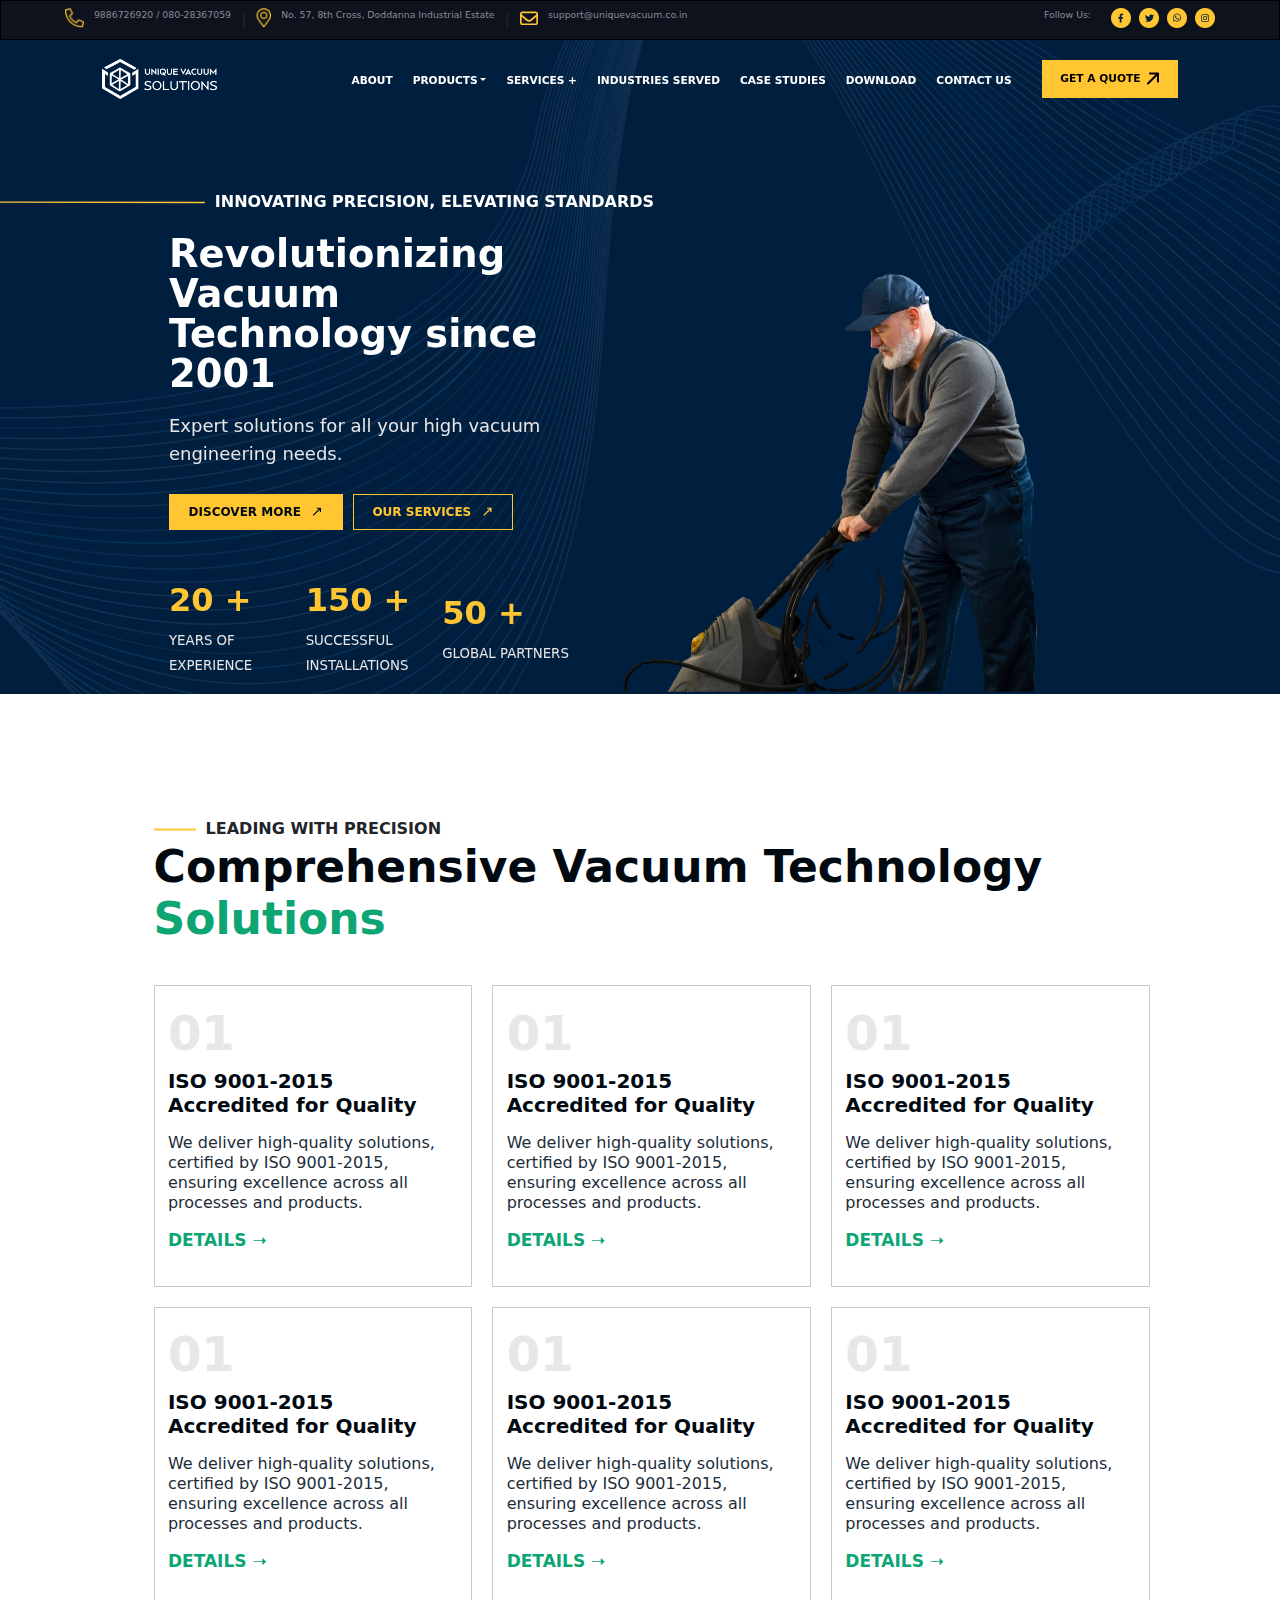
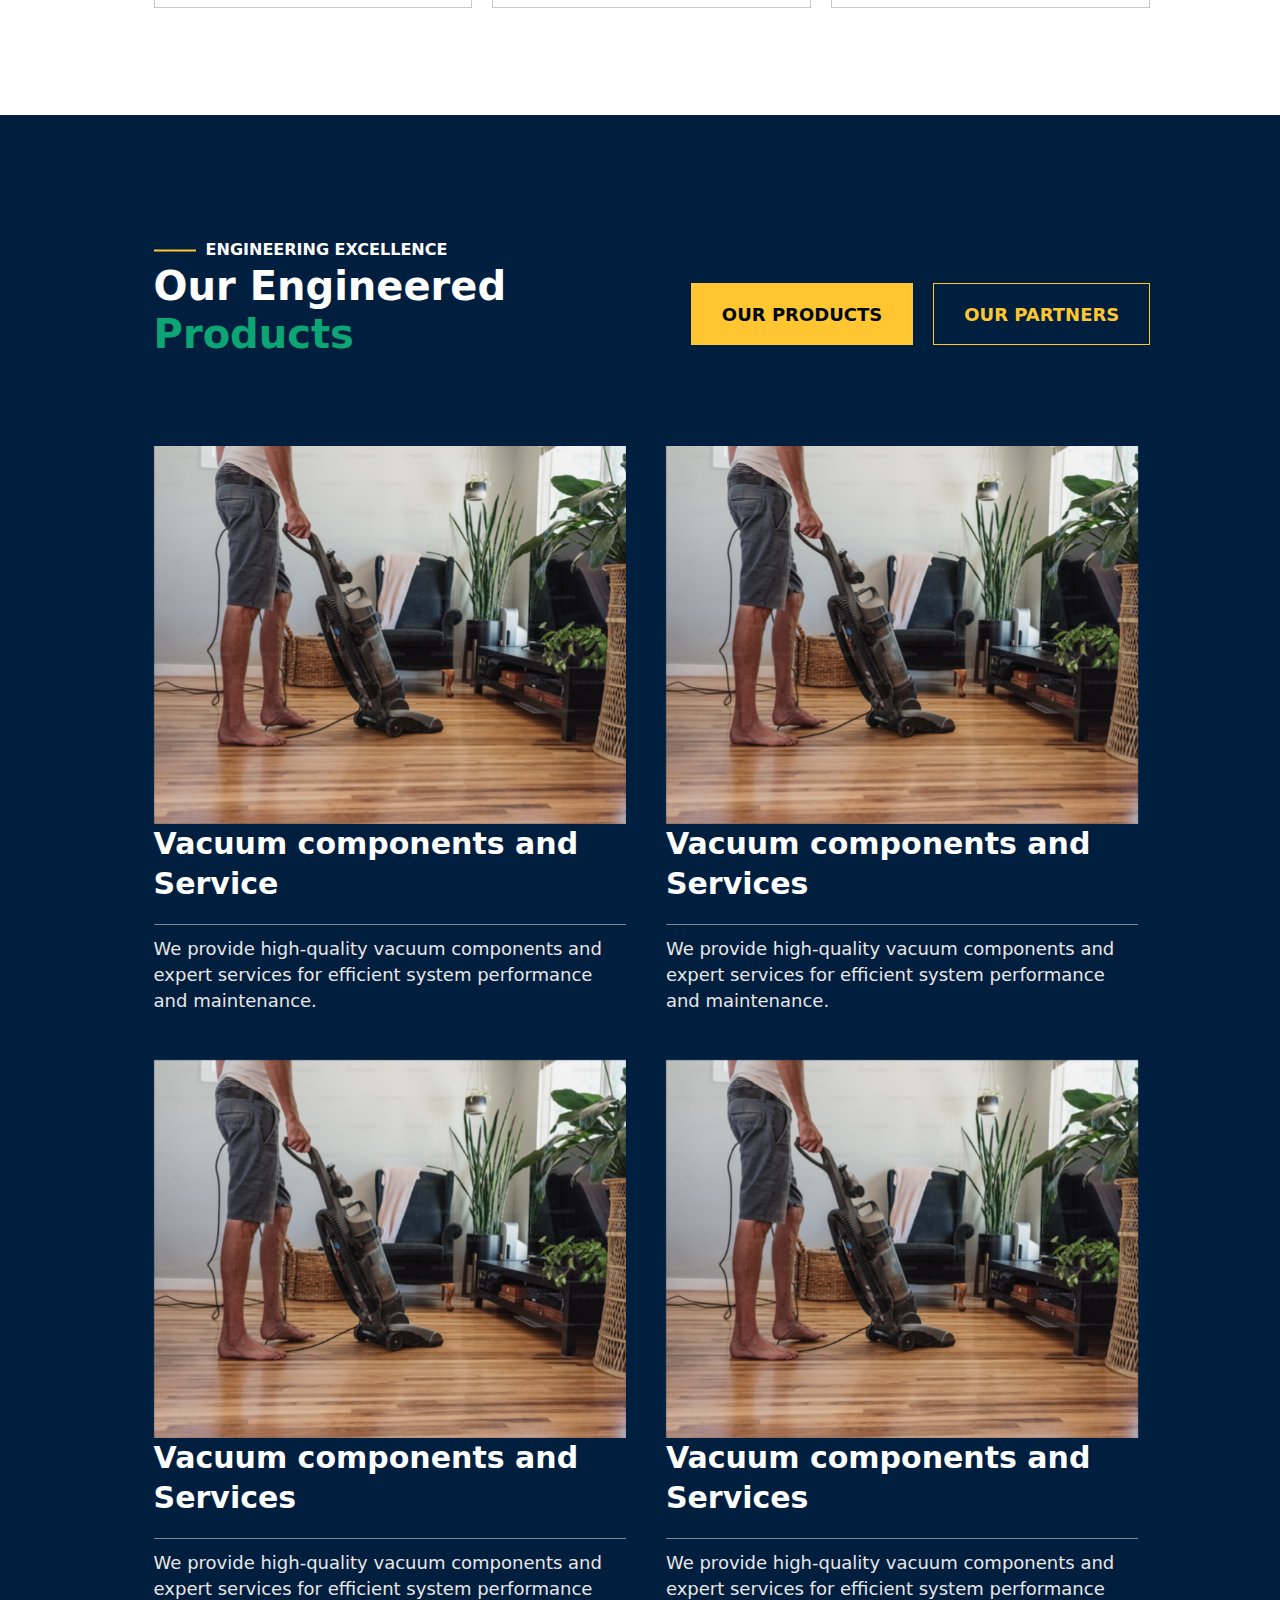
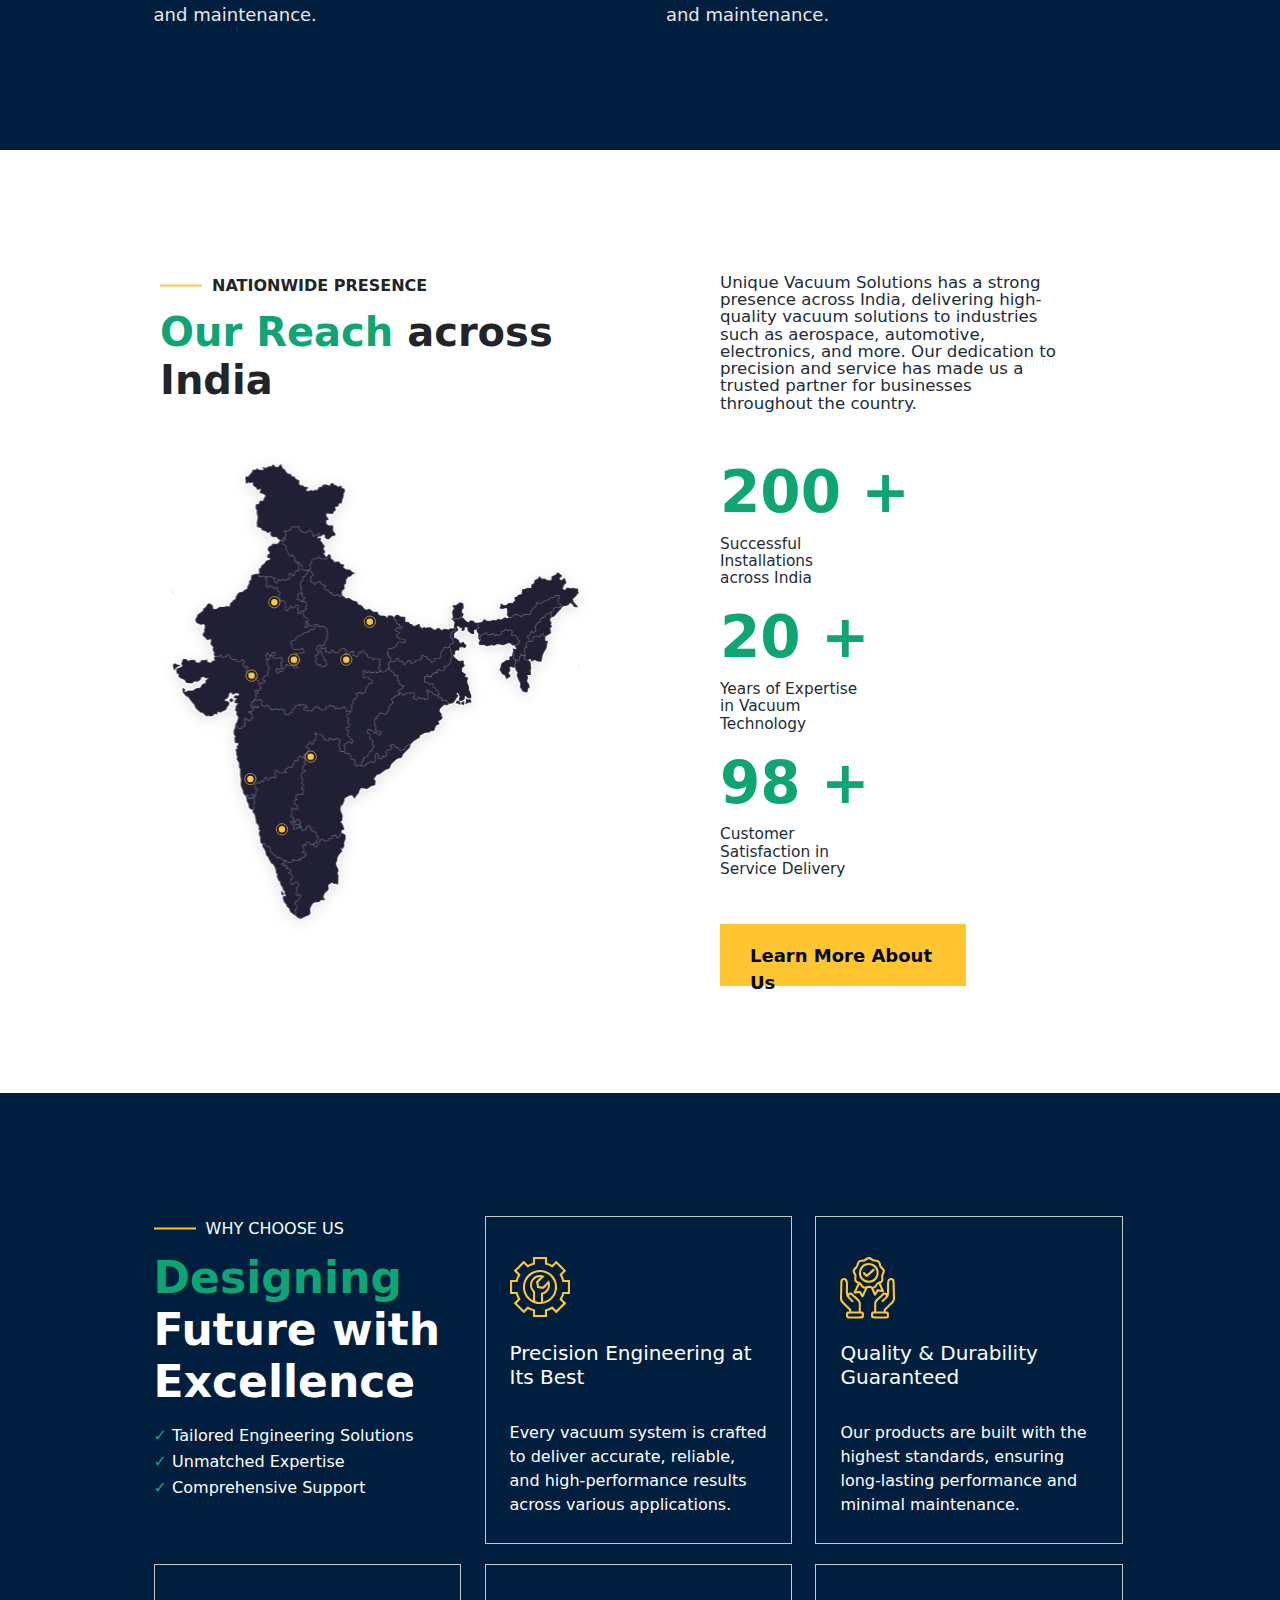
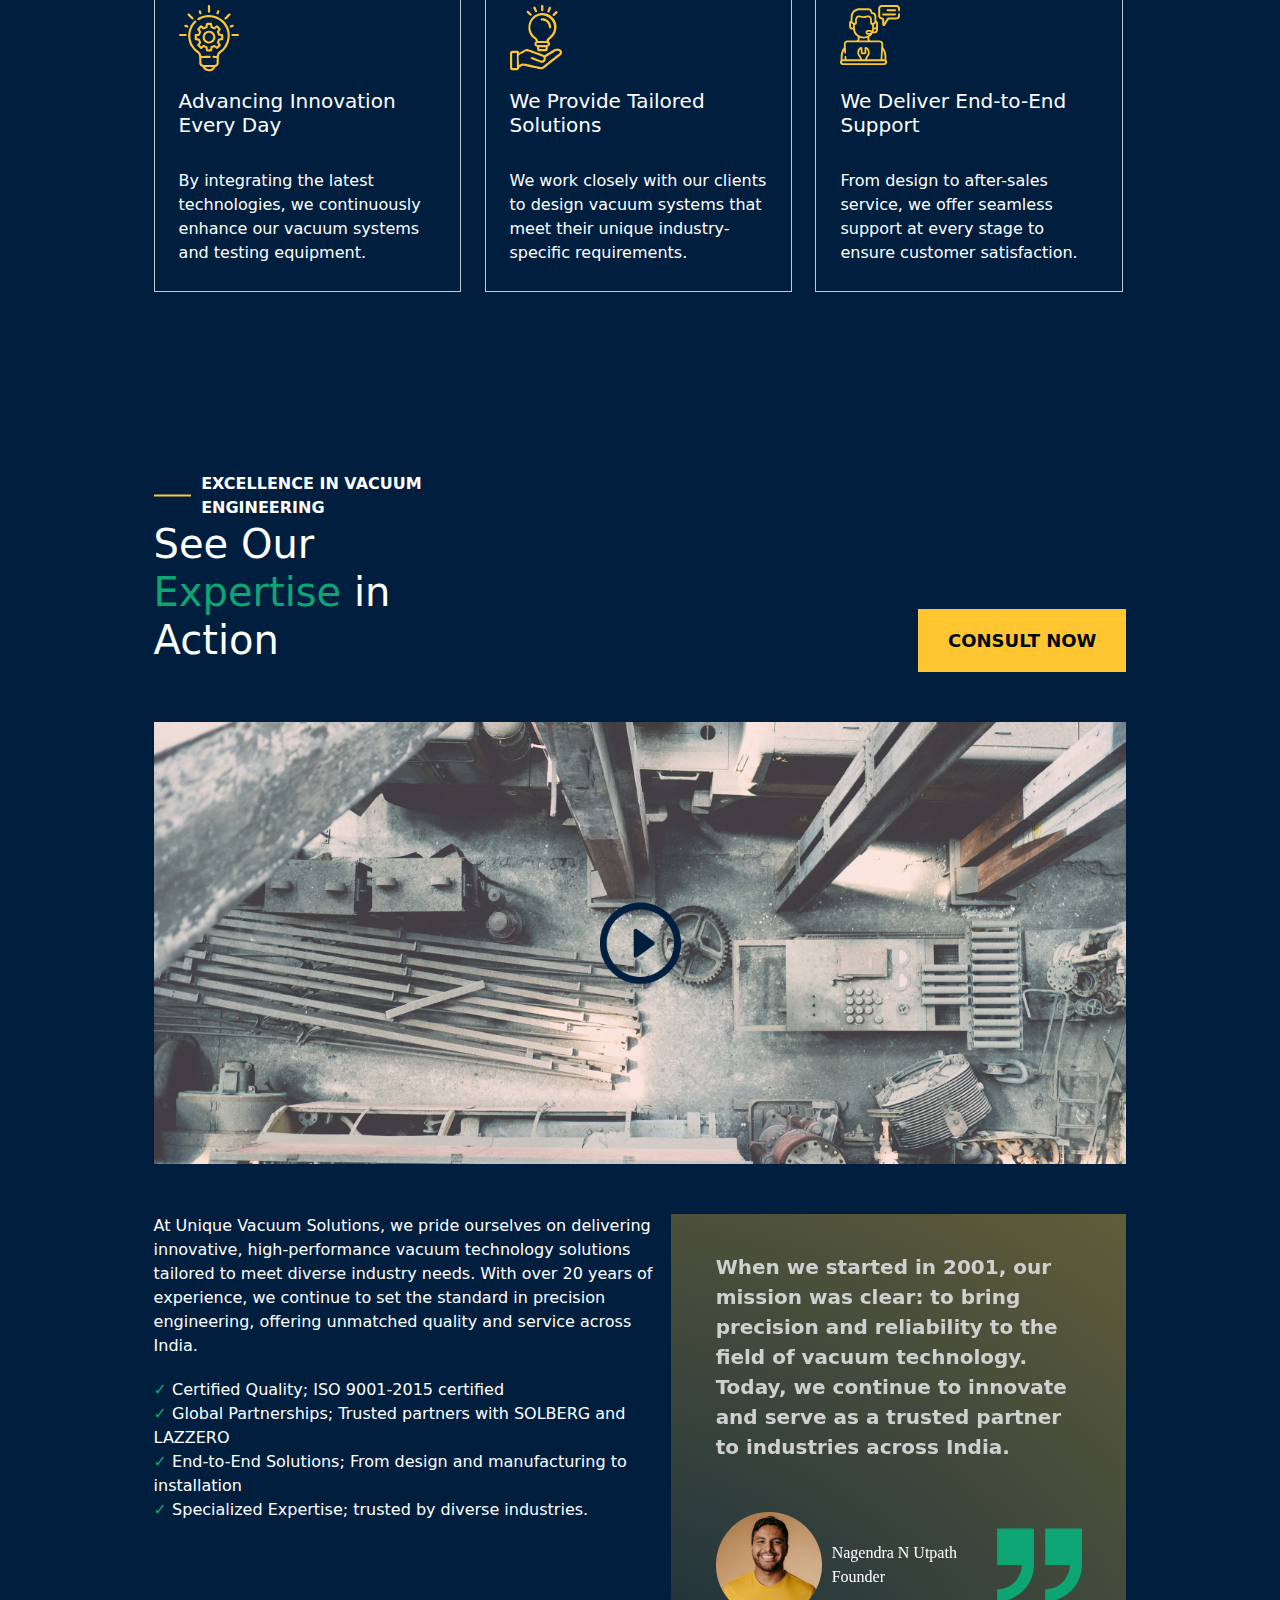
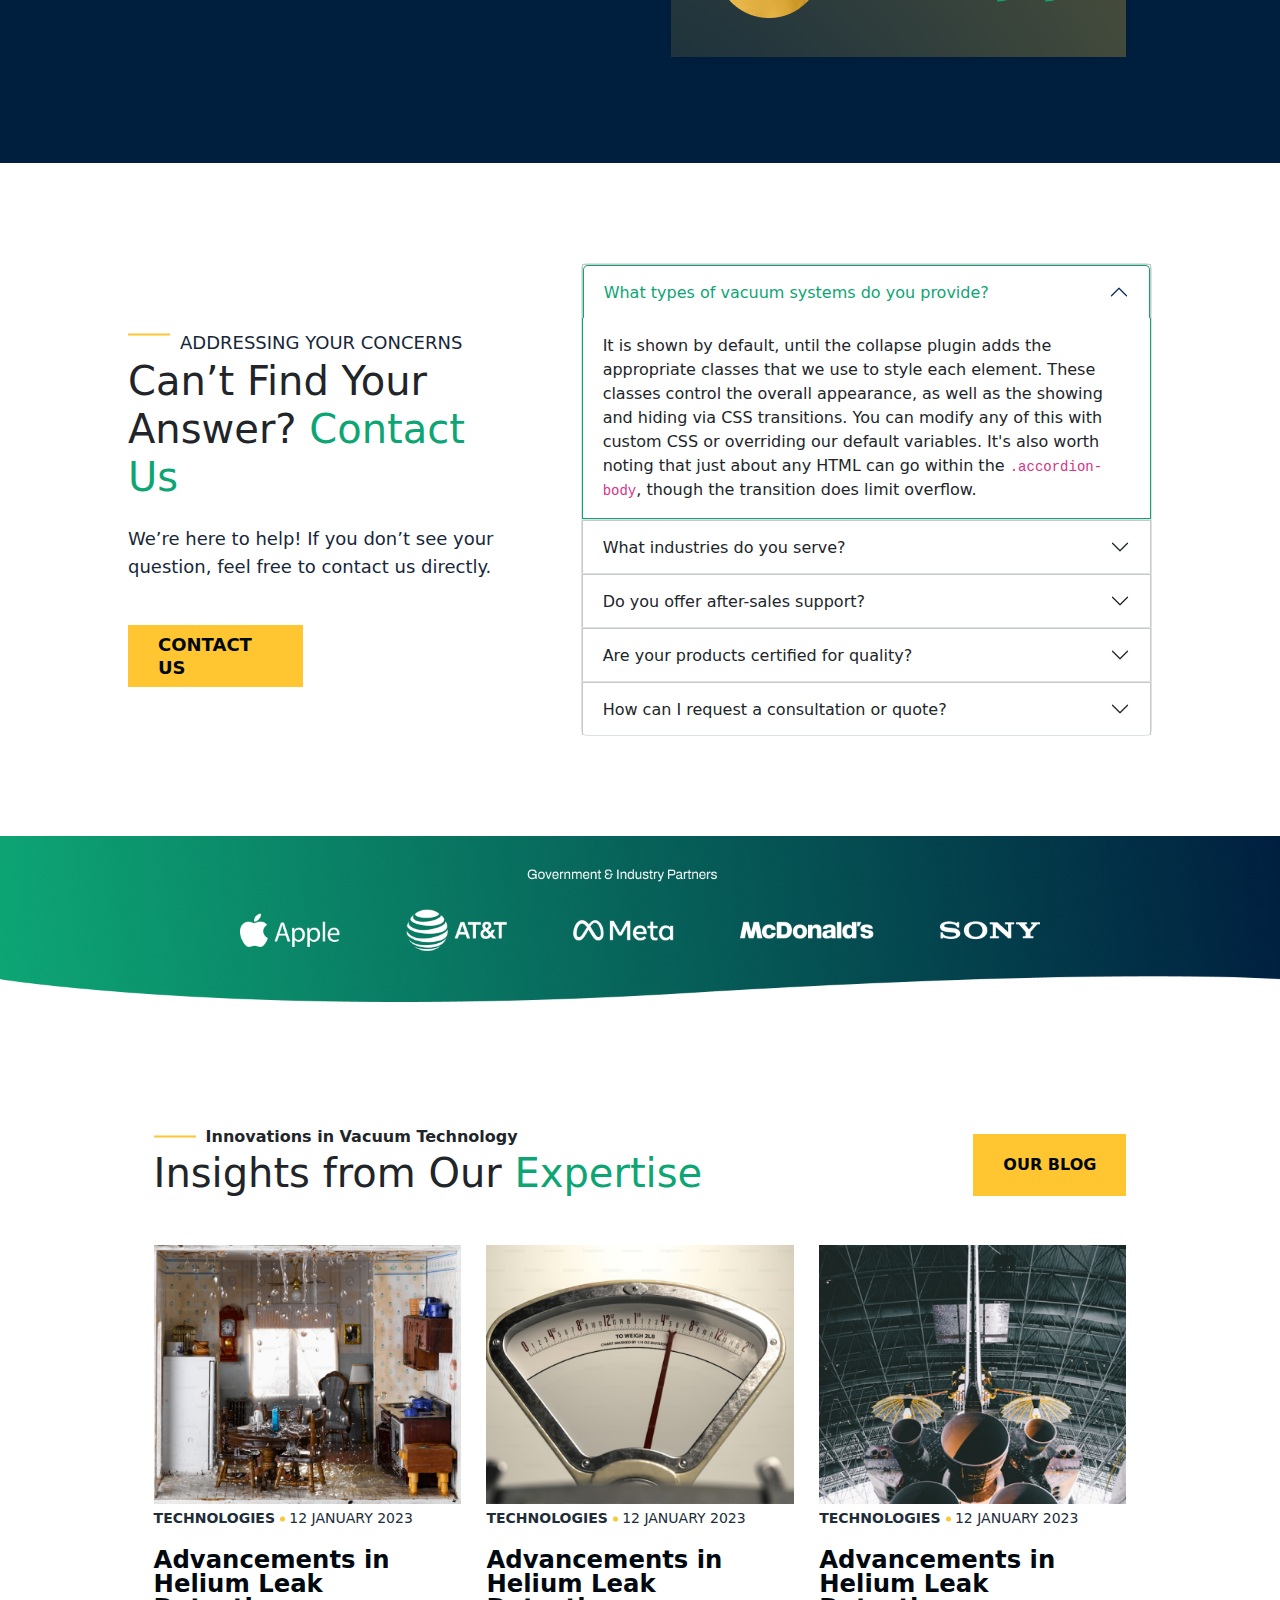
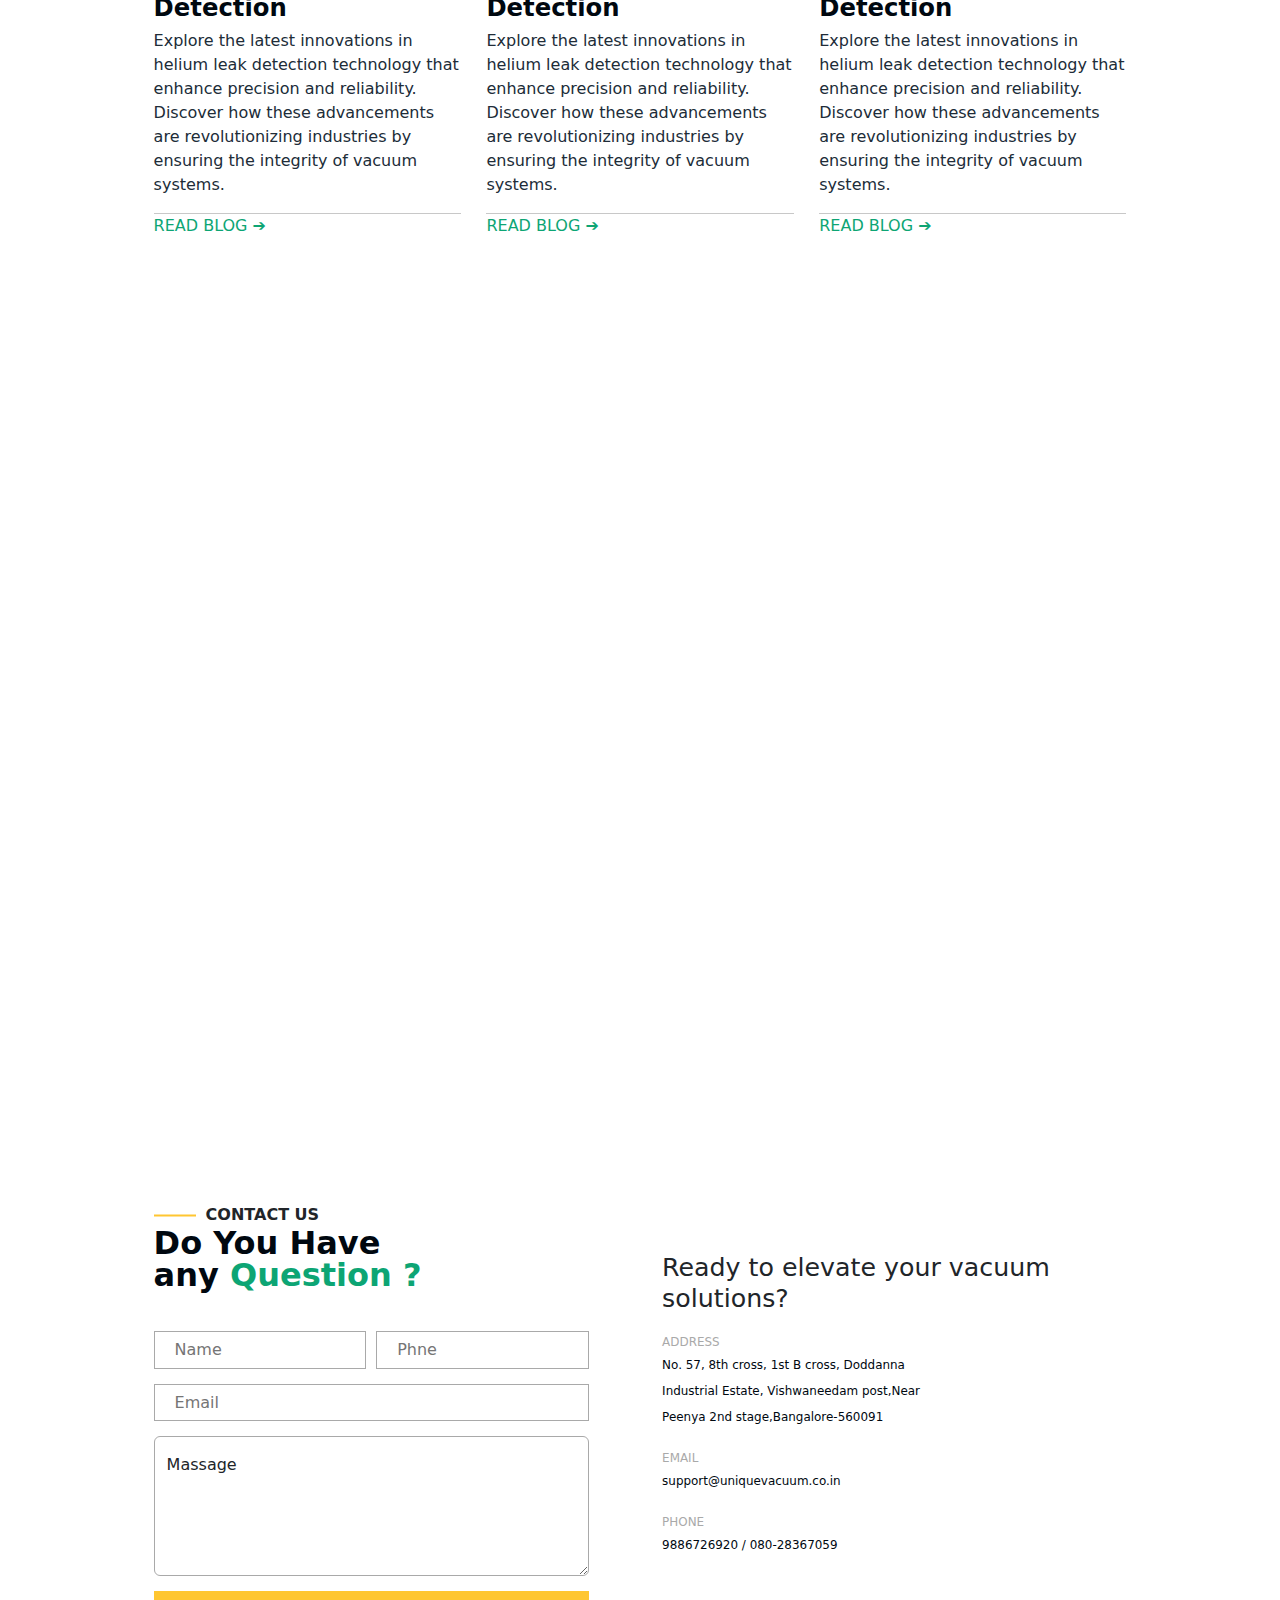
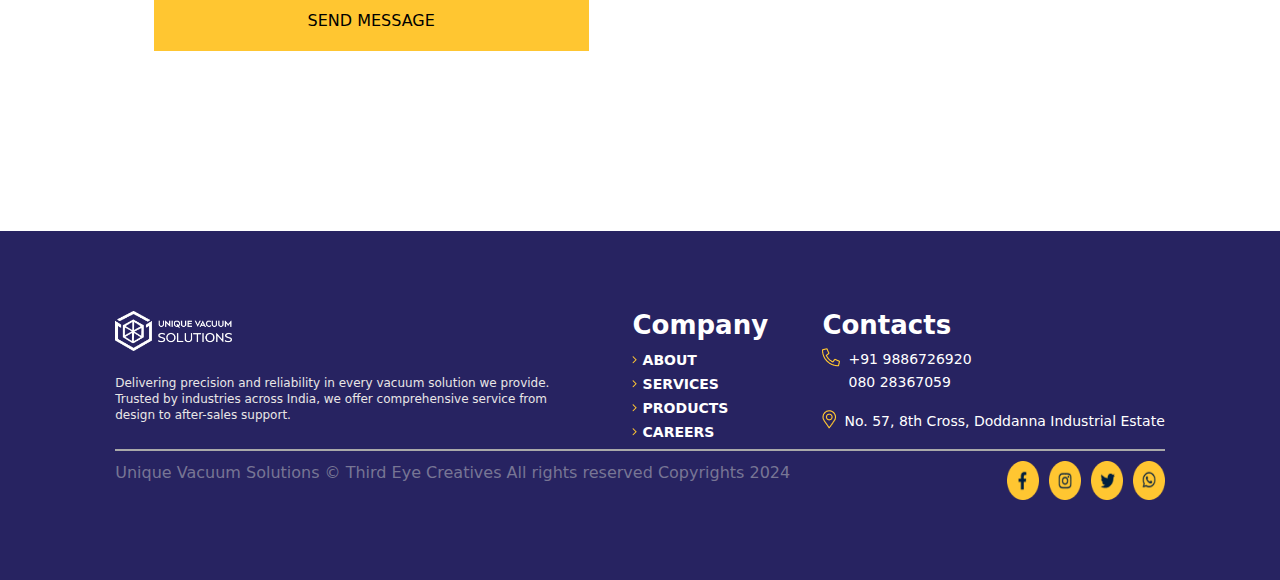
<file: index.html>
<!DOCTYPE html>
<html lang="en">
  <head>
    <meta charset="UTF-8" />
    <meta name="viewport" content="width=device-width, initial-scale=1.0" />
    <title>UVC</title>
    <link rel="stylesheet" href="./assests/css/style.css" />
    <link rel="stylesheet" href="./assests/css/navigation.css" />
    <link rel="stylesheet" href="./assests/css/footer.css">
    <link
      rel="stylesheet"
      href="./OwlCarousel2-master/OwlCarousel2-master/dist/assets/owl.carousel.min.css"
    />
    <link
      rel="stylesheet"
      href="./OwlCarousel2-master/OwlCarousel2-master/dist/assets/owl.theme.default.min.css"
    />

    <link
      rel="stylesheet"
      href="./bootstrap-5.3.3-dist/css/bootstrap.min.css"
    />
  </head>
  <style>
  @media (max-width: 1024px) {
    .d-mobile {
      display: block !important;
    }
    .d-desktop {
      display: none !important;
    }
  }

  @media (min-width: 1024px) {
    .d-mobile {
      display: none !important;
    }
    .d-desktop {
      display: block !important;
    }
  }
</style>
  <body>
    <div class="d-desktop d-none d-md-block">
      <nav>
        <div class="contanctNav">
          <div class="contacts">
            <div>
              <img src="./assests/img/call.png" alt="" />
              <p>9886726920 / 080-28367059</p>
            </div>
            |
            <div>
              <img src="./assests/img/mapdot.png" alt="" />
              <p>No. 57, 8th Cross, Doddanna Industrial Estate</p>
            </div>
            |
            <div>
              <img src="./assests/img/msg.svg" alt="" width="18px" />
              <p>support@uniquevacuum.co.in</p>
            </div>
          </div>
          <div class="socialNav">
            <p>Follow Us:</p>
            <div>
              <img src="./assests/img/1fb.png" alt="" />
              <img src="./assests/img/twitter1.png" alt="" />
              <img src="./assests/img/whapp1.png" alt="" />
              <img src="./assests/img/insta1.png" alt="" />
            </div>
          </div>
        </div>
        <div class="navigationBox navigationBox2" id="navBarBox"></div>
      </nav>
    </div>
    <!-- nav mobile -->
    <div class="d-mobile d-block d-md-none" id="navBarMobile">
    </div>

    <!-- BODY -->
    <div class="body">
      <!-- Hero -->
      <!-- <div class="d-none d-md-block"> -->
        <div class="hero">
          <div class="owl-carousel" id="heroCarousel">
            <div class="item">
              <div class="lineText">
                <svg
                  xmlns="http://www.w3.org/2000/svg"
                  width="16vw"
                  height="3"
                  viewBox="0 0 319 3"
                  fill="none"
                >
                  <path
                    d="M-37 1L318 1.5"
                    stroke="#FFC631"
                    stroke-width="2"
                    stroke-linecap="square"
                  />
                </svg>
                <p>INNOVATING PRECISION, ELEVATING STANDARDS</p>
              </div>
              <div class="heroBotDiv">
                <div class="leftBotHero">
                  <h1>Revolutionizing Vacuum Technology since 2001</h1>
                  <p>
                    Expert solutions for all your high vacuum engineering needs.
                  </p>
                  <div class="heroBtns">
                    <button>DISCOVER MORE <span class="arrow">↗</span></button>
                    <button>OUR SERVICES<span class="arrow">↗</span></button>
                  </div>
                  <div class="heroCredits">
                    <div>
                      <h1>20 +</h1>
                      <p>YEARS OF EXPERIENCE</p>
                    </div>
                    <div>
                      <h1>150 +</h1>
                      <p>SUCCESSFUL INSTALLATIONS</p>
                    </div>
                    <div>
                      <h1>50 +</h1>
                      <p>GLOBAL PARTNERS</p>
                    </div>
                  </div>
                </div>
                <div class="rightBotHero">
                  <img src="./assests/img/man.png" alt="" />
                </div>
              </div>
            </div>
            <!-- <div class="item">item 4</div> -->
          </div>
        </div>
      <!-- </div> -->

      <!-- solutions -->

      <div class="solutions" id="solutions">
        <div class="lineText">
          <svg
            xmlns="http://www.w3.org/2000/svg"
            width="42"
            height="3"
            viewBox="0 0 42 3"
            fill="none"
          >
            <path
              d="M1 1.5H41"
              stroke="#FFC631"
              stroke-width="2"
              stroke-linecap="square"
            />
          </svg>
          <p>LEADING WITH PRECISION</p>
        </div>
        <div class="solutionsheading">
          <h1>
            Comprehensive Vacuum Technology
            <span style="color: #0da574">Solutions</span>
          </h1>
        </div>
        <div class="solutionGrid">
          <div class="solutionGridBox">
            <h1>01</h1>
            <p class="solGridpara1">ISO 9001-2015 Accredited for Quality</p>
            <p class="solGridpara2">
              We deliver high-quality solutions, certified by ISO 9001-2015,
              ensuring excellence across all processes and products.
            </p>
            <p class="solGridpara3">DETAILS ➝</p>
          </div>
          <div class="solutionGridBox">
            <h1>01</h1>
            <p class="solGridpara1">ISO 9001-2015 Accredited for Quality</p>
            <p class="solGridpara2">
              We deliver high-quality solutions, certified by ISO 9001-2015,
              ensuring excellence across all processes and products.
            </p>
            <p class="solGridpara3">DETAILS ➝</p>
          </div>
          <div class="solutionGridBox">
            <h1>01</h1>
            <p class="solGridpara1">ISO 9001-2015 Accredited for Quality</p>
            <p class="solGridpara2">
              We deliver high-quality solutions, certified by ISO 9001-2015,
              ensuring excellence across all processes and products.
            </p>
            <p class="solGridpara3">DETAILS ➝</p>
          </div>
          <div class="solutionGridBox">
            <h1>01</h1>
            <p class="solGridpara1">ISO 9001-2015 Accredited for Quality</p>
            <p class="solGridpara2">
              We deliver high-quality solutions, certified by ISO 9001-2015,
              ensuring excellence across all processes and products.
            </p>
            <p class="solGridpara3">DETAILS ➝</p>
          </div>
          <div class="solutionGridBox">
            <h1>01</h1>
            <p class="solGridpara1">ISO 9001-2015 Accredited for Quality</p>
            <p class="solGridpara2">
              We deliver high-quality solutions, certified by ISO 9001-2015,
              ensuring excellence across all processes and products.
            </p>
            <p class="solGridpara3">DETAILS ➝</p>
          </div>
          <div class="solutionGridBox">
            <h1>01</h1>
            <p class="solGridpara1">ISO 9001-2015 Accredited for Quality</p>
            <p class="solGridpara2">
              We deliver high-quality solutions, certified by ISO 9001-2015,
              ensuring excellence across all processes and products.
            </p>
            <p class="solGridpara3">DETAILS ➝</p>
          </div>
        </div>
      </div>
      <!-- </div> -->
      <!-- product -->

      <div class="product" id="product">
        <div class="lineText">
          <svg
            xmlns="http://www.w3.org/2000/svg"
            width="42"
            height="3"
            viewBox="0 0 42 3"
            fill="none"
          >
            <path
              d="M1 1.5H41"
              stroke="#FFC631"
              stroke-width="2"
              stroke-linecap="square"
            />
          </svg>
          <p style="color: white">ENGINEERING EXCELLENCE</p>
        </div>
        <div class="productHead">
          <div class="producth1">
            <h1>
              Our Engineered
              <span style="color: #0da574">Products</span>
            </h1>
          </div>
          <div class="productHeadBtn">
            <div>OUR PRODUCTS</div>
            <div class="productHeadBtn2">OUR PARTNERS</div>
          </div>
        </div>
        <div class="productGrid">
          <div class="productGridBox">
            <div class="productGridImg">
              <img src="./assests/img/Mask.png" class="productImgs" alt="" />
              <div class="productImgMiddle">
                <div class="text">View Details</div>
              </div>
            </div>
            <h1>Vacuum components and Service</h1>
            <div class="productBoxLine">
              <svg
                xmlns="http://www.w3.org/2000/svg"
                width="100%"
                height="1"
                viewBox="0 0 627 1"
                fill="none"
              >
                <path d="M1 0.5H626" stroke="#A9A9A9" stroke-linecap="square" />
              </svg>
            </div>
            <p>
              We provide high-quality vacuum components and expert services for
              efficient system performance and maintenance.
            </p>
          </div>
          <div class="productGridBox">
            <div class="productGridImg">
              <img src="./assests/img/Mask.png" class="productImgs" alt="" />
              <div class="productImgMiddle">
                <div class="text">View Details</div>
              </div>
            </div>
            <h1>Vacuum components and Services</h1>
            <div class="productBoxLine">
              <svg
                xmlns="http://www.w3.org/2000/svg"
                width="100%"
                height="1"
                viewBox="0 0 627 1"
                fill="none"
              >
                <path d="M1 0.5H626" stroke="#A9A9A9" stroke-linecap="square" />
              </svg>
            </div>
            <p>
              We provide high-quality vacuum components and expert services for
              efficient system performance and maintenance.
            </p>
          </div>
          <div class="productGridBox">
            <div class="productGridImg">
              <img src="./assests/img/Mask.png" class="productImgs" alt="" />
              <div class="productImgMiddle">
                <div class="text">View Details</div>
              </div>
            </div>
            <h1>Vacuum components and Services</h1>
            <div class="productBoxLine">
              <svg
                xmlns="http://www.w3.org/2000/svg"
                width="100%"
                height="1"
                viewBox="0 0 627 1"
                fill="none"
              >
                <path d="M1 0.5H626" stroke="#A9A9A9" stroke-linecap="square" />
              </svg>
            </div>
            <p>
              We provide high-quality vacuum components and expert services for
              efficient system performance and maintenance.
            </p>
          </div>
          <div class="productGridBox">
            <div class="productGridImg">
              <img src="./assests/img/Mask.png" class="productImgs" alt="" />
              <div class="productImgMiddle">
                <div class="text">View Details</div>
              </div>
            </div>
            <h1>Vacuum components and Services</h1>
            <div class="productBoxLine">
              <svg
                xmlns="http://www.w3.org/2000/svg"
                width="100%"
                height="1"
                viewBox="0 0 627 1"
                fill="none"
              >
                <path d="M1 0.5H626" stroke="#A9A9A9" stroke-linecap="square" />
              </svg>
            </div>
            <p>
              We provide high-quality vacuum components and expert services for
              efficient system performance and maintenance.
            </p>
          </div>
        </div>
      </div>

      <!-- map -->

      <div class="map" id="map">
        <div class="mapRight">
          <div class="lineText">
            <svg
              xmlns="http://www.w3.org/2000/svg"
              width="42"
              height="3"
              viewBox="0 0 42 3"
              fill="none"
            >
              <path
                d="M1 1.5H41"
                stroke="#FFC631"
                stroke-width="2"
                stroke-linecap="square"
              />
            </svg>
            <p>NATIONWIDE PRESENCE</p>
          </div>
          <div class="maph1">
            <h1>
              <span style="color: #0da574">Our Reach</span>
              across India
            </h1>
          </div>
          <div class="mapbox">
            <img src="./assests/img/map-dot.svg" alt="" />
          </div>
        </div>
        <div class="mapLeft">
          <p class="mapTopP">
            Unique Vacuum Solutions has a strong presence across India,
            delivering high-quality vacuum solutions to industries such as
            aerospace, automotive, electronics, and more. Our dedication to
            precision and service has made us a trusted partner for businesses
            throughout the country.
          </p>
          <div class="mapLeftStats">
            <div class="mapLeftNum">
              <h1>200 +</h1>
              <p>Successful Installations across India</p>
            </div>
            <div class="mapLeftNum">
              <h1>20 +</h1>
              <p>Years of Expertise in Vacuum Technology</p>
            </div>
            <div class="mapLeftNum">
              <h1>98 +</h1>
              <p>Customer Satisfaction in Service Delivery</p>
            </div>
          </div>
          <div class="mapDiv">Learn More About Us</div>
        </div>
      </div>
      <!-- </div> -->

      <!-- future -->

      <div class="future" id="future">
        <div class="futureGrid">
          <div class="futureGridBox">
            <div class="lineText">
              <svg
                xmlns="http://www.w3.org/2000/svg"
                width="42"
                height="3"
                viewBox="0 0 42 3"
                fill="none"
              >
                <path
                  d="M1 1.5H41"
                  stroke="#FFC631"
                  stroke-width="2"
                  stroke-linecap="square"
                />
              </svg>
              <p style="color: white">WHY CHOOSE US</p>
            </div>
            <h1>
              <span style="color: #0da574">Designing</span> Future with
              Excellence
            </h1>
            <p>
              <span style="color: #0da574">✓ </span> Tailored Engineering
              Solutions
            </p>
            <p><span style="color: #0da574">✓ </span>Unmatched Expertise</p>
            <p><span style="color: #0da574">✓ </span> Comprehensive Support</p>
          </div>
          <div class="futureGridBox1">
            <div class="futureBoxicon">
              <svg
                xmlns="http://www.w3.org/2000/svg"
                width="60"
                height="60"
                viewBox="0 0 60 60"
                fill="none"
              >
                <path
                  d="M22.9688 0C27.6094 0 32.25 0 37.0312 0C37.0312 1.97227 37.0312 3.94453 37.0312 5.97656C37.3793 6.05391 37.7273 6.13125 38.0859 6.21094C38.2767 6.27288 38.4661 6.33954 38.6522 6.41418C38.7474 6.4522 38.8427 6.49021 38.9408 6.52937C39.0868 6.58927 39.0868 6.58927 39.2358 6.65039C39.3379 6.69139 39.4399 6.73238 39.5451 6.77462C40.2446 7.05988 40.9089 7.37789 41.5649 7.7536C41.8291 7.88258 41.8291 7.88258 42.0617 7.76435C42.3167 7.60992 42.5031 7.44696 42.7129 7.23558C42.7903 7.15818 42.8677 7.08077 42.9474 7.00102C43.0296 6.91764 43.1118 6.83426 43.1964 6.74835C43.2816 6.66285 43.3668 6.57734 43.4545 6.48925C43.7261 6.21636 43.9968 5.94267 44.2676 5.66895C44.4517 5.48365 44.6359 5.29841 44.8201 5.11322C45.2713 4.65943 45.7218 4.20492 46.1719 3.75C46.7905 4.26687 47.3668 4.81152 47.9352 5.38279C48.0256 5.47319 48.116 5.56358 48.2091 5.65672C48.5055 5.95318 48.8015 6.25006 49.0974 6.54694C49.3038 6.75352 49.5102 6.96008 49.7166 7.16661C50.258 7.70847 50.7991 8.25069 51.3401 8.79297C51.8929 9.34703 52.4461 9.90069 52.9992 10.4544C54.0831 11.5396 55.1667 12.6251 56.25 13.7109C55.5151 14.578 55.5151 14.578 55.1551 14.9363C55.0871 15.0043 55.0191 15.0723 54.9491 15.1423C54.8784 15.2124 54.8077 15.2825 54.7348 15.3548C54.6604 15.429 54.5859 15.5033 54.5092 15.5798C54.2743 15.8141 54.039 16.0479 53.8037 16.2817C53.6432 16.4417 53.4826 16.6017 53.3221 16.7617C52.9312 17.1513 52.5399 17.5406 52.1484 17.9297C52.2745 18.3212 52.4019 18.6992 52.5861 19.0672C52.6241 19.1447 52.662 19.2222 52.7012 19.302C52.7611 19.4239 52.7611 19.4239 52.8223 19.5483C53.1652 20.2608 53.4677 20.9778 53.7305 21.7236C53.7603 21.8079 53.7902 21.8922 53.821 21.979C53.939 22.3235 54.0234 22.602 54.0234 22.9688C55.9957 22.9688 57.968 22.9688 60 22.9688C60 27.6094 60 32.25 60 37.0312C58.0277 37.0312 56.0555 37.0312 54.0234 37.0312C53.9461 37.3793 53.8688 37.7273 53.7891 38.0859C53.7271 38.2767 53.6605 38.4661 53.5858 38.6522C53.5478 38.7474 53.5098 38.8427 53.4706 38.9408C53.4307 39.0382 53.3908 39.1355 53.3496 39.2358C53.3086 39.3379 53.2676 39.4399 53.2254 39.5451C52.9401 40.2446 52.6221 40.9089 52.2464 41.5649C52.1174 41.8291 52.1174 41.8291 52.2357 42.0617C52.3901 42.3167 52.553 42.5031 52.7644 42.7129C52.8418 42.7903 52.9192 42.8677 52.999 42.9474C53.0824 43.0296 53.1657 43.1118 53.2516 43.1964C53.3372 43.2816 53.4227 43.3668 53.5108 43.4545C53.7836 43.7261 54.0573 43.9968 54.3311 44.2676C54.5163 44.4517 54.7016 44.6359 54.8868 44.8201C55.3406 45.2713 55.7951 45.7218 56.25 46.1719C55.7331 46.7905 55.1885 47.3668 54.6172 47.9352C54.5268 48.0256 54.4364 48.116 54.3433 48.2091C54.0468 48.5055 53.7499 48.8015 53.4531 49.0974C53.2465 49.3038 53.0399 49.5102 52.8334 49.7166C52.2915 50.258 51.7493 50.7991 51.207 51.3401C50.653 51.8929 50.0993 52.4461 49.5456 52.9992C48.4604 54.0831 47.3749 55.1667 46.2891 56.25C45.422 55.5151 45.422 55.5151 45.0637 55.1551C44.9957 55.0871 44.9277 55.0191 44.8577 54.9491C44.7525 54.843 44.7525 54.843 44.6452 54.7348C44.5338 54.6231 44.5338 54.6231 44.4202 54.5092C44.1859 54.2743 43.9521 54.039 43.7183 53.8037C43.5583 53.6432 43.3983 53.4826 43.2383 53.3221C42.8487 52.9312 42.4594 52.5399 42.0703 52.1484C41.6788 52.2745 41.3008 52.4019 40.9328 52.5861C40.8553 52.6241 40.7778 52.662 40.698 52.7012C40.6167 52.7411 40.5354 52.7811 40.4517 52.8223C39.7392 53.1652 39.0222 53.4677 38.2764 53.7305C38.1921 53.7603 38.1078 53.7902 38.021 53.821C37.6765 53.939 37.398 54.0234 37.0312 54.0234C37.0312 55.9957 37.0312 57.968 37.0312 60C32.3906 60 27.75 60 22.9688 60C22.9688 58.0277 22.9688 56.0555 22.9688 54.0234C22.6207 53.9461 22.2727 53.8688 21.9141 53.7891C21.7233 53.7271 21.5339 53.6605 21.3478 53.5858C21.2526 53.5478 21.1573 53.5098 21.0592 53.4706C20.9618 53.4307 20.8645 53.3908 20.7642 53.3496C20.6621 53.3086 20.5601 53.2676 20.4549 53.2254C19.7554 52.9401 19.0911 52.6221 18.4351 52.2464C18.1709 52.1174 18.1709 52.1174 17.9383 52.2357C17.6833 52.3901 17.4969 52.553 17.2871 52.7644C17.2097 52.8418 17.1323 52.9192 17.0526 52.999C16.9704 53.0824 16.8883 53.1657 16.8036 53.2516C16.7184 53.3372 16.6332 53.4227 16.5455 53.5108C16.2739 53.7836 16.0032 54.0573 15.7324 54.3311C15.5483 54.5163 15.3641 54.7016 15.1799 54.8868C14.7287 55.3406 14.2782 55.7951 13.8281 56.25C13.2095 55.7331 12.6332 55.1885 12.0648 54.6172C11.9744 54.5268 11.884 54.4364 11.7909 54.3433C11.4945 54.0468 11.1985 53.7499 10.9026 53.4531C10.6962 53.2465 10.4898 53.0399 10.2834 52.8334C9.74197 52.2915 9.20091 51.7493 8.65992 51.207C8.10713 50.653 7.55394 50.0993 7.00081 49.5456C5.91688 48.4604 4.83331 47.3749 3.75 46.2891C4.48494 45.422 4.48494 45.422 4.84491 45.0637C4.9129 44.9957 4.98089 44.9277 5.05093 44.8577C5.12164 44.7876 5.19235 44.7175 5.2652 44.6452C5.33963 44.571 5.41407 44.4967 5.49076 44.4202C5.72566 44.1859 5.96097 43.9521 6.19629 43.7183C6.35684 43.5583 6.51736 43.3983 6.67786 43.2383C7.06878 42.8487 7.46007 42.4594 7.85156 42.0703C7.72546 41.6788 7.59809 41.3008 7.41394 40.9328C7.37595 40.8553 7.33796 40.7778 7.29881 40.698C7.23888 40.5761 7.23888 40.5761 7.17773 40.4517C6.83482 39.7392 6.53229 39.0222 6.26953 38.2764C6.22472 38.15 6.22472 38.15 6.17901 38.021C6.06095 37.6765 5.97656 37.398 5.97656 37.0312C4.0043 37.0312 2.03203 37.0312 0 37.0312C0 32.3906 0 27.75 0 22.9688C1.97227 22.9688 3.94453 22.9688 5.97656 22.9688C6.05391 22.6207 6.13125 22.2727 6.21094 21.9141C6.27288 21.7233 6.33954 21.5339 6.41418 21.3478C6.4522 21.2526 6.49021 21.1573 6.52937 21.0592C6.56931 20.9618 6.60924 20.8645 6.65039 20.7642C6.69139 20.6621 6.73238 20.5601 6.77462 20.4549C7.05988 19.7554 7.37789 19.0911 7.7536 18.4351C7.88258 18.1709 7.88258 18.1709 7.76435 17.9383C7.60992 17.6833 7.44696 17.4969 7.23558 17.2871C7.15818 17.2097 7.08077 17.1323 7.00102 17.0526C6.91764 16.9704 6.83426 16.8883 6.74835 16.8036C6.66285 16.7184 6.57734 16.6332 6.48925 16.5455C6.21636 16.2739 5.94267 16.0032 5.66895 15.7324C5.48365 15.5483 5.29841 15.3641 5.11322 15.1799C4.65943 14.7287 4.20492 14.2782 3.75 13.8281C4.26687 13.2095 4.81152 12.6332 5.38279 12.0648C5.47319 11.9744 5.56358 11.884 5.65672 11.7909C5.95318 11.4945 6.25006 11.1985 6.54694 10.9026C6.75352 10.6962 6.96008 10.4898 7.16661 10.2834C7.70847 9.74197 8.25069 9.20091 8.79297 8.65992C9.34703 8.10713 9.90069 7.55394 10.4544 7.00081C11.5396 5.91688 12.6251 4.83331 13.7109 3.75C14.578 4.48494 14.578 4.48494 14.9363 4.84491C15.0383 4.94689 15.0383 4.94689 15.1423 5.05093C15.2124 5.12164 15.2825 5.19235 15.3548 5.2652C15.429 5.33963 15.5033 5.41407 15.5798 5.49076C15.8141 5.72566 16.0479 5.96097 16.2817 6.19629C16.4417 6.35684 16.6017 6.51736 16.7617 6.67786C17.1513 7.06878 17.5406 7.46007 17.9297 7.85156C18.3212 7.72546 18.6992 7.59809 19.0672 7.41394C19.1447 7.37595 19.2222 7.33796 19.302 7.29881C19.3833 7.25886 19.4646 7.2189 19.5483 7.17773C20.2608 6.83482 20.9778 6.53229 21.7236 6.26953C21.85 6.22472 21.85 6.22472 21.979 6.17901C22.3235 6.06095 22.602 5.97656 22.9688 5.97656C22.9688 4.0043 22.9688 2.03203 22.9688 0ZM25.0781 2.10938C25.0781 3.92695 25.0781 5.74453 25.0781 7.61719C24.6914 7.69453 24.3047 7.77187 23.9062 7.85156C21.8419 8.4001 19.767 9.20491 18.0263 10.4614C17.8125 10.5469 17.8125 10.5469 17.5883 10.4569C17.343 10.3121 17.1679 10.1649 16.9678 9.96317C16.8975 9.8928 16.8271 9.82243 16.7546 9.74993C16.6801 9.67424 16.6057 9.59855 16.5289 9.52057C16.4516 9.44287 16.3742 9.36517 16.2945 9.28511C16.048 9.0373 15.8023 8.78868 15.5566 8.54004C15.3895 8.37168 15.2222 8.20338 15.0549 8.03513C14.6454 7.62299 14.2366 7.21013 13.8281 6.79688C13.0243 7.4554 12.3012 8.19177 11.5691 8.92731C11.431 9.06558 11.2929 9.20382 11.1548 9.34204C10.7937 9.70358 10.433 10.0655 10.0723 10.4274C9.70331 10.7977 9.33395 11.1676 8.96461 11.5375C8.24171 12.2616 7.51917 12.9862 6.79688 13.7109C7.25388 14.2581 7.72877 14.7763 8.23517 15.2779C8.3018 15.3443 8.36844 15.4108 8.43709 15.4793C8.64691 15.6885 8.85714 15.8972 9.06738 16.106C9.211 16.249 9.35458 16.392 9.49814 16.5351C9.84741 16.8831 10.197 17.2307 10.5469 17.5781C10.3947 17.9767 10.2215 18.3471 10.015 18.7202C8.32467 21.7395 8.32467 21.7395 7.61719 25.0781C5.79961 25.0781 3.98203 25.0781 2.10938 25.0781C2.10938 28.3266 2.10938 31.575 2.10938 34.9219C3.92695 34.9219 5.74453 34.9219 7.61719 34.9219C7.69453 35.3086 7.77187 35.6953 7.85156 36.0938C8.42439 38.1295 9.20639 40.2623 10.4637 41.9807C10.5469 42.1875 10.5469 42.1875 10.4567 42.4113C10.3121 42.657 10.1651 42.8319 9.96317 43.0322C9.8928 43.1025 9.82243 43.1729 9.74993 43.2454C9.67424 43.3199 9.59855 43.3943 9.52057 43.4711C9.44287 43.5484 9.36517 43.6258 9.28511 43.7055C9.0373 43.952 8.78868 44.1977 8.54004 44.4434C8.37168 44.6105 8.20338 44.7778 8.03513 44.9451C7.62299 45.3546 7.21013 45.7634 6.79688 46.1719C7.4554 46.9757 8.19177 47.6988 8.92731 48.4309C9.06558 48.569 9.20382 48.7071 9.34204 48.8452C9.70358 49.2063 10.0655 49.567 10.4274 49.9277C10.7977 50.2967 11.1676 50.6661 11.5375 51.0354C12.2616 51.7583 12.9862 52.4808 13.7109 53.2031C14.2581 52.7461 14.7763 52.2712 15.2779 51.7648C15.3443 51.6982 15.4108 51.6316 15.4793 51.5629C15.6885 51.3531 15.8972 51.1429 16.106 50.9326C16.249 50.789 16.392 50.6454 16.5351 50.5019C16.8831 50.1526 17.2307 49.803 17.5781 49.4531C17.9767 49.6053 18.3471 49.7785 18.7202 49.985C21.7395 51.6753 21.7395 51.6753 25.0781 52.3828C25.0781 54.2004 25.0781 56.018 25.0781 57.8906C28.3266 57.8906 31.575 57.8906 34.9219 57.8906C34.9219 56.073 34.9219 54.2555 34.9219 52.3828C35.3086 52.3055 35.6953 52.2281 36.0938 52.1484C38.1581 51.5999 40.233 50.7951 41.9737 49.5386C42.1875 49.4531 42.1875 49.4531 42.4117 49.5431C42.657 49.6879 42.8321 49.8351 43.0322 50.0368C43.1025 50.1072 43.1729 50.1776 43.2454 50.2501C43.3199 50.3258 43.3943 50.4014 43.4711 50.4794C43.5484 50.5571 43.6258 50.6348 43.7055 50.7149C43.952 50.9627 44.1977 51.2113 44.4434 51.46C44.6105 51.6283 44.7778 51.7966 44.9451 51.9649C45.3546 52.377 45.7634 52.7899 46.1719 53.2031C46.9757 52.5446 47.6988 51.8082 48.4309 51.0727C48.569 50.9344 48.7071 50.7962 48.8452 50.658C49.2063 50.2964 49.567 49.9345 49.9277 49.5726C50.2967 49.2023 50.6661 48.8324 51.0354 48.4625C51.7583 47.7384 52.4808 47.0138 53.2031 46.2891C52.7461 45.7419 52.2712 45.2237 51.7648 44.7221C51.6982 44.6557 51.6316 44.5892 51.5629 44.5207C51.3531 44.3115 51.1429 44.1028 50.9326 43.894C50.789 43.751 50.6454 43.608 50.5019 43.4649C50.1526 43.1169 49.803 42.7693 49.4531 42.4219C49.6053 42.0233 49.7785 41.6529 49.985 41.2798C51.6753 38.2605 51.6753 38.2605 52.3828 34.9219C54.2004 34.9219 56.018 34.9219 57.8906 34.9219C57.8906 31.6734 57.8906 28.425 57.8906 25.0781C56.073 25.0781 54.2555 25.0781 52.3828 25.0781C52.3055 24.6914 52.2281 24.3047 52.1484 23.9062C51.5999 21.8419 50.7951 19.767 49.5386 18.0263C49.4531 17.8125 49.4531 17.8125 49.5431 17.5883C49.6879 17.343 49.8351 17.1679 50.0368 16.9678C50.1072 16.8975 50.1776 16.8271 50.2501 16.7546C50.3258 16.6801 50.4014 16.6057 50.4794 16.5289C50.5571 16.4516 50.6348 16.3742 50.7149 16.2945C50.9627 16.048 51.2113 15.8023 51.46 15.5566C51.6283 15.3895 51.7966 15.2222 51.9649 15.0549C52.377 14.6454 52.7899 14.2366 53.2031 13.8281C52.5446 13.0243 51.8082 12.3012 51.0727 11.5691C50.9344 11.431 50.7962 11.2929 50.658 11.1548C50.2964 10.7937 49.9345 10.433 49.5726 10.0723C49.2023 9.70331 48.8324 9.33395 48.4625 8.96461C47.7384 8.24171 47.0138 7.51917 46.2891 6.79688C45.7419 7.25388 45.2237 7.72877 44.7221 8.23517C44.6557 8.3018 44.5892 8.36844 44.5207 8.43709C44.3116 8.64691 44.1028 8.85714 43.894 9.06738C43.751 9.211 43.608 9.35458 43.4649 9.49814C43.1169 9.84741 42.7693 10.197 42.4219 10.5469C42.0233 10.3947 41.6529 10.2215 41.2798 10.015C38.2605 8.32467 38.2605 8.32467 34.9219 7.61719C34.9219 5.79961 34.9219 3.98203 34.9219 2.10938C31.6734 2.10938 28.425 2.10938 25.0781 2.10938Z"
                  fill="#FFC631"
                />
                <path
                  d="M42.1877 17.9296C42.4776 18.2298 42.7448 18.5433 43.008 18.8671C43.0972 18.9752 43.1863 19.0834 43.2781 19.1948C46.087 22.6751 47.4578 27.1277 47.0551 31.5952C46.5169 36.3932 44.169 40.5384 40.4299 43.5937C36.7728 46.3774 32.2423 47.4881 27.7057 46.9567C27.1363 46.8764 26.5773 46.7643 26.0159 46.6405C25.8971 46.618 25.7784 46.5955 25.6561 46.5723C22.8541 45.9806 20.2075 44.2389 18.1643 42.3046C18.0607 42.2085 17.957 42.1124 17.8503 42.0135C15.7165 39.9704 14.2434 37.298 13.4768 34.453C13.4401 34.3196 13.4034 34.1863 13.3656 34.0488C12.3431 29.8345 12.9821 25.1859 15.1475 21.4237C15.7268 20.4786 16.3942 19.5958 17.1096 18.7499C17.178 18.6671 17.2465 18.5843 17.317 18.499C17.7904 17.939 18.2992 17.455 18.8674 16.9921C18.9784 16.9015 19.0895 16.8108 19.2039 16.7174C26.0743 11.2168 35.9142 11.8549 42.1877 17.9296ZM26.0159 15.5858C25.9313 15.6097 25.8467 15.6336 25.7596 15.6582C22.0056 16.7634 18.8771 19.2905 16.9631 22.6903C16.6336 23.3185 16.3324 23.9565 16.0549 24.6093C16.014 24.702 15.973 24.7948 15.9309 24.8903C14.8597 27.5328 14.6991 30.8988 15.469 33.6327C15.4923 33.7154 15.5155 33.7982 15.5395 33.8834C16.252 36.3486 17.4393 38.4555 19.219 40.3124C19.3132 40.4115 19.4075 40.5106 19.5046 40.6127C19.6037 40.707 19.7028 40.8012 19.8049 40.8983C19.8835 40.9749 19.962 41.0515 20.043 41.1304C20.8648 41.9056 21.8799 42.7619 22.969 43.1249C22.9908 42.1042 23.0074 41.0835 23.0176 40.0626C23.0224 39.5884 23.029 39.1144 23.0397 38.6403C23.0499 38.1821 23.0555 37.7241 23.0579 37.2658C23.0596 37.0917 23.063 36.9175 23.0681 36.7434C23.092 35.89 23.1073 35.2073 22.5115 34.5368C22.353 34.3901 22.1932 34.2447 22.0315 34.1015C20.4018 31.8572 19.7313 29.1851 20.136 26.4411C20.4637 24.458 21.2934 22.7218 22.6174 21.2108C22.7216 21.0898 22.7216 21.0898 22.828 20.9664C24.4926 19.1666 27.0748 18.1583 29.4871 18.023C31.2901 18.0008 32.882 18.3705 34.5705 18.9843C34.5705 19.2187 34.5705 19.2187 34.3392 19.4719C34.1768 19.6292 34.1768 19.6292 34.0112 19.7898C33.922 19.8767 33.922 19.8767 33.831 19.9654C33.7016 20.0916 33.5719 20.2176 33.442 20.3433C33.2364 20.5427 33.0319 20.743 32.8277 20.9437C32.2468 21.5145 31.6655 22.0847 31.0803 22.651C30.7227 22.9973 30.3674 23.3458 30.0135 23.6958C29.8783 23.8287 29.7423 23.9608 29.6053 24.0919C29.4134 24.2759 29.2246 24.4627 29.0362 24.6503C28.8738 24.8085 28.8738 24.8085 28.7081 24.9699C28.3081 25.5622 28.4496 26.1812 28.5496 26.8674C28.5649 26.9738 28.5802 27.0803 28.596 27.1899C28.6123 27.2979 28.6285 27.4058 28.6452 27.517C28.661 27.6272 28.6768 27.7374 28.6931 27.8509C28.7829 28.4649 28.7829 28.4649 28.9455 29.0624C29.2605 29.1187 29.5754 29.1748 29.8904 29.2309C30.0226 29.2545 30.0226 29.2545 30.1575 29.2787C31.6505 29.6466 31.6505 29.6466 33.0441 29.2954C33.1523 29.185 33.2606 29.0747 33.3721 28.961C33.4328 28.9004 33.4935 28.8398 33.5561 28.7774C33.755 28.5779 33.9503 28.3753 34.1457 28.1725C34.2834 28.0331 34.4214 27.8938 34.5595 27.7548C34.9215 27.3892 35.2805 27.0209 35.6391 26.652C36.0058 26.2756 36.3752 25.9019 36.7445 25.528C37.4678 24.7946 38.1881 24.0584 38.9065 23.3202C38.9818 23.5056 39.0569 23.6912 39.1318 23.8768C39.1737 23.9801 39.2155 24.0834 39.2586 24.1898C39.4118 24.587 39.5243 24.9809 39.6316 25.393C39.6695 25.536 39.7074 25.6791 39.7465 25.8265C40.3482 28.4396 39.7973 31.1892 38.4037 33.4598C37.2013 35.3254 35.5711 36.5271 33.5282 37.3502C33.1851 37.464 33.1851 37.464 33.0471 37.6171C33.0361 37.8364 33.0333 38.0562 33.0338 38.2758C33.0338 38.4166 33.0338 38.5574 33.0338 38.7024C33.0344 38.8556 33.035 39.0088 33.0357 39.1666C33.0359 39.3241 33.036 39.4816 33.0362 39.639C33.0366 40.0542 33.0378 40.4694 33.0391 40.8846C33.0403 41.3079 33.0408 41.7313 33.0414 42.1547C33.0426 42.9859 33.0446 43.8171 33.0471 44.6483C35.3672 44.0495 37.3894 43.2542 39.258 41.7187C39.4387 41.5843 39.6193 41.4501 39.8 41.3158C40.2325 40.9795 40.5876 40.6175 40.9371 40.1966C41.0636 40.0444 41.194 39.8954 41.329 39.7507C44.1558 36.71 45.0272 32.6974 44.9059 28.6672C44.7248 25.303 43.0873 22.0883 40.7815 19.6874C40.6827 19.5812 40.5839 19.475 40.4821 19.3656C39.0425 17.8614 37.2974 16.865 35.3909 16.0546C35.2981 16.0137 35.2053 15.9727 35.1098 15.9305C32.2951 14.7896 28.9119 14.7653 26.0159 15.5858ZM24.6096 22.1483C24.5382 22.2104 24.4667 22.2725 24.3931 22.3365C22.8844 23.7325 22.2129 25.7363 21.9981 27.7321C21.922 29.7224 22.7108 31.7938 24.0237 33.2812C24.1377 33.3617 24.1377 33.3617 24.2541 33.444C24.6171 33.7187 24.9022 33.9819 25.0157 34.4376C25.105 35.1095 25.086 35.7873 25.0784 36.4635C25.0792 36.6829 25.0805 36.9022 25.0822 37.1216C25.0855 37.6965 25.0833 38.2713 25.0799 38.8462C25.0773 39.4338 25.0801 40.0214 25.0825 40.609C25.0863 41.7602 25.0842 42.9113 25.0784 44.0624C25.2262 44.119 25.3741 44.1753 25.5221 44.2315C25.6045 44.2629 25.6868 44.2943 25.7717 44.3266C26.1067 44.4465 26.4451 44.5275 26.7922 44.6044C26.917 44.6325 27.0418 44.6606 27.1703 44.6895C28.5092 44.9653 29.3906 44.8827 30.9377 44.8827C30.9377 41.905 30.9377 38.9272 30.9377 35.8593C31.2858 35.8206 31.6338 35.7819 31.9924 35.7421C34.1975 35.1172 35.8627 33.6894 37.0315 31.7577C37.7445 30.4167 38.0523 28.9345 37.969 27.4218C37.5946 27.5817 37.402 27.7431 37.1653 28.0723C34.6159 31.4989 34.6159 31.4989 33.0208 31.8381C31.2258 31.9851 29.3765 31.4923 27.6637 30.9961C27.4066 30.9236 27.4066 30.9236 27.0705 30.9374C27.0623 30.8706 27.0542 30.8038 27.0457 30.735C27.0203 30.5288 26.9944 30.3227 26.9682 30.1166C26.9381 29.8675 26.9113 29.618 26.8875 29.3682C26.8117 28.6391 26.6887 28.001 26.4347 27.3119C26.1431 26.4071 25.871 25.5209 26.2502 24.6093C27.326 22.9339 29.0256 21.5916 30.5311 20.3156C30.588 20.263 30.6448 20.2104 30.7034 20.1562C30.7034 20.1175 30.7034 20.0788 30.7034 20.039C28.4096 19.9236 26.3206 20.6009 24.6096 22.1483Z"
                  fill="#FFC631"
                />
              </svg>
            </div>
            <h5>Precision Engineering at Its Best</h5>
            <p>
              Every vacuum system is crafted to deliver accurate, reliable, and
              high-performance results across various applications.
            </p>
          </div>
          <div class="futureGridBox1">
            <div class="futureBoxicon">
              <svg
                xmlns="http://www.w3.org/2000/svg"
                width="55"
                height="62"
                viewBox="0 0 55 62"
                fill="none"
              >
                <path
                  d="M30.4249 0.277378C31.3274 0.767269 32.1482 1.43868 32.9727 2.04794C33.8253 2.63562 34.7449 2.69562 35.7592 2.73937C37.2774 2.80791 38.465 3.0537 39.6004 4.13734C40.1822 4.79959 40.4563 5.39719 40.6666 6.23688C40.7194 6.43498 40.7724 6.63305 40.8255 6.8311C40.9171 7.17945 41.0081 7.52797 41.0989 7.87652C41.4458 9.11732 41.9888 9.69168 42.9439 10.5113C43.9279 11.3959 44.7218 12.4071 44.8347 13.7665C44.8366 13.8758 44.8386 13.9852 44.8405 14.0979C44.8437 14.2053 44.8469 14.3128 44.8502 14.4235C44.7297 15.6141 44.1806 16.6366 43.6234 17.6759C43.052 18.8078 43.1616 19.7879 43.3255 21.0081C43.4363 22.624 43.3831 23.8512 42.3052 25.1357C41.8204 25.647 41.38 25.9418 40.7284 26.2024C41.0272 27.1911 41.4427 28.1218 41.864 29.0627C42.0736 29.5312 42.281 30.0007 42.4888 30.4701C42.5697 30.6526 42.6506 30.8351 42.7316 31.0176C42.7696 31.1033 42.8076 31.189 42.8468 31.2774C42.9437 31.496 43.0408 31.7146 43.1378 31.9333C43.2817 32.2588 43.4238 32.585 43.5651 32.9117C43.6251 33.0459 43.6251 33.0459 43.6863 33.1829C43.8984 33.6785 43.9986 34.0733 43.9439 34.6122C43.7816 34.9677 43.7816 34.9677 43.4492 35.2305C42.366 35.389 41.2764 35.094 40.226 34.8595C39.9051 34.7895 39.5841 34.7202 39.2632 34.6508C39.1229 34.6197 38.9826 34.5886 38.838 34.5566C38.519 34.4803 38.519 34.4803 38.2549 34.4885C38.0688 34.7404 38.0688 34.7404 37.8825 35.0673C37.809 35.19 37.7356 35.3128 37.66 35.4392C37.5834 35.5693 37.5068 35.6994 37.4279 35.8335C35.8702 38.4635 35.8702 38.4635 35.4104 38.6934C34.6338 38.7653 34.6338 38.7653 34.2916 38.4892C34.0207 38.1634 33.8647 37.8577 33.6935 37.4702C33.6288 37.325 33.5641 37.1798 33.4975 37.0302C33.4291 36.8735 33.3608 36.7168 33.2925 36.56C33.2218 36.3996 33.151 36.2393 33.0801 36.079C32.6181 35.03 32.1669 33.9763 31.7234 32.9194C31.6707 32.794 31.618 32.6685 31.5637 32.5393C31.5161 32.4245 31.4686 32.3097 31.4196 32.1914C31.378 32.0911 31.3364 31.9909 31.2936 31.8876C31.2056 31.644 31.2056 31.644 31.2056 31.3967C30.8967 31.3127 30.5876 31.2306 30.278 31.1493C30.1919 31.1257 30.1058 31.1021 30.0171 31.0778C29.1525 30.8537 28.3315 30.7599 27.4954 31.1493C27.3095 31.4238 27.1845 31.6505 27.0552 31.9498C27.0174 32.0318 26.9795 32.1138 26.9405 32.1982C26.8164 32.4685 26.696 32.7403 26.5755 33.0122C26.4897 33.2006 26.4037 33.3888 26.3174 33.577C26.0927 34.0688 25.8711 34.5619 25.6503 35.0555C25.3488 35.7288 25.0442 36.4008 24.7397 37.0728C24.58 37.4254 24.4216 37.7785 24.2642 38.1321C24.1915 38.2941 24.1188 38.456 24.046 38.618C23.9835 38.7584 23.921 38.8987 23.8565 39.0433C23.334 40.0939 23.334 40.0939 22.9194 40.3011C22.5098 40.3475 22.5098 40.3475 22.0537 40.3011C21.5851 39.8991 21.2832 39.4719 20.9822 38.9364C20.9022 38.7955 20.8222 38.6547 20.7397 38.5096C20.6572 38.3622 20.5747 38.2148 20.4924 38.0673C20.3289 37.777 20.1648 37.4871 20.0006 37.1972C19.8928 37.005 19.8928 37.005 19.7829 36.8088C19.6072 36.5127 19.4223 36.2425 19.2092 35.9726C19.0864 35.9957 18.9636 36.0188 18.837 36.0427C18.3783 36.1286 17.9194 36.2128 17.4603 36.2964C17.2622 36.3328 17.0641 36.3696 16.8662 36.4069C16.5806 36.4607 16.2947 36.5127 16.0087 36.5644C15.9212 36.5812 15.8337 36.5981 15.7435 36.6155C15.1773 36.7156 14.7 36.7182 14.1386 36.5909C13.7944 36.282 13.6582 36.0997 13.6064 35.6382C13.6528 35.1346 13.8305 34.7437 14.0517 34.2972C14.0944 34.2081 14.137 34.1189 14.181 34.0271C14.3202 33.7371 14.4613 33.4481 14.6024 33.159C14.6988 32.9588 14.7951 32.7585 14.8912 32.5581C15.0365 32.2552 15.1819 31.9523 15.3278 31.6497C15.7577 30.758 16.1757 29.8613 16.5889 28.9619C16.6473 28.8352 16.7057 28.7086 16.7658 28.5781C17.0912 27.8711 17.4112 27.1619 17.7252 26.4497C17.6356 26.4348 17.546 26.4198 17.4537 26.4043C16.3392 26.1529 15.4378 25.5074 14.8184 24.5565C14.4696 23.9514 14.2471 23.4435 14.2459 22.7381C14.2456 22.6449 14.2454 22.5517 14.2452 22.4557C14.2457 22.3581 14.2463 22.2604 14.2469 22.1598C14.2471 22.0595 14.2473 21.9591 14.2476 21.8557C14.2517 21.284 14.2803 20.727 14.3541 20.1598C14.3646 20.0724 14.3751 19.9851 14.386 19.8951C14.4018 19.766 14.4018 19.766 14.4178 19.6344C14.4808 18.6315 14.0914 17.8857 13.6517 17.0042C13.5137 16.72 13.376 16.4356 13.2386 16.151C13.1771 16.0268 13.1156 15.9025 13.0522 15.7745C12.5904 14.7553 12.6612 13.554 13.0227 12.5109C13.5526 11.3235 14.6657 10.448 15.5797 9.55819C16.0778 9.04516 16.2951 8.66753 16.4677 7.96638C16.5078 7.81062 16.5478 7.65487 16.5892 7.49439C16.6511 7.24904 16.7122 7.00356 16.7722 6.75773C17.0187 5.755 17.2577 4.94963 17.9725 4.18855C18.0875 4.05559 18.0875 4.05559 18.2049 3.91994C19.3909 2.80822 20.9094 2.75665 22.4552 2.69779C23.7303 2.62905 24.6212 2.13293 25.5939 1.33633C26.9312 0.266683 28.7271 -0.408829 30.4249 0.277378ZM26.4089 3.38322C24.9747 4.52207 23.7472 4.72212 21.9607 4.82213C21.0168 4.88521 20.2056 4.95722 19.4798 5.61852C19.0652 6.18737 18.943 6.86209 18.7746 7.53425C18.2665 9.54213 17.5566 10.7406 16.059 12.1705C15.1766 12.9924 15.1766 12.9924 14.8515 14.1202C14.8827 14.6094 14.9888 14.9086 15.201 15.3476C15.2674 15.4877 15.3338 15.6278 15.4022 15.772C15.5075 15.9879 15.5075 15.9879 15.615 16.208C15.753 16.4956 15.8907 16.7834 16.028 17.0713C16.0896 17.198 16.1511 17.3246 16.2145 17.455C16.655 18.4446 16.5645 19.6565 16.4266 20.7144C16.2391 22.0648 16.2391 22.0648 16.5503 23.3579C17.1803 24.1139 18.0863 24.4748 18.9774 24.8497C20.5486 25.5121 21.4797 26.3957 22.3784 27.8333C23.0418 28.9567 23.0418 28.9567 24.1378 29.585C24.9429 29.7491 25.6598 29.4797 26.4287 29.2478C27.9462 28.7973 29.1291 28.6394 30.6567 29.0933C30.8612 29.1498 31.0657 29.2062 31.2703 29.2623C31.4549 29.3141 31.6394 29.3659 31.8239 29.4179C32.5446 29.619 33.1179 29.7722 33.8206 29.444C34.6528 28.9009 35.1636 27.9615 35.6807 27.1354C36.3378 26.108 37.0528 25.4977 38.1699 25.012C38.2736 24.9645 38.3774 24.917 38.4842 24.8681C38.912 24.6722 39.3416 24.4822 39.7743 24.2975C40.3816 24.0255 40.8068 23.7626 41.1284 23.1647C41.3923 22.3244 41.2486 21.4111 41.1294 20.555C40.9535 18.8589 41.2293 17.681 41.9791 16.1428C42.024 16.0499 42.0689 15.9569 42.1151 15.8611C42.2036 15.6794 42.2941 15.4986 42.3866 15.3189C42.6631 14.7612 42.768 14.3477 42.7072 13.7114C42.449 13.0321 42.0177 12.6391 41.5017 12.1434C41.2611 11.912 41.0218 11.6793 40.7825 11.4466C40.6602 11.3305 40.6602 11.3305 40.5354 11.2121C39.6916 10.3852 39.3415 9.5381 39.0511 8.4089C38.9981 8.21275 38.9451 8.01661 38.8921 7.82048C38.8096 7.50974 38.7289 7.19874 38.6496 6.88714C38.4682 6.21255 38.2829 5.77783 37.7602 5.30161C36.8129 4.85618 35.8822 4.84345 34.8493 4.79653C33.546 4.7178 32.4728 4.38981 31.4374 3.58564C31.2903 3.47653 31.1431 3.36751 30.9959 3.25858C30.9262 3.20619 30.8565 3.1538 30.7847 3.09982C29.0137 1.77243 28.084 2.04411 26.4089 3.38322ZM38.5023 27.0681C37.6725 27.6655 37.2204 28.4696 36.6841 29.3254C36.1098 30.219 35.5467 30.9466 34.5138 31.3039C34.1436 31.435 33.8869 31.5467 33.5553 31.7677C34.0451 32.9104 34.5348 34.0532 35.0394 35.2305C35.4915 35.0798 35.5246 34.9709 35.7539 34.5668C35.8175 34.4572 35.881 34.3477 35.9464 34.2349C36.0119 34.1196 36.0773 34.0043 36.1448 33.8856C36.2737 33.6586 36.4037 33.4322 36.5346 33.2064C36.5918 33.1055 36.6491 33.0046 36.708 32.9006C36.908 32.6141 37.0936 32.4467 37.3892 32.2624C37.6699 32.2402 37.6699 32.2402 37.9844 32.2778C38.1027 32.2919 38.221 32.3059 38.3429 32.3204C38.9665 32.4211 39.5824 32.5535 40.1984 32.6923C40.5786 32.7529 40.7443 32.7388 41.0994 32.6334C40.7704 31.8602 40.4402 31.0876 40.1091 30.3153C39.9965 30.0523 39.8842 29.7892 39.7722 29.526C39.6115 29.1484 39.4498 28.7713 39.2878 28.3942C39.2126 28.2166 39.2126 28.2166 39.1359 28.0355C39.0889 27.9265 39.0419 27.8176 38.9934 27.7053C38.9316 27.5607 38.9316 27.5607 38.8686 27.4132C38.7653 27.1699 38.7653 27.1699 38.5023 27.0681ZM19.5803 27.5628C19.2787 28.1957 18.9775 28.8287 18.6767 29.462C18.5748 29.6764 18.4727 29.8909 18.3706 30.1052C17.7184 31.4737 17.0859 32.8479 16.4884 34.2412C16.6144 34.2247 16.7403 34.2082 16.87 34.1912C17.1101 34.1598 17.3501 34.1285 17.5902 34.0974C18.2655 34.0084 18.9349 33.8938 19.6044 33.7677C20.0136 33.7426 20.2072 33.8047 20.5696 33.9938C20.7835 34.2677 20.7835 34.2677 20.973 34.6044C21.0425 34.7253 21.1119 34.8461 21.1834 34.9706C21.289 35.1605 21.289 35.1605 21.3967 35.3542C21.5386 35.6043 21.6808 35.8542 21.8233 36.104C21.8854 36.2151 21.9475 36.3262 22.0115 36.4407C22.1699 36.7268 22.1699 36.7268 22.4247 36.962C22.7404 36.3044 23.0551 35.6464 23.3691 34.9881C23.4759 34.7642 23.5831 34.5405 23.6904 34.3169C23.8449 33.9952 23.9984 33.673 24.1518 33.3508C24.1999 33.2512 24.2479 33.1516 24.2974 33.049C24.5182 32.583 24.7088 32.1614 24.7745 31.644C24.6728 31.6348 24.5711 31.6255 24.4663 31.616C23.1427 31.4601 22.2373 31.0682 21.3825 30.0406C21.0308 29.5854 20.7197 29.1044 20.4073 28.6217C20.2768 28.4207 20.1459 28.2199 20.0146 28.0193C19.9578 27.9316 19.901 27.8438 19.8424 27.7534C19.7967 27.6905 19.751 27.6276 19.7039 27.5628C19.6631 27.5628 19.6223 27.5628 19.5803 27.5628Z"
                  fill="#FFC631"
                />
                <path
                  d="M5.55874 21.2167C6.7191 21.9299 7.36275 23.0631 7.70757 24.3471C7.77288 24.7065 7.81288 25.066 7.84809 25.4294C7.85831 25.5315 7.86853 25.6335 7.87907 25.7386C7.98235 26.8562 7.98622 27.9694 7.97907 29.0907C7.9786 29.3091 7.97825 29.5276 7.97801 29.7461C7.97708 30.3123 7.97466 30.8785 7.9719 31.4447C7.96933 32.026 7.96823 32.6073 7.96699 33.1886C7.96436 34.3226 7.96016 35.4567 7.95491 36.5908C8.07164 36.4917 8.18837 36.3926 8.30863 36.2905C8.97882 35.7214 9.7726 35.5272 10.6453 35.5681C12.27 35.763 13.1809 36.9672 14.2168 38.129C14.5406 38.4795 14.8807 38.7902 15.2454 39.0971C15.535 39.342 15.8141 39.5969 16.0942 39.8527C16.5198 40.2373 16.9538 40.6058 17.4005 40.9657C19.1372 42.3822 20.4837 43.6694 20.8169 45.99C20.8273 46.2752 20.8315 46.5607 20.831 46.8462C20.831 46.9283 20.831 47.0105 20.831 47.0951C20.8309 47.3641 20.83 47.6331 20.829 47.9021C20.8288 48.0896 20.8286 48.277 20.8285 48.4645C20.828 48.9561 20.8268 49.4478 20.8254 49.9394C20.8242 50.4418 20.8236 50.9442 20.823 51.4466C20.8216 52.431 20.8195 53.4153 20.8169 54.3997C20.9704 54.3975 20.9704 54.3975 21.1269 54.3951C21.2609 54.3939 21.3948 54.3927 21.5329 54.3915C21.6658 54.39 21.7987 54.3885 21.9356 54.3869C22.5112 54.4071 22.8433 54.571 23.2474 54.9751C23.9846 55.7956 23.9431 56.5578 23.9521 57.6191C23.9541 57.7958 23.9575 57.9725 23.9622 58.1491C24.0093 59.9149 24.0093 59.9149 23.4663 60.6536C22.8332 61.2911 22.0717 61.4623 21.1987 61.4682C21.0796 61.4692 20.9605 61.4703 20.8378 61.4714C20.7086 61.4719 20.5794 61.4724 20.4462 61.473C20.309 61.474 20.1718 61.475 20.0304 61.476C19.5768 61.4791 19.1232 61.4812 18.6696 61.4829C18.5145 61.4836 18.3593 61.4843 18.1995 61.4849C17.5476 61.4876 16.8956 61.4899 16.2437 61.4913C15.3118 61.4933 14.38 61.4974 13.4482 61.5045C12.7122 61.5098 11.9763 61.5118 11.2403 61.5126C10.9281 61.5134 10.6158 61.5153 10.3035 61.5183C9.8663 61.5222 9.42922 61.5222 8.99197 61.5213C8.86351 61.5233 8.73505 61.5253 8.6027 61.5274C7.78716 61.5204 7.21636 61.3781 6.59451 60.8308C5.96914 60.0632 6.01973 59.1299 6.02853 58.1831C6.03024 57.9248 6.02601 57.6672 6.02131 57.409C6.01593 56.4772 6.05631 55.723 6.71818 55.0181C7.49391 54.3579 8.33591 54.4745 9.31532 54.5234C9.3045 54.3455 9.29112 54.1677 9.27667 53.9901C9.2695 53.8911 9.26232 53.7921 9.25493 53.6901C9.1808 53.3624 9.06349 53.2614 8.82062 53.0393C8.82062 52.9577 8.82062 52.8761 8.82062 52.792C8.69819 52.7512 8.57575 52.7104 8.4496 52.6683C8.4496 52.5867 8.4496 52.5051 8.4496 52.421C8.32717 52.3802 8.20473 52.3393 8.07858 52.2973C7.91004 52.1261 7.91004 52.1261 7.72399 51.8968C7.05847 51.1126 6.31908 50.401 5.58966 49.677C5.4439 49.5318 5.29816 49.3867 5.15246 49.2415C4.88482 48.9748 4.61701 48.7083 4.349 48.4421C4.02499 48.1201 3.70185 47.7972 3.379 47.474C3.27697 47.372 3.17494 47.27 3.06982 47.1649C2.76063 46.8557 2.45145 46.5465 2.14227 46.2373C2.07595 46.1782 2.00963 46.119 1.9413 46.0581C0.808409 45.0137 0.12049 43.6221 0.00722804 42.0847C-0.00324474 41.5606 -0.00115573 41.0381 0.00600519 40.514C0.00748491 40.3102 0.00887716 40.1063 0.0101908 39.9025C0.0320222 37.2546 0.108402 34.6071 0.184752 31.9604C0.206128 31.2184 0.225953 30.4764 0.245402 29.7345C0.260826 29.1542 0.277185 28.5739 0.29381 27.9936C0.30152 27.7199 0.308918 27.4461 0.315979 27.1723C0.424208 23.023 0.424209 23.023 1.40023 21.9973C2.54845 21.0594 4.1353 20.5444 5.55874 21.2167ZM2.76063 23.7288C2.52234 24.4774 2.46915 25.1815 2.45115 25.9632C2.44749 26.0841 2.44384 26.2049 2.44007 26.3294C2.4283 26.7283 2.4181 27.1271 2.40797 27.5259C2.40009 27.8078 2.39212 28.0896 2.38408 28.3714C2.3674 28.964 2.35148 29.5566 2.33611 30.1491C2.31675 30.8947 2.29592 31.6403 2.27459 32.3858C2.22646 34.0737 2.1843 35.7615 2.14996 37.4497C2.14494 37.6961 2.1398 37.9426 2.13452 38.189C2.12089 38.8314 2.10986 39.4737 2.10384 40.1161C2.1018 40.3013 2.09895 40.4865 2.09518 40.6716C2.06215 42.3714 2.43688 43.4584 3.57043 44.7187C3.76949 44.9255 3.97196 45.1281 4.17651 45.3295C4.25241 45.4052 4.32831 45.481 4.40652 45.559C4.65427 45.806 4.90288 46.0521 5.15149 46.2982C5.32488 46.4708 5.49821 46.6435 5.67148 46.8162C6.12531 47.2684 6.57982 47.7199 7.03455 48.1712C7.76464 48.8959 8.49387 49.6215 9.22272 50.3475C9.47736 50.6009 9.73241 50.8538 9.98751 51.1067C10.1427 51.261 10.2978 51.4154 10.4529 51.5697C10.5242 51.6401 10.5954 51.7105 10.6688 51.7831C11.5737 52.6854 11.306 52.7225 11.4178 54.3997C13.8257 54.3997 16.2336 54.3997 18.7145 54.3997C18.7253 52.9792 18.7253 52.9792 18.7326 51.5586C18.7348 50.9784 18.7374 50.3982 18.7425 49.818C18.7465 49.3497 18.7487 48.8814 18.7497 48.4131C18.7504 48.2353 18.7517 48.0575 18.7537 47.8797C18.7716 46.2331 18.583 45.0074 17.4082 43.787C16.9189 43.3095 16.3945 42.8839 15.8618 42.4561C15.3426 42.0268 14.8515 41.5697 14.3579 41.1116C14.0804 40.856 13.7995 40.6077 13.5125 40.3628C12.6644 39.6267 11.8683 38.8308 11.1704 37.9512C10.8384 37.6993 10.6753 37.7039 10.2506 37.7116C9.71596 37.8523 9.51319 37.9977 9.19164 38.4459C9.13907 38.9315 9.13562 39.215 9.38295 39.6416C9.47287 39.7444 9.56278 39.8472 9.65542 39.9532C9.75665 40.0691 9.85789 40.185 9.96219 40.3044C10.7148 41.121 11.4937 41.9125 12.3376 42.6353C12.854 43.0797 13.3028 43.4768 13.5202 44.1426C13.5202 44.5994 13.4582 44.7863 13.1492 45.1242C12.7395 45.2556 12.7395 45.2556 12.2835 45.2479C11.6801 44.9032 11.2103 44.4601 10.7235 43.9725C10.6476 43.8971 10.5717 43.8218 10.4935 43.7441C10.3334 43.5847 10.1737 43.4251 10.0143 43.2651C9.77443 43.0249 9.533 42.7863 9.2914 42.5479C7.54385 40.8093 5.91109 38.95 5.83926 36.3623C5.83965 36.1883 5.84071 36.0143 5.84235 35.8403C5.84273 35.7445 5.84311 35.6486 5.8435 35.5498C5.84438 35.3429 5.84554 35.1359 5.84695 34.929C5.84912 34.5995 5.85038 34.2701 5.85139 33.9406C5.8544 33.0042 5.85877 32.0678 5.86433 31.1314C5.86768 30.5571 5.86976 29.9827 5.87112 29.4084C5.87188 29.1915 5.8731 28.9747 5.87484 28.7578C5.97007 25.9857 5.97007 25.9857 4.98675 23.4814C4.59104 23.1251 4.29679 23.0358 3.75389 23.0602C3.28871 23.1532 3.06656 23.3791 2.76063 23.7288ZM8.20226 56.6259C8.20226 57.5237 8.20226 58.4216 8.20226 59.3467C8.5981 59.4456 8.85371 59.4849 9.2486 59.4814C9.35836 59.4807 9.46812 59.48 9.58122 59.4793C9.7604 59.4771 9.7604 59.4771 9.94319 59.475C10.0697 59.474 10.1963 59.473 10.3266 59.472C10.7449 59.4685 11.1632 59.4642 11.5815 59.4597C11.8717 59.457 12.1618 59.4544 12.452 59.4518C13.0598 59.4461 13.6677 59.44 14.2756 59.4336C15.0566 59.4254 15.8377 59.4184 16.6187 59.4116C17.2176 59.4063 17.8165 59.4005 18.4154 59.3944C18.7035 59.3916 18.9917 59.3889 19.2798 59.3864C19.6813 59.3829 20.0829 59.3786 20.4844 59.374C20.6647 59.3727 20.6647 59.3727 20.8487 59.3713C20.9574 59.3699 21.0661 59.3685 21.1781 59.3671C21.2731 59.3661 21.3681 59.3652 21.466 59.3642C21.6861 59.3699 21.6861 59.3699 21.8063 59.223C21.8171 59.0208 21.8196 58.8182 21.8184 58.6157C21.818 58.4934 21.8176 58.371 21.8172 58.245C21.8162 58.1162 21.8151 57.9875 21.814 57.8549C21.8135 57.7257 21.8129 57.5964 21.8124 57.4633C21.8109 57.1429 21.8089 56.8226 21.8063 56.5022C20.343 56.4993 18.8797 56.4971 17.4164 56.4958C16.7367 56.4951 16.057 56.4943 15.3773 56.4929C14.7198 56.4915 14.0622 56.4908 13.4047 56.4905C13.1555 56.4902 12.9063 56.4898 12.657 56.4891C11.1659 56.4852 9.69016 56.5227 8.20226 56.6259Z"
                  fill="#FFC631"
                />
                <path
                  d="M52.5547 21.2862C52.738 21.395 52.9188 21.5078 53.0958 21.6264C53.268 21.7373 53.268 21.7373 53.4437 21.8505C54.9146 23.3215 54.6354 25.6445 54.6852 27.5776C54.6931 27.858 54.7011 28.1384 54.7091 28.4187C54.7257 29.0065 54.7417 29.5944 54.7571 30.1822C54.7765 30.9207 54.7973 31.6592 54.8186 32.3976C54.8706 34.2074 54.9145 36.0173 54.9509 37.8276C54.9535 37.9493 54.956 38.0711 54.9587 38.1966C54.9725 38.8644 54.9834 39.5322 54.9893 40.2001C54.9914 40.3947 54.9942 40.5893 54.998 40.7839C55.0349 42.781 54.609 44.4243 53.2135 45.9046C52.8363 46.2922 52.4494 46.6692 52.0598 47.0443C51.8006 47.2942 51.5433 47.546 51.2865 47.7984C50.5569 48.5148 49.8248 49.2285 49.0897 49.9393C48.6381 50.3763 48.1892 50.816 47.742 51.2575C47.5719 51.4243 47.4008 51.59 47.2286 51.7546C46.1375 52.7144 46.1375 52.7144 45.6319 54.0162C45.6369 54.3011 45.6369 54.3011 45.6754 54.5234C45.7889 54.5163 45.9024 54.5091 46.0194 54.5017C46.842 54.4715 47.4908 54.4528 48.1924 54.9099C48.9518 55.7737 48.9695 56.6265 48.9554 57.7367C48.9528 57.9859 48.9554 58.2347 48.9586 58.4839C48.9519 60.1436 48.9519 60.1436 48.3962 60.8308C47.6582 61.4802 46.9583 61.5375 46.0066 61.5252C45.8695 61.5259 45.7325 61.5266 45.5912 61.5273C45.1402 61.5288 44.6893 61.5258 44.2382 61.5226C43.9234 61.5224 43.6086 61.5224 43.2938 61.5226C42.6348 61.5224 41.9759 61.5202 41.3169 61.5162C40.5574 61.5116 39.7981 61.5105 39.0386 61.5114C38.3051 61.5122 37.5716 61.5108 36.8381 61.5084C36.5274 61.5076 36.2166 61.5072 35.9058 61.5073C35.4707 61.5071 35.0357 61.5044 34.6007 61.5011C34.4732 61.5014 34.3458 61.5018 34.2145 61.5022C33.2914 61.4914 32.5046 61.3513 31.7158 60.854C31.1616 60.2835 31.0348 59.7362 31.0327 58.9564C31.0323 58.8741 31.032 58.7918 31.0316 58.707C31.0314 58.5341 31.032 58.3611 31.0336 58.1882C31.0356 57.9251 31.0336 57.6624 31.0312 57.3993C31.0315 57.2304 31.032 57.0615 31.0327 56.8926C31.0331 56.7406 31.0335 56.5885 31.034 56.4319C31.1096 55.763 31.3652 55.2794 31.8859 54.8558C31.9585 54.7951 32.0312 54.7343 32.1061 54.6718C32.5428 54.3671 32.9405 54.3865 33.455 54.392C33.5893 54.3932 33.7237 54.3943 33.8622 54.3954C33.965 54.3969 34.0679 54.3983 34.1738 54.3998C34.173 54.2977 34.1722 54.1956 34.1713 54.0905C34.1638 53.1227 34.1582 52.155 34.1546 51.1872C34.1527 50.6898 34.1501 50.1924 34.1458 49.695C34.1417 49.2139 34.1396 48.7327 34.1386 48.2516C34.1379 48.0692 34.1366 47.8868 34.1346 47.7044C34.1123 45.6073 34.4992 43.8893 35.9647 42.3339C36.3867 41.9256 36.8345 41.5587 37.2946 41.1943C37.7407 40.8358 38.1619 40.4533 38.585 40.0682C38.8435 39.8335 39.1046 39.6026 39.3681 39.3735C39.533 39.2292 39.6979 39.0849 39.8628 38.9406C39.9637 38.8528 40.0646 38.7649 40.1686 38.6744C40.6576 38.243 41.1253 37.8149 41.5478 37.3174C42.3515 36.3767 43.0855 35.742 44.3377 35.5628C45.1192 35.5182 45.8481 35.7425 46.5411 36.0961C46.709 36.258 46.8743 36.4226 47.0358 36.5908C47.0353 36.4721 47.0347 36.3534 47.0342 36.231C47.0291 35.1015 47.0254 33.9721 47.023 32.8426C47.0217 32.2622 47.02 31.6817 47.0172 31.1013C47.0144 30.5392 47.013 29.9771 47.0124 29.415C47.0119 29.2025 47.011 28.9901 47.0097 28.7777C47.0028 27.6549 47.031 26.5458 47.1436 25.428C47.153 25.3326 47.1623 25.2372 47.172 25.1389C47.3111 23.8959 47.734 22.6448 48.6436 21.75C49.7657 20.8988 51.2569 20.6481 52.5547 21.2862ZM49.8803 23.6051C48.9464 25.0272 49.1043 27.0871 49.1272 28.7238C49.1316 29.0487 49.1341 29.3735 49.1361 29.6984C49.1421 30.6206 49.1509 31.5427 49.162 32.4648C49.1687 33.0332 49.1729 33.6016 49.1756 34.17C49.1771 34.3838 49.1795 34.5976 49.183 34.8113C49.2149 36.7852 49.0204 38.5581 47.7779 40.1773C47.6654 40.3243 47.6654 40.3243 47.5506 40.4743C46.8017 41.4125 45.9795 42.2611 45.1285 43.1063C44.8921 43.3414 44.657 43.5778 44.422 43.8144C44.271 43.9652 44.1198 44.1161 43.9686 44.2668C43.8989 44.337 43.8292 44.4072 43.7574 44.4795C43.1231 45.1063 43.1231 45.1063 42.7073 45.2479C42.2667 45.2402 42.2667 45.2402 41.8416 45.1243C41.5411 44.7957 41.4748 44.6009 41.4551 44.1581C41.8157 43.1363 42.8217 42.4315 43.5997 41.7161C45.0539 40.497 45.0539 40.497 45.8455 38.902C45.8363 38.4354 45.8363 38.4354 45.544 38.0904C45.105 37.7727 44.8565 37.6944 44.315 37.7039C43.6501 38.0074 43.2356 38.5558 42.7599 39.0986C41.9782 39.976 41.1291 40.7781 40.2338 41.5378C39.0137 42.5775 39.0137 42.5775 37.8067 43.6325C37.7133 43.7152 37.6199 43.7979 37.5236 43.8832C36.7344 44.6532 36.3042 45.515 36.2614 46.6216C36.2617 46.7652 36.2619 46.9088 36.2622 47.0568C36.2622 47.1365 36.2622 47.2162 36.2622 47.2983C36.2622 47.56 36.2632 47.8216 36.2642 48.0833C36.2644 48.2654 36.2646 48.4475 36.2647 48.6296C36.2652 49.1076 36.2664 49.5856 36.2678 50.0636C36.2693 50.6378 36.2698 51.2121 36.2705 51.7863C36.2717 52.6575 36.2741 53.5286 36.2763 54.3998C38.6842 54.3998 41.0921 54.3998 43.573 54.3998C43.6138 53.7876 43.6546 53.1754 43.6967 52.5447C43.9816 52.1148 44.1875 51.8867 44.5624 51.5553C44.6831 51.4362 44.803 51.3161 44.9222 51.1954C45.2801 50.833 45.6422 50.4751 46.0054 50.118C46.3328 49.7959 46.659 49.4726 46.9853 49.1493C47.5905 48.5497 48.1962 47.9506 48.804 47.3535C49.229 46.9359 49.6523 46.5168 50.0748 46.0967C50.2348 45.9382 50.3954 45.7801 50.5565 45.6227C52.2014 44.0415 52.2014 44.0415 52.8652 41.9224C52.8656 41.7815 52.8661 41.6407 52.8665 41.4956C52.8668 41.4161 52.8671 41.3366 52.8674 41.2546C52.8681 40.9851 52.8675 40.7155 52.8668 40.4459C52.8667 40.3506 52.8666 40.2552 52.8665 40.1569C52.862 37.4188 52.7819 34.6819 52.7035 31.9451C52.6821 31.1956 52.6623 30.4461 52.6429 29.6965C52.6275 29.1125 52.6111 28.5286 52.5945 27.9446C52.5867 27.6679 52.5793 27.3912 52.5723 27.1145C52.5625 26.7307 52.5512 26.347 52.5396 25.9632C52.537 25.8512 52.5344 25.7392 52.5318 25.6238C52.5043 24.7892 52.4754 24.0091 51.9055 23.3578C51.1669 22.9201 50.4786 22.9238 49.8803 23.6051ZM33.1844 56.5022C33.1809 56.9531 33.1786 57.404 33.1767 57.8549C33.1757 57.9836 33.1746 58.1124 33.1736 58.245C33.1732 58.3674 33.1728 58.4897 33.1723 58.6158C33.1717 58.7291 33.171 58.8425 33.1704 58.9592C33.1548 59.221 33.1548 59.221 33.3081 59.3467C33.4814 59.3603 33.6554 59.3654 33.8292 59.3671C33.9416 59.3685 34.054 59.3699 34.1697 59.3713C34.294 59.3722 34.4183 59.3731 34.5463 59.3741C34.6764 59.3755 34.8065 59.3769 34.9405 59.3784C35.3729 59.3829 35.8052 59.3866 36.2376 59.3902C36.5366 59.393 36.8356 59.3959 37.1346 59.3989C37.7621 59.4049 38.3897 59.4104 39.0172 59.4157C39.8237 59.4225 40.6301 59.4303 41.4366 59.4386C42.0542 59.4447 42.6719 59.4503 43.2896 59.4557C43.587 59.4584 43.8845 59.4613 44.1819 59.4643C44.5968 59.4685 45.0117 59.4719 45.4266 59.475C45.613 59.4771 45.613 59.4771 45.8032 59.4793C45.9717 59.4803 45.9717 59.4803 46.1437 59.4814C46.2419 59.4823 46.3401 59.4831 46.4413 59.484C46.6675 59.495 46.6675 59.495 46.7885 59.3467C46.7992 59.1445 46.8017 58.9419 46.8006 58.7395C46.8002 58.6171 46.7998 58.4947 46.7994 58.3687C46.7983 58.2399 46.7973 58.1112 46.7962 57.9786C46.7957 57.8494 46.7951 57.7201 46.7945 57.587C46.7931 57.2666 46.7909 56.9463 46.7885 56.6259C45.179 56.5082 43.578 56.4858 41.9647 56.4901C41.7099 56.4904 41.455 56.4906 41.2001 56.4907C40.5368 56.4911 39.8734 56.4924 39.21 56.4937C38.5301 56.495 37.8501 56.4956 37.1702 56.4962C35.8416 56.4975 34.513 56.4996 33.1844 56.5022Z"
                  fill="#FFC631"
                />
                <path
                  d="M35.0237 8.11513C36.9769 9.6593 38.3099 11.9764 38.6257 14.4534C38.7968 17.332 38.3291 19.998 36.3996 22.2448C36.3382 22.3237 36.2769 22.4026 36.2136 22.4839C34.831 24.193 32.522 25.4313 30.3396 25.7077C27.5519 25.9254 24.8547 25.4837 22.6366 23.6637C22.5666 23.6036 22.4966 23.5435 22.4245 23.4815C22.3456 23.4202 22.2667 23.3588 22.1854 23.2955C20.5945 22.0086 19.3992 19.9162 19.0114 17.9037C18.7123 15.0048 19.0735 12.3381 20.8245 9.93931C20.944 9.79369 21.0651 9.64936 21.1878 9.50646C21.2492 9.42754 21.3106 9.34863 21.3738 9.26732C24.7108 5.1423 30.9839 5.08854 35.0237 8.11513ZM22.7999 10.8857C21.2589 12.7504 20.8688 14.8213 21.0641 17.1742C21.338 19.1623 22.5539 20.8365 24.0709 22.0902C25.9567 23.4807 28.0577 23.8855 30.3553 23.569C32.3319 23.195 34.0351 21.9181 35.2131 20.3206C36.4154 18.4789 36.8491 16.4614 36.4729 14.2858C35.9938 12.1994 34.7308 10.4303 32.9368 9.25911C29.4487 7.23039 25.514 7.91265 22.7999 10.8857Z"
                  fill="#FFC631"
                />
                <path
                  d="M34.1737 11.8562C34.5011 12.0636 34.5391 12.2089 34.6529 12.5828C34.6762 13.1655 34.4082 13.4652 34.0254 13.8881C33.4798 14.4243 32.931 14.949 32.35 15.4466C31.9878 15.763 31.6355 16.0896 31.2828 16.4167C30.7009 16.9559 30.1157 17.4911 29.5244 18.0201C29.3172 18.2061 29.1112 18.3933 28.906 18.5815C28.6036 18.8579 28.2984 19.1305 27.99 19.4003C27.911 19.4701 27.8319 19.54 27.7504 19.6119C27.3937 19.9001 27.1594 20.0161 26.6992 20.0496C25.7014 19.6995 24.9158 18.7079 24.1716 17.9781C24.0779 17.8889 23.9841 17.7998 23.8876 17.708C23.3537 17.1827 23.0287 16.8119 22.9194 16.0611C23.0064 15.6361 23.1121 15.4883 23.445 15.2109C23.8943 15.0271 24.0668 15.0329 24.5272 15.1954C25.3534 15.7825 26.0459 16.5774 26.7533 17.2979C27.1424 17.1245 27.4149 16.9184 27.7214 16.6239C27.8102 16.5394 27.899 16.4548 27.9905 16.3677C28.0822 16.2793 28.1739 16.1909 28.2683 16.0998C28.8706 15.5226 29.4767 14.9551 30.1073 14.409C30.4597 14.1014 30.8015 13.7828 31.1437 13.464C32.076 12.601 32.076 12.601 32.5196 12.2041C32.5926 12.1385 32.6656 12.073 32.7408 12.0055C33.2125 11.6465 33.6245 11.7385 34.1737 11.8562Z"
                  fill="#FFC631"
                />
              </svg>
            </div>
            <h5>Quality & Durability Guaranteed</h5>
            <p>
              Our products are built with the highest standards, ensuring
              long-lasting performance and minimal maintenance.
            </p>
          </div>
          <div class="futureGridBox1">
            <div class="futureBoxicon">
              <svg
                xmlns="http://www.w3.org/2000/svg"
                width="60"
                height="67"
                viewBox="0 0 60 67"
                fill="none"
              >
                <path
                  d="M29.9301 9.96873C30.026 9.96888 30.122 9.96904 30.2208 9.9692C35.7727 9.99355 40.5093 12.1546 44.5921 15.8238C44.6792 15.9015 44.7664 15.9792 44.8562 16.0592C48.4826 19.487 50.6606 24.8303 50.8141 29.7554C50.9325 35.7534 48.8799 41.1401 44.7402 45.4845C43.9074 46.3325 42.9761 47.0715 42.0274 47.785C40.8491 48.7 40.0868 49.795 39.8754 51.3009C39.7979 52.0463 39.8026 52.7891 39.804 53.5378C39.8023 53.8445 39.8004 54.1512 39.7982 54.4579C39.7953 54.9361 39.7935 55.4142 39.7951 55.8925C39.7962 56.3577 39.7925 56.8227 39.7879 57.2879C39.7895 57.4287 39.7911 57.5695 39.7927 57.7145C39.773 58.9838 39.3367 60.0441 38.4789 60.9872C37.9866 61.4347 37.3842 61.8357 36.7137 61.9262C36.3288 62.0692 36.2596 62.3276 36.0836 62.6889C35.27 64.2555 33.9959 65.2998 32.3334 65.8906C30.4755 66.4432 28.4136 66.3304 26.6815 65.4486C25.3877 64.7068 24.3795 63.7616 23.7595 62.3774C23.5237 61.9568 23.4066 61.9009 22.954 61.7695C21.9269 61.4071 21.1092 60.659 20.591 59.6968C20.2582 58.94 20.2924 58.1885 20.2885 57.3771C20.2866 57.2272 20.2848 57.0774 20.2828 56.9229C20.2768 56.4443 20.2724 55.9656 20.2684 55.4869C20.263 54.8589 20.2561 54.2308 20.2482 53.6028C20.2472 53.3898 20.2472 53.3898 20.2461 53.1725C20.2234 51.3777 19.9895 49.67 18.7038 48.3173C18.1724 47.8262 17.5867 47.4103 17.0046 46.982C14.9939 45.4649 13.3781 43.5161 12.0744 41.3734C12.0286 41.2982 11.9827 41.2229 11.9354 41.1454C10.7059 39.0869 9.94017 36.7529 9.49368 34.4053C9.46474 34.2591 9.43579 34.1129 9.40597 33.9623C8.51929 28.6118 9.94444 23.0091 13.077 18.6223C13.4921 18.0532 13.9295 17.5118 14.3971 16.9852C14.4546 16.9198 14.512 16.8545 14.5712 16.7871C14.7521 16.584 14.9367 16.385 15.123 16.1868C15.2891 16.0084 15.2891 16.0084 15.4587 15.8264C15.911 15.497 16.1719 15.505 16.7198 15.5658C17.0263 15.7029 17.0263 15.7029 17.236 15.9529C17.3939 16.4759 17.4216 16.7404 17.1795 17.2352C16.9244 17.54 16.6749 17.8011 16.3892 18.0739C13.221 21.1713 11.4825 25.8863 11.3836 30.2591C11.3541 34.5263 12.5718 38.8043 15.3004 42.1476C15.3611 42.2232 15.4218 42.2988 15.4844 42.3766C16.546 43.6893 17.6936 44.8311 19.0586 45.8333C20.7605 47.092 21.7281 48.4752 22.2685 50.5351C22.2685 50.6628 22.2685 50.7906 22.2685 50.9222C22.377 50.9208 22.4854 50.9193 22.5972 50.9179C23.6206 50.9049 24.6438 50.8951 25.6672 50.8888C26.1933 50.8854 26.7194 50.8809 27.2455 50.8735C27.7533 50.8665 28.2611 50.8627 28.769 50.861C28.9626 50.8598 29.1562 50.8575 29.3498 50.854C29.6214 50.8493 29.8927 50.8487 30.1643 50.849C30.3188 50.8475 30.4732 50.8461 30.6323 50.8446C31.1663 50.9455 31.3603 51.142 31.6882 51.5674C31.6882 52.0394 31.6641 52.3338 31.3737 52.7126C30.9423 53.0233 30.6302 53.0025 30.1029 53.0015C30.0198 53.0015 29.9367 53.0015 29.8511 53.0015C29.576 53.0014 29.3009 53.0004 29.0258 52.9994C28.8352 52.9992 28.6447 52.999 28.4541 52.9989C27.9522 52.9984 27.4503 52.9971 26.9484 52.9957C26.4363 52.9944 25.9243 52.9938 25.4123 52.9931C24.4073 52.9917 23.4024 52.9895 22.3975 52.9868C22.4032 53.7629 22.4122 54.5389 22.4243 55.3149C22.4279 55.5787 22.4306 55.8426 22.4325 56.1064C22.4352 56.4864 22.4413 56.8662 22.4479 57.2461C22.4481 57.3635 22.4482 57.4808 22.4484 57.6018C22.4648 58.3172 22.5487 58.7547 23.0427 59.3097C23.7061 59.8624 24.2039 59.9003 25.0297 59.8926C25.1494 59.8935 25.2691 59.8944 25.3924 59.8954C25.7867 59.8976 26.1808 59.8961 26.5751 59.8944C26.8499 59.8947 27.1247 59.8952 27.3994 59.8959C27.9748 59.8967 28.55 59.8955 29.1254 59.8931C29.8622 59.8902 30.5989 59.8919 31.3357 59.895C31.9029 59.8968 32.4701 59.8962 33.0373 59.8949C33.309 59.8946 33.5806 59.895 33.8522 59.8962C34.2322 59.8975 34.6119 59.8955 34.9918 59.8926C35.1596 59.8942 35.1596 59.8942 35.3307 59.8958C36.0284 59.8861 36.4244 59.7716 36.9788 59.3097C37.5626 58.6538 37.5725 58.0831 37.5736 57.2461C37.5757 57.124 37.5779 57.002 37.5801 56.8762C37.5863 56.4884 37.5891 56.1006 37.5917 55.7128C37.5954 55.449 37.5992 55.1852 37.6033 54.9214C37.6129 54.2765 37.6193 53.6317 37.624 52.9868C37.5257 52.9888 37.4275 52.9909 37.3263 52.993C36.8798 53.001 36.4333 53.0061 35.9868 53.011C35.7549 53.0159 35.7549 53.0159 35.5183 53.0208C35.369 53.0221 35.2197 53.0233 35.0659 53.0246C34.9287 53.0267 34.7916 53.0287 34.6502 53.0308C34.2142 52.9805 33.9748 52.8588 33.6238 52.5997C33.4243 52.2008 33.4569 51.8778 33.4948 51.4384C33.7011 51.1542 33.7011 51.1542 34.0109 50.9222C34.413 50.8636 34.413 50.8636 34.8799 50.8718C35.1307 50.8743 35.1307 50.8743 35.3865 50.8768C35.5624 50.8812 35.7383 50.8855 35.9142 50.8899C36.0922 50.8925 36.2701 50.8949 36.448 50.897C36.8831 50.9031 37.318 50.9116 37.753 50.9222C37.7665 50.8409 37.78 50.7597 37.7939 50.6759C37.9282 49.9318 38.1128 49.2819 38.4547 48.6076C38.5219 48.4751 38.5219 48.4751 38.5904 48.3399C39.3012 47.0142 40.4176 46.1578 41.6181 45.2838C42.8085 44.3834 43.8245 43.342 44.7211 42.1476C44.8149 42.0235 44.9087 41.8994 45.0054 41.7716C47.9018 37.7712 49.2048 32.7627 48.4471 27.8566C47.848 24.3647 46.4133 21.199 44.0759 18.5336C43.9862 18.4268 43.8966 18.3201 43.8042 18.21C40.8674 14.7971 36.4953 12.7719 32.0754 12.2108C29.7681 12.0906 27.4771 12.1206 25.2363 12.7269C25.1517 12.749 25.067 12.7711 24.9798 12.7939C23.3415 13.2361 21.547 13.9816 20.1529 14.9569C19.7103 15.2488 19.4337 15.2461 18.9135 15.1786C18.607 15.0415 18.607 15.0415 18.3973 14.7915C18.2923 14.3788 18.2224 14.056 18.3363 13.6398C18.632 13.2233 19.0507 13.008 19.4861 12.7592C19.5838 12.703 19.6815 12.6468 19.7821 12.5889C22.9014 10.8378 26.358 9.95792 29.9301 9.96873ZM26.0106 62.0195C27.1191 63.3128 28.1039 64.0713 29.8328 64.2126C31.2831 64.215 32.4835 63.7067 33.5109 62.6969C33.8463 62.4035 33.8463 62.4035 34.0109 62.0195C31.3708 62.0195 28.7307 62.0195 26.0106 62.0195Z"
                  fill="#FFC631"
                />
                <path
                  d="M28.8047 17.8496C28.9474 17.8487 28.9474 17.8487 29.0929 17.8479C29.2937 17.8471 29.4944 17.8471 29.6952 17.8476C30.0014 17.848 30.3074 17.845 30.6135 17.8417C30.809 17.8415 31.0045 17.8414 31.2 17.8415C31.291 17.8403 31.382 17.8391 31.4758 17.8379C32.0411 17.8432 32.4024 17.9245 32.8497 18.2755C33.0612 18.7162 33.1215 19.13 33.1633 19.6107C33.2272 20.7645 33.2272 20.7645 33.8417 21.6763C34.3727 21.9087 34.788 22.0792 35.365 21.94C35.8602 21.6638 36.2784 21.2923 36.6992 20.9152C37.1634 20.5316 37.5857 20.3157 38.1981 20.3514C38.9949 20.6363 39.574 21.397 40.1404 22.0015C40.2829 22.1487 40.4258 22.2958 40.5688 22.4425C41.7272 23.639 41.7272 23.639 41.8103 24.2264C41.732 24.9153 41.4092 25.2579 40.9711 25.7758C40.4078 26.3802 40.4078 26.3802 40.2049 27.1353C40.2475 27.2349 40.2901 27.3345 40.334 27.4372C40.3961 27.6081 40.3961 27.6081 40.4595 27.7825C40.5291 27.9509 40.5291 27.9509 40.6001 28.1227C40.6834 28.3243 40.7668 28.526 40.8501 28.7276C40.9288 28.7359 41.0075 28.7443 41.0886 28.7529C41.4477 28.7926 41.8061 28.8367 42.1647 28.8808C42.2885 28.8939 42.4124 28.9069 42.5399 28.9204C42.6601 28.9358 42.7803 28.9511 42.9041 28.967C43.0143 28.9798 43.1244 28.9927 43.2379 29.0059C43.7055 29.1639 43.9086 29.3661 44.2051 29.7599C44.2695 30.1467 44.2959 30.4587 44.2908 30.8446C44.2914 30.9481 44.292 31.0517 44.2927 31.1583C44.2931 31.3765 44.2919 31.5948 44.2892 31.813C44.2858 32.1461 44.2892 32.4788 44.2933 32.8119C44.2929 33.0245 44.2921 33.237 44.2908 33.4496C44.2921 33.5486 44.2934 33.6477 44.2947 33.7498C44.2837 34.2565 44.2236 34.5096 43.9167 34.9189C43.543 35.1918 43.3804 35.26 42.9268 35.2727C42.8097 35.2801 42.6926 35.2875 42.572 35.2951C42.3903 35.3057 42.3903 35.3057 42.205 35.3166C41.2627 35.3884 41.2627 35.3884 40.5245 35.9164C40.2711 36.5213 40.1291 36.9981 40.334 37.6312C40.4625 37.8556 40.4625 37.8556 40.6243 38.0677C40.6815 38.1464 40.7387 38.2251 40.7977 38.3061C40.8576 38.3868 40.9174 38.4675 40.9791 38.5506C41.8598 39.7517 41.8598 39.7517 41.7534 40.47C41.5906 40.6956 41.5906 40.6956 41.3708 40.9373C41.2887 41.0277 41.2067 41.1181 41.1221 41.2113C40.647 41.7198 40.1683 42.2236 39.6807 42.7201C39.5805 42.8252 39.4803 42.9302 39.377 43.0385C39.2788 43.1382 39.1806 43.2379 39.0794 43.3406C38.9919 43.4307 38.9043 43.5208 38.8142 43.6136C38.4561 43.8776 38.1944 43.927 37.7532 43.9541C37.2533 43.7341 36.912 43.4959 36.5117 43.1219C36.115 42.7695 35.7854 42.4974 35.3015 42.2766C34.625 42.369 34.099 42.5992 33.4949 42.9218C33.4745 43.0467 33.4745 43.0467 33.4537 43.1742C33.391 43.5527 33.326 43.9308 33.261 44.3089C33.2397 44.44 33.2183 44.5711 33.1963 44.7061C33.1742 44.8325 33.1522 44.959 33.1295 45.0892C33.1099 45.2054 33.0903 45.3217 33.0701 45.4414C32.968 45.7984 32.8438 46.0055 32.5917 46.2768C32.1313 46.4302 31.7091 46.4292 31.2297 46.432C31.1344 46.4327 31.0391 46.4335 30.9409 46.4342C30.7394 46.4355 30.5379 46.4363 30.3363 46.4368C30.029 46.4381 29.7219 46.4421 29.4146 46.4461C29.2185 46.447 29.0224 46.4476 28.8264 46.4481C28.7349 46.4497 28.6435 46.4513 28.5493 46.453C27.9812 46.4504 27.6241 46.3672 27.1721 46.0187C26.8394 45.4489 26.7984 44.7515 26.7043 44.1073C26.687 43.9933 26.6697 43.8793 26.6519 43.7618C26.6095 43.4819 26.5679 43.2019 26.5269 42.9218C25.9643 42.5807 25.3927 42.2532 24.7203 42.2766C24.1 42.5451 23.618 43.0051 23.1195 43.451C22.7168 43.8001 22.4337 43.9708 21.8815 43.9541C21.3537 43.6865 20.9724 43.3348 20.5568 42.9172C20.495 42.8554 20.4333 42.7935 20.3696 42.7298C20.24 42.5999 20.1108 42.4696 19.9818 42.3391C19.7841 42.139 19.5853 41.9399 19.3864 41.741C18.2928 40.6419 18.2928 40.6419 18.2115 40.0678C18.2898 39.3788 18.6126 39.0363 19.0507 38.5183C19.614 37.914 19.614 37.914 19.8169 37.1589C19.753 37.0095 19.753 37.0095 19.6878 36.857C19.6464 36.743 19.605 36.6291 19.5623 36.5117C19.5159 36.3994 19.4695 36.2871 19.4217 36.1715C19.3384 35.9698 19.255 35.7682 19.1717 35.5666C19.093 35.5576 19.0143 35.5485 18.9332 35.5393C18.5742 35.4968 18.2157 35.4511 17.8571 35.4053C17.7333 35.3912 17.6094 35.377 17.4818 35.3625C17.3617 35.3467 17.2415 35.3308 17.1177 35.3146C16.9524 35.2943 16.9524 35.2943 16.7839 35.2736C16.3443 35.1451 16.125 35.0054 15.8167 34.6633C15.7512 34.272 15.726 33.9541 15.731 33.563C15.7304 33.4564 15.7298 33.3498 15.7291 33.24C15.7287 33.015 15.7299 32.7899 15.7326 32.5649C15.736 32.2212 15.7326 31.8781 15.7285 31.5344C15.7289 31.3154 15.7297 31.0964 15.731 30.8774C15.7297 30.7751 15.7284 30.6728 15.7271 30.5673C15.7383 30.0336 15.7759 29.8145 16.1051 29.3733C16.4785 29.1026 16.6427 29.0342 17.095 29.0214C17.2121 29.014 17.3291 29.0067 17.4498 28.999C17.5709 28.992 17.692 28.9849 17.8168 28.9776C18.7591 28.9058 18.7591 28.9058 19.4973 28.3778C19.7497 27.7753 19.8966 27.2936 19.6878 26.663C19.5449 26.4358 19.5449 26.4358 19.3647 26.2209C19.3011 26.1393 19.2375 26.0577 19.1719 25.9737C19.0379 25.8048 18.9028 25.6368 18.7667 25.4696C18.4546 25.066 18.2808 24.7826 18.1681 24.2783C18.316 23.6089 18.6985 23.2696 19.1717 22.7918C19.357 22.589 19.5422 22.386 19.7272 22.1829C19.9234 21.9769 20.12 21.7713 20.3169 21.566C20.4139 21.4598 20.5109 21.3537 20.6108 21.2444C21.4277 20.4008 21.4277 20.4008 22.0942 20.3613C22.7046 20.4247 23.0798 20.6976 23.5267 21.0982C24.3348 21.8236 24.3348 21.8236 25.3665 21.9879C25.8511 21.8391 26.1477 21.7146 26.5269 21.3724C26.7615 20.7761 26.7964 20.1433 26.8459 19.5099C26.892 18.9817 27.001 18.5949 27.3011 18.1464C27.7649 17.8218 28.2596 17.8489 28.8047 17.8496ZM28.8496 20.082C28.8129 20.2688 28.7832 20.457 28.7568 20.6456C28.7403 20.7598 28.7239 20.8741 28.7069 20.9918C28.6901 21.1121 28.6733 21.2324 28.656 21.3563C28.6227 21.5925 28.5891 21.8288 28.5552 22.065C28.5405 22.1702 28.5257 22.2755 28.5106 22.384C28.4624 22.6628 28.4624 22.6628 28.3334 23.0499C28.0783 23.1406 28.0783 23.1406 27.7366 23.2112C26.9894 23.3907 26.3472 23.6875 25.6742 24.0501C25.0834 24.35 24.71 24.4012 24.0751 24.2112C23.7285 24.0015 23.424 23.755 23.1154 23.4935C23.0333 23.4263 22.9512 23.3592 22.8667 23.2901C22.666 23.1256 22.4671 22.9589 22.2686 22.7918C21.7296 23.2457 21.2111 23.7054 20.7201 24.2112C20.9587 24.9269 21.4194 25.4265 21.8946 26.0006C22.191 26.4898 22.2117 26.7448 22.1396 27.3082C21.9884 27.6852 21.9884 27.6852 21.7847 28.0501C21.4456 28.6814 21.2005 29.2955 20.9979 29.9822C20.7933 30.3865 20.6196 30.4811 20.204 30.6631C19.8065 30.7599 19.407 30.8224 19.0023 30.8809C18.8945 30.8976 18.7866 30.9143 18.6754 30.9316C18.4109 30.9724 18.1461 31.0115 17.8813 31.0503C17.8813 31.7742 17.8813 32.4981 17.8813 33.2439C18.168 33.2908 18.168 33.2908 18.4605 33.3387C18.711 33.3822 18.9615 33.4259 19.212 33.4697C19.338 33.49 19.464 33.5103 19.5938 33.5312C19.7148 33.5528 19.8359 33.5745 19.9605 33.5967C20.072 33.6157 20.1835 33.6346 20.2984 33.6541C20.6696 33.7885 20.7776 33.9409 20.9782 34.2762C21.0871 34.5141 21.0871 34.5141 21.1718 34.7556C21.2037 34.8441 21.2357 34.9327 21.2686 35.024C21.3005 35.1152 21.3324 35.2065 21.3653 35.3005C21.6112 36.013 21.6112 36.013 21.9702 36.672C22.2112 37.1189 22.212 37.3867 22.1396 37.8893C21.9414 38.2625 21.6931 38.584 21.4299 38.9135C21.3622 39.0018 21.2945 39.09 21.2247 39.1809C21.0584 39.3971 20.8896 39.6112 20.7201 39.8249C20.939 40.2937 21.2025 40.5921 21.575 40.9539C21.6805 41.0571 21.7859 41.1602 21.8946 41.2665C21.9754 41.3443 22.0563 41.4221 22.1396 41.5024C22.2099 41.4554 22.2803 41.4085 22.3528 41.3602C22.5575 41.2237 22.7627 41.0878 22.9682 40.9524C23.1851 40.8062 23.3991 40.6554 23.6094 40.4998C23.7072 40.4288 23.805 40.3577 23.9058 40.2846C24.0383 40.185 24.0383 40.185 24.1734 40.0834C24.5796 39.9013 24.8102 39.9688 25.2365 40.0829C25.509 40.1953 25.7779 40.3169 26.043 40.4459C26.6724 40.7465 27.3025 41.0186 27.9559 41.2624C28.2044 41.3733 28.2044 41.3733 28.4624 41.6314C28.5252 41.8955 28.5252 41.8955 28.5678 42.2166C28.5838 42.3316 28.5999 42.4466 28.6164 42.5652C28.6321 42.6855 28.6479 42.8058 28.6641 42.9298C28.696 43.168 28.7284 43.4061 28.7613 43.6441C28.7752 43.7499 28.7891 43.8557 28.8035 43.9647C28.8255 44.2124 28.8255 44.2124 28.9786 44.3412C29.3241 44.3541 29.6655 44.3591 30.0109 44.3573C30.1561 44.3581 30.1561 44.3581 30.3043 44.3588C30.7769 44.4027 30.7769 44.4027 31.1722 44.2122C31.2089 44.0253 31.2386 43.8371 31.265 43.6486C31.2815 43.5343 31.2979 43.4201 31.3149 43.3023C31.3317 43.1821 31.3485 43.0618 31.3658 42.9379C31.3991 42.7016 31.4327 42.4654 31.4666 42.2292C31.4813 42.1239 31.496 42.0187 31.5112 41.9102C31.5594 41.6314 31.5594 41.6314 31.6884 41.2443C31.9389 41.1535 31.9389 41.1535 32.2771 41.083C33.0517 40.8962 33.7401 40.5919 34.4534 40.2441C34.8084 40.0782 35.1041 39.9544 35.4991 39.9514C35.9648 40.1437 36.3385 40.4312 36.737 40.7362C37.3093 41.2151 37.3093 41.2151 38.0113 41.3733C38.345 41.0868 38.345 41.0868 38.6806 40.7281C38.7969 40.6084 38.9132 40.4886 39.033 40.3652C39.1216 40.2721 39.2103 40.1789 39.3016 40.0829C39.0631 39.3672 38.6024 38.8677 38.1272 38.2935C37.8308 37.8044 37.8101 37.5494 37.8822 36.986C38.0334 36.609 38.0334 36.609 38.2371 36.244C38.5762 35.6128 38.8213 34.9986 39.0239 34.312C39.2285 33.9077 39.4022 33.8131 39.8178 33.631C40.2153 33.5342 40.6148 33.4717 41.0195 33.4133C41.1273 33.3966 41.2352 33.3798 41.3463 33.3626C41.6109 33.3218 41.8757 33.2827 42.1405 33.2439C42.1405 32.52 42.1405 31.7961 42.1405 31.0503C41.1611 30.8799 40.1817 30.7096 39.1726 30.5341C39.0449 30.1083 38.9171 29.6825 38.7855 29.2437C38.6805 28.9648 38.5711 28.6875 38.4548 28.413C38.3747 28.2217 38.3747 28.2217 38.293 28.0264C38.1415 27.6754 38.1415 27.6754 37.8822 27.3082C37.7958 26.72 37.863 26.3738 38.1927 25.8933C38.3236 25.7207 38.4568 25.5499 38.5919 25.3806C38.6596 25.2924 38.7273 25.2042 38.7971 25.1132C38.9633 24.8971 39.1322 24.683 39.3016 24.4693C39.0828 24.0005 38.8193 23.7021 38.4468 23.3402C38.2886 23.1855 38.2886 23.1855 38.1272 23.0277C38.0464 22.9499 37.9655 22.872 37.8822 22.7918C37.0656 23.3151 37.0656 23.3151 36.3176 23.929C35.8631 24.2748 35.6117 24.3162 35.0434 24.3403C34.7053 24.2148 34.4214 24.0897 34.1079 23.9209C33.3193 23.5227 32.5553 23.2391 31.6884 23.0499C31.6263 22.7247 31.5645 22.3994 31.5029 22.074C31.4855 21.9831 31.4681 21.8922 31.4502 21.7986C31.3669 21.3577 31.2903 20.9186 31.2322 20.4737C31.2143 20.0986 31.2143 20.0986 31.0432 19.953C30.6977 19.9401 30.3563 19.9351 30.0109 19.9368C29.9141 19.9364 29.8173 19.9359 29.7175 19.9353C29.2449 19.8915 29.2449 19.8915 28.8496 20.082Z"
                  fill="#FFC631"
                />
                <path
                  d="M33.1787 26.5889C33.7373 26.9421 34.2125 27.3323 34.6565 27.8243C34.7186 27.8873 34.7806 27.9504 34.8446 28.0153C36.0412 29.2907 36.4014 30.914 36.3744 32.6138C36.2457 34.2123 35.5176 35.7123 34.3985 36.857C32.9379 38.0458 31.3384 38.5991 29.4396 38.5148C27.7005 38.2958 26.235 37.5898 25.0745 36.2667C23.8834 34.7262 23.5553 33.0913 23.6883 31.1793C23.9034 30.0716 24.3421 29.1367 24.9787 28.2114C25.0585 28.0943 25.1384 27.9772 25.2206 27.8566C27.2319 25.7269 30.613 25.1526 33.1787 26.5889ZM26.9465 29.1389C26.0034 30.1242 25.6966 31.22 25.7081 32.5594C25.8312 33.7303 26.3915 34.7642 27.2878 35.5126C28.2986 36.2612 29.485 36.6015 30.737 36.4149C32.0156 36.1058 33.0255 35.4444 33.716 34.3256C34.2822 33.279 34.4529 32.2378 34.1847 31.0679C33.7756 29.7927 32.9435 28.9133 31.8177 28.2114C30.1107 27.4487 28.2757 27.8942 26.9465 29.1389Z"
                  fill="#FFC631"
                />
                <path
                  d="M51.0444 8.59764C51.386 8.81402 51.4257 8.96558 51.5444 9.35574C51.5669 9.91777 51.3566 10.1993 50.9853 10.6147C50.7502 10.8594 50.5109 11.0991 50.2697 11.3377C50.1382 11.469 50.1382 11.469 50.0041 11.603C49.8195 11.7873 49.6346 11.9712 49.4493 12.1548C49.1651 12.4367 48.882 12.7195 48.599 13.0026C48.4193 13.1816 48.2396 13.3605 48.0599 13.5394C47.9749 13.6242 47.89 13.709 47.8024 13.7964C47.6842 13.9134 47.6842 13.9134 47.5636 14.0327C47.4943 14.1016 47.425 14.1704 47.3535 14.2413C47.0533 14.5129 46.8945 14.5353 46.4797 14.5737C46.0119 14.5334 46.0119 14.5334 45.6974 14.3398C45.4154 13.8887 45.3784 13.4945 45.4958 12.9849C45.76 12.5786 46.0958 12.2614 46.4464 11.9289C46.5432 11.8333 46.6399 11.7377 46.7396 11.6392C47.0485 11.3352 47.3608 11.0351 47.6733 10.7348C47.8827 10.5295 48.0919 10.3239 48.3008 10.1181C48.6829 9.74359 49.0655 9.36962 49.451 8.99865C49.5284 8.92411 49.6057 8.84957 49.6855 8.77277C50.1358 8.37364 50.4761 8.47801 51.0444 8.59764Z"
                  fill="#FFC631"
                />
                <path
                  d="M10.1389 8.59762C10.5277 8.87006 10.8532 9.19718 11.1869 9.53365C11.283 9.6284 11.3791 9.72315 11.4781 9.82077C11.6802 10.0212 11.8813 10.2227 12.0815 10.4251C12.388 10.7338 12.6991 11.0374 13.0108 11.3409C13.2069 11.5366 13.4027 11.7326 13.5983 11.9289C13.6914 12.0192 13.7845 12.1094 13.8805 12.2024C14.2984 12.6322 14.5821 12.9292 14.5968 13.5469C14.5262 14.0172 14.5262 14.0172 14.3246 14.3398C13.8673 14.6212 13.637 14.6306 13.1068 14.5334C12.1569 13.877 11.3362 12.9332 10.5152 12.123C10.3549 11.9656 10.1939 11.809 10.032 11.6531C9.79576 11.4255 9.56213 11.1954 9.3289 10.9647C9.2566 10.8959 9.1843 10.8272 9.1098 10.7564C8.63581 10.2799 8.48272 9.93888 8.46143 9.24281C8.56302 8.90109 8.65793 8.77455 8.93725 8.55729C9.39542 8.42108 9.67345 8.47756 10.1389 8.59762Z"
                  fill="#FFC631"
                />
                <path
                  d="M53.505 28.9189C53.7001 28.9164 53.7001 28.9164 53.8991 28.9139C54.0388 28.915 54.1784 28.916 54.3223 28.9171C54.4664 28.9166 54.6106 28.9161 54.759 28.9156C55.0636 28.9153 55.3682 28.9162 55.6727 28.9184C56.1392 28.9211 56.6055 28.9184 57.0719 28.9151C57.3678 28.9154 57.6637 28.9161 57.9596 28.9171C58.0992 28.9161 58.2389 28.915 58.3828 28.9139C58.5129 28.9156 58.6429 28.9172 58.7769 28.9189C58.9482 28.9195 58.9482 28.9195 59.123 28.9201C59.5306 29.0067 59.6874 29.1838 59.9476 29.5018C60.039 29.877 59.9914 30.1396 59.9476 30.5341C59.7138 30.8792 59.5763 30.916 59.1733 31.0503C58.9729 31.064 58.772 31.0707 58.5711 31.0731C58.4492 31.0748 58.3273 31.0764 58.2017 31.0781C58.0702 31.0791 57.9388 31.08 57.8033 31.081C57.6002 31.0826 57.6002 31.0826 57.393 31.0842C57.1064 31.086 56.8199 31.0873 56.5333 31.0884C56.0952 31.0906 55.6571 31.0962 55.219 31.1019C54.9406 31.1032 54.6622 31.1043 54.3838 31.1052C54.2529 31.1075 54.1219 31.1097 53.987 31.1121C53.4109 31.1103 53.0754 31.1083 52.5742 30.8049C52.3154 30.5128 52.249 30.4022 52.2617 30.018C52.2616 29.9328 52.2614 29.8476 52.2612 29.7599C52.4413 29.124 52.8856 28.9211 53.505 28.9189Z"
                  fill="#FFC631"
                />
                <path
                  d="M1.24474 28.9189C1.43981 28.9164 1.43981 28.9164 1.63883 28.9139C1.7785 28.915 1.91817 28.916 2.06206 28.9171C2.20618 28.9166 2.3503 28.9161 2.49878 28.9156C2.80335 28.9153 3.10793 28.9162 3.41249 28.9184C3.87898 28.9211 4.34521 28.9184 4.81169 28.9151C5.10757 28.9154 5.40345 28.9161 5.69933 28.9171C5.83899 28.9161 5.97866 28.915 6.12256 28.9139C6.25261 28.9156 6.38266 28.9172 6.51665 28.9189C6.68796 28.9195 6.68796 28.9195 6.86273 28.9201C7.27038 29.0067 7.42711 29.1838 7.68732 29.5018C7.77879 29.877 7.73116 30.1396 7.68732 30.5341C7.45355 30.8792 7.316 30.916 6.91309 31.0503C6.71266 31.064 6.5117 31.0707 6.31081 31.0731C6.18892 31.0748 6.06702 31.0764 5.94144 31.0781C5.80998 31.0791 5.67851 31.08 5.54307 31.081C5.33997 31.0826 5.33997 31.0826 5.13277 31.0842C4.84619 31.086 4.55962 31.0873 4.27304 31.0884C3.8349 31.0906 3.39689 31.0962 2.95878 31.1019C2.68037 31.1032 2.40197 31.1043 2.12356 31.1052C1.99262 31.1075 1.86168 31.1097 1.72678 31.1121C1.15064 31.1103 0.815104 31.1083 0.31397 30.8049C0.0551885 30.5128 -0.0112725 30.4022 0.00148678 30.018C0.00132044 29.9328 0.0011541 29.8476 0.000982724 29.7599C0.181065 29.124 0.625348 28.9211 1.24474 28.9189Z"
                  fill="#FFC631"
                />
                <path
                  d="M30.0108 0.00856894C30.0959 0.00574119 30.1811 0.00291344 30.2688 0C30.6965 0.134479 30.8114 0.343893 31.0431 0.726344C31.1204 1.20063 31.1154 1.67009 31.1116 2.1498C31.1121 2.2877 31.1126 2.4256 31.1131 2.56767C31.1135 2.85878 31.1125 3.1499 31.1104 3.441C31.1076 3.88623 31.1103 4.3312 31.1136 4.77643C31.1133 5.05954 31.1126 5.34265 31.1116 5.62576C31.1127 5.75871 31.1137 5.89166 31.1148 6.02864C31.1072 6.60765 31.1018 6.95234 30.7968 7.45542C30.5069 7.71212 30.3927 7.78251 30.0108 7.77505C29.883 7.77755 29.883 7.77755 29.7527 7.78009C29.3261 7.63847 29.2106 7.43417 28.9785 7.04921C28.9008 6.56405 28.9061 6.08348 28.9099 5.593C28.9094 5.45193 28.9089 5.31086 28.9084 5.16551C28.9081 4.86779 28.909 4.57006 28.9112 4.27234C28.9139 3.81634 28.9112 3.36061 28.9079 2.90462C28.9082 2.61521 28.9089 2.32579 28.9099 2.03638C28.9089 1.89994 28.9078 1.7635 28.9067 1.62293C28.9188 0.680506 28.9188 0.680506 29.2247 0.253855C29.5137 0.0689687 29.6699 0.00790321 30.0108 0.00856894Z"
                  fill="#FFC631"
                />
                <path
                  d="M21.3653 5.37174C21.7606 5.78641 21.9532 6.30702 22.1637 6.83148C22.1989 6.9139 22.234 6.99632 22.2703 7.08124C22.4982 7.64513 22.5852 8.10943 22.5266 8.72673C22.2605 9.11385 22.2605 9.11385 21.8814 9.37192C21.3919 9.38051 21.1075 9.3441 20.7185 9.03975C20.3809 8.62784 20.2215 8.20802 20.0426 7.71056C20.008 7.6209 19.9734 7.53124 19.9378 7.43887C19.7412 6.90646 19.6323 6.46359 19.6878 5.88789C20.0991 5.16317 20.6014 5.19441 21.3653 5.37174Z"
                  fill="#FFC631"
                />
                <path
                  d="M39.9468 5.37177C40.2048 5.56533 40.2048 5.56533 40.3339 5.88793C40.3615 6.7175 40.0962 7.3857 39.7774 8.13803C39.7392 8.22972 39.7011 8.32142 39.6618 8.41589C39.4986 8.78215 39.3696 9.06375 39.0425 9.30492C38.622 9.41458 38.2986 9.34894 37.8822 9.24292C37.6321 9.03323 37.6321 9.03323 37.495 8.72677C37.4287 7.95199 37.6116 7.39381 37.9063 6.69441C37.944 6.59711 37.9817 6.4998 38.0205 6.39954C38.2069 5.94819 38.3362 5.67979 38.7224 5.36925C39.1803 5.18881 39.4774 5.24139 39.9468 5.37177Z"
                  fill="#FFC631"
                />
                <path
                  d="M54.3828 19.8884C54.7151 20.2794 54.733 20.4887 54.7427 20.9853C54.608 21.3909 54.363 21.525 54.0118 21.7595C53.6917 21.9127 53.3813 22.0502 53.0521 22.1789C52.9692 22.2135 52.8863 22.2481 52.8008 22.2837C52.284 22.4894 51.8572 22.5962 51.302 22.5337C50.8733 22.2168 50.6857 22.0272 50.5762 21.5014C50.6852 20.9779 50.8987 20.8164 51.302 20.4691C51.6252 20.3056 51.9258 20.1686 52.2617 20.0417C52.3861 19.9906 52.3861 19.9906 52.513 19.9386C53.1887 19.6745 53.7249 19.5452 54.3828 19.8884Z"
                  fill="#FFC631"
                />
                <path
                  d="M7.04588 19.7721C7.33617 19.8782 7.62037 19.994 7.90504 20.1144C8.00293 20.1532 8.10082 20.1919 8.20167 20.2318C9.10013 20.6045 9.10013 20.6045 9.36478 21.1144C9.45283 21.6317 9.40554 21.8269 9.11477 22.2677C8.67404 22.5645 8.43306 22.5965 7.9126 22.5061C5.84922 21.9162 5.84922 21.9162 5.3646 21.2435C5.31391 20.8443 5.28329 20.5924 5.3646 20.2112C5.84908 19.6412 6.33549 19.5629 7.04588 19.7721Z"
                  fill="#FFC631"
                />
              </svg>
            </div>
            <h5>Advancing Innovation Every Day</h5>
            <p>
              By integrating the latest technologies, we continuously enhance
              our vacuum systems and testing equipment.
            </p>
          </div>
          <div class="futureGridBox1">
            <div class="futureBoxicon">
              <svg
                xmlns="http://www.w3.org/2000/svg"
                width="52"
                height="66"
                viewBox="0 0 52 66"
                fill="none"
              >
                <path
                  d="M50.2123 44.2139C51.0692 44.8211 51.7753 45.7196 51.9678 46.7732C52.0822 47.8415 51.9026 48.7771 51.2536 49.6499C50.521 50.4353 49.6137 51.0531 48.7583 51.6968C48.193 52.1238 47.6418 52.5661 47.0939 53.0151C46.0775 53.8471 45.0465 54.659 44.0111 55.4672C43.1146 56.1674 42.2246 56.8745 41.3435 57.5941C40.7168 58.1059 40.0864 58.6107 39.4431 59.1014C38.8304 59.5688 38.2254 60.0442 37.6246 60.5267C36.6877 61.2788 35.7458 62.024 34.7985 62.763C34.696 62.8442 34.5934 62.9255 34.4877 63.0092C33.3887 63.864 32.2936 64.3699 30.8666 64.3357C30.3614 64.2682 29.866 64.1639 29.3678 64.0569C29.2245 64.0271 29.0811 63.9973 28.9334 63.9666C28.4852 63.8729 28.0376 63.7771 27.59 63.6804C27.4536 63.651 27.3172 63.6217 27.1767 63.5914C26.3608 63.415 25.5458 63.2347 24.731 63.0528C24.2868 62.9538 23.8424 62.8553 23.3981 62.757C22.1375 62.4782 20.877 62.199 19.617 61.9179C18.8393 61.7444 18.0613 61.5721 17.2831 61.4006C16.9892 61.3356 16.6953 61.2701 16.4015 61.2042C15.9924 61.1124 15.583 61.0222 15.1735 60.9323C15.0543 60.9051 14.935 60.8779 14.812 60.85C13.8012 60.6309 12.8455 60.4779 11.9034 60.9854C11.7721 61.0559 11.6408 61.1263 11.5056 61.1989C10.9384 61.5335 10.3836 61.8854 9.83671 62.2522C9.26726 62.6319 9.26726 62.6319 8.979 62.6319C8.98508 62.7079 8.99117 62.7839 8.99743 62.8623C9.03177 63.6054 8.95806 64.0129 8.45475 64.5978C7.8939 65.1166 7.47574 65.2671 6.72491 65.2743C6.6177 65.2755 6.51049 65.2768 6.40004 65.2781C6.28521 65.2787 6.17039 65.2792 6.05209 65.2798C5.93282 65.2805 5.81356 65.2813 5.69068 65.2821C5.43851 65.2833 5.18635 65.2841 4.93418 65.2847C4.55017 65.2859 4.16626 65.29 3.78228 65.2941C3.5368 65.295 3.29131 65.2957 3.04582 65.2962C2.93179 65.2978 2.81776 65.2994 2.70028 65.3011C1.90954 65.2982 1.24127 65.202 0.624727 64.6588C0.214797 64.1061 0.0505443 63.836 0.0473969 63.1533C0.0464591 63.014 0.0455193 62.8748 0.0445531 62.7313C0.0442007 62.5778 0.0438483 62.4243 0.0434852 62.2662C0.0426239 62.1051 0.0417647 61.944 0.0408773 61.778C0.0382861 61.2428 0.0367594 60.7076 0.0354537 60.1724C0.0349232 59.9881 0.0343824 59.8039 0.0338338 59.6196C0.0313364 58.7538 0.0294736 57.8881 0.0283822 57.0223C0.0271018 56.0231 0.0236527 55.024 0.0183548 54.0249C0.0144 53.2525 0.0124611 52.4802 0.0120272 51.7078C0.0117193 51.2466 0.0105461 50.7854 0.00724753 50.3241C0.00362475 49.8092 0.00417544 49.2944 0.00508767 48.7795C0.00340874 48.6271 0.00172981 48.4747 0 48.3176C0.00529441 47.4988 0.036139 46.9996 0.590938 46.38C1.15098 45.862 1.56887 45.7108 2.3187 45.7036C2.42548 45.7023 2.53227 45.7011 2.64228 45.6998C2.7567 45.6992 2.87111 45.6987 2.98899 45.6981C3.10794 45.6973 3.2269 45.6966 3.34945 45.6958C3.60107 45.6946 3.85269 45.6937 4.10431 45.6932C4.48687 45.6919 4.86934 45.6879 5.25188 45.6837C5.49694 45.6829 5.74201 45.6822 5.98707 45.6817C6.10042 45.6801 6.21377 45.6785 6.33056 45.6768C7.08256 45.6795 7.63848 45.8015 8.32368 46.1179C8.75753 46.5632 9.10488 47.007 9.11621 47.6415C9.11418 47.7442 9.11215 47.8469 9.11007 47.9528C9.68114 47.6152 10.252 47.2774 10.8228 46.9392C11.0163 46.8247 11.2098 46.7101 11.4035 46.5957C12.4337 45.9868 13.4594 45.3746 14.4641 44.724C15.4627 44.0898 16.4132 43.8533 17.5836 44.0917C18.5176 44.3251 19.4192 44.6095 20.3237 44.9383C20.4657 44.9892 20.6076 45.0401 20.7539 45.0926C21.2171 45.2589 21.6799 45.4262 22.1427 45.5936C22.4664 45.7102 22.7901 45.8266 23.1139 45.9431C23.6157 46.1235 24.1176 46.3041 24.6193 46.485C25.7915 46.9077 26.9651 47.3267 28.1394 47.7439C28.6124 47.9123 29.0855 48.0807 29.5585 48.2492C29.8608 48.3568 30.1632 48.4641 30.4656 48.5712C30.8876 48.7208 31.3092 48.8712 31.7308 49.0218C31.854 49.0652 31.9773 49.1087 32.1043 49.1534C32.8134 49.4078 33.4759 49.6998 34.1432 50.0498C34.2297 50.093 34.3162 50.1363 34.4053 50.1809C34.761 50.0139 34.761 50.0139 35.1656 49.7662C35.2421 49.7212 35.3186 49.6762 35.3973 49.6298C35.6489 49.4814 35.8995 49.3315 36.1501 49.1815C36.3246 49.078 36.4992 48.9746 36.6738 48.8713C37.764 48.2243 38.8449 47.5628 39.9205 46.892C40.8034 46.3423 41.6911 45.8009 42.5836 45.2671C42.8108 45.131 43.0374 44.994 43.2639 44.8569C45.4757 43.5393 47.805 42.8532 50.2123 44.2139ZM43.5388 47.3876C43.3719 47.4861 43.205 47.5845 43.038 47.683C40.5771 49.137 38.1323 50.6197 35.716 52.1468C35.7367 52.2854 35.7575 52.4239 35.7789 52.5666C35.9597 53.8881 35.8713 55.0229 35.0914 56.1514C34.3784 57.0075 33.5467 57.5833 32.4092 57.6919C32.238 57.6975 32.0669 57.7031 31.8905 57.7088C31.7238 57.7168 31.557 57.7247 31.3852 57.7329C30.5279 57.6789 29.7422 57.3042 28.9533 56.9892C28.3746 56.761 27.7909 56.546 27.2081 56.3286C26.9545 56.2332 26.7009 56.1378 26.4473 56.0424C26.0595 55.8964 25.6717 55.7505 25.2837 55.6051C20.9755 53.99 20.9755 53.99 20.7747 53.5885C20.7288 53.0922 20.7118 52.7806 20.9631 52.3434C21.4683 52.0477 21.9277 52.1654 22.4785 52.2779C23.0045 52.4396 23.5133 52.6382 24.0247 52.841C24.1702 52.8975 24.3158 52.9539 24.4658 53.0121C24.9289 53.192 25.3911 53.3738 25.8534 53.5557C26.1619 53.676 26.4705 53.7962 26.7791 53.9162C27.3509 54.1387 27.9223 54.362 28.4935 54.5862C28.6236 54.637 28.7538 54.6877 28.8878 54.74C29.1753 54.8527 29.4621 54.9667 29.7486 55.0817C29.8985 55.1411 30.0483 55.2005 30.2027 55.2617C30.3381 55.316 30.4735 55.3703 30.613 55.4262C31.3702 55.6787 32.0903 55.7034 32.8162 55.3497C33.3572 54.9277 33.6782 54.5348 33.7951 53.8481C33.8235 53.2275 33.698 52.7896 33.3568 52.2779C32.8292 51.7884 32.3933 51.5133 31.7057 51.2734C31.5787 51.2282 31.5787 51.2282 31.4491 51.1822C31.1653 51.0817 30.8808 50.9835 30.5963 50.8853C30.3916 50.8133 30.1871 50.741 29.9825 50.6686C29.5277 50.5078 29.0725 50.3478 28.6172 50.1882C27.3224 49.7333 26.0317 49.267 24.7402 48.8029C24.3018 48.6455 23.8634 48.4884 23.4249 48.3313C23.2147 48.256 23.2147 48.256 23.0002 48.1792C22.7211 48.0793 22.442 47.9795 22.1628 47.88C21.4425 47.6227 20.7238 47.3617 20.007 47.095C19.8599 47.0407 19.7129 46.9865 19.5614 46.9306C19.2824 46.8276 19.0038 46.7235 18.7257 46.6182C17.6904 46.2375 16.7213 45.9133 15.6676 46.3737C15.0386 46.6979 14.446 47.0773 13.8571 47.4688C13.1587 47.9247 12.4737 48.3013 11.7037 48.6236C10.0202 49.3425 10.0202 49.3425 8.86715 50.6883C8.44163 52.0699 8.6209 53.6126 8.72702 55.0312C8.76498 55.5931 8.7814 56.1556 8.79981 56.7184C8.83887 57.8175 8.90121 58.9136 8.979 60.0106C9.14376 59.9284 9.30849 59.8462 9.47321 59.764C9.56495 59.7182 9.65669 59.6724 9.7512 59.6252C10.0044 59.498 10.2565 59.369 10.5082 59.2391C10.6605 59.1612 10.8127 59.0833 10.9695 59.0031C11.1994 58.8847 11.1994 58.8847 11.4339 58.764C12.9475 58.075 14.588 58.5297 16.1348 58.8746C16.3471 58.9208 16.5595 58.9669 16.772 59.0128C17.2215 59.1104 17.6709 59.2088 18.1201 59.3081C18.8204 59.4628 19.5212 59.6152 20.2221 59.7674C22.289 60.2168 24.3543 60.6734 26.4176 61.1395C26.7221 61.2079 27.0265 61.2763 27.3309 61.3447C27.8777 61.4675 28.4237 61.5927 28.9695 61.7195C29.2113 61.7742 29.453 61.8288 29.6947 61.8834C29.7998 61.9085 29.9048 61.9337 30.0131 61.9596C30.8852 62.1531 31.7178 62.1692 32.5049 61.6817C33.4081 61.1031 34.2218 60.4012 35.0451 59.7164C35.4979 59.3413 35.9553 58.9718 36.4122 58.6017C36.9893 58.1331 37.5656 57.6638 38.1406 57.1928C38.2538 57.1002 38.367 57.0076 38.4837 56.9122C38.686 56.7466 38.8884 56.5809 39.0905 56.4148C40.166 55.5315 41.2527 54.6673 42.3615 53.826C42.9823 53.3542 43.5949 52.8734 44.2023 52.3844C45.2655 51.5288 46.346 50.6973 47.4349 49.8747C47.5345 49.7992 47.6341 49.7236 47.7367 49.6458C47.9313 49.4984 48.1261 49.3514 48.3213 49.2048C49.2409 48.5756 49.2409 48.5756 49.8222 47.6825C49.8063 47.2196 49.7643 46.9484 49.535 46.5357C48.7318 45.8149 47.9938 45.8086 46.9475 45.7907C45.6941 45.959 44.6069 46.7536 43.5388 47.3876ZM2.1637 47.9528C2.1637 52.9266 2.1637 57.9005 2.1637 63.0251C3.72073 63.0251 5.27777 63.0251 6.88199 63.0251C6.88199 58.0512 6.88199 53.0774 6.88199 47.9528C5.32495 47.9528 3.76792 47.9528 2.1637 47.9528Z"
                  fill="#FFC631"
                />
                <path
                  d="M32.0016 8.09364C36.0351 8.00361 39.4806 9.42102 42.4002 12.172C42.489 12.2509 42.5779 12.3298 42.6695 12.4111C44.8748 14.4525 46.2872 17.7576 46.4923 20.7197C46.6457 25.2619 45.4563 28.6702 42.4442 32.0783C41.9698 32.5807 41.4359 32.9899 40.8847 33.4043C39.9396 34.1169 39.247 34.7591 38.8615 35.8945C38.8615 36.0675 38.8615 36.2405 38.8615 36.4187C38.9588 36.4944 39.0561 36.5701 39.1563 36.6481C39.749 37.133 40.0286 37.765 40.1557 38.5157C40.2289 39.4265 39.9543 40.1641 39.3857 40.8749C38.8804 41.3582 38.4752 41.5894 37.8129 41.7923C37.8033 42.0085 37.8033 42.0085 37.7935 42.229C37.6503 45.1824 37.6503 45.1824 37.1384 45.8034C36.6873 46.1822 36.4877 46.1996 35.9064 46.2001C35.7354 46.2018 35.5643 46.2034 35.3881 46.2051C35.2025 46.2035 35.0169 46.2017 34.8312 46.1998C34.6398 46.2 34.4484 46.2003 34.257 46.2008C33.8563 46.2012 33.4558 46.1993 33.0552 46.1957C32.5427 46.1912 32.0302 46.192 31.5176 46.1944C31.1225 46.1958 30.7274 46.1946 30.3323 46.1927C30.1434 46.192 29.9544 46.1921 29.7655 46.1929C29.5011 46.1936 29.2367 46.1905 28.9723 46.1873C28.8221 46.1865 28.6718 46.1857 28.517 46.1849C28.0293 46.1032 27.8099 45.9349 27.4589 45.5932C27.3468 45.3382 27.3468 45.3382 27.3033 45.0525C27.2856 44.9403 27.2678 44.8282 27.2495 44.7126C27.1356 43.7837 27.03 42.8544 26.9347 41.9234C26.8146 41.8857 26.6944 41.848 26.5707 41.8092C25.6965 41.503 25.1122 41.0173 24.6912 40.1837C24.4022 39.2911 24.4041 38.246 24.7967 37.3853C25.0458 36.9692 25.3498 36.6889 25.7551 36.4187C25.7117 35.5939 25.3451 34.9532 24.8377 34.3217C24.36 33.9069 23.8565 33.538 23.3447 33.167C20.5929 31.1326 18.9963 27.9731 18.4673 24.6435C18.3837 23.9752 18.3709 23.3136 18.3746 22.6407C18.3753 22.4984 18.3761 22.3562 18.3768 22.2096C18.4354 18.2801 19.9594 14.9264 22.6423 12.0819C25.191 9.65474 28.4783 8.20644 32.0016 8.09364ZM23.7646 13.9741C21.513 16.3445 20.3243 19.3673 20.3533 22.6345C20.4132 24.2053 20.7876 25.6806 21.43 27.1132C21.5048 27.2843 21.5048 27.2843 21.581 27.4588C21.9917 28.3396 22.5351 29.1028 23.1338 29.8655C23.2117 29.9654 23.2896 30.0652 23.3698 30.1681C23.9563 30.8726 24.628 31.4139 25.3509 31.9689C26.8887 33.1509 27.4783 34.1176 28.1142 36.0255C30.8391 36.0255 33.5639 36.0255 36.3712 36.0255C36.5442 35.4633 36.7173 34.901 36.8955 34.3217C37.5343 33.1778 38.3985 32.44 39.4349 31.6595C41.8848 29.7644 43.5422 27.0542 43.9729 23.9677C44.3742 20.6295 43.5374 17.5271 41.4574 14.8761C39.4324 12.36 36.5922 10.8285 33.3896 10.419C29.7165 10.0284 26.4162 11.4875 23.7646 13.9741ZM26.8161 38.303C26.6146 38.6016 26.5587 38.8103 26.5415 39.1711C26.771 39.6576 26.771 39.6576 27.1968 39.9574C27.5099 39.9723 27.8194 39.9794 28.1326 39.9806C28.2771 39.9819 28.2771 39.9819 28.4246 39.9832C28.744 39.9858 29.0635 39.9874 29.3829 39.9887C29.4919 39.9892 29.6009 39.9897 29.7132 39.9903C30.29 39.993 30.8667 39.9949 31.4435 39.9961C32.0397 39.9976 32.6358 40.0021 33.232 40.0073C33.69 40.0107 34.1481 40.0118 34.6062 40.0123C34.8259 40.0129 35.0457 40.0144 35.2655 40.0169C35.573 40.0201 35.8804 40.0199 36.1879 40.019C36.2787 40.0207 36.3696 40.0224 36.4632 40.0241C36.9 40.0194 37.124 39.9829 37.4763 39.716C37.7114 39.4369 37.7114 39.4369 37.7474 39.04C37.6651 38.5463 37.5543 38.4228 37.1576 38.1225C36.8126 38.0714 36.5225 38.052 36.1779 38.0568C36.0801 38.0561 35.9822 38.0554 35.8813 38.0546C35.5584 38.053 35.2356 38.0552 34.9127 38.0575C34.6881 38.0575 34.4635 38.0573 34.2389 38.0569C33.7686 38.0568 33.2983 38.0584 32.828 38.0614C32.2247 38.0651 31.6216 38.0648 31.0183 38.0631C30.5547 38.0622 30.0912 38.0632 29.6276 38.0648C29.4052 38.0654 29.1827 38.0655 28.9603 38.0649C28.6496 38.0646 28.3391 38.0667 28.0285 38.0696C27.9363 38.069 27.8442 38.0684 27.7493 38.0678C27.374 38.0736 27.1255 38.0794 26.8161 38.303ZM29.1628 42.1855C29.206 42.791 29.2493 43.3965 29.2938 44.0204C31.3266 44.0204 33.3594 44.0204 35.4538 44.0204C35.4971 43.4149 35.5403 42.8094 35.5849 42.1855C33.4656 42.1855 31.3463 42.1855 29.1628 42.1855Z"
                  fill="#FFC631"
                />
                <path
                  d="M33.2066 13.3197C35.088 13.5331 36.7917 14.3376 38.2063 15.5797C38.295 15.656 38.3837 15.7324 38.4751 15.8111C39.9646 17.1877 40.9876 19.2671 41.121 21.2978C41.1242 21.468 41.1274 21.6381 41.1307 21.8134C41.138 22.0691 41.138 22.0691 41.1455 22.33C41.0897 22.7882 41.0897 22.7882 40.8578 23.1071C40.55 23.3233 40.4118 23.3837 40.0412 23.378C39.9115 23.38 39.9115 23.38 39.7791 23.3821C39.3771 23.2753 39.2377 23.1253 38.9927 22.7882C38.8974 22.4103 38.8668 22.0287 38.8289 21.6414C38.579 19.7236 37.7944 18.0972 36.2404 16.8903C35.7762 16.5828 35.3067 16.3311 34.7987 16.1039C34.708 16.0625 34.6172 16.0211 34.5238 15.9785C34.0446 15.7911 33.5837 15.702 33.0734 15.6524C32.9747 15.6427 32.8761 15.633 32.7744 15.6231C32.5769 15.6054 32.379 15.5907 32.1809 15.5793C31.6654 15.5366 31.4089 15.4629 31.0009 15.1363C30.7357 14.7933 30.7357 14.7933 30.6538 14.4001C30.9259 13.0939 32.1448 13.2351 33.2066 13.3197Z"
                  fill="#FFC631"
                />
                <path
                  d="M32.8327 0.114174C33.1714 0.362584 33.221 0.49272 33.3569 0.900555C33.3727 1.22076 33.3816 1.53711 33.3836 1.85742C33.3843 1.951 33.385 2.04458 33.3858 2.14099C33.3871 2.33896 33.3879 2.53693 33.3884 2.7349C33.3897 3.03608 33.3938 3.33714 33.3979 3.6383C33.3987 3.83105 33.3994 4.02381 33.3999 4.21656C33.4016 4.30588 33.4032 4.39519 33.4048 4.48721C33.4021 5.08978 33.2815 5.5008 32.9637 6.01203C32.5524 6.21772 32.2378 6.18923 31.7842 6.1431C31.2941 5.77994 31.1442 5.58541 31.0482 4.97655C31.0457 4.77818 31.0468 4.57975 31.051 4.38142C31.051 4.27595 31.051 4.17049 31.051 4.06182C31.0517 3.83963 31.054 3.61744 31.0578 3.39527C31.0633 3.05551 31.0632 2.7161 31.0623 2.3763C31.0637 2.15999 31.0654 1.94368 31.0674 1.72738C31.0674 1.62607 31.0675 1.52476 31.0675 1.42038C31.0767 0.999312 31.101 0.689383 31.3047 0.316433C31.781 -0.126798 32.2382 -0.0132033 32.8327 0.114174Z"
                  fill="#FFC631"
                />
                <path
                  d="M18.006 5.80618C18.3466 5.89828 18.5106 6.03544 18.77 6.27355C18.9062 6.39812 18.9062 6.39812 19.0451 6.52521C19.5384 6.99463 20.0238 7.47106 20.504 7.95382C20.6045 8.05375 20.7049 8.15369 20.8084 8.25665C20.9038 8.35219 20.9991 8.44773 21.0974 8.54617C21.1834 8.6323 21.2694 8.71843 21.3579 8.80717C21.6588 9.13324 21.6907 9.27746 21.7327 9.73137C21.6918 10.2065 21.6918 10.2065 21.4788 10.5178C21.0938 10.7812 20.8478 10.8523 20.3811 10.8618C19.8439 10.5931 19.4574 10.2323 19.0357 9.80868C18.9729 9.74585 18.9102 9.68303 18.8455 9.61831C18.7139 9.48632 18.5826 9.35402 18.4517 9.22142C18.2508 9.01818 18.049 8.81602 17.8469 8.614C16.7266 7.48811 16.7266 7.48811 16.6704 6.88074C16.7114 6.40563 16.7114 6.40563 16.908 6.08617C17.2778 5.855 17.5686 5.7828 18.006 5.80618Z"
                  fill="#FFC631"
                />
                <path
                  d="M46.9872 6.14335C47.416 6.45353 47.604 6.6544 47.7408 7.16728C47.4961 8.20743 46.3079 9.07098 45.5701 9.80494C45.4701 9.90538 45.3702 10.0058 45.2672 10.1093C45.1717 10.2047 45.0762 10.3 44.9777 10.3983C44.8916 10.4843 44.8055 10.5703 44.7167 10.6589C44.3208 11.0242 43.9793 11.0387 43.4454 11.028C43.1864 10.9927 43.1864 10.9927 42.8587 10.7961C42.5879 10.3448 42.5742 9.92811 42.6621 9.41994C42.9326 9.02835 42.9326 9.02835 43.3077 8.66735C43.3737 8.60254 43.4396 8.53774 43.5076 8.47097C43.7177 8.26591 43.9311 8.06482 44.1448 7.86356C44.2869 7.72557 44.4288 7.58734 44.5705 7.44886C46.034 6.0283 46.034 6.0283 46.9872 6.14335Z"
                  fill="#FFC631"
                />
                <path
                  d="M24.8377 1.42473C25.3082 1.81044 25.516 2.22093 25.7526 2.7753C25.7864 2.85414 25.8203 2.93299 25.8552 3.01423C25.9262 3.1803 25.9965 3.34665 26.0663 3.51323C26.1725 3.76646 26.2809 4.01863 26.3897 4.27075C27.1726 6.11151 27.1726 6.11151 26.9347 6.76557C26.5722 7.17339 26.291 7.24868 25.7551 7.32259C24.8964 6.93202 24.67 6.17652 24.3134 5.35663C24.2675 5.25191 24.2215 5.14718 24.1741 5.03928C24.0237 4.69299 23.8772 4.3453 23.7319 3.99685C23.6838 3.88468 23.6358 3.77251 23.5863 3.65694C23.3374 3.0429 23.1744 2.60585 23.396 1.94898C23.8431 1.46361 24.1822 1.31316 24.8377 1.42473Z"
                  fill="#FFC631"
                />
                <path
                  d="M40.4342 1.687C40.7537 1.8836 40.7537 1.8836 40.9585 2.21125C41.0997 3.20931 40.6999 4.03884 40.3153 4.94116C40.2046 5.20183 40.0975 5.46381 39.9908 5.72616C39.9211 5.89341 39.8511 6.06057 39.7809 6.22763C39.7178 6.37814 39.6546 6.52864 39.5896 6.6837C39.3813 7.06883 39.2406 7.24273 38.8614 7.45379C38.3529 7.51737 38.0651 7.52831 37.6245 7.2572C37.3321 6.78938 37.3364 6.41111 37.4197 5.88103C37.604 5.30734 37.8269 4.75344 38.0629 4.19964C38.1737 3.93897 38.2807 3.67698 38.3874 3.41463C38.4571 3.24738 38.5271 3.08022 38.5973 2.91316C38.6604 2.76266 38.7236 2.61216 38.7886 2.45709C39.1876 1.71948 39.6103 1.58402 40.4342 1.687Z"
                  fill="#FFC631"
                />
              </svg>
            </div>
            <h5>We Provide Tailored Solutions</h5>
            <p>
              We work closely with our clients to design vacuum systems that
              meet their unique industry-specific requirements.
            </p>
          </div>
          <div class="futureGridBox1">
            <div class="futureBoxicon">
              <svg
                xmlns="http://www.w3.org/2000/svg"
                width="60"
                height="61"
                viewBox="0 0 60 61"
                fill="none"
              >
                <path
                  d="M20.6283 3.27226C20.8717 3.27194 21.1151 3.27149 21.3584 3.2709C21.8649 3.27022 22.3714 3.2712 22.8779 3.2734C23.5242 3.27607 24.1703 3.27452 24.8165 3.27173C25.3177 3.27003 25.8189 3.27058 26.3201 3.27179C26.5584 3.2721 26.7966 3.27172 27.0348 3.27063C28.7556 3.26444 30.084 3.32305 31.3821 4.57799C32.0283 5.30715 32.3491 6.21998 32.3292 7.19403C32.3974 7.19433 32.4655 7.19463 32.5357 7.19494C33.6671 7.24831 34.6387 7.68463 35.4286 8.5025C36.623 9.83039 36.3587 11.7139 36.3191 13.3665C36.2323 14.7275 36.2323 14.7275 36.6552 15.9711C36.9291 16.2225 36.9291 16.2225 37.2256 16.3957C37.6909 16.6845 37.7687 17.1269 37.8909 17.6414C37.949 17.9883 37.9598 18.316 37.9621 18.6677C37.9632 18.8091 37.9643 18.9504 37.9655 19.0961C37.9662 19.324 37.9662 19.324 37.967 19.5565C37.9673 19.6345 37.9677 19.7125 37.968 19.7928C37.9697 20.206 37.9708 20.6191 37.9713 21.0322C37.972 21.456 37.9748 21.8797 37.9781 22.3035C37.9803 22.6319 37.9809 22.9603 37.9811 23.2888C37.9816 23.52 37.9838 23.7513 37.986 23.9825C37.9827 25.3375 37.7743 26.3588 36.8468 27.384C36.0245 28.1279 35.344 28.3836 34.2546 28.3542C33.2191 28.3218 33.2191 28.3218 32.3224 28.7628C32.0649 29.1255 31.8473 29.4976 31.6275 29.884C31.3739 30.1823 31.3739 30.1823 31.1085 30.4469C31.0231 30.5326 30.9378 30.6184 30.8499 30.7068C30.5749 30.9366 30.5749 30.9366 30.2486 31.097C29.8679 31.2863 29.6596 31.4106 29.4053 31.7553C29.1609 32.8822 29.2821 34.1038 29.7561 35.1471C30.0569 35.4479 30.2568 35.4094 30.6668 35.4124C30.7614 35.4119 30.8561 35.4114 30.9536 35.4109C31.0533 35.4113 31.153 35.4118 31.2557 35.4122C31.4727 35.413 31.6898 35.4133 31.9068 35.4131C32.2511 35.413 32.5953 35.4145 32.9396 35.4165C33.9186 35.422 34.8976 35.4248 35.8767 35.4256C36.4753 35.4262 37.0739 35.429 37.6725 35.4332C37.9 35.4344 38.1276 35.4347 38.3551 35.434C39.872 35.4301 41.1309 35.45 42.299 36.5424C42.9663 37.3283 43.2271 38.184 43.189 39.1936C43.1847 39.3737 43.1806 39.5538 43.1767 39.7339C43.1702 40.0163 43.1626 40.2984 43.151 40.5807C43.1013 41.8442 43.1629 42.581 44.0251 43.5682C45.5834 46.0118 46.3631 48.9291 46.3889 51.8124C46.3922 52.02 46.3956 52.2277 46.399 52.4353C46.4038 52.7584 46.4082 53.0816 46.4112 53.4047C46.4144 53.7195 46.4198 54.0342 46.4255 54.3489C46.4261 54.4938 46.4261 54.4938 46.4266 54.6417C46.4377 55.158 46.4595 55.4598 46.8321 55.8488C47.1422 56.5343 47.1986 57.2881 46.9774 58.0089C46.6061 58.886 46.1807 59.3986 45.3193 59.8165C44.6309 60.0581 43.9233 60.0222 43.2021 60.0158C43.0252 60.0164 42.8484 60.0173 42.6716 60.0184C42.1882 60.0206 41.7048 60.0191 41.2214 60.0171C40.6991 60.0155 40.1768 60.0173 39.6545 60.0187C38.6324 60.0209 37.6103 60.0199 36.5881 60.0178C35.7573 60.0161 34.9265 60.0157 34.0957 60.0161C33.9773 60.0161 33.859 60.0162 33.737 60.0162C33.4966 60.0164 33.2562 60.0165 33.0158 60.0166C30.8909 60.0176 28.7661 60.0157 26.6413 60.0122C24.5802 60.0088 22.5192 60.008 20.4581 60.0098C18.2127 60.0117 15.9673 60.0122 13.7218 60.0102C13.4823 60.01 13.2428 60.0097 13.0034 60.0095C12.8855 60.0094 12.7677 60.0093 12.6463 60.0092C11.8166 60.0085 10.9868 60.0089 10.1571 60.0097C9.14582 60.0106 8.13455 60.0098 7.12327 60.0069C6.60745 60.0054 6.09166 60.0047 5.57584 60.006C5.10336 60.0072 4.63093 60.0062 4.15846 60.0035C3.98784 60.0029 3.81722 60.0031 3.6466 60.0041C2.56947 60.0102 1.6767 59.9577 0.827611 59.2447C0.765947 59.1686 0.704283 59.0924 0.640751 59.014C0.576976 58.9382 0.513202 58.8623 0.447495 58.7842C-0.0655216 58.0211 -0.036656 57.2078 0.0486478 56.3166C0.176275 55.9239 0.335586 55.5619 0.633441 55.264C0.646475 54.9032 0.65236 54.5445 0.654 54.1835C0.656721 53.9547 0.659541 53.7259 0.662452 53.4971C0.666503 53.1379 0.669957 52.7788 0.671561 52.4196C0.688713 49.2042 1.30865 45.2631 3.59578 42.7974C4.11467 42.1253 3.93819 41.2805 3.87173 40.4834C3.7627 39.0488 3.7706 37.8845 4.63288 36.6726C5.18845 36.0437 5.97903 35.5555 6.82695 35.4768C7.09361 35.4688 7.35935 35.4681 7.62612 35.47C7.72699 35.4698 7.82787 35.4695 7.93181 35.4693C8.14987 35.4689 8.36793 35.469 8.58599 35.4695C8.93108 35.4701 9.27613 35.4691 9.62122 35.4675C10.602 35.4631 11.5828 35.461 12.5636 35.4623C13.1642 35.463 13.7649 35.4608 14.3655 35.4569C14.5943 35.456 14.8231 35.4561 15.0519 35.4574C15.3714 35.4591 15.6906 35.4572 16.0101 35.4545C16.152 35.4565 16.152 35.4565 16.2966 35.4586C16.7582 35.451 16.9604 35.4272 17.2966 35.0987C17.8464 34.1692 17.7731 32.8002 17.5924 31.7553C17.2826 31.2657 16.9387 31.0644 16.4229 30.8197C14.7371 29.5385 13.5265 27.3679 13.2038 25.2769C13.1755 24.9795 13.1548 24.6855 13.148 24.3869C13.0153 24.3924 12.8827 24.3978 12.746 24.4034C10.8051 24.46 10.8051 24.46 10.0258 23.7345C9.31014 22.9671 9.11684 22.2161 9.1166 21.1939C9.11526 21.0401 9.11526 21.0401 9.1139 20.8833C9.11264 20.6673 9.1123 20.4514 9.11283 20.2354C9.11294 19.9081 9.10807 19.5811 9.10289 19.2538C9.08794 17.0291 9.08794 17.0291 9.94156 16.1192C10.3738 15.732 10.3738 15.732 10.6919 15.732C10.6907 15.6059 10.6894 15.4799 10.6882 15.35C10.6839 14.8744 10.6812 14.3987 10.679 13.9231C10.6779 13.7187 10.6763 13.5143 10.6742 13.31C10.6461 10.4239 11.0514 8.01582 13.1051 5.83073C15.2585 3.6986 17.7244 3.25881 20.6283 3.27226ZM14.0837 7.5449C12.6017 9.46208 12.5212 11.5258 12.5263 13.8527C12.5267 14.2141 12.5239 14.5753 12.521 14.9366C12.5207 15.1676 12.5206 15.3986 12.5207 15.6297C12.5197 15.737 12.5186 15.8443 12.5175 15.9549C12.5215 16.5149 12.5287 16.9279 12.9141 17.3694C13.1443 17.5096 13.1443 17.5096 13.4089 17.58C13.5027 17.6098 13.5966 17.6396 13.6933 17.6703C13.8395 17.7131 13.8395 17.7131 13.9887 17.7569C14.1369 17.8031 14.1369 17.8031 14.2881 17.8503C14.5313 17.9258 14.7752 17.9988 15.0194 18.0712C15.0211 17.9533 15.0228 17.8354 15.0245 17.714C15.0314 17.2714 15.0404 16.829 15.05 16.3865C15.0539 16.1959 15.0572 16.0054 15.0599 15.8148C15.082 14.2803 15.157 12.8605 16.2547 11.675C17.2159 10.785 18.2883 10.5475 19.5807 10.5858C20.2332 10.6833 20.8659 10.8428 21.5028 11.0125C23.1633 11.4097 24.8119 11.1823 26.4494 10.7939C27.7229 10.494 28.884 10.4958 30.0814 11.1012C31.0353 11.7103 31.5582 12.5464 31.8614 13.6267C31.8983 13.9735 31.9048 14.319 31.9098 14.6675C31.9132 14.814 31.9132 14.814 31.9167 14.9634C31.9236 15.2732 31.9291 15.583 31.9345 15.8928C31.939 16.1037 31.9435 16.3147 31.9482 16.5256C31.9594 17.0408 31.9692 17.556 31.9784 18.0712C32.1818 18.0181 32.3851 17.9644 32.5883 17.9104C32.7015 17.8805 32.8147 17.8507 32.9314 17.8199C33.5393 17.6384 34.0728 17.4441 34.4345 16.9016C34.4724 16.6177 34.4724 16.6177 34.4703 16.2968C34.4722 16.1734 34.4741 16.05 34.476 15.9229C34.4766 15.7895 34.4772 15.6561 34.4779 15.5186C34.4789 15.3812 34.48 15.2437 34.4811 15.1021C34.4828 14.8108 34.4838 14.5194 34.4843 14.2281C34.4856 13.784 34.4914 13.3401 34.4973 12.896C34.4984 12.6128 34.4993 12.3296 34.4998 12.0464C34.5032 11.8481 34.5032 11.8481 34.5067 11.6458C34.5021 10.829 34.3892 10.2786 33.8497 9.65016C33.3188 9.15808 32.7796 9.09708 32.0839 9.01739C31.7129 8.94199 31.4761 8.79992 31.1596 8.59753C31.0825 8.59753 31.0053 8.59753 30.9257 8.59753C30.7336 8.15651 30.6253 7.73089 30.531 7.25982C30.3287 6.36346 30.0626 5.85872 29.2883 5.32269C28.838 5.17257 28.4122 5.18752 27.9429 5.18688C27.8412 5.1863 27.7396 5.18572 27.635 5.18512C27.2981 5.18341 26.9612 5.18262 26.6243 5.18197C26.3895 5.1813 26.1548 5.18063 25.92 5.17995C25.4269 5.17872 24.9339 5.17804 24.4408 5.17763C23.812 5.17699 23.1832 5.17419 22.5544 5.17085C22.0688 5.16866 21.5833 5.16806 21.0977 5.16788C20.8661 5.16753 20.6345 5.1666 20.4029 5.16506C17.8579 5.1493 15.8574 5.61972 14.0837 7.5449ZM17.2681 13.2745C16.8843 13.9039 16.8578 14.514 16.8587 15.2276C16.8563 15.4247 16.8539 15.6217 16.8514 15.8188C16.8488 16.1268 16.8468 16.4347 16.8461 16.7427C16.845 17.0418 16.8411 17.3408 16.8368 17.6399C16.8374 17.7313 16.838 17.8227 16.8386 17.9168C16.8259 18.6259 16.6112 19.0524 16.1012 19.5624C15.7197 19.7744 15.3267 19.8412 14.9024 19.9425C14.8906 20.5057 14.8822 21.0689 14.8767 21.6322C14.8744 21.8229 14.8712 22.0135 14.8671 22.2041C14.8178 24.5532 15.2387 26.7125 16.8249 28.5317C17.0002 28.7121 17.178 28.8901 17.3585 29.0653C17.4387 29.1466 17.5189 29.2278 17.6016 29.3115C19.2741 30.9128 21.5683 31.6893 23.8643 31.6635C25.6918 31.5472 27.3033 30.8847 28.8205 29.884C28.8205 29.8454 28.8205 29.8068 28.8205 29.767C28.7216 29.764 28.6227 29.761 28.5208 29.7579C27.5352 29.7086 26.7845 29.6245 26.0866 28.8899C25.5792 28.1094 25.5499 27.4173 25.6626 26.4922C25.8962 25.8606 26.2201 25.4911 26.8139 25.181C27.5447 24.8764 28.2813 24.9034 29.0617 24.9133C29.2053 24.9114 29.3489 24.9096 29.4969 24.9078C30.3465 24.9114 30.8999 24.9994 31.6275 25.4396C31.7047 25.4396 31.7819 25.4396 31.8614 25.4396C32.2547 24.2072 32.2273 22.9685 32.2196 21.6896C32.219 21.5197 32.2185 21.3498 32.218 21.1799C32.2167 20.7675 32.2147 20.355 32.2123 19.9425C32.0659 19.908 31.9195 19.8735 31.7687 19.8379C31.2898 19.725 30.9536 19.5667 30.5749 19.2408C30.2406 18.6107 30.1749 18.1084 30.1806 17.4028C30.1785 17.2072 30.1765 17.0115 30.1744 16.8159C30.1732 16.5113 30.1728 16.2067 30.173 15.9021C30.1726 15.6055 30.1694 15.309 30.166 15.0124C30.1669 14.9226 30.1679 14.8328 30.1688 14.7403C30.1588 14.0018 29.9532 13.3649 29.4299 12.8268C28.4373 12.2333 27.6077 12.2935 26.5178 12.5595C26.3516 12.6028 26.1855 12.6463 26.0194 12.6902C24.2237 13.1523 22.2981 13.0234 20.5164 12.5741C19.2206 12.2656 18.1891 12.1708 17.2681 13.2745ZM11.0428 18.0712C11.0283 18.6101 11.0177 19.149 11.0106 19.6881C11.0077 19.8713 11.0037 20.0545 10.9986 20.2377C10.9915 20.5016 10.9882 20.7654 10.9857 21.0294C10.9826 21.1108 10.9796 21.1922 10.9765 21.2761C10.9762 21.7352 11.0293 21.9144 11.3255 22.2736C11.9147 22.7457 12.2156 22.6326 13.0311 22.6326C13.0311 21.5519 13.0311 20.4712 13.0311 19.3577C12.5679 19.1261 12.1047 18.8946 11.6276 18.656C11.2474 18.3197 11.2474 18.3197 11.0428 18.0712ZM35.2084 18.7679C34.9023 19.0068 34.9023 19.0068 34.0836 19.3577C34.0836 20.4384 34.0836 21.5191 34.0836 22.6326C35.0439 22.6638 35.0439 22.6638 35.8088 22.2305C36.1394 21.8172 36.0854 21.3745 36.0833 20.8695C36.0832 20.7895 36.083 20.7095 36.0828 20.6271C36.0822 20.3721 36.0807 20.1171 36.0792 19.8621C36.0786 19.689 36.0781 19.516 36.0776 19.3429C36.0763 18.919 36.0743 18.4951 36.0719 18.0712C35.773 18.0712 35.4162 18.5705 35.2084 18.7679ZM34.8877 24.3285C34.4318 24.3574 34.4318 24.3574 33.9667 24.3869C33.8123 25.0817 33.6579 25.7764 33.4988 26.4922C34.5837 26.5651 34.5837 26.5651 35.4871 26.0244C35.9847 25.5671 36.0213 25.1506 36.0628 24.5053C36.0658 24.4276 36.0688 24.35 36.0719 24.27C35.6765 24.27 35.2822 24.3033 34.8877 24.3285ZM27.417 26.96C27.3585 27.3109 27.3585 27.3109 27.417 27.6618C27.7981 27.9159 27.9113 27.9256 28.3526 27.9268C28.466 27.9271 28.5794 27.9274 28.6962 27.9277C28.8144 27.9268 28.9326 27.9259 29.0544 27.9249C29.1726 27.9258 29.2908 27.9268 29.4126 27.9277C29.5826 27.9272 29.5826 27.9272 29.7561 27.9268C29.8599 27.9265 29.9636 27.9262 30.0705 27.926C30.373 27.913 30.373 27.913 30.6918 27.6618C30.6619 27.3877 30.6225 27.1146 30.5749 26.8431C30.1219 26.6166 29.5598 26.7045 29.0617 26.7042C28.943 26.7028 28.8242 26.7013 28.7019 26.6998C28.588 26.6996 28.4741 26.6994 28.3567 26.6992C28.2523 26.6987 28.1478 26.6982 28.0402 26.6977C27.7359 26.7081 27.7359 26.7081 27.417 26.96ZM19.5807 32.691C19.5737 32.8348 19.5666 32.9787 19.5593 33.1269C19.5494 33.3178 19.5395 33.5088 19.5296 33.6998C19.525 33.7943 19.5204 33.8888 19.5156 33.9862C19.5107 34.079 19.5058 34.1717 19.5008 34.2672C19.4965 34.3517 19.4922 34.4363 19.4878 34.5233C19.459 34.8503 19.4008 35.1742 19.3468 35.498C22.0872 35.498 24.8275 35.498 27.6509 35.498C27.5351 34.1664 27.5351 34.1664 27.417 32.808C26.7419 32.9569 26.7419 32.9569 26.0683 33.1118C23.8775 33.6291 21.7002 33.4048 19.5807 32.691ZM6.04278 38.0199C5.42324 38.8107 5.66746 40.1024 5.72799 41.0389C5.73595 41.1751 5.7439 41.3112 5.7521 41.4515C5.77746 41.8842 5.80402 42.3168 5.83079 42.7494C6.02999 46.0068 6.02999 46.0068 6.0542 47.2524C6.05743 47.3363 6.06065 47.4202 6.06398 47.5066C6.06684 47.9029 6.03775 48.0978 5.79433 48.417C5.5457 48.5974 5.5457 48.5974 5.26975 48.6175C5.17748 48.6012 5.08522 48.5849 4.99015 48.5681C4.89667 48.5531 4.8032 48.538 4.70689 48.5224C4.63633 48.5086 4.56577 48.4947 4.49308 48.4804C4.32432 47.9449 4.33625 47.3813 4.31558 46.8247C4.29402 46.3885 4.26457 46.0455 4.02524 45.6734C2.69874 48.4677 2.46076 51.2691 2.50478 54.3284C3.19951 54.3284 3.89425 54.3284 4.61003 54.3284C4.60596 54.1311 4.60189 53.9339 4.5977 53.7308C4.59441 53.4719 4.59121 53.213 4.5881 52.9541C4.58516 52.8241 4.58222 52.6942 4.5792 52.5603C4.57806 52.4351 4.57693 52.31 4.57577 52.1811C4.57393 52.0659 4.57209 51.9508 4.5702 51.8321C4.6164 51.4717 4.71201 51.3142 4.96091 51.0535C5.18752 50.9955 5.18752 50.9955 5.42874 51.0023C5.54815 51.0026 5.54815 51.0026 5.66997 51.0028C5.89658 51.0535 5.89658 51.0535 6.24745 51.4044C6.36324 52.8517 6.36324 52.8517 6.48137 54.3284C10.9971 54.3284 15.5129 54.3284 20.1655 54.3284C19.8428 53.098 19.8428 53.098 19.2518 52.1427C19.1304 51.9864 19.1304 51.9864 19.0065 51.827C18.9258 51.7261 18.8451 51.6253 18.762 51.5213C17.5872 49.9905 17.2564 48.5204 17.3585 46.6091C17.5788 44.9601 18.4322 43.5003 19.7269 42.479C20.2913 42.0825 20.7542 41.8465 21.4521 41.9307C21.82 42.0578 22.0554 42.1467 22.2867 42.4638C22.4412 42.9006 22.4274 43.3287 22.4321 43.7888C22.434 43.8891 22.436 43.9894 22.4381 44.0928C22.4443 44.4125 22.449 44.7323 22.4535 45.0521C22.4587 45.3731 22.4641 45.6941 22.4702 46.0151C22.474 46.2148 22.4771 46.4144 22.4796 46.6141C22.4448 47.0571 22.4448 47.057 22.6217 47.4278C22.937 47.4364 23.2494 47.4386 23.5646 47.4351C23.6534 47.4346 23.7421 47.434 23.8335 47.4335C24.0533 47.4321 24.2732 47.43 24.493 47.4278C24.4947 47.2968 24.4964 47.1659 24.4982 47.0309C24.505 46.5431 24.514 46.0553 24.5237 45.5675C24.5276 45.3567 24.5309 45.1459 24.5335 44.9352C24.5375 44.6314 24.5436 44.3278 24.5501 44.0241C24.5509 43.9305 24.5516 43.8369 24.5524 43.7405C24.5672 43.171 24.6515 42.7772 24.9608 42.2816C25.3054 41.9674 25.5814 41.9009 26.0354 41.9161C26.9949 42.0646 27.791 42.7879 28.3919 43.517C29.5632 45.2326 29.9307 47.0981 29.5629 49.1374C29.2174 50.2554 28.6007 51.2709 27.8167 52.1326C27.2746 52.8107 27.071 53.4751 26.9491 54.3284C31.4263 54.3284 35.9035 54.3284 40.5163 54.3284C40.5846 53.8506 40.6479 53.4069 40.674 52.9309C40.6801 52.8233 40.6861 52.7156 40.6924 52.6047C40.6985 52.4892 40.7047 52.3737 40.711 52.2546C40.7178 52.1309 40.7247 52.0072 40.7318 51.8797C40.7543 51.4717 40.7763 51.0636 40.7982 50.6556C40.8138 50.3702 40.8293 50.0847 40.8449 49.7993C40.8775 49.2009 40.9098 48.6024 40.9419 48.004C40.9829 47.2415 41.0246 46.479 41.0666 45.7166C41.099 45.1267 41.1309 44.5368 41.1626 43.9468C41.1778 43.666 41.1931 43.3852 41.2087 43.1044C41.3107 41.2773 41.3108 41.2773 41.3663 39.4483C41.369 39.3098 41.3718 39.1713 41.3746 39.0285C41.313 38.4478 41.1158 38.0729 40.6845 37.6837C40.2897 37.4104 40.0938 37.3547 39.6196 37.354C39.5037 37.3535 39.3879 37.3531 39.2686 37.3526C39.1405 37.3527 39.0123 37.3528 38.8802 37.3529C38.7448 37.3526 38.6094 37.3522 38.4699 37.3519C38.0928 37.351 37.7157 37.3507 37.3387 37.3506C36.9325 37.3504 36.5262 37.3495 36.12 37.3487C35.2312 37.3472 34.3425 37.3465 33.4537 37.3459C32.8989 37.3456 32.3442 37.3451 31.7895 37.3446C30.2543 37.3432 28.7191 37.342 27.184 37.3416C27.0857 37.3415 26.9874 37.3415 26.8861 37.3415C26.7875 37.3415 26.689 37.3414 26.5875 37.3414C26.3878 37.3414 26.1881 37.3413 25.9884 37.3413C25.8894 37.3412 25.7903 37.3412 25.6883 37.3412C24.083 37.3407 22.4778 37.3387 20.8725 37.3359C19.2253 37.3332 17.5782 37.3317 15.931 37.3316C15.0058 37.3315 14.0806 37.3308 13.1554 37.3287C12.3676 37.3269 11.5798 37.3263 10.792 37.3272C10.39 37.3277 9.98794 37.3276 9.58589 37.326C9.15023 37.3245 8.71463 37.3251 8.27897 37.3264C8.0879 37.325 8.0879 37.325 7.89297 37.3235C7.06065 37.329 6.66052 37.4443 6.04278 38.0199ZM26.3643 44.153C26.3639 44.2614 26.3634 44.3699 26.3629 44.4817C26.3597 44.8881 26.354 45.2943 26.3465 45.7006C26.3438 45.8757 26.3421 46.0509 26.3415 46.226C26.3336 48.0313 26.3336 48.0313 25.8303 48.6677C25.1652 49.3163 24.3741 49.2389 23.4989 49.2333C23.3684 49.2357 23.238 49.238 23.1037 49.2404C22.3615 49.24 21.8952 49.2189 21.3351 48.7143C20.7798 48.114 20.7379 47.6752 20.7133 46.8741C20.706 46.6468 20.706 46.6468 20.6985 46.4149C20.6938 46.2555 20.6892 46.096 20.6845 45.9366C20.6795 45.7753 20.6744 45.614 20.6692 45.4527C20.6568 45.0585 20.6449 44.6642 20.6334 44.2699C20.1222 44.6589 19.824 44.9652 19.5442 45.5565C19.4867 45.6747 19.4293 45.7929 19.3701 45.9146C18.9645 46.9083 19.0014 48.012 19.3432 49.02C19.6113 49.6406 20.0248 50.1613 20.4246 50.7022C21.2545 51.8437 21.6921 52.9493 22.0369 54.3284C23.0018 54.3284 23.9667 54.3284 24.9608 54.3284C25.1319 53.8162 25.1319 53.8162 25.2912 53.3004C25.6481 52.1276 26.1868 51.114 27.0172 50.2101C27.8686 49.1359 27.9998 47.9273 27.8848 46.6091C27.6968 45.6862 27.2416 44.9513 26.5983 44.2699C26.5211 44.2313 26.4439 44.1927 26.3643 44.153ZM42.8555 45.5565C42.7942 46.5793 42.7332 47.6021 42.6725 48.6249C42.6443 49.0999 42.616 49.5749 42.5876 50.0499C42.56 50.5087 42.5328 50.9675 42.5056 51.4263C42.4953 51.6009 42.4848 51.7756 42.4743 51.9502C42.4595 52.1956 42.445 52.4411 42.4306 52.6866C42.4223 52.8261 42.414 52.9656 42.4054 53.1093C42.3874 53.5153 42.3877 53.9219 42.3877 54.3284C43.0824 54.3284 43.7771 54.3284 44.4929 54.3284C44.5498 51.2662 44.4553 48.3277 42.9725 45.5565C42.9339 45.5565 42.8953 45.5565 42.8555 45.5565ZM1.91999 56.7845C1.82251 57.1989 1.82251 57.1989 1.91999 57.6032C2.22257 57.9105 2.41877 58.0563 2.84685 58.1297C3.03799 58.1298 3.03799 58.1298 3.233 58.1299C3.45432 58.1317 3.45432 58.1317 3.6801 58.1336C3.84355 58.1326 4.00699 58.1315 4.17043 58.1304C4.34427 58.131 4.51812 58.1317 4.69197 58.1326C5.16982 58.1346 5.64763 58.1336 6.12549 58.1322C6.64076 58.1311 7.15604 58.1328 7.67131 58.134C8.68076 58.1361 9.69019 58.1357 10.6996 58.1343C11.5198 58.1333 12.34 58.1331 13.1602 58.1336C13.3352 58.1337 13.3352 58.1337 13.5137 58.1338C13.7506 58.134 13.9875 58.1341 14.2245 58.1343C16.4472 58.1356 18.6699 58.1341 20.8926 58.1316C22.8009 58.1295 24.7092 58.1299 26.6175 58.132C28.8323 58.1345 31.0471 58.1355 33.262 58.1341C33.498 58.1339 33.7341 58.1338 33.9701 58.1336C34.0863 58.1336 34.2024 58.1335 34.3221 58.1334C35.1416 58.133 35.9611 58.1337 36.7806 58.1348C37.7789 58.1361 38.7771 58.1357 39.7754 58.1333C40.2849 58.132 40.7945 58.1315 41.3041 58.1331C41.7702 58.1345 42.2363 58.1337 42.7024 58.1312C42.8714 58.1307 43.0403 58.131 43.2093 58.1321C43.4383 58.1335 43.6674 58.1318 43.8964 58.1299C44.0238 58.1298 44.1512 58.1297 44.2825 58.1297C44.6905 58.0566 44.8264 57.927 45.0777 57.6032C45.1848 57.2361 45.2265 57.0054 45.1143 56.6383C44.924 56.3846 44.7881 56.3162 44.4929 56.1997C44.157 56.1642 44.157 56.1642 43.7812 56.1693C43.6344 56.1684 43.4876 56.1676 43.3363 56.1668C43.1731 56.167 43.0098 56.1673 42.8466 56.1676C42.6734 56.1671 42.5002 56.1665 42.327 56.1658C41.8505 56.1641 41.3739 56.1639 40.8974 56.164C40.3837 56.1638 39.87 56.1622 39.3563 56.1609C38.2329 56.1582 37.1095 56.1573 35.9861 56.1567C35.285 56.1563 34.5838 56.1556 33.8827 56.1547C31.9421 56.1524 30.0016 56.1505 28.0611 56.1502C27.8748 56.1501 27.8748 56.1501 27.6847 56.1501C27.4329 56.1501 27.1811 56.15 26.9293 56.15C26.8043 56.15 26.6793 56.1499 26.5505 56.1499C26.4253 56.1499 26.3002 56.1499 26.1712 56.1499C24.1421 56.1494 22.1129 56.1463 20.0838 56.1419C18.0015 56.1375 15.9192 56.1352 13.837 56.1352C12.6674 56.1351 11.4979 56.1341 10.3283 56.1307C9.33274 56.1278 8.33715 56.127 7.34154 56.1287C6.83336 56.1296 6.32522 56.1295 5.81704 56.1268C5.35206 56.1244 4.88715 56.1247 4.42216 56.1272C4.25373 56.1276 4.0853 56.127 3.91688 56.1253C3.68832 56.1232 3.45973 56.125 3.23117 56.1271C3.1041 56.127 2.97703 56.1269 2.8461 56.1268C2.38682 56.2249 2.20987 56.4228 1.91999 56.7845Z"
                  fill="#FFC631"
                />
                <path
                  d="M41.6496 0.0422943C41.8532 0.041039 41.8532 0.041039 42.0609 0.0397584C42.2094 0.0394439 42.3579 0.0391294 42.5109 0.0388054C42.6693 0.0380722 42.8276 0.0372948 42.986 0.0364764C43.5056 0.0340197 44.0252 0.0328038 44.5449 0.0316382C44.7241 0.0311646 44.9034 0.0306831 45.0827 0.0301938C45.9252 0.0279662 46.7678 0.0263018 47.6103 0.0253269C48.581 0.0241851 49.5516 0.0211096 50.5222 0.0163795C51.2736 0.012844 52.0251 0.0111193 52.7765 0.0107327C53.2247 0.0104586 53.6729 0.00942165 54.1211 0.00646823C54.5434 0.00373101 54.9655 0.00325592 55.3877 0.00445202C55.6149 0.00453691 55.8421 0.00231402 56.0692 0C57.2363 0.0068823 58.1899 0.232285 59.0582 1.04543C59.9359 1.98624 59.9738 2.9448 59.9752 4.16768C59.978 4.30563 59.9809 4.44358 59.9839 4.58571C59.9843 4.71824 59.9848 4.85076 59.9852 4.9873C59.9862 5.10778 59.9872 5.22827 59.9881 5.3524C59.9164 5.75798 59.7881 5.89463 59.4635 6.14136C59.02 6.20472 58.765 6.22328 58.3894 5.96729C58.0814 5.54145 58.113 5.1705 58.1112 4.65744C58.1003 3.36643 58.1003 3.36643 57.4752 2.28172C57.0551 2.07169 56.7255 2.0328 56.2624 2.03138C56.132 2.03071 56.0017 2.03004 55.8674 2.02935C55.7243 2.02922 55.5812 2.02909 55.4338 2.02896C55.2831 2.02838 55.1325 2.0278 54.9773 2.0272C54.5638 2.02566 54.1503 2.02491 53.7368 2.02439C53.4784 2.02405 53.22 2.02357 52.9616 2.02304C52.1529 2.02145 51.3442 2.02031 50.5355 2.01986C49.6024 2.01934 48.6693 2.01729 47.7362 2.0139C47.0147 2.01137 46.2931 2.01019 45.5716 2.01003C45.1408 2.00991 44.71 2.00922 44.2792 2.00713C43.7984 2.00484 43.3177 2.00535 42.8369 2.00611C42.6946 2.00504 42.5522 2.00396 42.4055 2.00285C41.461 1.99174 41.461 1.99174 40.6331 2.39868C40.2895 2.90844 40.2377 3.32443 40.235 3.93125C40.2338 4.0512 40.2338 4.0512 40.2326 4.17358C40.2305 4.43601 40.2309 4.69836 40.2316 4.9608C40.231 5.1443 40.2304 5.32779 40.2297 5.51129C40.2287 5.8951 40.2289 6.27889 40.2301 6.6627C40.2314 7.15353 40.2291 7.64426 40.2257 8.13507C40.2235 8.51375 40.2236 8.89242 40.2242 9.2711C40.2242 9.45203 40.2235 9.63295 40.2221 9.81387C40.2203 10.0672 40.2216 10.3203 40.2236 10.5737C40.2236 10.7175 40.2236 10.8614 40.2237 11.0096C40.2936 11.4808 40.4568 11.7355 40.7501 12.1062C40.951 12.2513 40.951 12.2513 41.1741 12.3109C41.2552 12.3375 41.3363 12.364 41.4199 12.3913C41.7024 12.4612 41.9828 12.5023 42.2706 12.5448C42.9322 12.6672 43.3659 12.9952 43.791 13.5097C44.1142 14.0547 44.1891 14.4683 44.2018 15.0987C44.2039 15.1808 44.206 15.2629 44.2081 15.3475C44.2144 15.6072 44.2184 15.8669 44.2223 16.1267C44.2262 16.3038 44.2302 16.4809 44.2344 16.658C44.2443 17.0901 44.2521 17.5221 44.2589 17.9542C44.3142 17.8588 44.3695 17.7634 44.4265 17.6651C44.6363 17.3039 44.8465 16.9429 45.057 16.5821C45.1472 16.4273 45.2372 16.2724 45.3271 16.1174C45.7839 15.3297 46.247 14.546 46.7369 13.7784C46.8061 13.6696 46.8753 13.5609 46.9466 13.4489C47.3032 13.0111 47.7019 12.7519 48.2355 12.5741C48.4989 12.5614 48.7627 12.5558 49.0264 12.5538C49.1463 12.5526 49.1463 12.5526 49.2686 12.5514C49.4421 12.5498 49.6155 12.5484 49.789 12.5472C50.0639 12.5453 50.3387 12.5426 50.6136 12.5396C51.395 12.5313 52.1765 12.5243 52.958 12.5183C53.4362 12.5146 53.9143 12.5098 54.3925 12.5043C54.5744 12.5024 54.7563 12.5009 54.9382 12.4999C55.1932 12.4985 55.4481 12.4957 55.7031 12.4926C55.848 12.4914 55.9929 12.4901 56.1422 12.4889C56.7146 12.4431 57.1126 12.3255 57.5629 11.9674C58.1328 11.255 58.0991 10.4086 58.0954 9.53932C58.1079 9.08668 58.1369 8.875 58.4479 8.53627C58.8765 8.30044 59.116 8.35152 59.5804 8.48053C59.7771 8.62167 59.7771 8.62167 59.9313 8.8314C60.0107 9.31722 59.9909 9.80912 59.9898 10.3007C59.9931 10.4344 59.9964 10.568 59.9999 10.7057C60.0023 11.769 59.7775 12.531 59.0879 13.3485C59.0044 13.4186 58.9209 13.4887 58.8348 13.5609C58.7105 13.6692 58.7105 13.6692 58.5836 13.7798C57.9342 14.2232 57.4016 14.3722 56.6185 14.3735C56.5372 14.3741 56.4559 14.3747 56.3721 14.3754C56.1971 14.3765 56.022 14.3769 55.847 14.3765C55.5696 14.376 55.2923 14.3776 55.015 14.3798C54.3268 14.3848 53.6385 14.3861 52.9503 14.3876C52.3673 14.3889 51.7844 14.3917 51.2014 14.3963C50.9287 14.3979 50.656 14.3974 50.3833 14.3968C50.2158 14.3979 50.0482 14.3991 49.8806 14.4004C49.7348 14.4007 49.5889 14.4009 49.4387 14.4011C49.019 14.4495 48.8036 14.5425 48.4694 14.7963C48.2835 15.0574 48.124 15.3061 47.9673 15.5835C47.8992 15.6999 47.8992 15.6999 47.8298 15.8187C47.7333 15.984 47.6374 16.1497 47.5422 16.3158C47.3942 16.5736 47.2447 16.8304 47.0946 17.0869C46.899 17.4213 46.7039 17.7559 46.5092 18.0907C46.1978 18.6249 45.8793 19.1543 45.5527 19.6793C45.5095 19.7501 45.4663 19.8208 45.4217 19.8937C45.1067 20.3976 44.8345 20.8032 44.2589 20.9951C43.7104 21.0401 43.4326 21.0488 42.9358 20.805C42.5293 20.4459 42.3087 20.1129 42.2359 19.5641C42.2189 19.2528 42.2129 18.943 42.2107 18.6313C42.2086 18.518 42.2065 18.4048 42.2044 18.2881C42.198 17.9283 42.1941 17.5684 42.1902 17.2086C42.1863 16.9638 42.1822 16.7191 42.1781 16.4744C42.1681 15.876 42.1603 15.2777 42.1536 14.6793C41.8058 14.4977 41.5186 14.4037 41.1302 14.3431C40.1849 14.1598 39.5914 13.8219 38.9537 13.099C38.2345 12.0083 38.2247 10.9918 38.2318 9.72367C38.2315 9.52606 38.2311 9.32846 38.2305 9.13085C38.2298 8.71805 38.2308 8.3053 38.233 7.89251C38.2356 7.3662 38.2341 6.84001 38.2313 6.31371C38.2296 5.90601 38.2302 5.49834 38.2314 5.09064C38.2317 4.89672 38.2313 4.7028 38.2302 4.50888C38.2247 3.26416 38.3125 2.26716 39.0103 1.19985C39.7868 0.457163 40.5775 0.046838 41.6496 0.0422943Z"
                  fill="#FFC631"
                />
                <path
                  d="M43.2468 8.46255C43.3535 8.46155 43.4603 8.46054 43.5702 8.45951C43.6877 8.45901 43.8051 8.45851 43.9261 8.458C44.0496 8.45704 44.173 8.45608 44.3002 8.4551C44.71 8.45219 45.1198 8.45026 45.5296 8.44857C45.6693 8.44795 45.809 8.44733 45.953 8.44669C46.6923 8.44356 47.4316 8.44129 48.1709 8.43961C48.9355 8.43766 49.7 8.43242 50.4646 8.42646C51.0517 8.42253 51.6387 8.42118 52.2258 8.42052C52.5077 8.41973 52.7896 8.41794 53.0714 8.41515C53.4657 8.41146 53.8598 8.41144 54.2541 8.41231C54.3709 8.41039 54.4876 8.40847 54.6079 8.40649C55.1535 8.41142 55.4051 8.41881 55.852 8.75529C56.0719 9.06535 56.0719 9.06535 56.145 9.41622C56.043 9.90551 55.8864 10.0507 55.4871 10.3519C55.0776 10.4381 54.6751 10.4306 54.2579 10.4257C54.0723 10.427 54.0723 10.427 53.8831 10.4282C53.4746 10.4302 53.0662 10.4279 52.6577 10.4254C52.3738 10.4255 52.09 10.4258 51.8061 10.4263C51.2114 10.4266 50.6167 10.4249 50.0219 10.4217C49.259 10.4177 48.4962 10.4184 47.7333 10.4206C47.1473 10.4218 46.5612 10.4208 45.9752 10.419C45.6938 10.4184 45.4125 10.4185 45.1312 10.4192C44.7383 10.4199 44.3456 10.4175 43.9527 10.4143C43.7778 10.4154 43.7778 10.4154 43.5993 10.4166C42.8139 10.4057 42.8139 10.4057 42.4357 10.1355C42.219 9.80517 42.1619 9.57757 42.1538 9.18231C42.4251 8.60101 42.623 8.46692 43.2468 8.46255Z"
                  fill="#FFC631"
                />
                <path
                  d="M47.8691 4.36447C47.9516 4.36351 48.0342 4.36256 48.1192 4.36157C48.3929 4.35867 48.6666 4.35673 48.9402 4.35505C49.0336 4.35443 49.127 4.3538 49.2233 4.35316C49.7175 4.35004 50.2117 4.34777 50.7059 4.34608C51.2167 4.34413 51.7274 4.3389 52.2382 4.33294C52.6307 4.32901 53.0232 4.32765 53.4157 4.32699C53.604 4.3262 53.7924 4.32442 53.9806 4.32162C54.2442 4.31793 54.5074 4.31792 54.771 4.31878C54.9959 4.31737 54.9959 4.31737 55.2253 4.31592C55.6041 4.38703 55.6041 4.38703 55.8876 4.6681C56.0771 4.98025 56.13 5.09991 56.0793 5.45428C56.071 5.53177 56.0627 5.60926 56.0542 5.68911C55.9032 6.02166 55.6947 6.09961 55.3702 6.25837C54.993 6.30371 54.993 6.30371 54.5616 6.30562C54.4826 6.30643 54.4036 6.30723 54.3222 6.30806C54.0623 6.31019 53.8026 6.30975 53.5428 6.30908C53.3614 6.30961 53.1801 6.31023 52.9988 6.31094C52.6193 6.31198 52.2398 6.3117 51.8603 6.31054C51.3746 6.30919 50.889 6.31156 50.4033 6.31497C50.029 6.31712 49.6547 6.31708 49.2805 6.31642C49.1014 6.3164 48.9224 6.3171 48.7433 6.31856C48.4927 6.3203 48.2423 6.31905 47.9918 6.31705C47.8494 6.31703 47.707 6.31701 47.5603 6.31699C47.1109 6.24715 46.918 6.10817 46.5983 5.79053C46.4272 5.38415 46.4682 5.23839 46.6349 4.82562C46.9649 4.28777 47.2675 4.37051 47.8691 4.36447Z"
                  fill="#FFC631"
                />
              </svg>
            </div>
            <h5>We Deliver End-to-End Support</h5>
            <p>
              From design to after-sales service, we offer seamless support at
              every stage to ensure customer satisfaction.
            </p>
          </div>
        </div>
        <div class="expertise">
          <div class="expertHead">
            <div class="expertHeadtext">
              <div class="lineText">
                <svg
                  xmlns="http://www.w3.org/2000/svg"
                  width="42"
                  height="3"
                  viewBox="0 0 42 3"
                  fill="none"
                >
                  <path
                    d="M1 1.5H41"
                    stroke="#FFC631"
                    stroke-width="2"
                    stroke-linecap="square"
                  />
                </svg>
                <p style="color: white">EXCELLENCE IN VACUUM ENGINEERING</p>
              </div>
              <h1 style="color: white">
                See Our <span style="color: #0da574">Expertise</span> in Action
              </h1>
            </div>
            <div class="expertHeadBtn">
              <div class="consultBtn">CONSULT NOW</div>
            </div>
          </div>
          <div class="futureVideo">
            <img src="./assests/img/frame.png" alt="" />
          </div>
          <div class="futureBot">
            <div class="futureBotLeft">
              <p>
                At Unique Vacuum Solutions, we pride ourselves on delivering
                innovative, high-performance vacuum technology solutions
                tailored to meet diverse industry needs. With over 20 years of
                experience, we continue to set the standard in precision
                engineering, offering unmatched quality and service across
                India.
              </p>
              <div>
                <p>
                  <span style="color: #0da574">✓ </span>Certified Quality; ISO
                  9001-2015 certified
                </p>
                <p>
                  <span style="color: #0da574">✓ </span>Global Partnerships;
                  Trusted partners with SOLBERG and LAZZERO
                </p>
                <p>
                  <span style="color: #0da574">✓ </span>End-to-End Solutions;
                  From design and manufacturing to installation
                </p>
                <p>
                  <span style="color: #0da574">✓ </span>Specialized Expertise;
                  trusted by diverse industries.
                </p>
              </div>
            </div>
            <div class="futureBotRight">
              <p>
                When we started in 2001, our mission was clear: to bring
                precision and reliability to the field of vacuum technology.
                Today, we continue to innovate and serve as a trusted partner to
                industries across India.
              </p>
              <div class="founder">
                <div>
                  <img src="./assests/img/founder.png" alt="" />
                  <p>Nagendra N Utpath <br />Founder</p>
                </div>
                <svg
                  xmlns="http://www.w3.org/2000/svg"
                  width="85"
                  height="74"
                  viewBox="0 0 85 74"
                  fill="none"
                >
                  <path
                    d="M48.2012 0.5V37H72.7336C72.7336 50.4171 61.7281 61.3333 48.2012 61.3333V73.5C68.4932 73.5 84.9999 57.1273 84.9999 37V0.5L48.2012 0.5Z"
                    fill="#0DA574"
                  />
                  <path
                    d="M0.158691 37H24.6911C24.6911 50.4171 13.6856 61.3333 0.158691 61.3333V73.5C20.4507 73.5 36.9574 57.1273 36.9574 37V0.5H0.158691V37Z"
                    fill="#0DA574"
                  />
                </svg>
              </div>
            </div>
          </div>
        </div>
      </div>
      <!-- </div> -->
      <!-- accordion -->

      <div class="accordion" id="accordion">
        <div class="accordionLeft">
          <div class="lineText">
            <svg
              xmlns="http://www.w3.org/2000/svg"
              width="42"
              height="3"
              viewBox="0 0 42 3"
              fill="none"
            >
              <path
                d="M1 1.5H41"
                stroke="#FFC631"
                stroke-width="2"
                stroke-linecap="square"
              />
            </svg>
            <p>ADDRESSING YOUR CONCERNS</p>
          </div>
          <h1>
            Can’t Find Your Answer?
            <span style="color: #0da574">Contact Us</span>
          </h1>
          <p>
            We’re here to help! If you don’t see your question, feel free to
            contact us directly.
          </p>
          <div class="acontactBtn">CONTACT US</div>
        </div>
        <div class="accordionRight">
          <div id="accordionExample">
            <div class="accordion-item">
              <h2 class="accordion-header">
                <button
                  class="accordion-button"
                  type="button"
                  data-bs-toggle="collapse"
                  data-bs-target="#collapseOne"
                  aria-expanded="false"
                  aria-controls="collapseOne"
                >
                  What types of vacuum systems do you provide?
                </button>
              </h2>
              <div
                id="collapseOne"
                class="accordion-collapse collapse show"
                data-bs-parent="#accordionExample"
              >
                <div class="accordion-body">
                  It is shown by default, until the collapse plugin adds the
                  appropriate classes that we use to style each element. These
                  classes control the overall appearance, as well as the showing
                  and hiding via CSS transitions. You can modify any of this
                  with custom CSS or overriding our default variables. It's also
                  worth noting that just about any HTML can go within the
                  <code>.accordion-body</code>, though the transition does limit
                  overflow.
                </div>
              </div>
            </div>
            <div class="accordion-item">
              <h2 class="accordion-header">
                <button
                  class="accordion-button collapsed"
                  type="button"
                  data-bs-toggle="collapse"
                  data-bs-target="#collapseTwo"
                  aria-expanded="false"
                  aria-controls="collapseTwo"
                >
                  What industries do you serve?
                </button>
              </h2>
              <div
                id="collapseTwo"
                class="accordion-collapse collapse"
                data-bs-parent="#accordionExample"
              >
                <div class="accordion-body">
                  We serve diverse industries, including aerospace, automotive,
                  electronics, pharmaceuticals, and manufacturing, providing
                  tailored vacuum solutions to meet specific needs.
                </div>
              </div>
            </div>
            <div class="accordion-item">
              <h2 class="accordion-header">
                <button
                  class="accordion-button collapsed"
                  type="button"
                  data-bs-toggle="collapse"
                  data-bs-target="#collapseThree"
                  aria-expanded="false"
                  aria-controls="collapseThree"
                >
                  Do you offer after-sales support?
                </button>
              </h2>
              <div
                id="collapseThree"
                class="accordion-collapse collapse"
                data-bs-parent="#accordionExample"
              >
                <div class="accordion-body">
                  <strong>This is the third item's accordion body.</strong> It
                  is hidden by default, until the collapse plugin adds the
                  appropriate classes that we use to style each element. These
                  classes control the overall appearance, as well as the showing
                  and hiding via CSS transitions. You can modify any of this
                  with custom CSS or overriding our default variables. It's also
                  worth noting that just about any HTML can go within the
                  <code>.accordion-body</code>, though the transition does limit
                  overflow.
                </div>
              </div>
            </div>
            <div class="accordion-item">
              <h2 class="accordion-header">
                <button
                  class="accordion-button collapsed"
                  type="button"
                  data-bs-toggle="collapse"
                  data-bs-target="#collapseFour"
                  aria-expanded="false"
                  aria-controls="collapseFour"
                >
                  Are your products certified for quality?
                </button>
              </h2>
              <div
                id="collapseFour"
                class="accordion-collapse collapse"
                data-bs-parent="#accordionExample"
              >
                <div class="accordion-body">
                  We serve diverse industries, including aerospace, automotive,
                  electronics, pharmaceuticals, and manufacturing, providing
                  tailored vacuum solutions to meet specific needs.
                </div>
              </div>
            </div>
            <div class="accordion-item">
              <h2 class="accordion-header">
                <button
                  class="accordion-button collapsed"
                  type="button"
                  data-bs-toggle="collapse"
                  data-bs-target="#collapseFive"
                  aria-expanded="false"
                  aria-controls="collapseFive"
                >
                  How can I request a consultation or quote?
                </button>
              </h2>
              <div
                id="collapseFive"
                class="accordion-collapse collapse"
                data-bs-parent="#accordionExample"
              >
                <div class="accordion-body">
                  <strong>This is the third item's accordion body.</strong> It
                  is hidden by default, until the collapse plugin adds the
                  appropriate classes that we use to style each element. These
                  classes control the overall appearance, as well as the showing
                  and hiding via CSS transitions. You can modify any of this
                  with custom CSS or overriding our default variables. It's also
                  worth noting that just about any HTML can go within the
                  <code>.accordion-body</code>, though the transition does limit
                  overflow.
                </div>
              </div>
            </div>
          </div>
        </div>
      </div>
      
      <!-- </div> -->
      <!-- curve image -->
      <div class="curveImg">
        <img src="./assests/img/partners.png" class="img-fluid" alt="" />
      </div>
      <!-- </div> -->

      <!-- innovation -->

      <div class="innovation" id="innovation">
        <div class="innovationHead">
          <div>
            <div class="lineText">
              <svg
                xmlns="http://www.w3.org/2000/svg"
                width="42"
                height="3"
                viewBox="0 0 42 3"
                fill="none"
              >
                <path
                  d="M1 1.5H41"
                  stroke="#FFC631"
                  stroke-width="2"
                  stroke-linecap="square"
                />
              </svg>
              <p>Innovations in Vacuum Technology</p>
            </div>
            <h1>
              Insights from Our
              <span style="color: #0da574">Expertise</span>
            </h1>
          </div>
          <div class="innovationHeadBtn">OUR BLOG</div>
        </div>
        <div class="innovationbody">
          <div class="innovationbodyBox">
            <img src="./assests/img/frame1.png" alt="" />
            <p class="innovationbodyBoxP1">
              <strong>TECHNOLOGIES </strong>
              <svg
                xmlns="http://www.w3.org/2000/svg"
                width="5"
                height="6"
                viewBox="0 0 5 6"
                fill="none"
              >
                <circle cx="2.5" cy="3" r="2.5" fill="#FFC631" />
              </svg>
              12 JANUARY 2023
            </p>
            <h3>Advancements in Helium Leak Detection</h3>
            <p class="innovationbodyBoxP2">
              Explore the latest innovations in helium leak detection technology
              that enhance precision and reliability. Discover how these
              advancements are revolutionizing industries by ensuring the
              integrity of vacuum systems.
            </p>
            <div class="innovationbodyBoxline"></div>
            <h6>READ BLOG ➔</h6>
          </div>
          <div class="innovationbodyBox">
            <img src="./assests/img/frame2.png" alt="" />
            <p class="innovationbodyBoxP1">
              <strong>TECHNOLOGIES </strong>
              <svg
                xmlns="http://www.w3.org/2000/svg"
                width="5"
                height="6"
                viewBox="0 0 5 6"
                fill="none"
              >
                <circle cx="2.5" cy="3" r="2.5" fill="#FFC631" />
              </svg>
              12 JANUARY 2023
            </p>
            <h3>Advancements in Helium Leak Detection</h3>
            <p class="innovationbodyBoxP2">
              Explore the latest innovations in helium leak detection technology
              that enhance precision and reliability. Discover how these
              advancements are revolutionizing industries by ensuring the
              integrity of vacuum systems.
            </p>
            <div class="innovationbodyBoxline"></div>
            <h6>READ BLOG ➔</h6>
          </div>
          <div class="innovationbodyBox">
            <img src="./assests/img/frame3.png" alt="" />
            <p class="innovationbodyBoxP1">
              <strong>TECHNOLOGIES </strong>
              <svg
                xmlns="http://www.w3.org/2000/svg"
                width="5"
                height="6"
                viewBox="0 0 5 6"
                fill="none"
              >
                <circle cx="2.5" cy="3" r="2.5" fill="#FFC631" />
              </svg>
              12 JANUARY 2023
            </p>
            <h3>Advancements in Helium Leak Detection</h3>
            <p class="innovationbodyBoxP2">
              Explore the latest innovations in helium leak detection technology
              that enhance precision and reliability. Discover how these
              advancements are revolutionizing industries by ensuring the
              integrity of vacuum systems.
            </p>
            <div class="innovationbodyBoxline"></div>
            <h6>READ BLOG ➔</h6>
          </div>
        </div>
      </div>
      <!-- </div> -->

      <!-- map google-->

      <div class="map1">
        <iframe
          src="https://www.google.com/maps/embed?pb=!1m18!1m12!1m3!1d3887.492957307724!2d77.50464110315308!3d13.004249543213893!2m3!1f0!2f0!3f0!3m2!1i1024!2i768!4f13.1!3m3!1m2!1s0x3bae3d4acfdcd891%3A0xc9ad02c248a47bbc!2sSTARLET%20CORPORATION!5e0!3m2!1sen!2sin!4v1734001036634!5m2!1sen!2sin"
          width="100%"
          height="450"
          style="border: 0"
          allowfullscreen=""
          loading="lazy"
          referrerpolicy="no-referrer-when-downgrade"
        ></iframe>
      </div>
      <!-- </div> -->

      <!-- contact -->
      <div class="contact" id="contact">
        <div class="contactForm">
          <div class="lineText">
            <svg
              xmlns="http://www.w3.org/2000/svg"
              width="42"
              height="3"
              viewBox="0 0 42 3"
              fill="none"
            >
              <path
                d="M1 1.5H41"
                stroke="#FFC631"
                stroke-width="2"
                stroke-linecap="square"
              />
            </svg>
            <p>CONTACT US</p>
          </div>
          <h1>
            Do You Have any
            <span style="color: #0da574">Question ?</span>
          </h1>

          <div class="formBox">
            <div>
              <input type="text" placeholder="Name" />
              <input type="text" name="" id="" placeholder="Phne" />
            </div>
            <div>
              <input type="text" placeholder="Email" name="" id="" />
            </div>
            <div class="form-floating">
              <textarea
                class="form-control"
                placeholder="Leave a comment here"
                id="floatingTextarea2"
                style="height: 140px"
              ></textarea>
              <label for="floatingTextarea2">Massage</label>
            </div>
            <button>SEND MESSAGE</button>
          </div>
        </div>
        <div class="contactDetails">
          <h2>Ready to elevate your vacuum solutions?</h2>
          <p class="contactDetailsP1">ADDRESS</p>
          <p class="contactDetailsP2">
            No. 57, 8th cross, 1st B cross, Doddanna Industrial Estate,
            Vishwaneedam post,Near Peenya 2nd stage,Bangalore-560091
          </p>
          <p class="contactDetailsP1">EMAIL</p>
          <p class="contactDetailsP2">support@uniquevacuum.co.in</p>
          <p class="contactDetailsP1">PHONE</p>
          <p class="contactDetailsP2">9886726920 / 080-28367059</p>
        </div>
      </div>
      
    </div>

    <!-- footer -->

    <footer>
      <!-- <div class="d-none d-md-block"> -->
        <div id="foot"></div>
    </footer>

    <script src="https://code.jquery.com/jquery-3.6.0.min.js"></script>
    <script src="./assests/js/script.js"></script>
    <script src="./assests/js/navigation.js"></script>
    <script src="./assests/js/mobNavigation.js"></script>
    <script
      src="bootstrap-5.3.3-dist/js/bootstrap.bundle.min.js"
      defer
    ></script>
    <script src="./OwlCarousel2-master/OwlCarousel2-master/dist/owl.carousel.min.js"></script>
    <script src="./assests/js/footer.js"></script>
  </body>
</html>

<!-- <div class="d-none d-md-block">Visible on desktop</div>
<div class="d-block d-md-none">Visible on mobile</div> -->
</file>
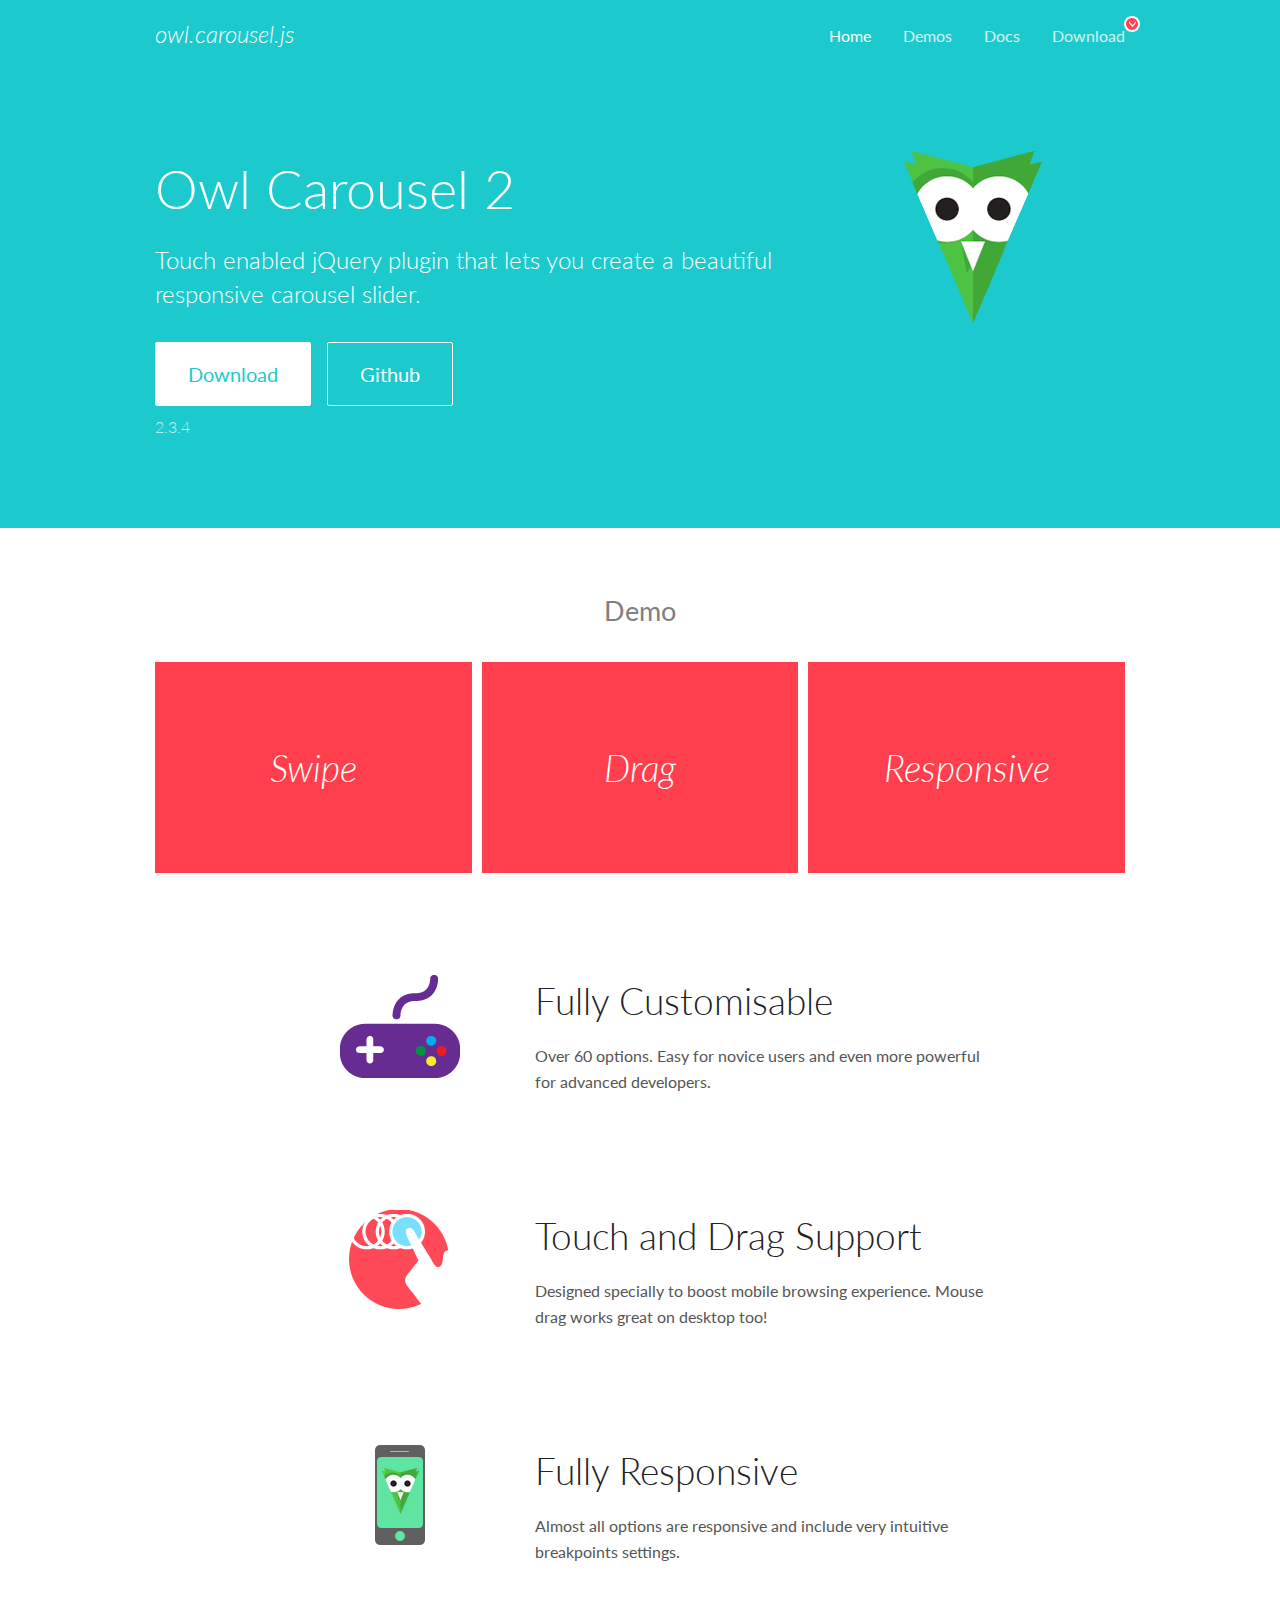
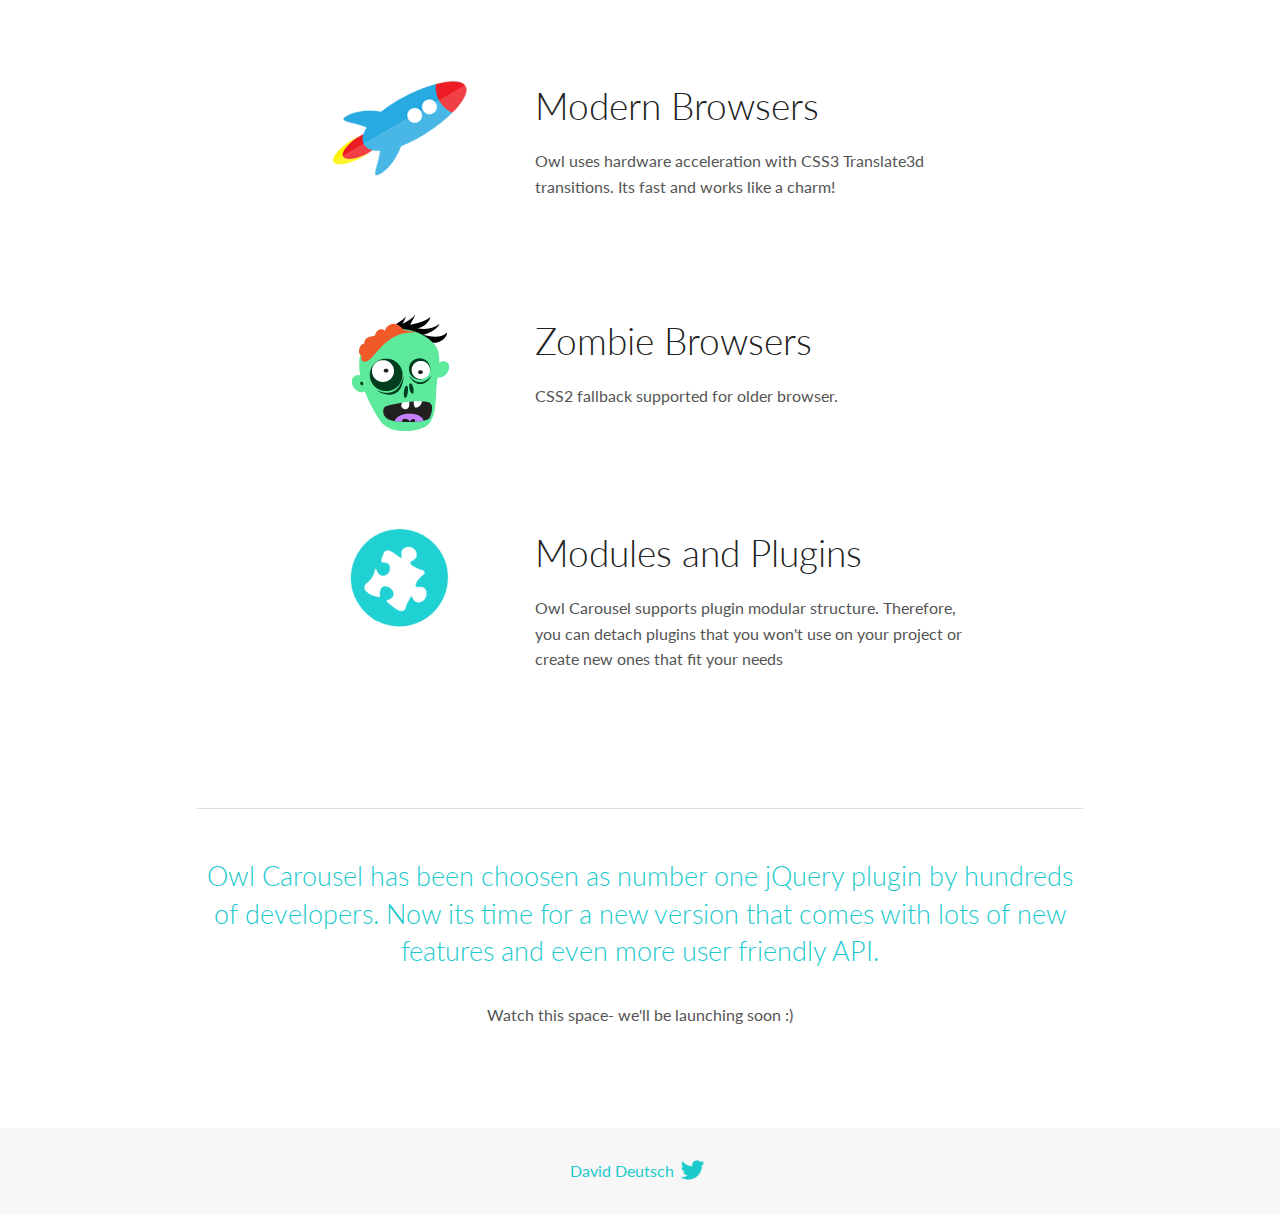
<file: OwlCarousel2-master/OwlCarousel2-master/docs/index.html>
<!DOCTYPE html>
<html lang="en">
  <head>

    <!-- head -->
    <meta charset="utf-8">
    <meta name="msapplication-tap-highlight" content="no" />
    <meta name="viewport" content="width=device-width, initial-scale=1.0" />
    <meta name="description" content="Touch enabled jQuery plugin that lets you create beautiful responsive carousel slider.">
    <meta name="author" content="David Deutsch">
    <title>
      Home | Owl Carousel | 2.3.4
    </title>

    <!-- Stylesheets -->
    <link href='https://fonts.googleapis.com/css?family=Lato:300,400,700,400italic,300italic' rel='stylesheet' type='text/css'>
    <link rel="stylesheet" href="assets/css/docs.theme.min.css">

    <!-- Owl Stylesheets -->
    <link rel="stylesheet" href="assets/owlcarousel/assets/owl.carousel.min.css">
    <link rel="stylesheet" href="assets/owlcarousel/assets/owl.theme.default.min.css">

    <!-- HTML5 shim and Respond.js IE8 support of HTML5 elements and media queries -->

    <!--[if lt IE 9]>
      <script src="https://oss.maxcdn.com/libs/html5shiv/3.7.0/html5shiv.js"></script>
      <script src="https://oss.maxcdn.com/libs/respond.js/1.3.0/respond.min.js"></script>
    <![endif]-->

    <!-- Favicons -->
    <link rel="apple-touch-icon-precomposed" sizes="144x144" href="assets/ico/apple-touch-icon-144-precomposed.png">
    <link rel="shortcut icon" href="assets/ico/favicon.png">
    <link rel="shortcut icon" href="favicon.ico">

    <!-- Yeah i know js should not be in header. Its required for demos.-->

    <!-- javascript -->
    <script src="assets/vendors/jquery.min.js"></script>
    <script src="assets/owlcarousel/owl.carousel.js"></script>
  </head>
  <body>

    <!-- header -->
    <header class="header">
      <div class="row">
        <div class="large-12 columns">
          <div class="brand left">
            <h3>
              <a href="/OwlCarousel2/">owl.carousel.js</a> 
            </h3>
          </div>
          <a id="toggle-nav" class="right">
            <span></span> <span></span> <span></span> 
          </a> 
          <div class="nav-bar">
            <ul class="clearfix">
              <li class="active">
                <a href="/OwlCarousel2/index.html">Home</a> 
              </li>
              <li> <a href="/OwlCarousel2/demos/demos.html">Demos</a>  </li>
              <li> <a href="/OwlCarousel2/docs/started-welcome.html">Docs</a>  </li>
              <li>
                <a href="https://github.com/OwlCarousel2/OwlCarousel2/archive/2.3.4.zip">Download</a> 
                <span class="download"></span> 
              </li>
            </ul>
          </div>
        </div>
      </div>
    </header>

    <!-- home panel -->
    <section id="hero">
      <div class="row">
        <div class="large-8 medium-8 columns">
          <h1>Owl Carousel 2</h1>
          <h4>Touch enabled jQuery plugin that lets you create a beautiful responsive carousel slider.</h4>
          <a href="https://github.com/OwlCarousel2/OwlCarousel2/archive/2.3.4.zip" class="hero-button">Download</a> 
          <a href="https://github.com/OwlCarousel2/OwlCarousel2" class="hero-button outline">Github</a> 
          <p>2.3.4</p>
        </div>
        <div class="large-4 medium-4 columns">
          <img class="owl-logo" src="assets/img/owl-logo.png" alt="mr. Owl">
        </div>
      </div>
    </section>

    <!-- body -->
    <div class="home-demo">
      <div class="row">
        <div class="large-12 columns">
          <h3>Demo</h3>
          <div class="owl-carousel">
            <div class="item">
              <h2>Swipe</h2>
            </div>
            <div class="item">
              <h2>Drag</h2>
            </div>
            <div class="item">
              <h2>Responsive</h2>
            </div>
            <div class="item">
              <h2>CSS3</h2>
            </div>
            <div class="item">
              <h2>Fast</h2>
            </div>
            <div class="item">
              <h2>Easy</h2>
            </div>
            <div class="item">
              <h2>Free</h2>
            </div>
            <div class="item">
              <h2>Upgradable</h2>
            </div>
            <div class="item">
              <h2>Tons of options</h2>
            </div>
            <div class="item">
              <h2>Infinity</h2>
            </div>
            <div class="item">
              <h2>Auto Width</h2>
            </div>
          </div>
        </div>
      </div>
    </div>
    <script>
      var owl = $('.owl-carousel');
      owl.owlCarousel({
        margin: 10,
        loop: true,
        responsive: {
          0: {
            items: 1
          },
          600: {
            items: 2
          },
          1000: {
            items: 3
          }
        }
      })
    </script>

    <!-- features -->
    <div id="features">
      <div class="row">
        <div class="small-12 medium-9 small-centered columns">
          <section class="row feature">
            <div class="medium-4 small-12 columns">
              <img src="assets/img/feature-options.png" alt="">
            </div>
            <div class="medium-8 small-12 columns">
              <h2>Fully Customisable</h2>
              <p>Over 60 options. Easy for novice users and even more powerful for advanced developers.</p>
            </div>
          </section>
          <section class="row feature">
            <div class="medium-4 small-12 columns">
              <img src="assets/img/feature-drag.png" alt="">
            </div>
            <div class="medium-8 small-12 columns">
              <h2>Touch and Drag Support</h2>
              <p>Designed specially to boost mobile browsing experience. Mouse drag works great on desktop too!</p>
            </div>
          </section>
          <section class="row feature">
            <div class="medium-4 small-12 columns">
              <img src="assets/img/feature-responsive.png" alt="">
            </div>
            <div class="medium-8 small-12 columns">
              <h2>Fully Responsive</h2>
              <p>Almost all options are responsive and include very intuitive breakpoints settings.</p>
            </div>
          </section>
          <section class="row feature">
            <div class="medium-4 small-12 columns">
              <img src="assets/img/feature-modern.png" alt="">
            </div>
            <div class="medium-8 small-12 columns">
              <h2>Modern Browsers</h2>
              <p>Owl uses hardware acceleration with CSS3 Translate3d transitions. Its fast and works like a charm! </p>
            </div>
          </section>
          <section class="row feature">
            <div class="medium-4 small-12 columns">
              <img src="assets/img/feature-zombie.png" alt="">
            </div>
            <div class="medium-8 small-12 columns">
              <h2>Zombie Browsers</h2>
              <p>CSS2 fallback supported for older browser.</p>
            </div>
          </section>
          <section class="row feature">
            <div class="medium-4 small-12 columns">
              <img src="assets/img/feature-module.png" alt="">
            </div>
            <div class="medium-8 small-12 columns">
              <h2>Modules and Plugins</h2>
              <p>Owl Carousel supports plugin modular structure. Therefore, you can detach plugins that you won&#x27;t use on your project or create new ones that fit your needs</p>
            </div>
          </section>
        </div>
      </div>
    </div>

    <!-- footer -->
    <section id="teaser-text">
      <div class="row">
        <div class="small-12 medium-11 small-centered columns">
          <hr>
          <h3 id="owl-carousel-has-been-choosen-as-number-one-jquery-plugin-by-hundreds-of-developers-now-its-time-for-a-new-version-that-comes-with-lots-of-new-features-and-even-more-user-friendly-api-">Owl Carousel has been choosen as number one jQuery plugin by hundreds of developers. Now its time for a new version that comes with lots of new features and even more user friendly API.</h3>
          <p>Watch this space- we&#39;ll be launching soon :)</p>
        </div>
      </div>
    </section>

    <!-- footer -->
    <footer class="footer">
      <div class="row">
        <div class="large-12 columns">
          <h5>
            <a href="/OwlCarousel2/docs/support-contact.html">David Deutsch</a> 
            <a id="custom-tweet-button" href="https://twitter.com/share?url=https://github.com/OwlCarousel2/OwlCarousel2&text=Owl Carousel - This is so awesome! " target="_blank"></a> 
          </h5>
        </div>
      </div>
    </footer>

    <!-- vendors -->
    <script src="assets/vendors/highlight.js"></script>
    <script src="assets/js/app.js"></script>
  </body>
</html>
</file>
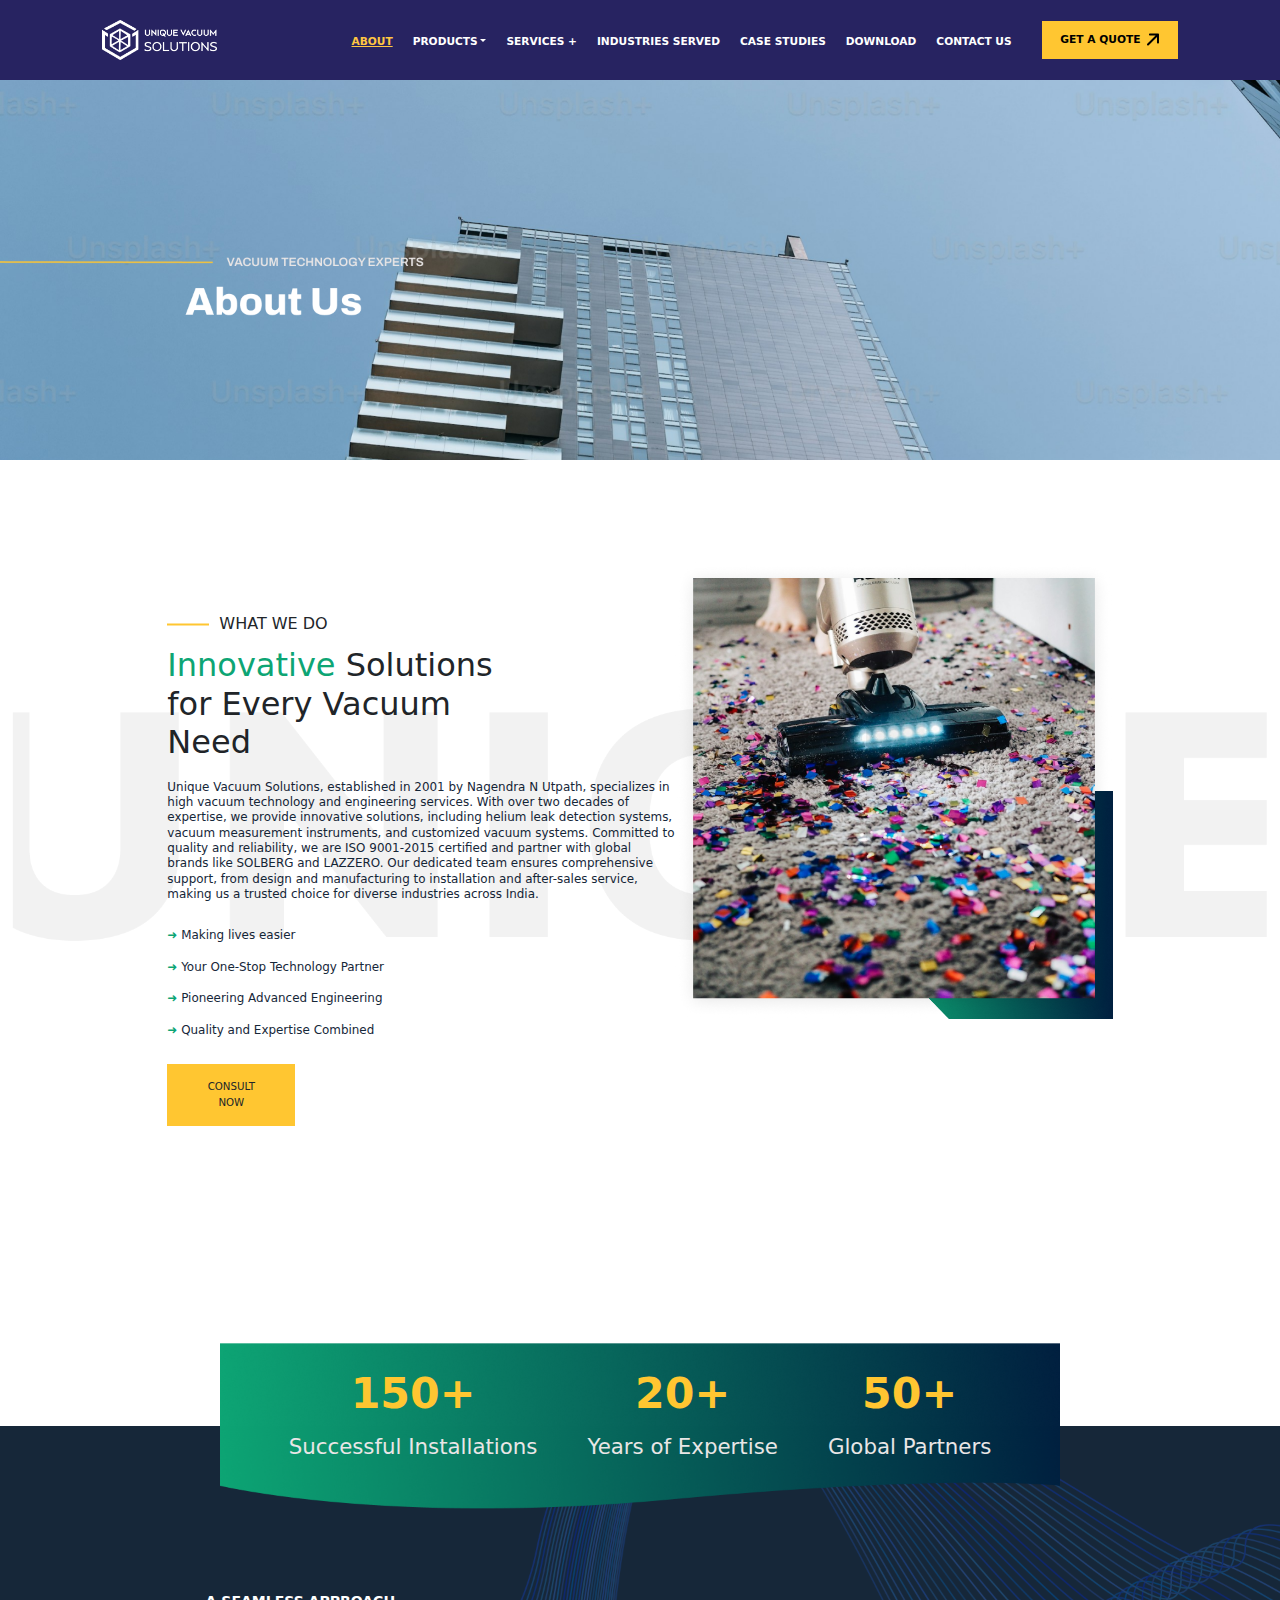
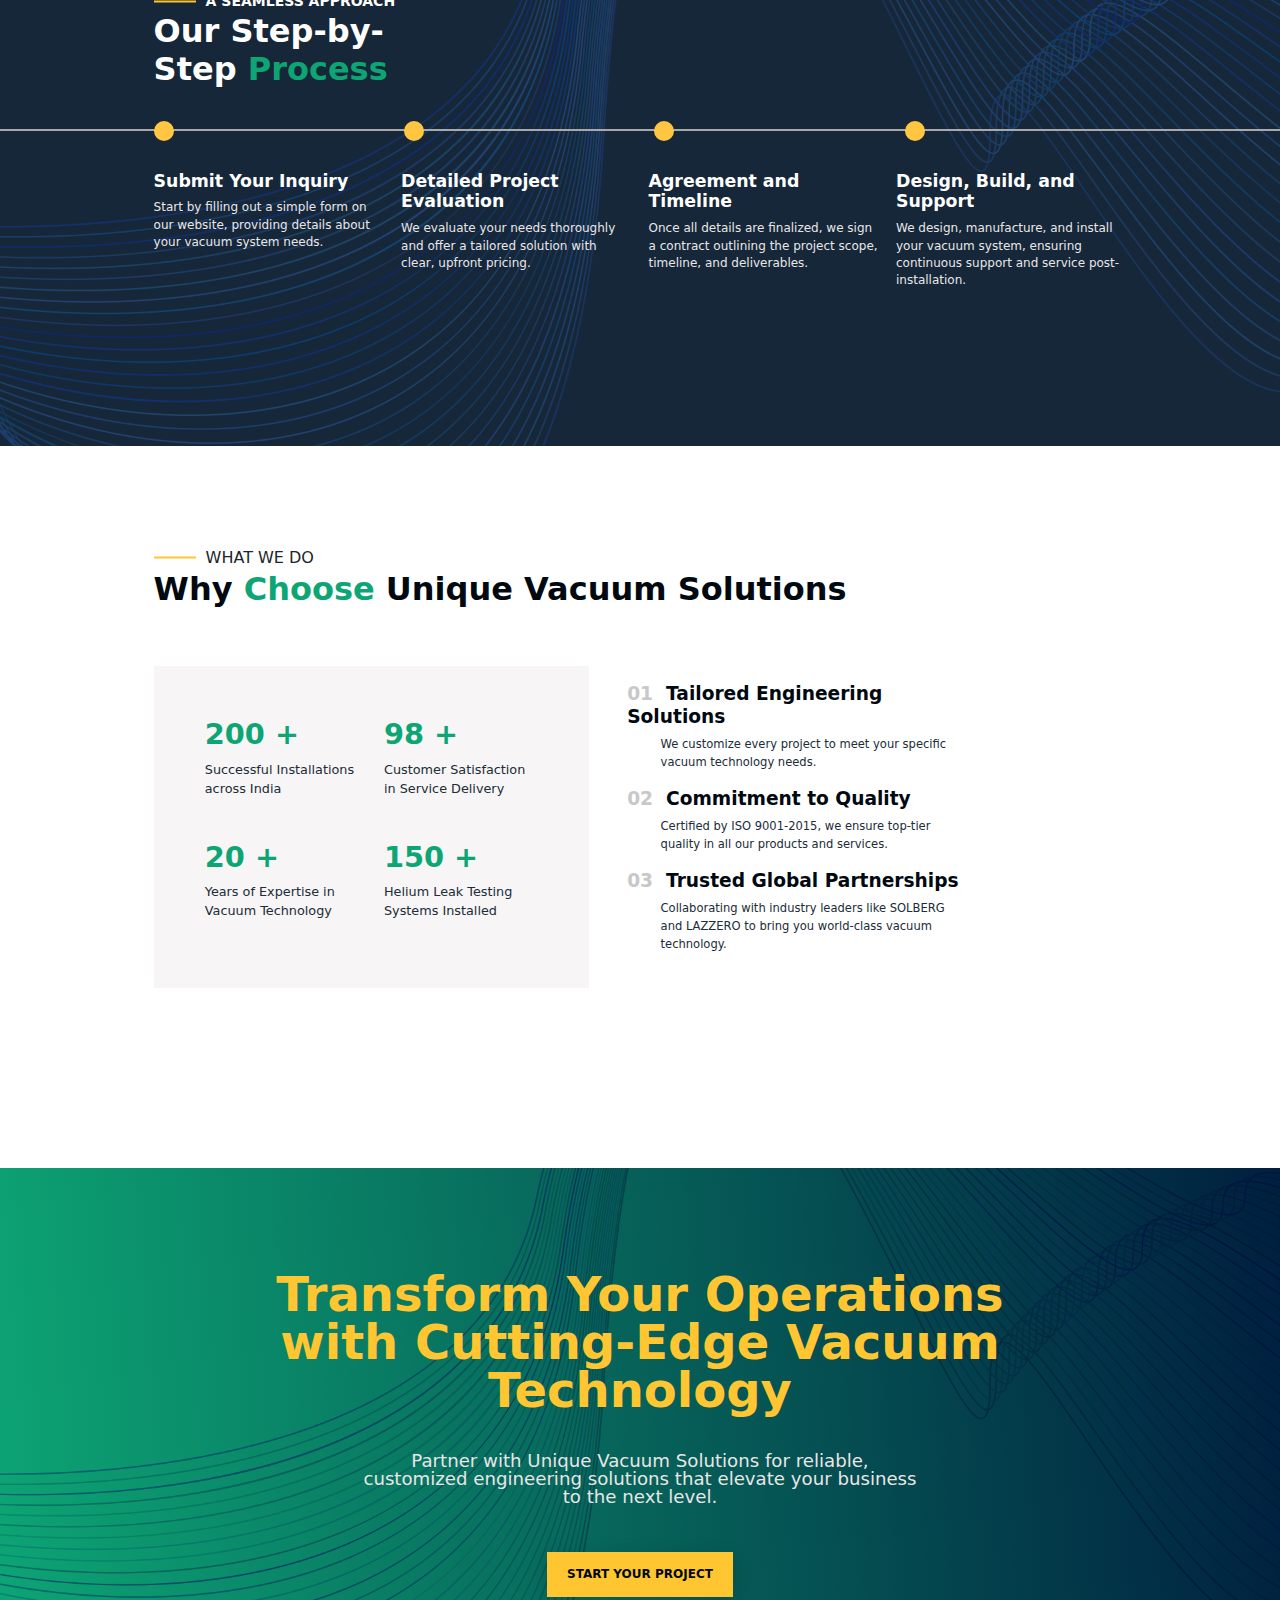
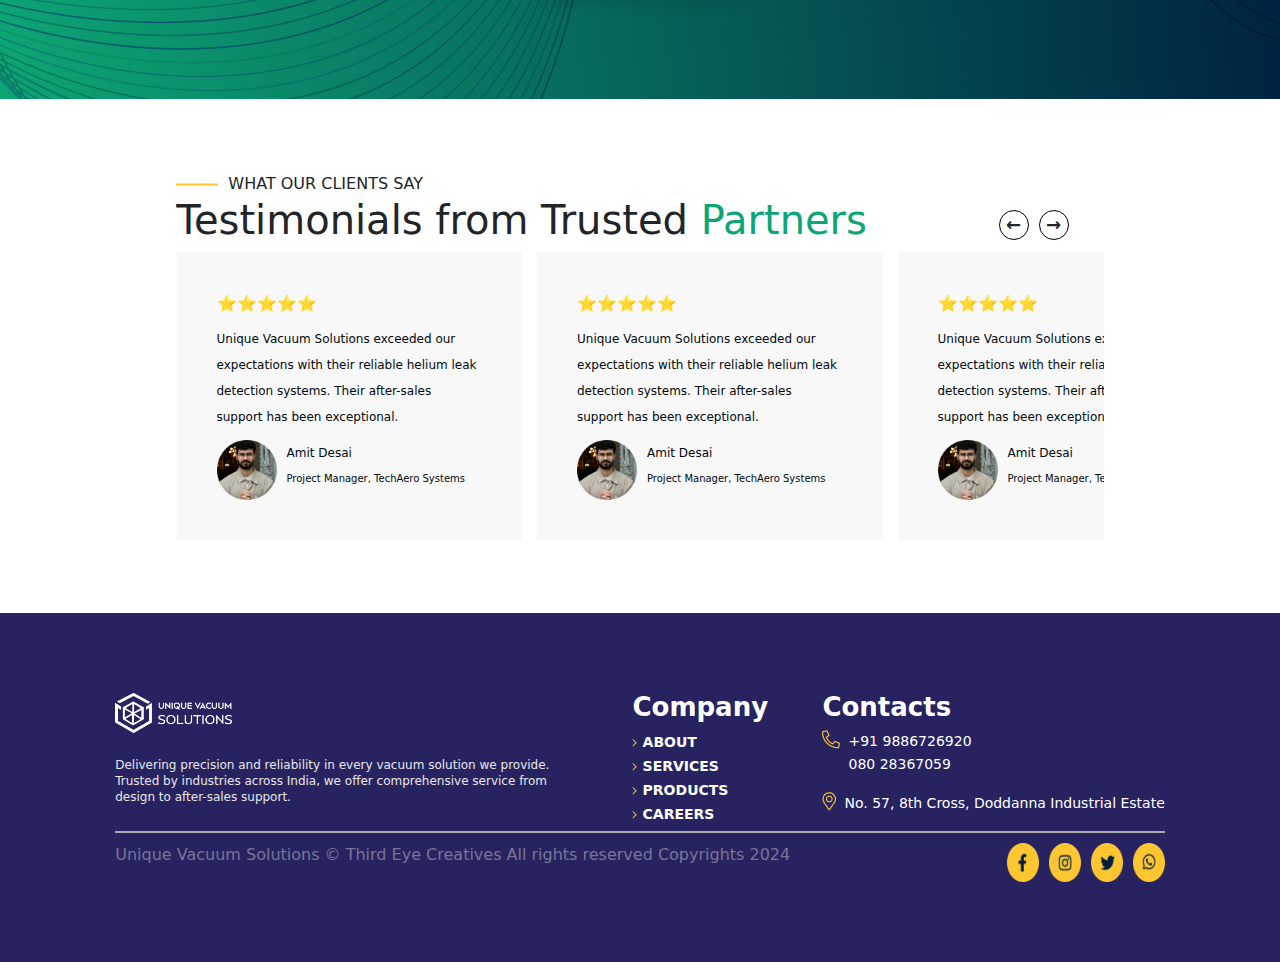
<file: about.html>
<!DOCTYPE html>
<html lang="en">
  <head>
    <meta charset="UTF-8" />
    <meta name="viewport" content="width=device-width, initial-scale=1.0" />
    <title>About</title>
    <link rel="stylesheet" href="./assests/css/about.css" />
    <link rel="stylesheet" href="./assests/css/navigation.css" />
    <link rel="stylesheet" href="./assests/css/footer.css">
    <link
      rel="stylesheet"
      href="./OwlCarousel2-master/OwlCarousel2-master/dist/assets/owl.carousel.min.css"
    />
    <link
      rel="stylesheet"
      href="./OwlCarousel2-master/OwlCarousel2-master/dist/assets/owl.theme.default.min.css"
    />

    <link
      rel="stylesheet"
      href="./bootstrap-5.3.3-dist/css/bootstrap.min.css"
    />
  </head>
   <style>
  @media (max-width: 1024px) {
    .d-mobile {
      display: block !important;
    }
    .d-desktop {
      display: none !important;
    }
  }

  @media (min-width: 1024px) {
    .d-mobile {
      display: none !important;
    }
    .d-desktop {
      display: block !important;
    }
  }
</style>
  <body>
    <nav>
      <div class="d-desktop d-none d-md-block">
        <div class="navigationBox scrolled" id="navBarBox"></div>
      </div>

    
     <!-- nav mobile -->
    <div class="d-mobile d-block d-md-none" id="navBarMobile">
    </div>
    </nav>

    <div class="body">
      <!-- hero -->
      <div class="hero" id="hero">
        <img src="./assests/img/Frame34.png" alt="" />
      </div>

      <!-- we do  -->
      <div class="innovative" id="innovative" >
        <div class="innovativeLeft">
            <div class="lineText">
              <svg
                xmlns="http://www.w3.org/2000/svg"
                width="42"
                height="3"
                viewBox="0 0 42 3"
                fill="none"
              >
                <path
                  d="M1 1.5H41"
                  stroke="#FFC631"
                  stroke-width="2"
                  stroke-linecap="square"
                />
              </svg>
              <h7>WHAT WE DO</h7>
            </div>
          <h1>
            <span style="color: #0da574">Innovative</span> Solutions for Every
            Vacuum Need
          </h1>
          <p>
            Unique Vacuum Solutions, established in 2001 by Nagendra N Utpath,
            specializes in high vacuum technology and engineering services. With
            over two decades of expertise, we provide innovative solutions,
            including helium leak detection systems, vacuum measurement
            instruments, and customized vacuum systems. Committed to quality and
            reliability, we are ISO 9001-2015 certified and partner with global
            brands like SOLBERG and LAZZERO. Our dedicated team ensures
            comprehensive support, from design and manufacturing to installation
            and after-sales service, making us a trusted choice for diverse
            industries across India.
          </p>
          <div>
            <p><span style="color: #0da574">➜</span> Making lives easier</p>
            <p>
              <span style="color: #0da574">➜</span> Your One-Stop Technology
              Partner
            </p>
            <p>
              <span style="color: #0da574">➜</span> Pioneering Advanced
              Engineering
            </p>
            <p>
              <span style="color: #0da574">➜</span> Quality and Expertise
              Combined
            </p>
          </div>
          <div class="innovateBtn">CONSULT NOW</div>
        </div>
        <div class="innovativeRight">
          <img src="./assests/img/Mask1a.png" alt="" />
        </div>
      </div>

      <!-- process -->
      <div class="process" id="process">
        <div class="procesImg">
          <div>
            <h2>150+</h2>
            <p>Successful Installations</p>
          </div>
          <div>
            <h2>20+</h2>
            <p>Years of Expertise</p>
          </div>
          <div>
            <h2>50+</h2>
            <p>Global Partners</p>
          </div>
        </div>
        <div class="processHead">
          <div>
            <div class="lineText">
              <div class="lineText">
                <svg
                  xmlns="http://www.w3.org/2000/svg"
                  width="42"
                  height="3"
                  viewBox="0 0 42 3"
                  fill="none"
                >
                  <path
                    d="M1 1.5H41"
                    stroke="#FFC631"
                    stroke-width="2"
                    stroke-linecap="square"
                  />
                </svg>
                <p style="color: white; font-size: 14px">A SEAMLESS APPROACH</p>
              </div>
            </div>
            <h1>
              Our Step-by-Step <span style="color: #0da574">Process</span>
            </h1>
          </div>
        </div>
        <div class="processdot-box">
        <div class="processLing">
          <div class="dotBox">
            <div class="procesDot"></div>
            <div class="procesDot"></div>
            <div class="procesDot"></div>
            <div class="procesDot"></div>
          </div>
        </div>
        <div class="processBot">
          <div class="pbcard">
            <h3>Submit Your Inquiry</h3>
            <p>
              Start by filling out a simple form on our website, providing
              details about your vacuum system needs.
            </p>
          </div>
          <div class="pbcard">
            <h3>Detailed Project Evaluation</h3>
            <p>
              We evaluate your needs thoroughly and offer a tailored solution
              with clear, upfront pricing.
            </p>
          </div>
          <div class="pbcard">
            <h3>Agreement and Timeline</h3>
            <p>
              Once all details are finalized, we sign a contract outlining the
              project scope, timeline, and deliverables.
            </p>
          </div>
          <div class="pbcard">
            <h3>Design, Build, and Support</h3>
            <p>
              We design, manufacture, and install your vacuum system, ensuring
              continuous support and service post-installation.
            </p>
          </div>
        </div>
        </div>
      </div>

      <!-- choose -->
       <div class="choose" id="choose">
        <div>
        <div class="lineText">
              <svg
                xmlns="http://www.w3.org/2000/svg"
                width="42"
                height="3"
                viewBox="0 0 42 3"
                fill="none"
              >
                <path
                  d="M1 1.5H41"
                  stroke="#FFC631"
                  stroke-width="2"
                  stroke-linecap="square"
                />
              </svg>
              <h7>WHAT WE DO</h7>
            </div>
            <h1>Why <span style="color: #0da574">Choose</span> Unique Vacuum Solutions</h1>
            </div>
            <div class="chooseBoxcontainer">
              <div class="chooseBoxL">
                <div>
                  <h2>200 +</h2>
                  <p>Successful Installations across India</p>
                </div>
                <div>
                  <h2>98 +</h2>
                  <p>Customer Satisfaction in Service Delivery</p>
                </div>
                <div>
                  <h2>20 +</h2>
                  <p>Years of Expertise in Vacuum Technology</p>
                </div>
                <div>
                  <h2>150 +</h2>
                  <p>Helium Leak Testing Systems Installed</p>
                </div>
              </div>
              <div class="chooseBoxR">
                <div>
                  <h2><span style="color: #C8C8C8;">01</span>&nbsp;&nbsp;Tailored Engineering Solutions </h2>
                    <p>We customize every project to meet your specific vacuum technology needs.</p>
                </div>
                <div>
                  <h2><span style="color: #C8C8C8;">02</span>&nbsp;&nbsp;Commitment to Quality</h2>
                    <p>Certified by ISO 9001-2015, we ensure top-tier quality in all our products and services.</p>
                </div>
                <div>
                  <h2><span style="color: #C8C8C8;">03</span>&nbsp;&nbsp;Trusted Global Partnerships</h2>
                    <p>Collaborating with industry leaders like SOLBERG and LAZZERO to bring you world-class vacuum technology.</p>
                </div>
              </div>
            </div>
       </div>

       <!-- transform -->
        <div class="transform" id="transform">
          <div class="transBox">
            <h1>Transform Your Operations with Cutting-Edge Vacuum Technology</h1>
            <p>Partner with Unique Vacuum Solutions for reliable, customized engineering solutions that elevate your business to the next level.</p>
            <div class="transBtn">START YOUR PROJECT</div>
          </div>
        </div>

        <!-- partners -->
    <div class="partners" id="partners">
        <div class="partnerhead">
          <div class="lineText">
              <svg
              xmlns="http://www.w3.org/2000/svg"
              width="42"
              height="3"
              viewBox="0 0 42 3"
              fill="none"
              >
              <path
              d="M1 1.5H41"
              stroke="#FFC631"
              stroke-width="2"
              stroke-linecap="square"
              />
            </svg>
            <h7>WHAT OUR CLIENTS SAY</h7>
          </div>
          <h1>
            Testimonials from Trusted <span style="color: #0da574;" >Partners</span> 
          </h1>
        </div>
        <div class="partnerBox">
          <div class="owl-carousel owl-theme carouselSection-owl">
            <div class="item reviewerCar">
              <div class="caroselBox" style="flex: 0 0 48%; margin-right: 2%;">
          <div class="star">⭐⭐⭐⭐⭐</div>
          <p>Unique Vacuum Solutions exceeded our expectations with their reliable helium leak detection systems. Their after-sales support has been exceptional.</p>
          <div style="display: flex; gap: 10px;">
            <img src="./assests/img/reviewer.png" style="width: 60px;" alt="">
            <div>
              <p>Amit Desai</p>
              <p style="font-size: 10px;">Project Manager, TechAero Systems</p>
            </div>
          </div>
        </div>
            </div>
            <div class="item reviewerCar">
              <div class="caroselBox" style="flex: 0 0 48%; margin-right: 2%;">
          <div class="star">⭐⭐⭐⭐⭐</div>
          <p>Unique Vacuum Solutions exceeded our expectations with their reliable helium leak detection systems. Their after-sales support has been exceptional.</p>
          <div style="display: flex; gap: 10px;">
            <img src="./assests/img/reviewer.png" style="width: 60px;" alt="">
            <div>
              <p>Amit Desai</p>
              <p style="font-size: 10px;">Project Manager, TechAero Systems</p>
            </div>
          </div>
        </div>
            </div>
            <div class="item reviewerCar">
              <div class="caroselBox" style="flex: 0 0 48%; margin-right: 2%;">
          <div class="star">⭐⭐⭐⭐⭐</div>
          <p>Unique Vacuum Solutions exceeded our expectations with their reliable helium leak detection systems. Their after-sales support has been exceptional.</p>
          <div class="reviewImage" style="display: flex; gap: 10px;">
            <img src="./assests/img/reviewer.png" style="width: 60px;" alt="">
            <div>
              <p>Amit Desai</p>
              <p style="font-size: 10px;">Project Manager, TechAero Systems</p>
            </div>
          </div>
        </div>
            </div>
          </div>
        </div>
    </div>

    
    <footer>
      <div id="foot"></div>
    </footer>


    <script src="./assests/js/footer.js"></script>
    <script src="https://code.jquery.com/jquery-3.6.0.min.js"></script>
    <script src="./assests/js/about.js"></script>
    <script src="./assests/js/navigation.js"></script>
    <script src="./assests/js/mobNavigation.js"></script>
    
    <script
      src="bootstrap-5.3.3-dist/js/bootstrap.bundle.min.js"
      defer
    ></script>
    <script src="./OwlCarousel2-master/OwlCarousel2-master/dist/owl.carousel.min.js"></script>
  </body>
</html>
</file>
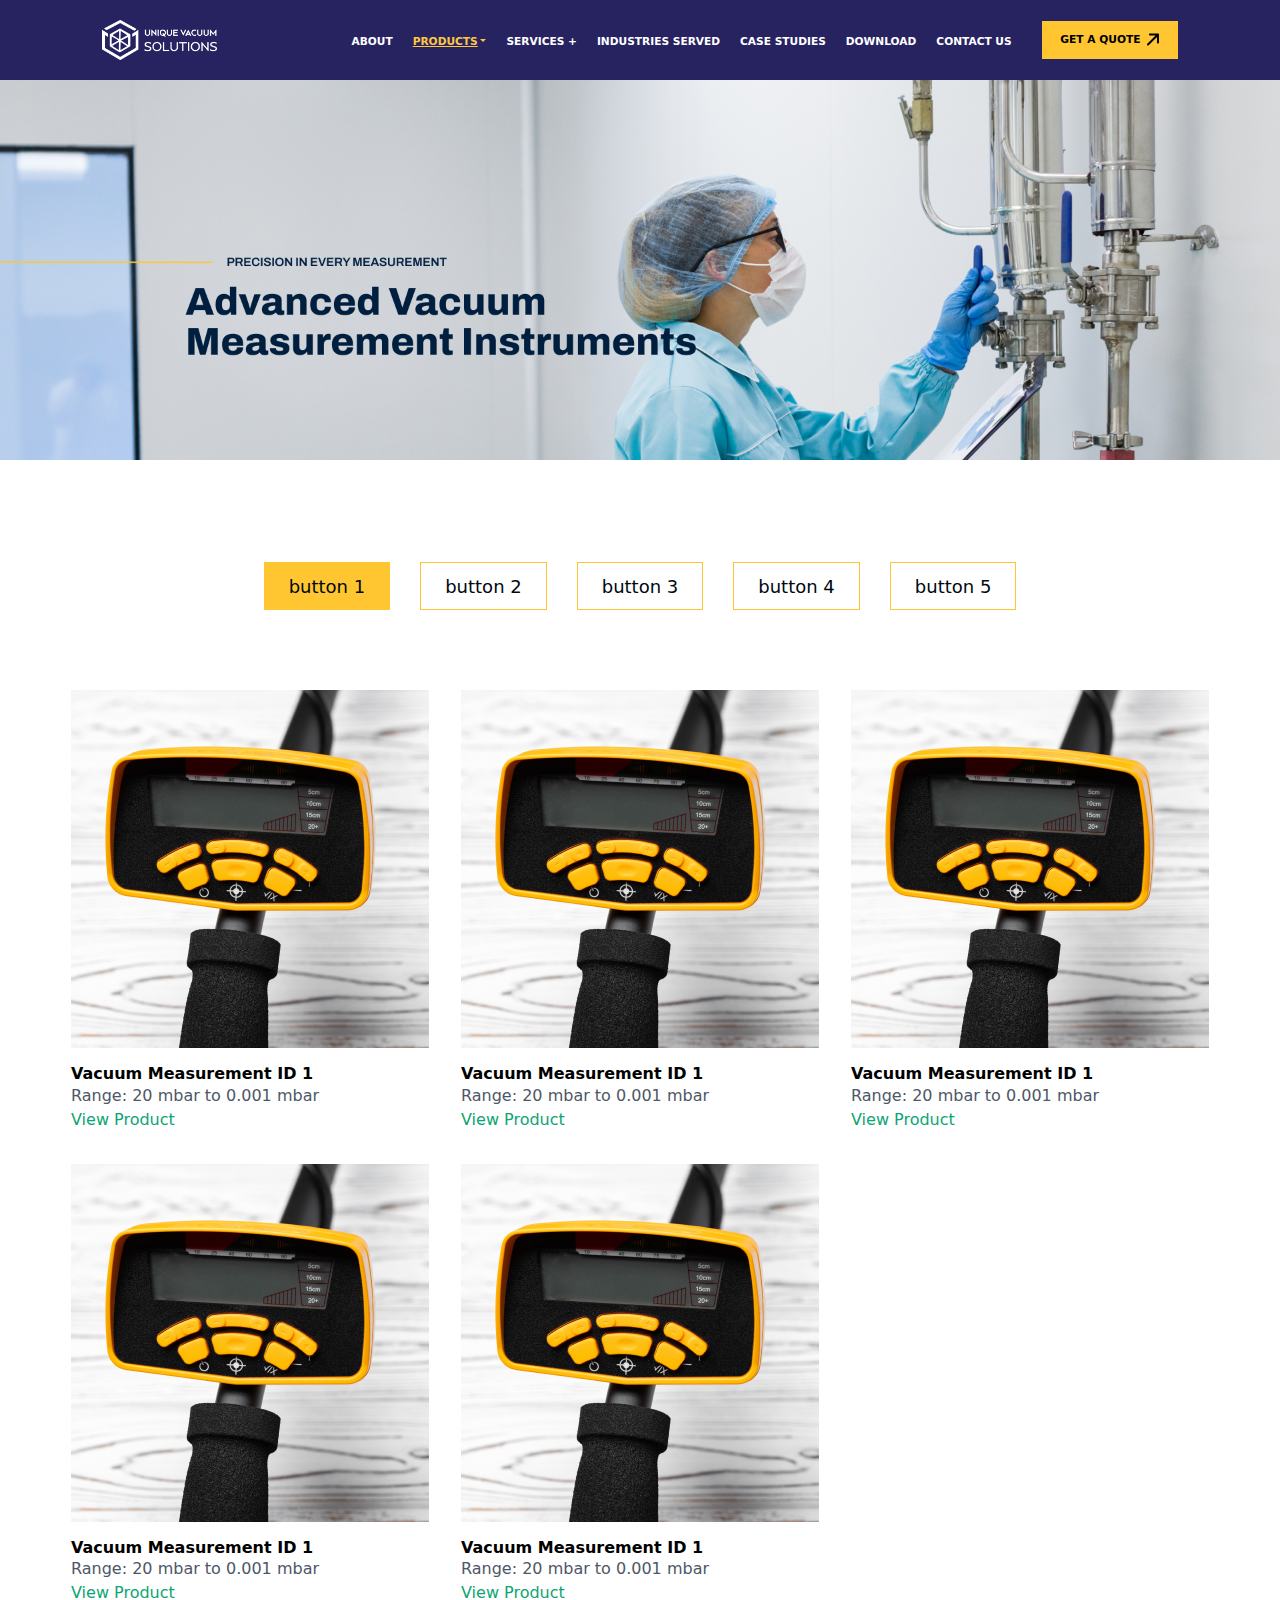
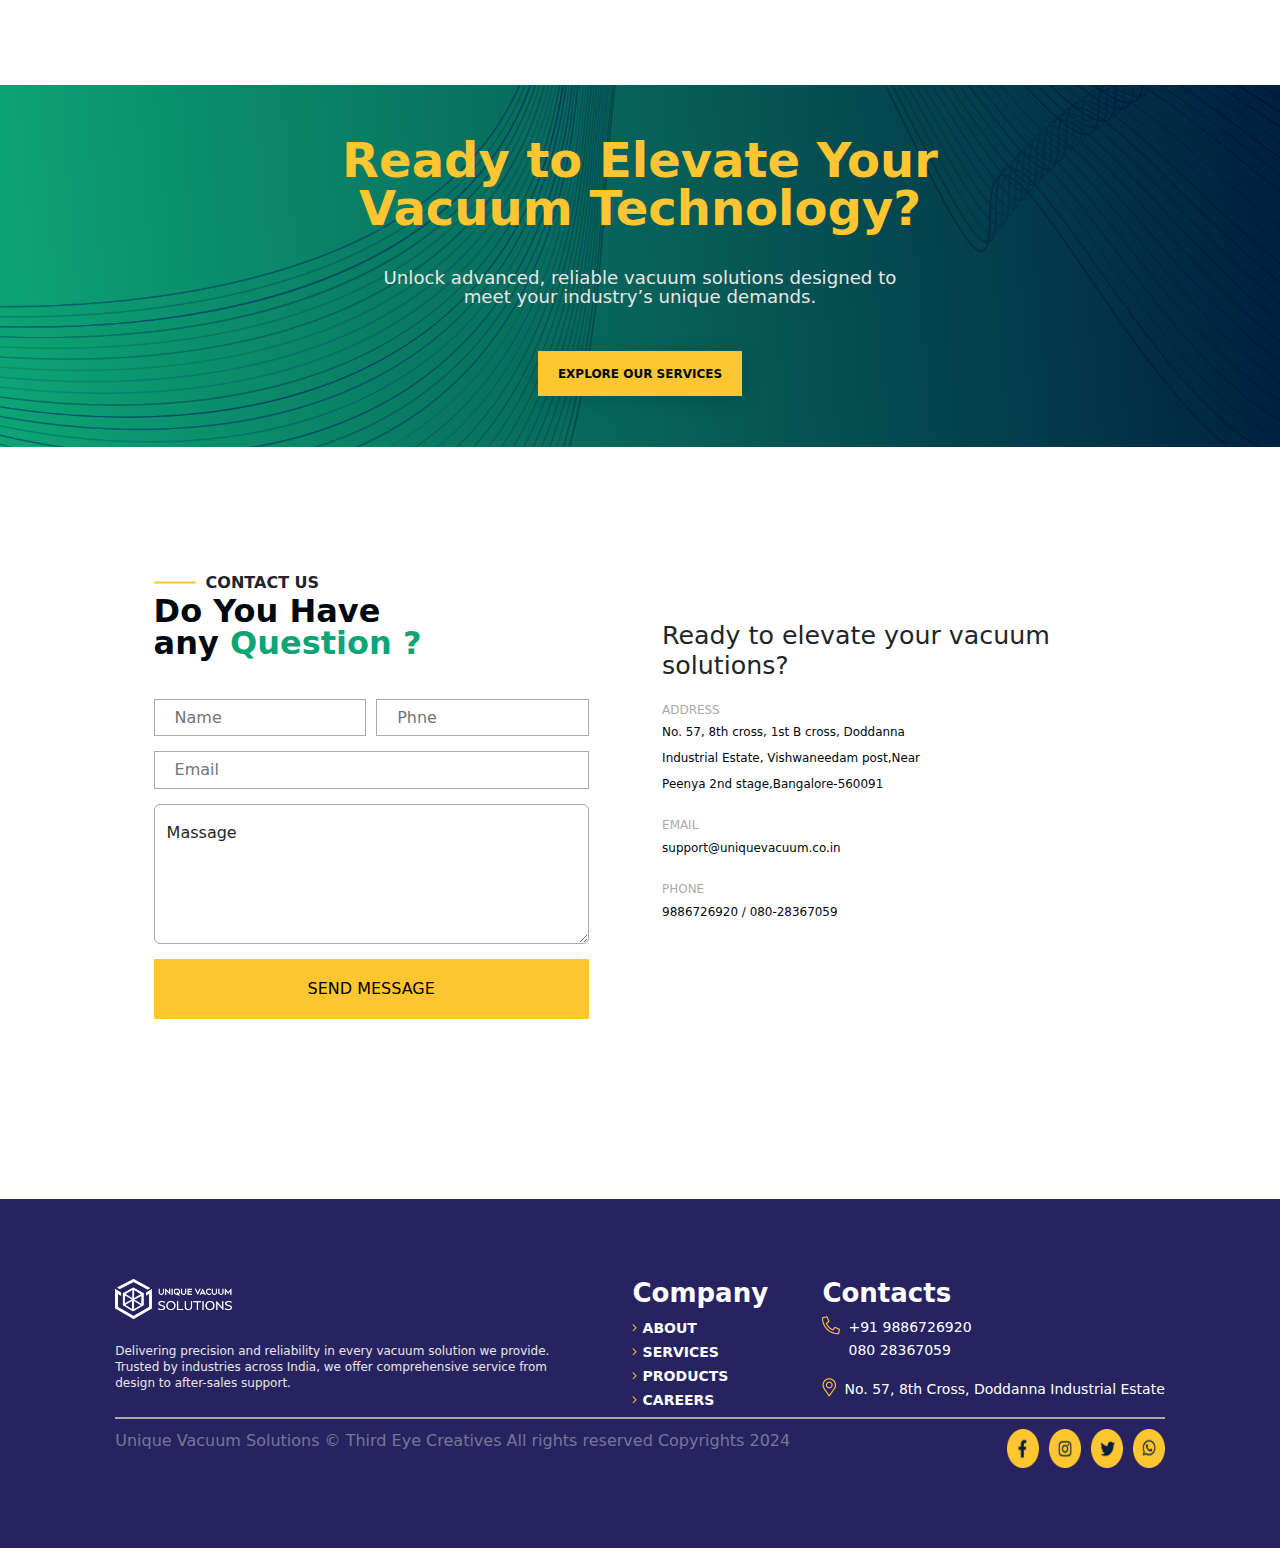
<file: allProduct.html>
<!DOCTYPE html>
<html lang="en">
  <head>
    <meta charset="UTF-8" />
    <meta name="viewport" content="width=device-width, initial-scale=1.0" />
    <title>Products</title>
    <link rel="stylesheet" href="./assests/css/allProduct.css" />
    <link rel="stylesheet" href="./assests/css/navigation.css" />
    <link rel="stylesheet" href="./assests/css/footer.css" />
    <link
      rel="stylesheet"
      href="./OwlCarousel2-master/OwlCarousel2-master/dist/assets/owl.carousel.min.css"
    />
    <link
      rel="stylesheet"
      href="./OwlCarousel2-master/OwlCarousel2-master/dist/assets/owl.theme.default.min.css"
    />

    <link
      rel="stylesheet"
      href="./bootstrap-5.3.3-dist/css/bootstrap.min.css"
    />
  </head>
   <style>
  @media (max-width: 1024px) {
    .d-mobile {
      display: block !important;
    }
    .d-desktop {
      display: none !important;
    }
  }

  @media (min-width: 1024px) {
    .d-mobile {
      display: none !important;
    }
    .d-desktop {
      display: block !important;
    }
  }
</style>
  <body>
    <nav>
      <div class="d-desktop d-none d-md-block">
        <div class="navigationBox scrolled" id="navBarBox"></div>
      </div>

      <!-- nav mobile -->
     <!-- nav mobile -->
    <div class="d-mobile d-block d-md-none" id="navBarMobile">
    </div>
    </nav>

    <!-- hero -->
    <div class="hero" id="hero">
      <img src="./assests/img/Frame444.png" alt="" />
    </div>

    <!-- grid selector -->
    <div class="gridSelectors">
      <div class="selectBtn" data-value="1">button 1</div>
      <div class="selectBtn" data-value="2">button 2</div>
      <div class="selectBtn" data-value="3">button 3</div>
      <div class="selectBtn" data-value="4">button 4</div>
      <div class="selectBtn" data-value="5">button 5</div>
    </div>

    <!-- grid -->
    <div class="gridBox" id="gridBox">
    </div>

    
    <!-- ready transform -->
     <div class="transform" id="transform">
          <div class="transBox">
            <h1>Ready to Elevate Your Vacuum Technology?</h1>
            <p>Unlock advanced, reliable vacuum solutions designed to meet your industry’s unique demands.</p>
            <div class="transBtn">EXPLORE OUR SERVICES</div>
          </div>
        </div>

        <!-- contact -->
         <div class="contact" id="contact">
        <div class="contactForm">
          <div class="lineText">
            <svg
              xmlns="http://www.w3.org/2000/svg"
              width="42"
              height="3"
              viewBox="0 0 42 3"
              fill="none"
            >
              <path
                d="M1 1.5H41"
                stroke="#FFC631"
                stroke-width="2"
                stroke-linecap="square"
              />
            </svg>
            <p>CONTACT US</p>
          </div>
          <h1>
            Do You Have any
            <span style="color: #0da574">Question ?</span>
          </h1>

          <div class="formBox">
            <div>
              <input type="text" placeholder="Name" />
              <input type="text" name="" id="" placeholder="Phne" />
            </div>
            <div>
              <input type="text" placeholder="Email" name="" id="" />
            </div>
            <div class="form-floating">
              <textarea
                class="form-control"
                placeholder="Leave a comment here"
                id="floatingTextarea2"
                style="height: 140px"
              ></textarea>
              <label for="floatingTextarea2">Massage</label>
            </div>
            <button>SEND MESSAGE</button>
          </div>
        </div>
        <div class="contactDetails">
          <h2>Ready to elevate your vacuum solutions?</h2>
          <p class="contactDetailsP1">ADDRESS</p>
          <p class="contactDetailsP2">
            No. 57, 8th cross, 1st B cross, Doddanna Industrial Estate,
            Vishwaneedam post,Near Peenya 2nd stage,Bangalore-560091
          </p>
          <p class="contactDetailsP1">EMAIL</p>
          <p class="contactDetailsP2">support@uniquevacuum.co.in</p>
          <p class="contactDetailsP1">PHONE</p>
          <p class="contactDetailsP2">9886726920 / 080-28367059</p>
        </div>
      </div>


    <footer>
      <div id="foot"></div>
    </footer>

    <script src="./assests/js/footer.js"></script>
    <script src="https://code.jquery.com/jquery-3.6.0.min.js"></script>
    <script src="./assests/js/navigation.js"></script>
    <script src="./assests/js/mobNavigation.js"></script>
    <script
      src="bootstrap-5.3.3-dist/js/bootstrap.bundle.min.js"
      defer
    ></script>
    <script src="./OwlCarousel2-master/OwlCarousel2-master/dist/owl.carousel.min.js"></script>
    <script src="./assests/js/allProduct.js"></script>
  </body>
</html>
</file>
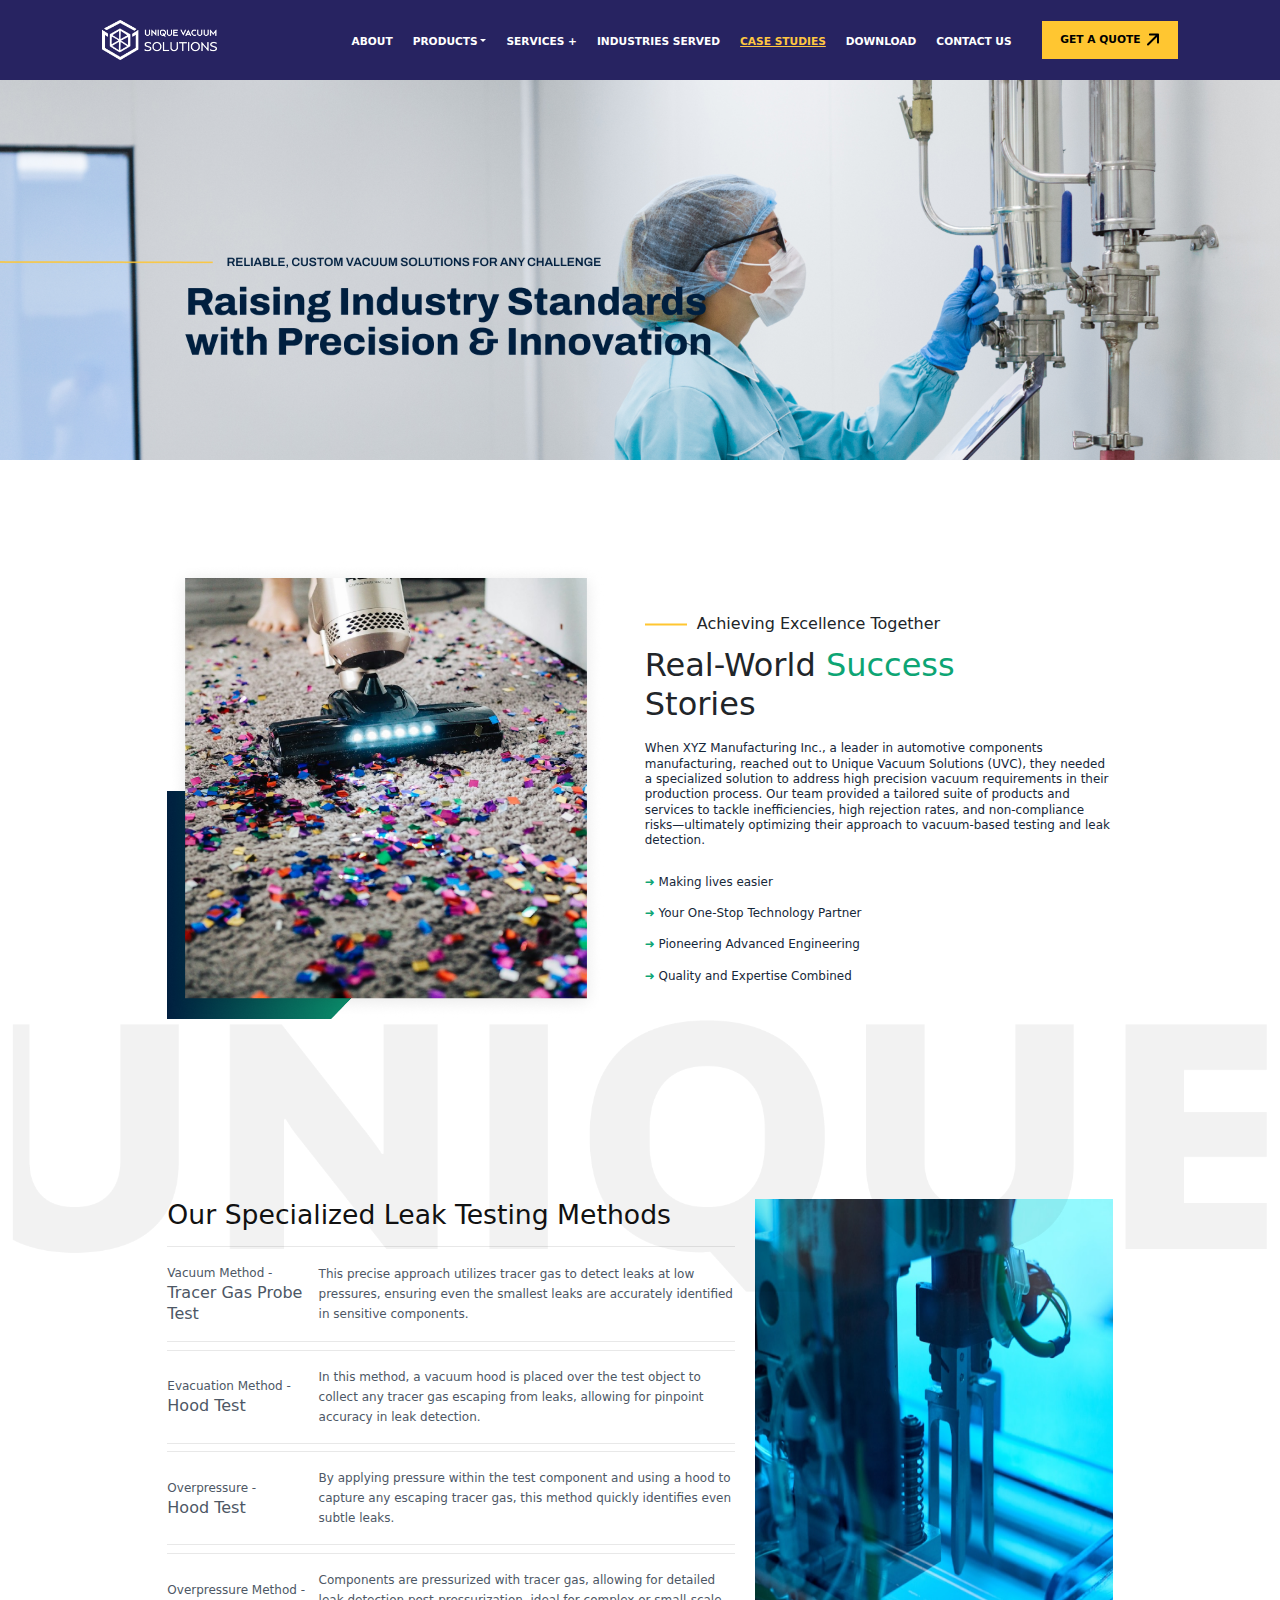
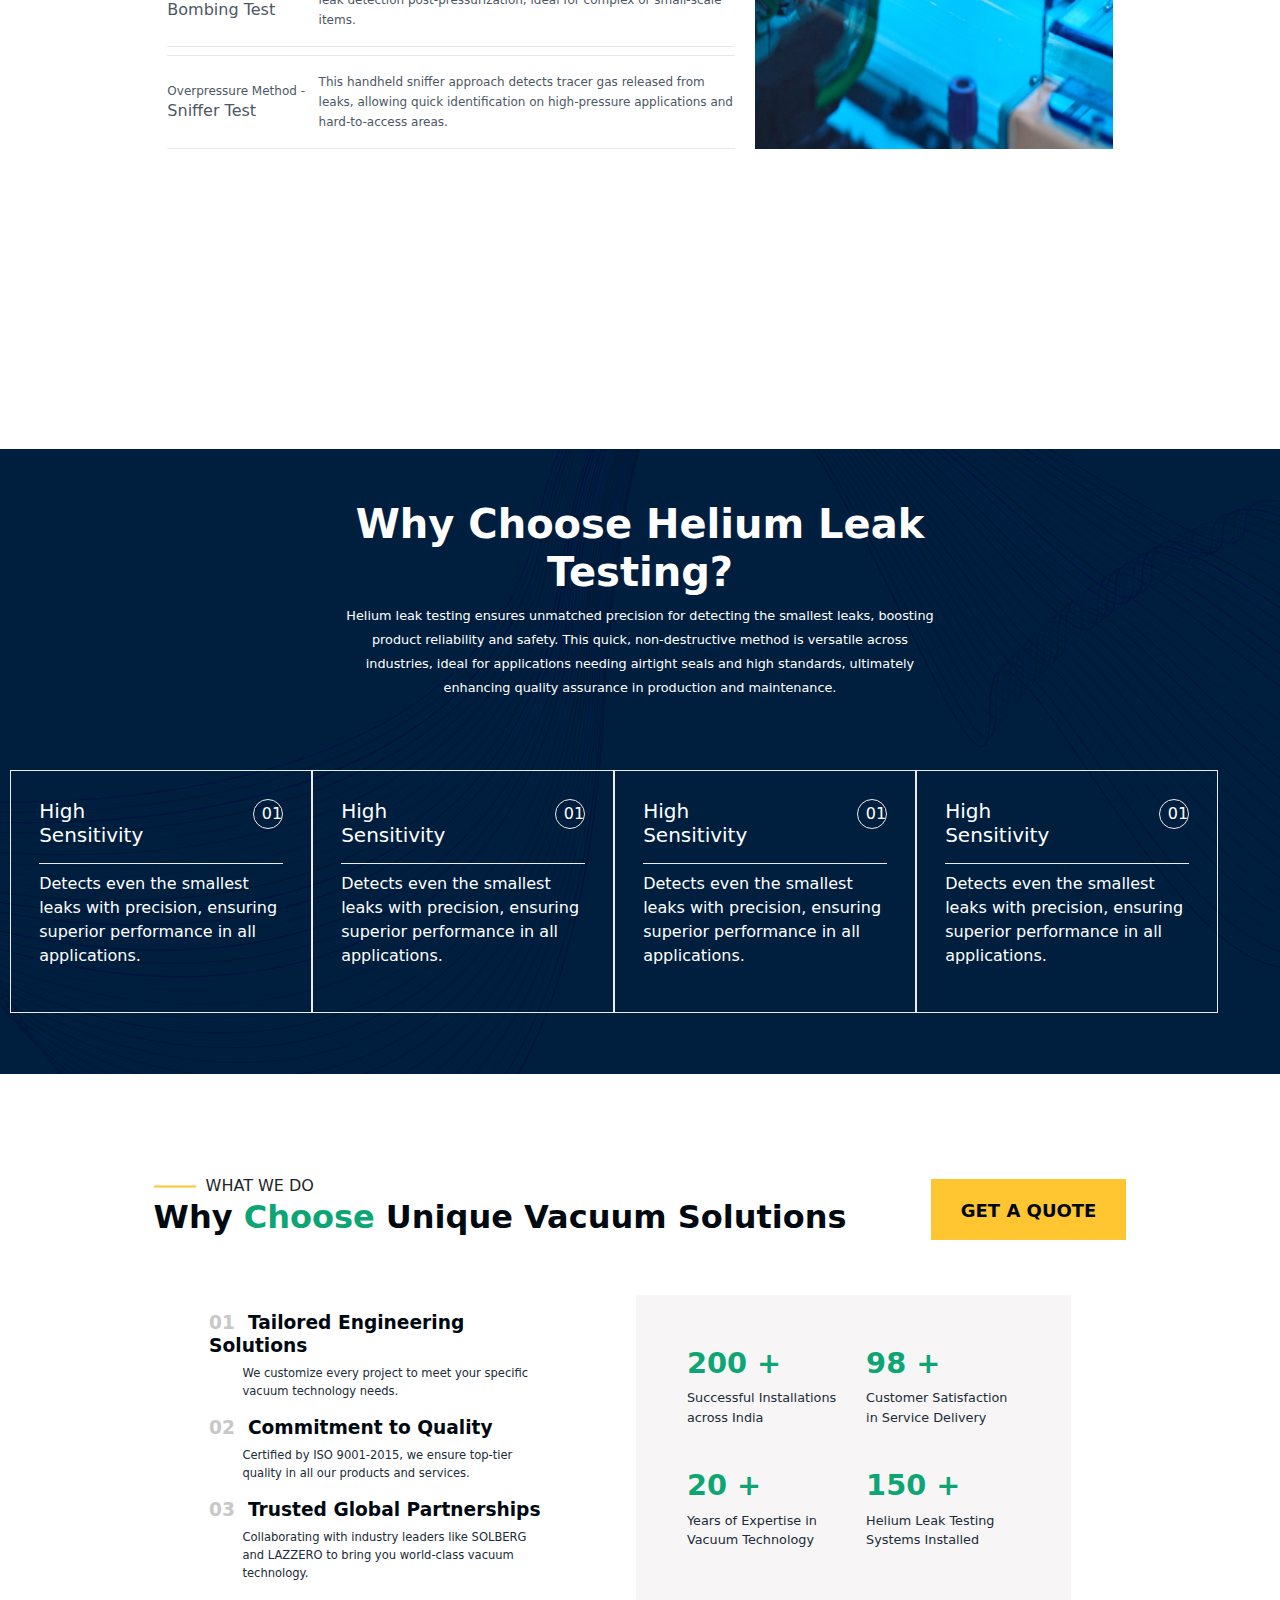
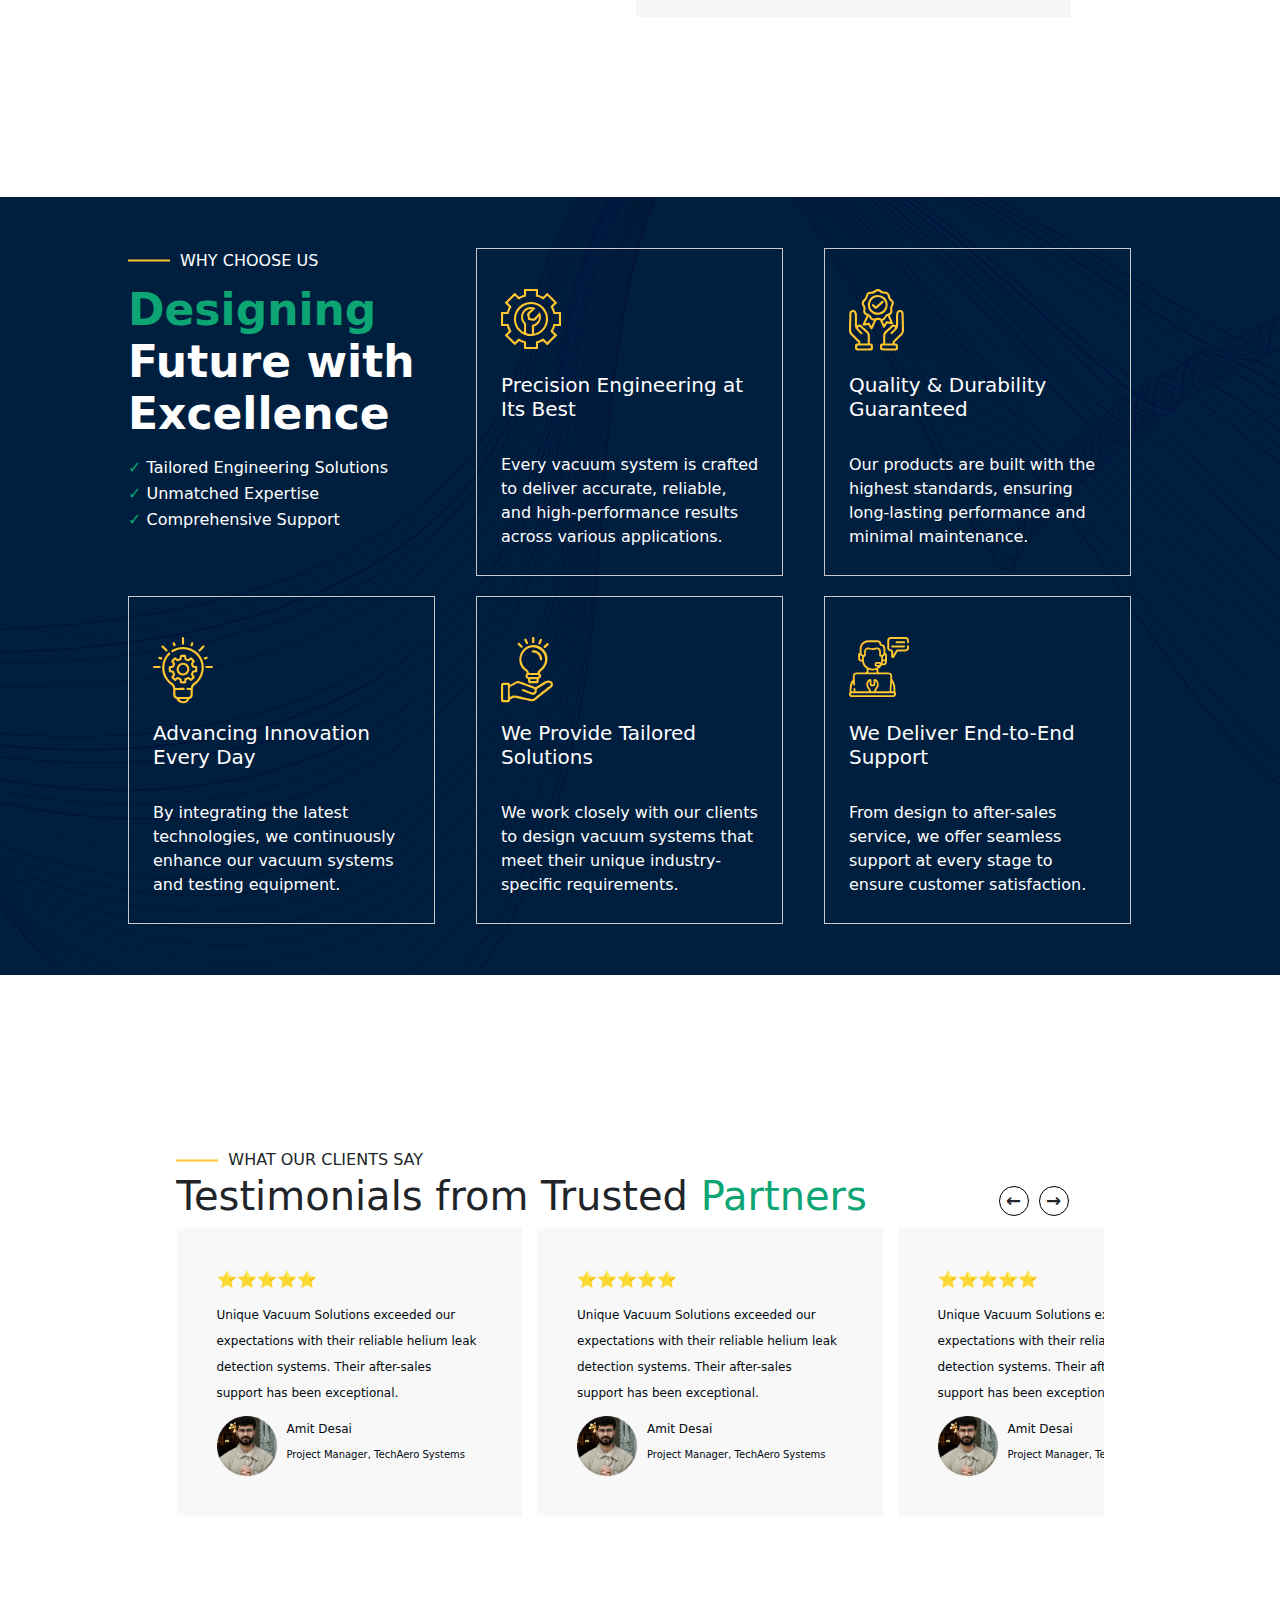
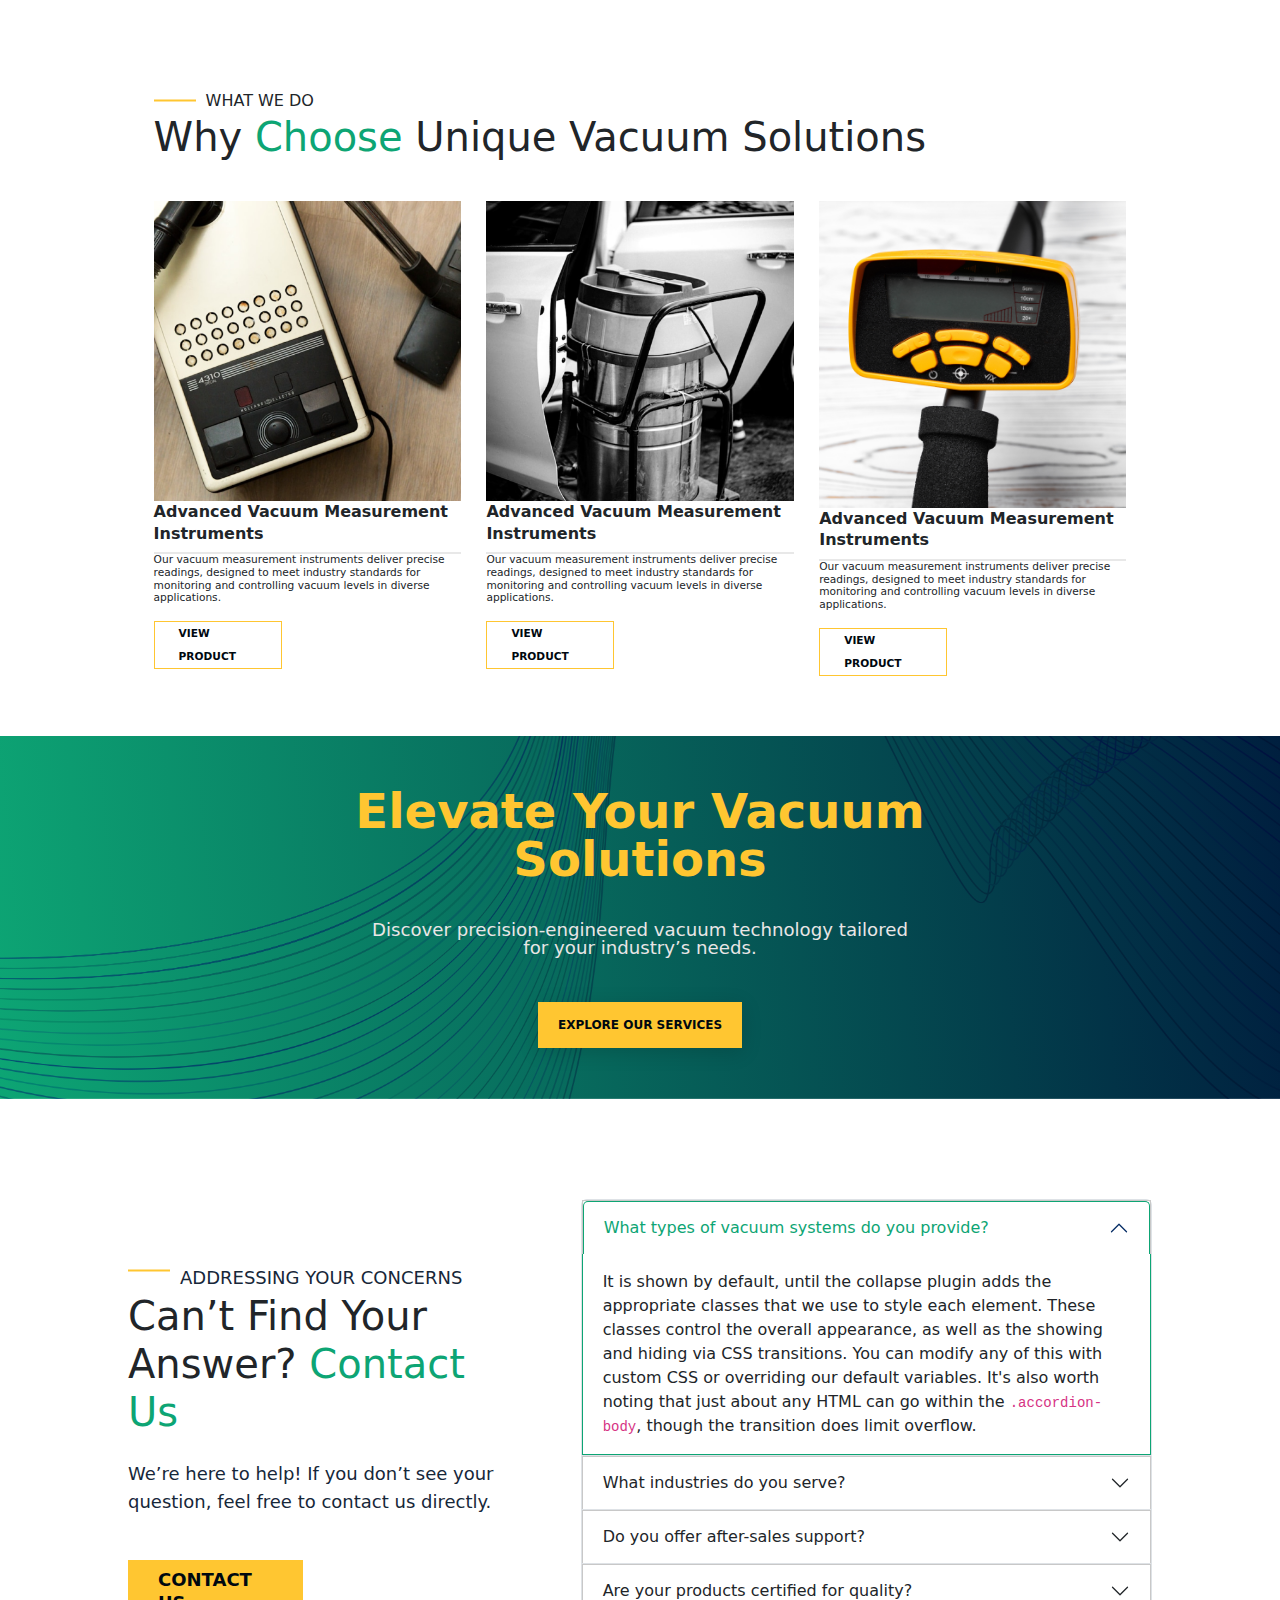
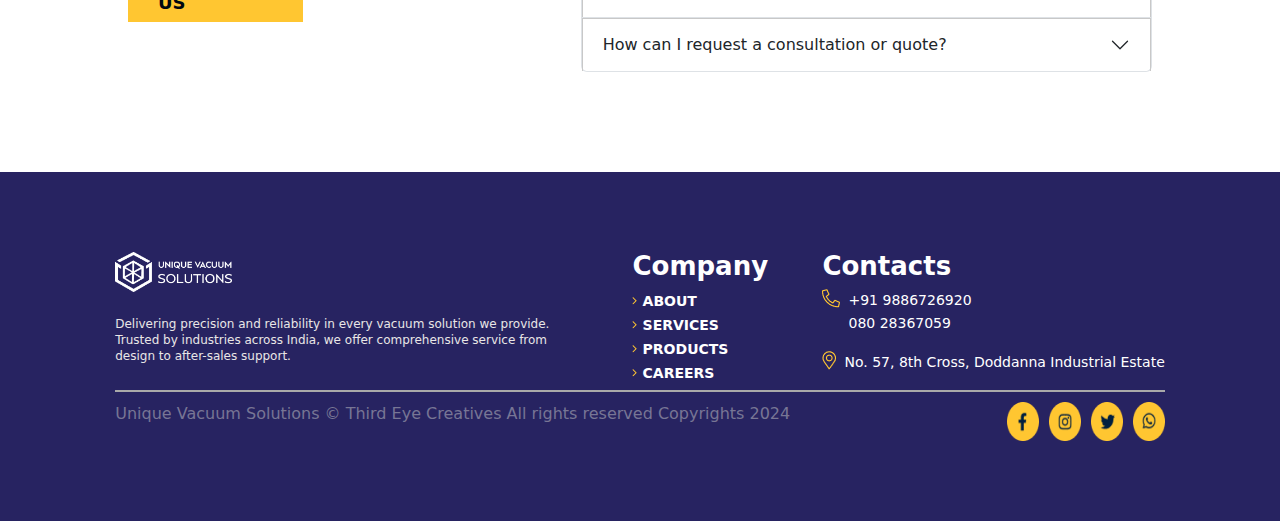
<file: caseStudies.html>
<!DOCTYPE html>
<html lang="en">
  <head>
    <meta charset="UTF-8" />
    <meta name="viewport" content="width=device-width, initial-scale=1.0" />
    <title>Case Studies</title>
    <link rel="stylesheet" href="./assests/css/caseStudies.css" />
    <link rel="stylesheet" href="./assests/css/navigation.css" />
    <link rel="stylesheet" href="./assests/css/footer.css" />
    <link
      rel="stylesheet"
      href="./OwlCarousel2-master/OwlCarousel2-master/dist/assets/owl.carousel.min.css"
    />
    <link
      rel="stylesheet"
      href="./OwlCarousel2-master/OwlCarousel2-master/dist/assets/owl.theme.default.min.css"
    />

    <link
      rel="stylesheet"
      href="./bootstrap-5.3.3-dist/css/bootstrap.min.css"
    />
  </head>
  <style>
    @media (max-width: 1024px) {
      .d-mobile {
        display: block !important;
      }
      .d-desktop {
        display: none !important;
      }
    }

    @media (min-width: 1024px) {
      .d-mobile {
        display: none !important;
      }
      .d-desktop {
        display: block !important;
      }
    }
  </style>
  <body>
    <nav>
      <div class="d-desktop d-none d-md-block">
        <div class="navigationBox scrolled" id="navBarBox"></div>
      </div>

      <!-- nav mobile -->
      <!-- nav mobile -->
    <div class="d-mobile d-block d-md-none" id="navBarMobile">
    </div>
    </nav>

    <!-- hero -->
    <div class="hero" id="hero">
      <img src="./assests/img/Frame340.png" alt="" />
    </div>

    <!-- innovative real world -->
    <div class="innovative" id="innovative">
      <div class="innovationContainer">
        <div class="innovativeRight">
          <img src="./assests/img/Mask1a.png" alt="" />
        </div>
        <div class="innovativeLeft">
          <div class="lineText">
            <svg
              xmlns="http://www.w3.org/2000/svg"
              width="42"
              height="3"
              viewBox="0 0 42 3"
              fill="none"
            >
              <path
                d="M1 1.5H41"
                stroke="#FFC631"
                stroke-width="2"
                stroke-linecap="square"
              />
            </svg>
            <h7>Achieving Excellence Together</h7>
          </div>
          <h1>
            Real-World <span style="color: #0da574">Success</span> Stories
          </h1>
          <p>
            When XYZ Manufacturing Inc., a leader in automotive components
            manufacturing, reached out to Unique Vacuum Solutions (UVC), they
            needed a specialized solution to address high precision vacuum
            requirements in their production process. Our team provided a
            tailored suite of products and services to tackle inefficiencies,
            high rejection rates, and non-compliance risks—ultimately optimizing
            their approach to vacuum-based testing and leak detection.
          </p>
          <div>
            <p><span style="color: #0da574">➜</span> Making lives easier</p>
            <p>
              <span style="color: #0da574">➜</span> Your One-Stop Technology
              Partner
            </p>
            <p>
              <span style="color: #0da574">➜</span> Pioneering Advanced
              Engineering
            </p>
            <p>
              <span style="color: #0da574">➜</span> Quality and Expertise
              Combined
            </p>
          </div>
        </div>
      </div>

      <div class="anymid">
        <div class="anyMidText">
          <h3>Our Specialized Leak Testing Methods</h3>
          <div class="anyTextBoxs">
            <p class="anyfirstP">
              Vacuum Method -<br />
              <span style="font-size: 16px; font-weight: 500"
                >Tracer Gas Probe Test
              </span>
            </p>
            <p class="anysecondP">
              This precise approach utilizes tracer gas to detect leaks at low
              pressures, ensuring even the smallest leaks are accurately
              identified in sensitive components.
            </p>
          </div>
          <div class="anyTextBoxs">
            <p class="anyfirstP">
              Evacuation Method -<br />
              <span style="font-size: 16px; font-weight: 500">Hood Test </span>
            </p>
            <p class="anysecondP">
              In this method, a vacuum hood is placed over the test object to
              collect any tracer gas escaping from leaks, allowing for pinpoint
              accuracy in leak detection.
            </p>
          </div>
          <div class="anyTextBoxs">
            <p class="anyfirstP">
              Overpressure -<br />
              <span style="font-size: 16px; font-weight: 500">Hood Test </span>
            </p>
            <p class="anysecondP">
              By applying pressure within the test component and using a hood to
              capture any escaping tracer gas, this method quickly identifies
              even subtle leaks.
            </p>
          </div>
          <div class="anyTextBoxs">
            <p class="anyfirstP">
              Overpressure Method -<br />
              <span style="font-size: 16px; font-weight: 500"
                >Bombing Test
              </span>
            </p>
            <p class="anysecondP">
              Components are pressurized with tracer gas, allowing for detailed
              leak detection post-pressurization, ideal for complex or
              small-scale items.
            </p>
          </div>
          <div class="anyTextBoxs">
            <p class="anyfirstP">
              Overpressure Method -<br />
              <span style="font-size: 16px; font-weight: 500"
                >Sniffer Test
              </span>
            </p>
            <p class="anysecondP">
              This handheld sniffer approach detects tracer gas released from
              leaks, allowing quick identification on high-pressure applications
              and hard-to-access areas.
            </p>
          </div>
        </div>
        <div class="anyImg">
          <img src="./assests/img/ReplaceImage.png" alt="" />
        </div>
      </div>
    </div>

       <!--choose  -->
    <div class="chooses" id="chooses">
      <div class="chooseHead">
        <h2>Why Choose Helium Leak Testing?</h2>
        <p>
          Helium leak testing ensures unmatched precision for detecting the
          smallest leaks, boosting product reliability and safety. This quick,
          non-destructive method is versatile across industries, ideal for
          applications needing airtight seals and high standards, ultimately
          enhancing quality assurance in production and maintenance.
        </p>
      </div>
      <div class="chooseBody" id="chooseBody">
        <div class="choosebodebox">
          <div>
            <h5>High Sensitivity</h5>
            <div class="chooseBoxNum">01</div>
          </div>
          <p>
            Detects even the smallest leaks with precision, ensuring superior
            performance in all applications.
          </p>
        </div>
        <div class="choosebodebox">
          <div>
            <h5>High Sensitivity</h5>
            <div class="chooseBoxNum">01</div>
          </div>
          <p>
            Detects even the smallest leaks with precision, ensuring superior
            performance in all applications.
          </p>
        </div>
        <div class="choosebodebox">
          <div>
            <h5>High Sensitivity</h5>
            <div class="chooseBoxNum">01</div>
          </div>
          <p>
            Detects even the smallest leaks with precision, ensuring superior
            performance in all applications.
          </p>
        </div>
        <div class="choosebodebox">
          <div>
            <h5>High Sensitivity</h5>
            <div class="chooseBoxNum">01</div>
          </div>
          <p>
            Detects even the smallest leaks with precision, ensuring superior
            performance in all applications.
          </p>
        </div>
      </div>
    </div>

    <!-- service choose -->
    <div class="choose" id="choose">
      <div class="serviceHead">
        <div>
          <div class="lineText">
            <svg
              xmlns="http://www.w3.org/2000/svg"
              width="42"
              height="3"
              viewBox="0 0 42 3"
              fill="none"
            >
              <path
                d="M1 1.5H41"
                stroke="#FFC631"
                stroke-width="2"
                stroke-linecap="square"
              />
            </svg>
            <h7>WHAT WE DO</h7>
          </div>
          <h1>
            Why <span style="color: #0da574">Choose</span> Unique Vacuum
            Solutions
          </h1>
        </div>
        <div class="btnDiv"><button>GET A QUOTE</button></div>
      </div>
      <div class="chooseBoxcontainer">
        <div class="chooseBoxR">
          <div>
            <h2>
              <span style="color: #c8c8c8">01</span>&nbsp;&nbsp;Tailored
              Engineering Solutions
            </h2>
            <p>
              We customize every project to meet your specific vacuum technology
              needs.
            </p>
          </div>
          <div>
            <h2>
              <span style="color: #c8c8c8">02</span>&nbsp;&nbsp;Commitment to
              Quality
            </h2>
            <p>
              Certified by ISO 9001-2015, we ensure top-tier quality in all our
              products and services.
            </p>
          </div>
          <div>
            <h2>
              <span style="color: #c8c8c8">03</span>&nbsp;&nbsp;Trusted Global
              Partnerships
            </h2>
            <p>
              Collaborating with industry leaders like SOLBERG and LAZZERO to
              bring you world-class vacuum technology.
            </p>
          </div>
        </div>
        <div class="chooseBoxL">
          <div>
            <h2>200 +</h2>
            <p>Successful Installations across India</p>
          </div>
          <div>
            <h2>98 +</h2>
            <p>Customer Satisfaction in Service Delivery</p>
          </div>
          <div>
            <h2>20 +</h2>
            <p>Years of Expertise in Vacuum Technology</p>
          </div>
          <div>
            <h2>150 +</h2>
            <p>Helium Leak Testing Systems Installed</p>
          </div>
        </div>
      </div>
    </div>

    <!-- future -->
     <div class="future" id="future">
    <div class="futureGrid">
          <div class="futureGridBox">
            <div class="lineText">
              <svg
                xmlns="http://www.w3.org/2000/svg"
                width="42"
                height="3"
                viewBox="0 0 42 3"
                fill="none"
              >
                <path
                  d="M1 1.5H41"
                  stroke="#FFC631"
                  stroke-width="2"
                  stroke-linecap="square"
                />
              </svg>
              <p style="color: white">WHY CHOOSE US</p>
            </div>
            <h1>
              <span style="color: #0da574">Designing</span> Future with
              Excellence
            </h1>
            <p>
              <span style="color: #0da574">✓ </span> Tailored Engineering
              Solutions
            </p>
            <p><span style="color: #0da574">✓ </span>Unmatched Expertise</p>
            <p><span style="color: #0da574">✓ </span> Comprehensive Support</p>
          </div>
          <div class="futureGridBox1">
            <div class="futureBoxicon">
              <svg
                xmlns="http://www.w3.org/2000/svg"
                width="60"
                height="60"
                viewBox="0 0 60 60"
                fill="none"
              >
                <path
                  d="M22.9688 0C27.6094 0 32.25 0 37.0312 0C37.0312 1.97227 37.0312 3.94453 37.0312 5.97656C37.3793 6.05391 37.7273 6.13125 38.0859 6.21094C38.2767 6.27288 38.4661 6.33954 38.6522 6.41418C38.7474 6.4522 38.8427 6.49021 38.9408 6.52937C39.0868 6.58927 39.0868 6.58927 39.2358 6.65039C39.3379 6.69139 39.4399 6.73238 39.5451 6.77462C40.2446 7.05988 40.9089 7.37789 41.5649 7.7536C41.8291 7.88258 41.8291 7.88258 42.0617 7.76435C42.3167 7.60992 42.5031 7.44696 42.7129 7.23558C42.7903 7.15818 42.8677 7.08077 42.9474 7.00102C43.0296 6.91764 43.1118 6.83426 43.1964 6.74835C43.2816 6.66285 43.3668 6.57734 43.4545 6.48925C43.7261 6.21636 43.9968 5.94267 44.2676 5.66895C44.4517 5.48365 44.6359 5.29841 44.8201 5.11322C45.2713 4.65943 45.7218 4.20492 46.1719 3.75C46.7905 4.26687 47.3668 4.81152 47.9352 5.38279C48.0256 5.47319 48.116 5.56358 48.2091 5.65672C48.5055 5.95318 48.8015 6.25006 49.0974 6.54694C49.3038 6.75352 49.5102 6.96008 49.7166 7.16661C50.258 7.70847 50.7991 8.25069 51.3401 8.79297C51.8929 9.34703 52.4461 9.90069 52.9992 10.4544C54.0831 11.5396 55.1667 12.6251 56.25 13.7109C55.5151 14.578 55.5151 14.578 55.1551 14.9363C55.0871 15.0043 55.0191 15.0723 54.9491 15.1423C54.8784 15.2124 54.8077 15.2825 54.7348 15.3548C54.6604 15.429 54.5859 15.5033 54.5092 15.5798C54.2743 15.8141 54.039 16.0479 53.8037 16.2817C53.6432 16.4417 53.4826 16.6017 53.3221 16.7617C52.9312 17.1513 52.5399 17.5406 52.1484 17.9297C52.2745 18.3212 52.4019 18.6992 52.5861 19.0672C52.6241 19.1447 52.662 19.2222 52.7012 19.302C52.7611 19.4239 52.7611 19.4239 52.8223 19.5483C53.1652 20.2608 53.4677 20.9778 53.7305 21.7236C53.7603 21.8079 53.7902 21.8922 53.821 21.979C53.939 22.3235 54.0234 22.602 54.0234 22.9688C55.9957 22.9688 57.968 22.9688 60 22.9688C60 27.6094 60 32.25 60 37.0312C58.0277 37.0312 56.0555 37.0312 54.0234 37.0312C53.9461 37.3793 53.8688 37.7273 53.7891 38.0859C53.7271 38.2767 53.6605 38.4661 53.5858 38.6522C53.5478 38.7474 53.5098 38.8427 53.4706 38.9408C53.4307 39.0382 53.3908 39.1355 53.3496 39.2358C53.3086 39.3379 53.2676 39.4399 53.2254 39.5451C52.9401 40.2446 52.6221 40.9089 52.2464 41.5649C52.1174 41.8291 52.1174 41.8291 52.2357 42.0617C52.3901 42.3167 52.553 42.5031 52.7644 42.7129C52.8418 42.7903 52.9192 42.8677 52.999 42.9474C53.0824 43.0296 53.1657 43.1118 53.2516 43.1964C53.3372 43.2816 53.4227 43.3668 53.5108 43.4545C53.7836 43.7261 54.0573 43.9968 54.3311 44.2676C54.5163 44.4517 54.7016 44.6359 54.8868 44.8201C55.3406 45.2713 55.7951 45.7218 56.25 46.1719C55.7331 46.7905 55.1885 47.3668 54.6172 47.9352C54.5268 48.0256 54.4364 48.116 54.3433 48.2091C54.0468 48.5055 53.7499 48.8015 53.4531 49.0974C53.2465 49.3038 53.0399 49.5102 52.8334 49.7166C52.2915 50.258 51.7493 50.7991 51.207 51.3401C50.653 51.8929 50.0993 52.4461 49.5456 52.9992C48.4604 54.0831 47.3749 55.1667 46.2891 56.25C45.422 55.5151 45.422 55.5151 45.0637 55.1551C44.9957 55.0871 44.9277 55.0191 44.8577 54.9491C44.7525 54.843 44.7525 54.843 44.6452 54.7348C44.5338 54.6231 44.5338 54.6231 44.4202 54.5092C44.1859 54.2743 43.9521 54.039 43.7183 53.8037C43.5583 53.6432 43.3983 53.4826 43.2383 53.3221C42.8487 52.9312 42.4594 52.5399 42.0703 52.1484C41.6788 52.2745 41.3008 52.4019 40.9328 52.5861C40.8553 52.6241 40.7778 52.662 40.698 52.7012C40.6167 52.7411 40.5354 52.7811 40.4517 52.8223C39.7392 53.1652 39.0222 53.4677 38.2764 53.7305C38.1921 53.7603 38.1078 53.7902 38.021 53.821C37.6765 53.939 37.398 54.0234 37.0312 54.0234C37.0312 55.9957 37.0312 57.968 37.0312 60C32.3906 60 27.75 60 22.9688 60C22.9688 58.0277 22.9688 56.0555 22.9688 54.0234C22.6207 53.9461 22.2727 53.8688 21.9141 53.7891C21.7233 53.7271 21.5339 53.6605 21.3478 53.5858C21.2526 53.5478 21.1573 53.5098 21.0592 53.4706C20.9618 53.4307 20.8645 53.3908 20.7642 53.3496C20.6621 53.3086 20.5601 53.2676 20.4549 53.2254C19.7554 52.9401 19.0911 52.6221 18.4351 52.2464C18.1709 52.1174 18.1709 52.1174 17.9383 52.2357C17.6833 52.3901 17.4969 52.553 17.2871 52.7644C17.2097 52.8418 17.1323 52.9192 17.0526 52.999C16.9704 53.0824 16.8883 53.1657 16.8036 53.2516C16.7184 53.3372 16.6332 53.4227 16.5455 53.5108C16.2739 53.7836 16.0032 54.0573 15.7324 54.3311C15.5483 54.5163 15.3641 54.7016 15.1799 54.8868C14.7287 55.3406 14.2782 55.7951 13.8281 56.25C13.2095 55.7331 12.6332 55.1885 12.0648 54.6172C11.9744 54.5268 11.884 54.4364 11.7909 54.3433C11.4945 54.0468 11.1985 53.7499 10.9026 53.4531C10.6962 53.2465 10.4898 53.0399 10.2834 52.8334C9.74197 52.2915 9.20091 51.7493 8.65992 51.207C8.10713 50.653 7.55394 50.0993 7.00081 49.5456C5.91688 48.4604 4.83331 47.3749 3.75 46.2891C4.48494 45.422 4.48494 45.422 4.84491 45.0637C4.9129 44.9957 4.98089 44.9277 5.05093 44.8577C5.12164 44.7876 5.19235 44.7175 5.2652 44.6452C5.33963 44.571 5.41407 44.4967 5.49076 44.4202C5.72566 44.1859 5.96097 43.9521 6.19629 43.7183C6.35684 43.5583 6.51736 43.3983 6.67786 43.2383C7.06878 42.8487 7.46007 42.4594 7.85156 42.0703C7.72546 41.6788 7.59809 41.3008 7.41394 40.9328C7.37595 40.8553 7.33796 40.7778 7.29881 40.698C7.23888 40.5761 7.23888 40.5761 7.17773 40.4517C6.83482 39.7392 6.53229 39.0222 6.26953 38.2764C6.22472 38.15 6.22472 38.15 6.17901 38.021C6.06095 37.6765 5.97656 37.398 5.97656 37.0312C4.0043 37.0312 2.03203 37.0312 0 37.0312C0 32.3906 0 27.75 0 22.9688C1.97227 22.9688 3.94453 22.9688 5.97656 22.9688C6.05391 22.6207 6.13125 22.2727 6.21094 21.9141C6.27288 21.7233 6.33954 21.5339 6.41418 21.3478C6.4522 21.2526 6.49021 21.1573 6.52937 21.0592C6.56931 20.9618 6.60924 20.8645 6.65039 20.7642C6.69139 20.6621 6.73238 20.5601 6.77462 20.4549C7.05988 19.7554 7.37789 19.0911 7.7536 18.4351C7.88258 18.1709 7.88258 18.1709 7.76435 17.9383C7.60992 17.6833 7.44696 17.4969 7.23558 17.2871C7.15818 17.2097 7.08077 17.1323 7.00102 17.0526C6.91764 16.9704 6.83426 16.8883 6.74835 16.8036C6.66285 16.7184 6.57734 16.6332 6.48925 16.5455C6.21636 16.2739 5.94267 16.0032 5.66895 15.7324C5.48365 15.5483 5.29841 15.3641 5.11322 15.1799C4.65943 14.7287 4.20492 14.2782 3.75 13.8281C4.26687 13.2095 4.81152 12.6332 5.38279 12.0648C5.47319 11.9744 5.56358 11.884 5.65672 11.7909C5.95318 11.4945 6.25006 11.1985 6.54694 10.9026C6.75352 10.6962 6.96008 10.4898 7.16661 10.2834C7.70847 9.74197 8.25069 9.20091 8.79297 8.65992C9.34703 8.10713 9.90069 7.55394 10.4544 7.00081C11.5396 5.91688 12.6251 4.83331 13.7109 3.75C14.578 4.48494 14.578 4.48494 14.9363 4.84491C15.0383 4.94689 15.0383 4.94689 15.1423 5.05093C15.2124 5.12164 15.2825 5.19235 15.3548 5.2652C15.429 5.33963 15.5033 5.41407 15.5798 5.49076C15.8141 5.72566 16.0479 5.96097 16.2817 6.19629C16.4417 6.35684 16.6017 6.51736 16.7617 6.67786C17.1513 7.06878 17.5406 7.46007 17.9297 7.85156C18.3212 7.72546 18.6992 7.59809 19.0672 7.41394C19.1447 7.37595 19.2222 7.33796 19.302 7.29881C19.3833 7.25886 19.4646 7.2189 19.5483 7.17773C20.2608 6.83482 20.9778 6.53229 21.7236 6.26953C21.85 6.22472 21.85 6.22472 21.979 6.17901C22.3235 6.06095 22.602 5.97656 22.9688 5.97656C22.9688 4.0043 22.9688 2.03203 22.9688 0ZM25.0781 2.10938C25.0781 3.92695 25.0781 5.74453 25.0781 7.61719C24.6914 7.69453 24.3047 7.77187 23.9062 7.85156C21.8419 8.4001 19.767 9.20491 18.0263 10.4614C17.8125 10.5469 17.8125 10.5469 17.5883 10.4569C17.343 10.3121 17.1679 10.1649 16.9678 9.96317C16.8975 9.8928 16.8271 9.82243 16.7546 9.74993C16.6801 9.67424 16.6057 9.59855 16.5289 9.52057C16.4516 9.44287 16.3742 9.36517 16.2945 9.28511C16.048 9.0373 15.8023 8.78868 15.5566 8.54004C15.3895 8.37168 15.2222 8.20338 15.0549 8.03513C14.6454 7.62299 14.2366 7.21013 13.8281 6.79688C13.0243 7.4554 12.3012 8.19177 11.5691 8.92731C11.431 9.06558 11.2929 9.20382 11.1548 9.34204C10.7937 9.70358 10.433 10.0655 10.0723 10.4274C9.70331 10.7977 9.33395 11.1676 8.96461 11.5375C8.24171 12.2616 7.51917 12.9862 6.79688 13.7109C7.25388 14.2581 7.72877 14.7763 8.23517 15.2779C8.3018 15.3443 8.36844 15.4108 8.43709 15.4793C8.64691 15.6885 8.85714 15.8972 9.06738 16.106C9.211 16.249 9.35458 16.392 9.49814 16.5351C9.84741 16.8831 10.197 17.2307 10.5469 17.5781C10.3947 17.9767 10.2215 18.3471 10.015 18.7202C8.32467 21.7395 8.32467 21.7395 7.61719 25.0781C5.79961 25.0781 3.98203 25.0781 2.10938 25.0781C2.10938 28.3266 2.10938 31.575 2.10938 34.9219C3.92695 34.9219 5.74453 34.9219 7.61719 34.9219C7.69453 35.3086 7.77187 35.6953 7.85156 36.0938C8.42439 38.1295 9.20639 40.2623 10.4637 41.9807C10.5469 42.1875 10.5469 42.1875 10.4567 42.4113C10.3121 42.657 10.1651 42.8319 9.96317 43.0322C9.8928 43.1025 9.82243 43.1729 9.74993 43.2454C9.67424 43.3199 9.59855 43.3943 9.52057 43.4711C9.44287 43.5484 9.36517 43.6258 9.28511 43.7055C9.0373 43.952 8.78868 44.1977 8.54004 44.4434C8.37168 44.6105 8.20338 44.7778 8.03513 44.9451C7.62299 45.3546 7.21013 45.7634 6.79688 46.1719C7.4554 46.9757 8.19177 47.6988 8.92731 48.4309C9.06558 48.569 9.20382 48.7071 9.34204 48.8452C9.70358 49.2063 10.0655 49.567 10.4274 49.9277C10.7977 50.2967 11.1676 50.6661 11.5375 51.0354C12.2616 51.7583 12.9862 52.4808 13.7109 53.2031C14.2581 52.7461 14.7763 52.2712 15.2779 51.7648C15.3443 51.6982 15.4108 51.6316 15.4793 51.5629C15.6885 51.3531 15.8972 51.1429 16.106 50.9326C16.249 50.789 16.392 50.6454 16.5351 50.5019C16.8831 50.1526 17.2307 49.803 17.5781 49.4531C17.9767 49.6053 18.3471 49.7785 18.7202 49.985C21.7395 51.6753 21.7395 51.6753 25.0781 52.3828C25.0781 54.2004 25.0781 56.018 25.0781 57.8906C28.3266 57.8906 31.575 57.8906 34.9219 57.8906C34.9219 56.073 34.9219 54.2555 34.9219 52.3828C35.3086 52.3055 35.6953 52.2281 36.0938 52.1484C38.1581 51.5999 40.233 50.7951 41.9737 49.5386C42.1875 49.4531 42.1875 49.4531 42.4117 49.5431C42.657 49.6879 42.8321 49.8351 43.0322 50.0368C43.1025 50.1072 43.1729 50.1776 43.2454 50.2501C43.3199 50.3258 43.3943 50.4014 43.4711 50.4794C43.5484 50.5571 43.6258 50.6348 43.7055 50.7149C43.952 50.9627 44.1977 51.2113 44.4434 51.46C44.6105 51.6283 44.7778 51.7966 44.9451 51.9649C45.3546 52.377 45.7634 52.7899 46.1719 53.2031C46.9757 52.5446 47.6988 51.8082 48.4309 51.0727C48.569 50.9344 48.7071 50.7962 48.8452 50.658C49.2063 50.2964 49.567 49.9345 49.9277 49.5726C50.2967 49.2023 50.6661 48.8324 51.0354 48.4625C51.7583 47.7384 52.4808 47.0138 53.2031 46.2891C52.7461 45.7419 52.2712 45.2237 51.7648 44.7221C51.6982 44.6557 51.6316 44.5892 51.5629 44.5207C51.3531 44.3115 51.1429 44.1028 50.9326 43.894C50.789 43.751 50.6454 43.608 50.5019 43.4649C50.1526 43.1169 49.803 42.7693 49.4531 42.4219C49.6053 42.0233 49.7785 41.6529 49.985 41.2798C51.6753 38.2605 51.6753 38.2605 52.3828 34.9219C54.2004 34.9219 56.018 34.9219 57.8906 34.9219C57.8906 31.6734 57.8906 28.425 57.8906 25.0781C56.073 25.0781 54.2555 25.0781 52.3828 25.0781C52.3055 24.6914 52.2281 24.3047 52.1484 23.9062C51.5999 21.8419 50.7951 19.767 49.5386 18.0263C49.4531 17.8125 49.4531 17.8125 49.5431 17.5883C49.6879 17.343 49.8351 17.1679 50.0368 16.9678C50.1072 16.8975 50.1776 16.8271 50.2501 16.7546C50.3258 16.6801 50.4014 16.6057 50.4794 16.5289C50.5571 16.4516 50.6348 16.3742 50.7149 16.2945C50.9627 16.048 51.2113 15.8023 51.46 15.5566C51.6283 15.3895 51.7966 15.2222 51.9649 15.0549C52.377 14.6454 52.7899 14.2366 53.2031 13.8281C52.5446 13.0243 51.8082 12.3012 51.0727 11.5691C50.9344 11.431 50.7962 11.2929 50.658 11.1548C50.2964 10.7937 49.9345 10.433 49.5726 10.0723C49.2023 9.70331 48.8324 9.33395 48.4625 8.96461C47.7384 8.24171 47.0138 7.51917 46.2891 6.79688C45.7419 7.25388 45.2237 7.72877 44.7221 8.23517C44.6557 8.3018 44.5892 8.36844 44.5207 8.43709C44.3116 8.64691 44.1028 8.85714 43.894 9.06738C43.751 9.211 43.608 9.35458 43.4649 9.49814C43.1169 9.84741 42.7693 10.197 42.4219 10.5469C42.0233 10.3947 41.6529 10.2215 41.2798 10.015C38.2605 8.32467 38.2605 8.32467 34.9219 7.61719C34.9219 5.79961 34.9219 3.98203 34.9219 2.10938C31.6734 2.10938 28.425 2.10938 25.0781 2.10938Z"
                  fill="#FFC631"
                />
                <path
                  d="M42.1877 17.9296C42.4776 18.2298 42.7448 18.5433 43.008 18.8671C43.0972 18.9752 43.1863 19.0834 43.2781 19.1948C46.087 22.6751 47.4578 27.1277 47.0551 31.5952C46.5169 36.3932 44.169 40.5384 40.4299 43.5937C36.7728 46.3774 32.2423 47.4881 27.7057 46.9567C27.1363 46.8764 26.5773 46.7643 26.0159 46.6405C25.8971 46.618 25.7784 46.5955 25.6561 46.5723C22.8541 45.9806 20.2075 44.2389 18.1643 42.3046C18.0607 42.2085 17.957 42.1124 17.8503 42.0135C15.7165 39.9704 14.2434 37.298 13.4768 34.453C13.4401 34.3196 13.4034 34.1863 13.3656 34.0488C12.3431 29.8345 12.9821 25.1859 15.1475 21.4237C15.7268 20.4786 16.3942 19.5958 17.1096 18.7499C17.178 18.6671 17.2465 18.5843 17.317 18.499C17.7904 17.939 18.2992 17.455 18.8674 16.9921C18.9784 16.9015 19.0895 16.8108 19.2039 16.7174C26.0743 11.2168 35.9142 11.8549 42.1877 17.9296ZM26.0159 15.5858C25.9313 15.6097 25.8467 15.6336 25.7596 15.6582C22.0056 16.7634 18.8771 19.2905 16.9631 22.6903C16.6336 23.3185 16.3324 23.9565 16.0549 24.6093C16.014 24.702 15.973 24.7948 15.9309 24.8903C14.8597 27.5328 14.6991 30.8988 15.469 33.6327C15.4923 33.7154 15.5155 33.7982 15.5395 33.8834C16.252 36.3486 17.4393 38.4555 19.219 40.3124C19.3132 40.4115 19.4075 40.5106 19.5046 40.6127C19.6037 40.707 19.7028 40.8012 19.8049 40.8983C19.8835 40.9749 19.962 41.0515 20.043 41.1304C20.8648 41.9056 21.8799 42.7619 22.969 43.1249C22.9908 42.1042 23.0074 41.0835 23.0176 40.0626C23.0224 39.5884 23.029 39.1144 23.0397 38.6403C23.0499 38.1821 23.0555 37.7241 23.0579 37.2658C23.0596 37.0917 23.063 36.9175 23.0681 36.7434C23.092 35.89 23.1073 35.2073 22.5115 34.5368C22.353 34.3901 22.1932 34.2447 22.0315 34.1015C20.4018 31.8572 19.7313 29.1851 20.136 26.4411C20.4637 24.458 21.2934 22.7218 22.6174 21.2108C22.7216 21.0898 22.7216 21.0898 22.828 20.9664C24.4926 19.1666 27.0748 18.1583 29.4871 18.023C31.2901 18.0008 32.882 18.3705 34.5705 18.9843C34.5705 19.2187 34.5705 19.2187 34.3392 19.4719C34.1768 19.6292 34.1768 19.6292 34.0112 19.7898C33.922 19.8767 33.922 19.8767 33.831 19.9654C33.7016 20.0916 33.5719 20.2176 33.442 20.3433C33.2364 20.5427 33.0319 20.743 32.8277 20.9437C32.2468 21.5145 31.6655 22.0847 31.0803 22.651C30.7227 22.9973 30.3674 23.3458 30.0135 23.6958C29.8783 23.8287 29.7423 23.9608 29.6053 24.0919C29.4134 24.2759 29.2246 24.4627 29.0362 24.6503C28.8738 24.8085 28.8738 24.8085 28.7081 24.9699C28.3081 25.5622 28.4496 26.1812 28.5496 26.8674C28.5649 26.9738 28.5802 27.0803 28.596 27.1899C28.6123 27.2979 28.6285 27.4058 28.6452 27.517C28.661 27.6272 28.6768 27.7374 28.6931 27.8509C28.7829 28.4649 28.7829 28.4649 28.9455 29.0624C29.2605 29.1187 29.5754 29.1748 29.8904 29.2309C30.0226 29.2545 30.0226 29.2545 30.1575 29.2787C31.6505 29.6466 31.6505 29.6466 33.0441 29.2954C33.1523 29.185 33.2606 29.0747 33.3721 28.961C33.4328 28.9004 33.4935 28.8398 33.5561 28.7774C33.755 28.5779 33.9503 28.3753 34.1457 28.1725C34.2834 28.0331 34.4214 27.8938 34.5595 27.7548C34.9215 27.3892 35.2805 27.0209 35.6391 26.652C36.0058 26.2756 36.3752 25.9019 36.7445 25.528C37.4678 24.7946 38.1881 24.0584 38.9065 23.3202C38.9818 23.5056 39.0569 23.6912 39.1318 23.8768C39.1737 23.9801 39.2155 24.0834 39.2586 24.1898C39.4118 24.587 39.5243 24.9809 39.6316 25.393C39.6695 25.536 39.7074 25.6791 39.7465 25.8265C40.3482 28.4396 39.7973 31.1892 38.4037 33.4598C37.2013 35.3254 35.5711 36.5271 33.5282 37.3502C33.1851 37.464 33.1851 37.464 33.0471 37.6171C33.0361 37.8364 33.0333 38.0562 33.0338 38.2758C33.0338 38.4166 33.0338 38.5574 33.0338 38.7024C33.0344 38.8556 33.035 39.0088 33.0357 39.1666C33.0359 39.3241 33.036 39.4816 33.0362 39.639C33.0366 40.0542 33.0378 40.4694 33.0391 40.8846C33.0403 41.3079 33.0408 41.7313 33.0414 42.1547C33.0426 42.9859 33.0446 43.8171 33.0471 44.6483C35.3672 44.0495 37.3894 43.2542 39.258 41.7187C39.4387 41.5843 39.6193 41.4501 39.8 41.3158C40.2325 40.9795 40.5876 40.6175 40.9371 40.1966C41.0636 40.0444 41.194 39.8954 41.329 39.7507C44.1558 36.71 45.0272 32.6974 44.9059 28.6672C44.7248 25.303 43.0873 22.0883 40.7815 19.6874C40.6827 19.5812 40.5839 19.475 40.4821 19.3656C39.0425 17.8614 37.2974 16.865 35.3909 16.0546C35.2981 16.0137 35.2053 15.9727 35.1098 15.9305C32.2951 14.7896 28.9119 14.7653 26.0159 15.5858ZM24.6096 22.1483C24.5382 22.2104 24.4667 22.2725 24.3931 22.3365C22.8844 23.7325 22.2129 25.7363 21.9981 27.7321C21.922 29.7224 22.7108 31.7938 24.0237 33.2812C24.1377 33.3617 24.1377 33.3617 24.2541 33.444C24.6171 33.7187 24.9022 33.9819 25.0157 34.4376C25.105 35.1095 25.086 35.7873 25.0784 36.4635C25.0792 36.6829 25.0805 36.9022 25.0822 37.1216C25.0855 37.6965 25.0833 38.2713 25.0799 38.8462C25.0773 39.4338 25.0801 40.0214 25.0825 40.609C25.0863 41.7602 25.0842 42.9113 25.0784 44.0624C25.2262 44.119 25.3741 44.1753 25.5221 44.2315C25.6045 44.2629 25.6868 44.2943 25.7717 44.3266C26.1067 44.4465 26.4451 44.5275 26.7922 44.6044C26.917 44.6325 27.0418 44.6606 27.1703 44.6895C28.5092 44.9653 29.3906 44.8827 30.9377 44.8827C30.9377 41.905 30.9377 38.9272 30.9377 35.8593C31.2858 35.8206 31.6338 35.7819 31.9924 35.7421C34.1975 35.1172 35.8627 33.6894 37.0315 31.7577C37.7445 30.4167 38.0523 28.9345 37.969 27.4218C37.5946 27.5817 37.402 27.7431 37.1653 28.0723C34.6159 31.4989 34.6159 31.4989 33.0208 31.8381C31.2258 31.9851 29.3765 31.4923 27.6637 30.9961C27.4066 30.9236 27.4066 30.9236 27.0705 30.9374C27.0623 30.8706 27.0542 30.8038 27.0457 30.735C27.0203 30.5288 26.9944 30.3227 26.9682 30.1166C26.9381 29.8675 26.9113 29.618 26.8875 29.3682C26.8117 28.6391 26.6887 28.001 26.4347 27.3119C26.1431 26.4071 25.871 25.5209 26.2502 24.6093C27.326 22.9339 29.0256 21.5916 30.5311 20.3156C30.588 20.263 30.6448 20.2104 30.7034 20.1562C30.7034 20.1175 30.7034 20.0788 30.7034 20.039C28.4096 19.9236 26.3206 20.6009 24.6096 22.1483Z"
                  fill="#FFC631"
                />
              </svg>
            </div>
            <h5>Precision Engineering at Its Best</h5>
            <p>
              Every vacuum system is crafted to deliver accurate, reliable, and
              high-performance results across various applications.
            </p>
          </div>
          <div class="futureGridBox1">
            <div class="futureBoxicon">
              <svg
                xmlns="http://www.w3.org/2000/svg"
                width="55"
                height="62"
                viewBox="0 0 55 62"
                fill="none"
              >
                <path
                  d="M30.4249 0.277378C31.3274 0.767269 32.1482 1.43868 32.9727 2.04794C33.8253 2.63562 34.7449 2.69562 35.7592 2.73937C37.2774 2.80791 38.465 3.0537 39.6004 4.13734C40.1822 4.79959 40.4563 5.39719 40.6666 6.23688C40.7194 6.43498 40.7724 6.63305 40.8255 6.8311C40.9171 7.17945 41.0081 7.52797 41.0989 7.87652C41.4458 9.11732 41.9888 9.69168 42.9439 10.5113C43.9279 11.3959 44.7218 12.4071 44.8347 13.7665C44.8366 13.8758 44.8386 13.9852 44.8405 14.0979C44.8437 14.2053 44.8469 14.3128 44.8502 14.4235C44.7297 15.6141 44.1806 16.6366 43.6234 17.6759C43.052 18.8078 43.1616 19.7879 43.3255 21.0081C43.4363 22.624 43.3831 23.8512 42.3052 25.1357C41.8204 25.647 41.38 25.9418 40.7284 26.2024C41.0272 27.1911 41.4427 28.1218 41.864 29.0627C42.0736 29.5312 42.281 30.0007 42.4888 30.4701C42.5697 30.6526 42.6506 30.8351 42.7316 31.0176C42.7696 31.1033 42.8076 31.189 42.8468 31.2774C42.9437 31.496 43.0408 31.7146 43.1378 31.9333C43.2817 32.2588 43.4238 32.585 43.5651 32.9117C43.6251 33.0459 43.6251 33.0459 43.6863 33.1829C43.8984 33.6785 43.9986 34.0733 43.9439 34.6122C43.7816 34.9677 43.7816 34.9677 43.4492 35.2305C42.366 35.389 41.2764 35.094 40.226 34.8595C39.9051 34.7895 39.5841 34.7202 39.2632 34.6508C39.1229 34.6197 38.9826 34.5886 38.838 34.5566C38.519 34.4803 38.519 34.4803 38.2549 34.4885C38.0688 34.7404 38.0688 34.7404 37.8825 35.0673C37.809 35.19 37.7356 35.3128 37.66 35.4392C37.5834 35.5693 37.5068 35.6994 37.4279 35.8335C35.8702 38.4635 35.8702 38.4635 35.4104 38.6934C34.6338 38.7653 34.6338 38.7653 34.2916 38.4892C34.0207 38.1634 33.8647 37.8577 33.6935 37.4702C33.6288 37.325 33.5641 37.1798 33.4975 37.0302C33.4291 36.8735 33.3608 36.7168 33.2925 36.56C33.2218 36.3996 33.151 36.2393 33.0801 36.079C32.6181 35.03 32.1669 33.9763 31.7234 32.9194C31.6707 32.794 31.618 32.6685 31.5637 32.5393C31.5161 32.4245 31.4686 32.3097 31.4196 32.1914C31.378 32.0911 31.3364 31.9909 31.2936 31.8876C31.2056 31.644 31.2056 31.644 31.2056 31.3967C30.8967 31.3127 30.5876 31.2306 30.278 31.1493C30.1919 31.1257 30.1058 31.1021 30.0171 31.0778C29.1525 30.8537 28.3315 30.7599 27.4954 31.1493C27.3095 31.4238 27.1845 31.6505 27.0552 31.9498C27.0174 32.0318 26.9795 32.1138 26.9405 32.1982C26.8164 32.4685 26.696 32.7403 26.5755 33.0122C26.4897 33.2006 26.4037 33.3888 26.3174 33.577C26.0927 34.0688 25.8711 34.5619 25.6503 35.0555C25.3488 35.7288 25.0442 36.4008 24.7397 37.0728C24.58 37.4254 24.4216 37.7785 24.2642 38.1321C24.1915 38.2941 24.1188 38.456 24.046 38.618C23.9835 38.7584 23.921 38.8987 23.8565 39.0433C23.334 40.0939 23.334 40.0939 22.9194 40.3011C22.5098 40.3475 22.5098 40.3475 22.0537 40.3011C21.5851 39.8991 21.2832 39.4719 20.9822 38.9364C20.9022 38.7955 20.8222 38.6547 20.7397 38.5096C20.6572 38.3622 20.5747 38.2148 20.4924 38.0673C20.3289 37.777 20.1648 37.4871 20.0006 37.1972C19.8928 37.005 19.8928 37.005 19.7829 36.8088C19.6072 36.5127 19.4223 36.2425 19.2092 35.9726C19.0864 35.9957 18.9636 36.0188 18.837 36.0427C18.3783 36.1286 17.9194 36.2128 17.4603 36.2964C17.2622 36.3328 17.0641 36.3696 16.8662 36.4069C16.5806 36.4607 16.2947 36.5127 16.0087 36.5644C15.9212 36.5812 15.8337 36.5981 15.7435 36.6155C15.1773 36.7156 14.7 36.7182 14.1386 36.5909C13.7944 36.282 13.6582 36.0997 13.6064 35.6382C13.6528 35.1346 13.8305 34.7437 14.0517 34.2972C14.0944 34.2081 14.137 34.1189 14.181 34.0271C14.3202 33.7371 14.4613 33.4481 14.6024 33.159C14.6988 32.9588 14.7951 32.7585 14.8912 32.5581C15.0365 32.2552 15.1819 31.9523 15.3278 31.6497C15.7577 30.758 16.1757 29.8613 16.5889 28.9619C16.6473 28.8352 16.7057 28.7086 16.7658 28.5781C17.0912 27.8711 17.4112 27.1619 17.7252 26.4497C17.6356 26.4348 17.546 26.4198 17.4537 26.4043C16.3392 26.1529 15.4378 25.5074 14.8184 24.5565C14.4696 23.9514 14.2471 23.4435 14.2459 22.7381C14.2456 22.6449 14.2454 22.5517 14.2452 22.4557C14.2457 22.3581 14.2463 22.2604 14.2469 22.1598C14.2471 22.0595 14.2473 21.9591 14.2476 21.8557C14.2517 21.284 14.2803 20.727 14.3541 20.1598C14.3646 20.0724 14.3751 19.9851 14.386 19.8951C14.4018 19.766 14.4018 19.766 14.4178 19.6344C14.4808 18.6315 14.0914 17.8857 13.6517 17.0042C13.5137 16.72 13.376 16.4356 13.2386 16.151C13.1771 16.0268 13.1156 15.9025 13.0522 15.7745C12.5904 14.7553 12.6612 13.554 13.0227 12.5109C13.5526 11.3235 14.6657 10.448 15.5797 9.55819C16.0778 9.04516 16.2951 8.66753 16.4677 7.96638C16.5078 7.81062 16.5478 7.65487 16.5892 7.49439C16.6511 7.24904 16.7122 7.00356 16.7722 6.75773C17.0187 5.755 17.2577 4.94963 17.9725 4.18855C18.0875 4.05559 18.0875 4.05559 18.2049 3.91994C19.3909 2.80822 20.9094 2.75665 22.4552 2.69779C23.7303 2.62905 24.6212 2.13293 25.5939 1.33633C26.9312 0.266683 28.7271 -0.408829 30.4249 0.277378ZM26.4089 3.38322C24.9747 4.52207 23.7472 4.72212 21.9607 4.82213C21.0168 4.88521 20.2056 4.95722 19.4798 5.61852C19.0652 6.18737 18.943 6.86209 18.7746 7.53425C18.2665 9.54213 17.5566 10.7406 16.059 12.1705C15.1766 12.9924 15.1766 12.9924 14.8515 14.1202C14.8827 14.6094 14.9888 14.9086 15.201 15.3476C15.2674 15.4877 15.3338 15.6278 15.4022 15.772C15.5075 15.9879 15.5075 15.9879 15.615 16.208C15.753 16.4956 15.8907 16.7834 16.028 17.0713C16.0896 17.198 16.1511 17.3246 16.2145 17.455C16.655 18.4446 16.5645 19.6565 16.4266 20.7144C16.2391 22.0648 16.2391 22.0648 16.5503 23.3579C17.1803 24.1139 18.0863 24.4748 18.9774 24.8497C20.5486 25.5121 21.4797 26.3957 22.3784 27.8333C23.0418 28.9567 23.0418 28.9567 24.1378 29.585C24.9429 29.7491 25.6598 29.4797 26.4287 29.2478C27.9462 28.7973 29.1291 28.6394 30.6567 29.0933C30.8612 29.1498 31.0657 29.2062 31.2703 29.2623C31.4549 29.3141 31.6394 29.3659 31.8239 29.4179C32.5446 29.619 33.1179 29.7722 33.8206 29.444C34.6528 28.9009 35.1636 27.9615 35.6807 27.1354C36.3378 26.108 37.0528 25.4977 38.1699 25.012C38.2736 24.9645 38.3774 24.917 38.4842 24.8681C38.912 24.6722 39.3416 24.4822 39.7743 24.2975C40.3816 24.0255 40.8068 23.7626 41.1284 23.1647C41.3923 22.3244 41.2486 21.4111 41.1294 20.555C40.9535 18.8589 41.2293 17.681 41.9791 16.1428C42.024 16.0499 42.0689 15.9569 42.1151 15.8611C42.2036 15.6794 42.2941 15.4986 42.3866 15.3189C42.6631 14.7612 42.768 14.3477 42.7072 13.7114C42.449 13.0321 42.0177 12.6391 41.5017 12.1434C41.2611 11.912 41.0218 11.6793 40.7825 11.4466C40.6602 11.3305 40.6602 11.3305 40.5354 11.2121C39.6916 10.3852 39.3415 9.5381 39.0511 8.4089C38.9981 8.21275 38.9451 8.01661 38.8921 7.82048C38.8096 7.50974 38.7289 7.19874 38.6496 6.88714C38.4682 6.21255 38.2829 5.77783 37.7602 5.30161C36.8129 4.85618 35.8822 4.84345 34.8493 4.79653C33.546 4.7178 32.4728 4.38981 31.4374 3.58564C31.2903 3.47653 31.1431 3.36751 30.9959 3.25858C30.9262 3.20619 30.8565 3.1538 30.7847 3.09982C29.0137 1.77243 28.084 2.04411 26.4089 3.38322ZM38.5023 27.0681C37.6725 27.6655 37.2204 28.4696 36.6841 29.3254C36.1098 30.219 35.5467 30.9466 34.5138 31.3039C34.1436 31.435 33.8869 31.5467 33.5553 31.7677C34.0451 32.9104 34.5348 34.0532 35.0394 35.2305C35.4915 35.0798 35.5246 34.9709 35.7539 34.5668C35.8175 34.4572 35.881 34.3477 35.9464 34.2349C36.0119 34.1196 36.0773 34.0043 36.1448 33.8856C36.2737 33.6586 36.4037 33.4322 36.5346 33.2064C36.5918 33.1055 36.6491 33.0046 36.708 32.9006C36.908 32.6141 37.0936 32.4467 37.3892 32.2624C37.6699 32.2402 37.6699 32.2402 37.9844 32.2778C38.1027 32.2919 38.221 32.3059 38.3429 32.3204C38.9665 32.4211 39.5824 32.5535 40.1984 32.6923C40.5786 32.7529 40.7443 32.7388 41.0994 32.6334C40.7704 31.8602 40.4402 31.0876 40.1091 30.3153C39.9965 30.0523 39.8842 29.7892 39.7722 29.526C39.6115 29.1484 39.4498 28.7713 39.2878 28.3942C39.2126 28.2166 39.2126 28.2166 39.1359 28.0355C39.0889 27.9265 39.0419 27.8176 38.9934 27.7053C38.9316 27.5607 38.9316 27.5607 38.8686 27.4132C38.7653 27.1699 38.7653 27.1699 38.5023 27.0681ZM19.5803 27.5628C19.2787 28.1957 18.9775 28.8287 18.6767 29.462C18.5748 29.6764 18.4727 29.8909 18.3706 30.1052C17.7184 31.4737 17.0859 32.8479 16.4884 34.2412C16.6144 34.2247 16.7403 34.2082 16.87 34.1912C17.1101 34.1598 17.3501 34.1285 17.5902 34.0974C18.2655 34.0084 18.9349 33.8938 19.6044 33.7677C20.0136 33.7426 20.2072 33.8047 20.5696 33.9938C20.7835 34.2677 20.7835 34.2677 20.973 34.6044C21.0425 34.7253 21.1119 34.8461 21.1834 34.9706C21.289 35.1605 21.289 35.1605 21.3967 35.3542C21.5386 35.6043 21.6808 35.8542 21.8233 36.104C21.8854 36.2151 21.9475 36.3262 22.0115 36.4407C22.1699 36.7268 22.1699 36.7268 22.4247 36.962C22.7404 36.3044 23.0551 35.6464 23.3691 34.9881C23.4759 34.7642 23.5831 34.5405 23.6904 34.3169C23.8449 33.9952 23.9984 33.673 24.1518 33.3508C24.1999 33.2512 24.2479 33.1516 24.2974 33.049C24.5182 32.583 24.7088 32.1614 24.7745 31.644C24.6728 31.6348 24.5711 31.6255 24.4663 31.616C23.1427 31.4601 22.2373 31.0682 21.3825 30.0406C21.0308 29.5854 20.7197 29.1044 20.4073 28.6217C20.2768 28.4207 20.1459 28.2199 20.0146 28.0193C19.9578 27.9316 19.901 27.8438 19.8424 27.7534C19.7967 27.6905 19.751 27.6276 19.7039 27.5628C19.6631 27.5628 19.6223 27.5628 19.5803 27.5628Z"
                  fill="#FFC631"
                />
                <path
                  d="M5.55874 21.2167C6.7191 21.9299 7.36275 23.0631 7.70757 24.3471C7.77288 24.7065 7.81288 25.066 7.84809 25.4294C7.85831 25.5315 7.86853 25.6335 7.87907 25.7386C7.98235 26.8562 7.98622 27.9694 7.97907 29.0907C7.9786 29.3091 7.97825 29.5276 7.97801 29.7461C7.97708 30.3123 7.97466 30.8785 7.9719 31.4447C7.96933 32.026 7.96823 32.6073 7.96699 33.1886C7.96436 34.3226 7.96016 35.4567 7.95491 36.5908C8.07164 36.4917 8.18837 36.3926 8.30863 36.2905C8.97882 35.7214 9.7726 35.5272 10.6453 35.5681C12.27 35.763 13.1809 36.9672 14.2168 38.129C14.5406 38.4795 14.8807 38.7902 15.2454 39.0971C15.535 39.342 15.8141 39.5969 16.0942 39.8527C16.5198 40.2373 16.9538 40.6058 17.4005 40.9657C19.1372 42.3822 20.4837 43.6694 20.8169 45.99C20.8273 46.2752 20.8315 46.5607 20.831 46.8462C20.831 46.9283 20.831 47.0105 20.831 47.0951C20.8309 47.3641 20.83 47.6331 20.829 47.9021C20.8288 48.0896 20.8286 48.277 20.8285 48.4645C20.828 48.9561 20.8268 49.4478 20.8254 49.9394C20.8242 50.4418 20.8236 50.9442 20.823 51.4466C20.8216 52.431 20.8195 53.4153 20.8169 54.3997C20.9704 54.3975 20.9704 54.3975 21.1269 54.3951C21.2609 54.3939 21.3948 54.3927 21.5329 54.3915C21.6658 54.39 21.7987 54.3885 21.9356 54.3869C22.5112 54.4071 22.8433 54.571 23.2474 54.9751C23.9846 55.7956 23.9431 56.5578 23.9521 57.6191C23.9541 57.7958 23.9575 57.9725 23.9622 58.1491C24.0093 59.9149 24.0093 59.9149 23.4663 60.6536C22.8332 61.2911 22.0717 61.4623 21.1987 61.4682C21.0796 61.4692 20.9605 61.4703 20.8378 61.4714C20.7086 61.4719 20.5794 61.4724 20.4462 61.473C20.309 61.474 20.1718 61.475 20.0304 61.476C19.5768 61.4791 19.1232 61.4812 18.6696 61.4829C18.5145 61.4836 18.3593 61.4843 18.1995 61.4849C17.5476 61.4876 16.8956 61.4899 16.2437 61.4913C15.3118 61.4933 14.38 61.4974 13.4482 61.5045C12.7122 61.5098 11.9763 61.5118 11.2403 61.5126C10.9281 61.5134 10.6158 61.5153 10.3035 61.5183C9.8663 61.5222 9.42922 61.5222 8.99197 61.5213C8.86351 61.5233 8.73505 61.5253 8.6027 61.5274C7.78716 61.5204 7.21636 61.3781 6.59451 60.8308C5.96914 60.0632 6.01973 59.1299 6.02853 58.1831C6.03024 57.9248 6.02601 57.6672 6.02131 57.409C6.01593 56.4772 6.05631 55.723 6.71818 55.0181C7.49391 54.3579 8.33591 54.4745 9.31532 54.5234C9.3045 54.3455 9.29112 54.1677 9.27667 53.9901C9.2695 53.8911 9.26232 53.7921 9.25493 53.6901C9.1808 53.3624 9.06349 53.2614 8.82062 53.0393C8.82062 52.9577 8.82062 52.8761 8.82062 52.792C8.69819 52.7512 8.57575 52.7104 8.4496 52.6683C8.4496 52.5867 8.4496 52.5051 8.4496 52.421C8.32717 52.3802 8.20473 52.3393 8.07858 52.2973C7.91004 52.1261 7.91004 52.1261 7.72399 51.8968C7.05847 51.1126 6.31908 50.401 5.58966 49.677C5.4439 49.5318 5.29816 49.3867 5.15246 49.2415C4.88482 48.9748 4.61701 48.7083 4.349 48.4421C4.02499 48.1201 3.70185 47.7972 3.379 47.474C3.27697 47.372 3.17494 47.27 3.06982 47.1649C2.76063 46.8557 2.45145 46.5465 2.14227 46.2373C2.07595 46.1782 2.00963 46.119 1.9413 46.0581C0.808409 45.0137 0.12049 43.6221 0.00722804 42.0847C-0.00324474 41.5606 -0.00115573 41.0381 0.00600519 40.514C0.00748491 40.3102 0.00887716 40.1063 0.0101908 39.9025C0.0320222 37.2546 0.108402 34.6071 0.184752 31.9604C0.206128 31.2184 0.225953 30.4764 0.245402 29.7345C0.260826 29.1542 0.277185 28.5739 0.29381 27.9936C0.30152 27.7199 0.308918 27.4461 0.315979 27.1723C0.424208 23.023 0.424209 23.023 1.40023 21.9973C2.54845 21.0594 4.1353 20.5444 5.55874 21.2167ZM2.76063 23.7288C2.52234 24.4774 2.46915 25.1815 2.45115 25.9632C2.44749 26.0841 2.44384 26.2049 2.44007 26.3294C2.4283 26.7283 2.4181 27.1271 2.40797 27.5259C2.40009 27.8078 2.39212 28.0896 2.38408 28.3714C2.3674 28.964 2.35148 29.5566 2.33611 30.1491C2.31675 30.8947 2.29592 31.6403 2.27459 32.3858C2.22646 34.0737 2.1843 35.7615 2.14996 37.4497C2.14494 37.6961 2.1398 37.9426 2.13452 38.189C2.12089 38.8314 2.10986 39.4737 2.10384 40.1161C2.1018 40.3013 2.09895 40.4865 2.09518 40.6716C2.06215 42.3714 2.43688 43.4584 3.57043 44.7187C3.76949 44.9255 3.97196 45.1281 4.17651 45.3295C4.25241 45.4052 4.32831 45.481 4.40652 45.559C4.65427 45.806 4.90288 46.0521 5.15149 46.2982C5.32488 46.4708 5.49821 46.6435 5.67148 46.8162C6.12531 47.2684 6.57982 47.7199 7.03455 48.1712C7.76464 48.8959 8.49387 49.6215 9.22272 50.3475C9.47736 50.6009 9.73241 50.8538 9.98751 51.1067C10.1427 51.261 10.2978 51.4154 10.4529 51.5697C10.5242 51.6401 10.5954 51.7105 10.6688 51.7831C11.5737 52.6854 11.306 52.7225 11.4178 54.3997C13.8257 54.3997 16.2336 54.3997 18.7145 54.3997C18.7253 52.9792 18.7253 52.9792 18.7326 51.5586C18.7348 50.9784 18.7374 50.3982 18.7425 49.818C18.7465 49.3497 18.7487 48.8814 18.7497 48.4131C18.7504 48.2353 18.7517 48.0575 18.7537 47.8797C18.7716 46.2331 18.583 45.0074 17.4082 43.787C16.9189 43.3095 16.3945 42.8839 15.8618 42.4561C15.3426 42.0268 14.8515 41.5697 14.3579 41.1116C14.0804 40.856 13.7995 40.6077 13.5125 40.3628C12.6644 39.6267 11.8683 38.8308 11.1704 37.9512C10.8384 37.6993 10.6753 37.7039 10.2506 37.7116C9.71596 37.8523 9.51319 37.9977 9.19164 38.4459C9.13907 38.9315 9.13562 39.215 9.38295 39.6416C9.47287 39.7444 9.56278 39.8472 9.65542 39.9532C9.75665 40.0691 9.85789 40.185 9.96219 40.3044C10.7148 41.121 11.4937 41.9125 12.3376 42.6353C12.854 43.0797 13.3028 43.4768 13.5202 44.1426C13.5202 44.5994 13.4582 44.7863 13.1492 45.1242C12.7395 45.2556 12.7395 45.2556 12.2835 45.2479C11.6801 44.9032 11.2103 44.4601 10.7235 43.9725C10.6476 43.8971 10.5717 43.8218 10.4935 43.7441C10.3334 43.5847 10.1737 43.4251 10.0143 43.2651C9.77443 43.0249 9.533 42.7863 9.2914 42.5479C7.54385 40.8093 5.91109 38.95 5.83926 36.3623C5.83965 36.1883 5.84071 36.0143 5.84235 35.8403C5.84273 35.7445 5.84311 35.6486 5.8435 35.5498C5.84438 35.3429 5.84554 35.1359 5.84695 34.929C5.84912 34.5995 5.85038 34.2701 5.85139 33.9406C5.8544 33.0042 5.85877 32.0678 5.86433 31.1314C5.86768 30.5571 5.86976 29.9827 5.87112 29.4084C5.87188 29.1915 5.8731 28.9747 5.87484 28.7578C5.97007 25.9857 5.97007 25.9857 4.98675 23.4814C4.59104 23.1251 4.29679 23.0358 3.75389 23.0602C3.28871 23.1532 3.06656 23.3791 2.76063 23.7288ZM8.20226 56.6259C8.20226 57.5237 8.20226 58.4216 8.20226 59.3467C8.5981 59.4456 8.85371 59.4849 9.2486 59.4814C9.35836 59.4807 9.46812 59.48 9.58122 59.4793C9.7604 59.4771 9.7604 59.4771 9.94319 59.475C10.0697 59.474 10.1963 59.473 10.3266 59.472C10.7449 59.4685 11.1632 59.4642 11.5815 59.4597C11.8717 59.457 12.1618 59.4544 12.452 59.4518C13.0598 59.4461 13.6677 59.44 14.2756 59.4336C15.0566 59.4254 15.8377 59.4184 16.6187 59.4116C17.2176 59.4063 17.8165 59.4005 18.4154 59.3944C18.7035 59.3916 18.9917 59.3889 19.2798 59.3864C19.6813 59.3829 20.0829 59.3786 20.4844 59.374C20.6647 59.3727 20.6647 59.3727 20.8487 59.3713C20.9574 59.3699 21.0661 59.3685 21.1781 59.3671C21.2731 59.3661 21.3681 59.3652 21.466 59.3642C21.6861 59.3699 21.6861 59.3699 21.8063 59.223C21.8171 59.0208 21.8196 58.8182 21.8184 58.6157C21.818 58.4934 21.8176 58.371 21.8172 58.245C21.8162 58.1162 21.8151 57.9875 21.814 57.8549C21.8135 57.7257 21.8129 57.5964 21.8124 57.4633C21.8109 57.1429 21.8089 56.8226 21.8063 56.5022C20.343 56.4993 18.8797 56.4971 17.4164 56.4958C16.7367 56.4951 16.057 56.4943 15.3773 56.4929C14.7198 56.4915 14.0622 56.4908 13.4047 56.4905C13.1555 56.4902 12.9063 56.4898 12.657 56.4891C11.1659 56.4852 9.69016 56.5227 8.20226 56.6259Z"
                  fill="#FFC631"
                />
                <path
                  d="M52.5547 21.2862C52.738 21.395 52.9188 21.5078 53.0958 21.6264C53.268 21.7373 53.268 21.7373 53.4437 21.8505C54.9146 23.3215 54.6354 25.6445 54.6852 27.5776C54.6931 27.858 54.7011 28.1384 54.7091 28.4187C54.7257 29.0065 54.7417 29.5944 54.7571 30.1822C54.7765 30.9207 54.7973 31.6592 54.8186 32.3976C54.8706 34.2074 54.9145 36.0173 54.9509 37.8276C54.9535 37.9493 54.956 38.0711 54.9587 38.1966C54.9725 38.8644 54.9834 39.5322 54.9893 40.2001C54.9914 40.3947 54.9942 40.5893 54.998 40.7839C55.0349 42.781 54.609 44.4243 53.2135 45.9046C52.8363 46.2922 52.4494 46.6692 52.0598 47.0443C51.8006 47.2942 51.5433 47.546 51.2865 47.7984C50.5569 48.5148 49.8248 49.2285 49.0897 49.9393C48.6381 50.3763 48.1892 50.816 47.742 51.2575C47.5719 51.4243 47.4008 51.59 47.2286 51.7546C46.1375 52.7144 46.1375 52.7144 45.6319 54.0162C45.6369 54.3011 45.6369 54.3011 45.6754 54.5234C45.7889 54.5163 45.9024 54.5091 46.0194 54.5017C46.842 54.4715 47.4908 54.4528 48.1924 54.9099C48.9518 55.7737 48.9695 56.6265 48.9554 57.7367C48.9528 57.9859 48.9554 58.2347 48.9586 58.4839C48.9519 60.1436 48.9519 60.1436 48.3962 60.8308C47.6582 61.4802 46.9583 61.5375 46.0066 61.5252C45.8695 61.5259 45.7325 61.5266 45.5912 61.5273C45.1402 61.5288 44.6893 61.5258 44.2382 61.5226C43.9234 61.5224 43.6086 61.5224 43.2938 61.5226C42.6348 61.5224 41.9759 61.5202 41.3169 61.5162C40.5574 61.5116 39.7981 61.5105 39.0386 61.5114C38.3051 61.5122 37.5716 61.5108 36.8381 61.5084C36.5274 61.5076 36.2166 61.5072 35.9058 61.5073C35.4707 61.5071 35.0357 61.5044 34.6007 61.5011C34.4732 61.5014 34.3458 61.5018 34.2145 61.5022C33.2914 61.4914 32.5046 61.3513 31.7158 60.854C31.1616 60.2835 31.0348 59.7362 31.0327 58.9564C31.0323 58.8741 31.032 58.7918 31.0316 58.707C31.0314 58.5341 31.032 58.3611 31.0336 58.1882C31.0356 57.9251 31.0336 57.6624 31.0312 57.3993C31.0315 57.2304 31.032 57.0615 31.0327 56.8926C31.0331 56.7406 31.0335 56.5885 31.034 56.4319C31.1096 55.763 31.3652 55.2794 31.8859 54.8558C31.9585 54.7951 32.0312 54.7343 32.1061 54.6718C32.5428 54.3671 32.9405 54.3865 33.455 54.392C33.5893 54.3932 33.7237 54.3943 33.8622 54.3954C33.965 54.3969 34.0679 54.3983 34.1738 54.3998C34.173 54.2977 34.1722 54.1956 34.1713 54.0905C34.1638 53.1227 34.1582 52.155 34.1546 51.1872C34.1527 50.6898 34.1501 50.1924 34.1458 49.695C34.1417 49.2139 34.1396 48.7327 34.1386 48.2516C34.1379 48.0692 34.1366 47.8868 34.1346 47.7044C34.1123 45.6073 34.4992 43.8893 35.9647 42.3339C36.3867 41.9256 36.8345 41.5587 37.2946 41.1943C37.7407 40.8358 38.1619 40.4533 38.585 40.0682C38.8435 39.8335 39.1046 39.6026 39.3681 39.3735C39.533 39.2292 39.6979 39.0849 39.8628 38.9406C39.9637 38.8528 40.0646 38.7649 40.1686 38.6744C40.6576 38.243 41.1253 37.8149 41.5478 37.3174C42.3515 36.3767 43.0855 35.742 44.3377 35.5628C45.1192 35.5182 45.8481 35.7425 46.5411 36.0961C46.709 36.258 46.8743 36.4226 47.0358 36.5908C47.0353 36.4721 47.0347 36.3534 47.0342 36.231C47.0291 35.1015 47.0254 33.9721 47.023 32.8426C47.0217 32.2622 47.02 31.6817 47.0172 31.1013C47.0144 30.5392 47.013 29.9771 47.0124 29.415C47.0119 29.2025 47.011 28.9901 47.0097 28.7777C47.0028 27.6549 47.031 26.5458 47.1436 25.428C47.153 25.3326 47.1623 25.2372 47.172 25.1389C47.3111 23.8959 47.734 22.6448 48.6436 21.75C49.7657 20.8988 51.2569 20.6481 52.5547 21.2862ZM49.8803 23.6051C48.9464 25.0272 49.1043 27.0871 49.1272 28.7238C49.1316 29.0487 49.1341 29.3735 49.1361 29.6984C49.1421 30.6206 49.1509 31.5427 49.162 32.4648C49.1687 33.0332 49.1729 33.6016 49.1756 34.17C49.1771 34.3838 49.1795 34.5976 49.183 34.8113C49.2149 36.7852 49.0204 38.5581 47.7779 40.1773C47.6654 40.3243 47.6654 40.3243 47.5506 40.4743C46.8017 41.4125 45.9795 42.2611 45.1285 43.1063C44.8921 43.3414 44.657 43.5778 44.422 43.8144C44.271 43.9652 44.1198 44.1161 43.9686 44.2668C43.8989 44.337 43.8292 44.4072 43.7574 44.4795C43.1231 45.1063 43.1231 45.1063 42.7073 45.2479C42.2667 45.2402 42.2667 45.2402 41.8416 45.1243C41.5411 44.7957 41.4748 44.6009 41.4551 44.1581C41.8157 43.1363 42.8217 42.4315 43.5997 41.7161C45.0539 40.497 45.0539 40.497 45.8455 38.902C45.8363 38.4354 45.8363 38.4354 45.544 38.0904C45.105 37.7727 44.8565 37.6944 44.315 37.7039C43.6501 38.0074 43.2356 38.5558 42.7599 39.0986C41.9782 39.976 41.1291 40.7781 40.2338 41.5378C39.0137 42.5775 39.0137 42.5775 37.8067 43.6325C37.7133 43.7152 37.6199 43.7979 37.5236 43.8832C36.7344 44.6532 36.3042 45.515 36.2614 46.6216C36.2617 46.7652 36.2619 46.9088 36.2622 47.0568C36.2622 47.1365 36.2622 47.2162 36.2622 47.2983C36.2622 47.56 36.2632 47.8216 36.2642 48.0833C36.2644 48.2654 36.2646 48.4475 36.2647 48.6296C36.2652 49.1076 36.2664 49.5856 36.2678 50.0636C36.2693 50.6378 36.2698 51.2121 36.2705 51.7863C36.2717 52.6575 36.2741 53.5286 36.2763 54.3998C38.6842 54.3998 41.0921 54.3998 43.573 54.3998C43.6138 53.7876 43.6546 53.1754 43.6967 52.5447C43.9816 52.1148 44.1875 51.8867 44.5624 51.5553C44.6831 51.4362 44.803 51.3161 44.9222 51.1954C45.2801 50.833 45.6422 50.4751 46.0054 50.118C46.3328 49.7959 46.659 49.4726 46.9853 49.1493C47.5905 48.5497 48.1962 47.9506 48.804 47.3535C49.229 46.9359 49.6523 46.5168 50.0748 46.0967C50.2348 45.9382 50.3954 45.7801 50.5565 45.6227C52.2014 44.0415 52.2014 44.0415 52.8652 41.9224C52.8656 41.7815 52.8661 41.6407 52.8665 41.4956C52.8668 41.4161 52.8671 41.3366 52.8674 41.2546C52.8681 40.9851 52.8675 40.7155 52.8668 40.4459C52.8667 40.3506 52.8666 40.2552 52.8665 40.1569C52.862 37.4188 52.7819 34.6819 52.7035 31.9451C52.6821 31.1956 52.6623 30.4461 52.6429 29.6965C52.6275 29.1125 52.6111 28.5286 52.5945 27.9446C52.5867 27.6679 52.5793 27.3912 52.5723 27.1145C52.5625 26.7307 52.5512 26.347 52.5396 25.9632C52.537 25.8512 52.5344 25.7392 52.5318 25.6238C52.5043 24.7892 52.4754 24.0091 51.9055 23.3578C51.1669 22.9201 50.4786 22.9238 49.8803 23.6051ZM33.1844 56.5022C33.1809 56.9531 33.1786 57.404 33.1767 57.8549C33.1757 57.9836 33.1746 58.1124 33.1736 58.245C33.1732 58.3674 33.1728 58.4897 33.1723 58.6158C33.1717 58.7291 33.171 58.8425 33.1704 58.9592C33.1548 59.221 33.1548 59.221 33.3081 59.3467C33.4814 59.3603 33.6554 59.3654 33.8292 59.3671C33.9416 59.3685 34.054 59.3699 34.1697 59.3713C34.294 59.3722 34.4183 59.3731 34.5463 59.3741C34.6764 59.3755 34.8065 59.3769 34.9405 59.3784C35.3729 59.3829 35.8052 59.3866 36.2376 59.3902C36.5366 59.393 36.8356 59.3959 37.1346 59.3989C37.7621 59.4049 38.3897 59.4104 39.0172 59.4157C39.8237 59.4225 40.6301 59.4303 41.4366 59.4386C42.0542 59.4447 42.6719 59.4503 43.2896 59.4557C43.587 59.4584 43.8845 59.4613 44.1819 59.4643C44.5968 59.4685 45.0117 59.4719 45.4266 59.475C45.613 59.4771 45.613 59.4771 45.8032 59.4793C45.9717 59.4803 45.9717 59.4803 46.1437 59.4814C46.2419 59.4823 46.3401 59.4831 46.4413 59.484C46.6675 59.495 46.6675 59.495 46.7885 59.3467C46.7992 59.1445 46.8017 58.9419 46.8006 58.7395C46.8002 58.6171 46.7998 58.4947 46.7994 58.3687C46.7983 58.2399 46.7973 58.1112 46.7962 57.9786C46.7957 57.8494 46.7951 57.7201 46.7945 57.587C46.7931 57.2666 46.7909 56.9463 46.7885 56.6259C45.179 56.5082 43.578 56.4858 41.9647 56.4901C41.7099 56.4904 41.455 56.4906 41.2001 56.4907C40.5368 56.4911 39.8734 56.4924 39.21 56.4937C38.5301 56.495 37.8501 56.4956 37.1702 56.4962C35.8416 56.4975 34.513 56.4996 33.1844 56.5022Z"
                  fill="#FFC631"
                />
                <path
                  d="M35.0237 8.11513C36.9769 9.6593 38.3099 11.9764 38.6257 14.4534C38.7968 17.332 38.3291 19.998 36.3996 22.2448C36.3382 22.3237 36.2769 22.4026 36.2136 22.4839C34.831 24.193 32.522 25.4313 30.3396 25.7077C27.5519 25.9254 24.8547 25.4837 22.6366 23.6637C22.5666 23.6036 22.4966 23.5435 22.4245 23.4815C22.3456 23.4202 22.2667 23.3588 22.1854 23.2955C20.5945 22.0086 19.3992 19.9162 19.0114 17.9037C18.7123 15.0048 19.0735 12.3381 20.8245 9.93931C20.944 9.79369 21.0651 9.64936 21.1878 9.50646C21.2492 9.42754 21.3106 9.34863 21.3738 9.26732C24.7108 5.1423 30.9839 5.08854 35.0237 8.11513ZM22.7999 10.8857C21.2589 12.7504 20.8688 14.8213 21.0641 17.1742C21.338 19.1623 22.5539 20.8365 24.0709 22.0902C25.9567 23.4807 28.0577 23.8855 30.3553 23.569C32.3319 23.195 34.0351 21.9181 35.2131 20.3206C36.4154 18.4789 36.8491 16.4614 36.4729 14.2858C35.9938 12.1994 34.7308 10.4303 32.9368 9.25911C29.4487 7.23039 25.514 7.91265 22.7999 10.8857Z"
                  fill="#FFC631"
                />
                <path
                  d="M34.1737 11.8562C34.5011 12.0636 34.5391 12.2089 34.6529 12.5828C34.6762 13.1655 34.4082 13.4652 34.0254 13.8881C33.4798 14.4243 32.931 14.949 32.35 15.4466C31.9878 15.763 31.6355 16.0896 31.2828 16.4167C30.7009 16.9559 30.1157 17.4911 29.5244 18.0201C29.3172 18.2061 29.1112 18.3933 28.906 18.5815C28.6036 18.8579 28.2984 19.1305 27.99 19.4003C27.911 19.4701 27.8319 19.54 27.7504 19.6119C27.3937 19.9001 27.1594 20.0161 26.6992 20.0496C25.7014 19.6995 24.9158 18.7079 24.1716 17.9781C24.0779 17.8889 23.9841 17.7998 23.8876 17.708C23.3537 17.1827 23.0287 16.8119 22.9194 16.0611C23.0064 15.6361 23.1121 15.4883 23.445 15.2109C23.8943 15.0271 24.0668 15.0329 24.5272 15.1954C25.3534 15.7825 26.0459 16.5774 26.7533 17.2979C27.1424 17.1245 27.4149 16.9184 27.7214 16.6239C27.8102 16.5394 27.899 16.4548 27.9905 16.3677C28.0822 16.2793 28.1739 16.1909 28.2683 16.0998C28.8706 15.5226 29.4767 14.9551 30.1073 14.409C30.4597 14.1014 30.8015 13.7828 31.1437 13.464C32.076 12.601 32.076 12.601 32.5196 12.2041C32.5926 12.1385 32.6656 12.073 32.7408 12.0055C33.2125 11.6465 33.6245 11.7385 34.1737 11.8562Z"
                  fill="#FFC631"
                />
              </svg>
            </div>
            <h5>Quality & Durability Guaranteed</h5>
            <p>
              Our products are built with the highest standards, ensuring
              long-lasting performance and minimal maintenance.
            </p>
          </div>
          <div class="futureGridBox1">
            <div class="futureBoxicon">
              <svg
                xmlns="http://www.w3.org/2000/svg"
                width="60"
                height="67"
                viewBox="0 0 60 67"
                fill="none"
              >
                <path
                  d="M29.9301 9.96873C30.026 9.96888 30.122 9.96904 30.2208 9.9692C35.7727 9.99355 40.5093 12.1546 44.5921 15.8238C44.6792 15.9015 44.7664 15.9792 44.8562 16.0592C48.4826 19.487 50.6606 24.8303 50.8141 29.7554C50.9325 35.7534 48.8799 41.1401 44.7402 45.4845C43.9074 46.3325 42.9761 47.0715 42.0274 47.785C40.8491 48.7 40.0868 49.795 39.8754 51.3009C39.7979 52.0463 39.8026 52.7891 39.804 53.5378C39.8023 53.8445 39.8004 54.1512 39.7982 54.4579C39.7953 54.9361 39.7935 55.4142 39.7951 55.8925C39.7962 56.3577 39.7925 56.8227 39.7879 57.2879C39.7895 57.4287 39.7911 57.5695 39.7927 57.7145C39.773 58.9838 39.3367 60.0441 38.4789 60.9872C37.9866 61.4347 37.3842 61.8357 36.7137 61.9262C36.3288 62.0692 36.2596 62.3276 36.0836 62.6889C35.27 64.2555 33.9959 65.2998 32.3334 65.8906C30.4755 66.4432 28.4136 66.3304 26.6815 65.4486C25.3877 64.7068 24.3795 63.7616 23.7595 62.3774C23.5237 61.9568 23.4066 61.9009 22.954 61.7695C21.9269 61.4071 21.1092 60.659 20.591 59.6968C20.2582 58.94 20.2924 58.1885 20.2885 57.3771C20.2866 57.2272 20.2848 57.0774 20.2828 56.9229C20.2768 56.4443 20.2724 55.9656 20.2684 55.4869C20.263 54.8589 20.2561 54.2308 20.2482 53.6028C20.2472 53.3898 20.2472 53.3898 20.2461 53.1725C20.2234 51.3777 19.9895 49.67 18.7038 48.3173C18.1724 47.8262 17.5867 47.4103 17.0046 46.982C14.9939 45.4649 13.3781 43.5161 12.0744 41.3734C12.0286 41.2982 11.9827 41.2229 11.9354 41.1454C10.7059 39.0869 9.94017 36.7529 9.49368 34.4053C9.46474 34.2591 9.43579 34.1129 9.40597 33.9623C8.51929 28.6118 9.94444 23.0091 13.077 18.6223C13.4921 18.0532 13.9295 17.5118 14.3971 16.9852C14.4546 16.9198 14.512 16.8545 14.5712 16.7871C14.7521 16.584 14.9367 16.385 15.123 16.1868C15.2891 16.0084 15.2891 16.0084 15.4587 15.8264C15.911 15.497 16.1719 15.505 16.7198 15.5658C17.0263 15.7029 17.0263 15.7029 17.236 15.9529C17.3939 16.4759 17.4216 16.7404 17.1795 17.2352C16.9244 17.54 16.6749 17.8011 16.3892 18.0739C13.221 21.1713 11.4825 25.8863 11.3836 30.2591C11.3541 34.5263 12.5718 38.8043 15.3004 42.1476C15.3611 42.2232 15.4218 42.2988 15.4844 42.3766C16.546 43.6893 17.6936 44.8311 19.0586 45.8333C20.7605 47.092 21.7281 48.4752 22.2685 50.5351C22.2685 50.6628 22.2685 50.7906 22.2685 50.9222C22.377 50.9208 22.4854 50.9193 22.5972 50.9179C23.6206 50.9049 24.6438 50.8951 25.6672 50.8888C26.1933 50.8854 26.7194 50.8809 27.2455 50.8735C27.7533 50.8665 28.2611 50.8627 28.769 50.861C28.9626 50.8598 29.1562 50.8575 29.3498 50.854C29.6214 50.8493 29.8927 50.8487 30.1643 50.849C30.3188 50.8475 30.4732 50.8461 30.6323 50.8446C31.1663 50.9455 31.3603 51.142 31.6882 51.5674C31.6882 52.0394 31.6641 52.3338 31.3737 52.7126C30.9423 53.0233 30.6302 53.0025 30.1029 53.0015C30.0198 53.0015 29.9367 53.0015 29.8511 53.0015C29.576 53.0014 29.3009 53.0004 29.0258 52.9994C28.8352 52.9992 28.6447 52.999 28.4541 52.9989C27.9522 52.9984 27.4503 52.9971 26.9484 52.9957C26.4363 52.9944 25.9243 52.9938 25.4123 52.9931C24.4073 52.9917 23.4024 52.9895 22.3975 52.9868C22.4032 53.7629 22.4122 54.5389 22.4243 55.3149C22.4279 55.5787 22.4306 55.8426 22.4325 56.1064C22.4352 56.4864 22.4413 56.8662 22.4479 57.2461C22.4481 57.3635 22.4482 57.4808 22.4484 57.6018C22.4648 58.3172 22.5487 58.7547 23.0427 59.3097C23.7061 59.8624 24.2039 59.9003 25.0297 59.8926C25.1494 59.8935 25.2691 59.8944 25.3924 59.8954C25.7867 59.8976 26.1808 59.8961 26.5751 59.8944C26.8499 59.8947 27.1247 59.8952 27.3994 59.8959C27.9748 59.8967 28.55 59.8955 29.1254 59.8931C29.8622 59.8902 30.5989 59.8919 31.3357 59.895C31.9029 59.8968 32.4701 59.8962 33.0373 59.8949C33.309 59.8946 33.5806 59.895 33.8522 59.8962C34.2322 59.8975 34.6119 59.8955 34.9918 59.8926C35.1596 59.8942 35.1596 59.8942 35.3307 59.8958C36.0284 59.8861 36.4244 59.7716 36.9788 59.3097C37.5626 58.6538 37.5725 58.0831 37.5736 57.2461C37.5757 57.124 37.5779 57.002 37.5801 56.8762C37.5863 56.4884 37.5891 56.1006 37.5917 55.7128C37.5954 55.449 37.5992 55.1852 37.6033 54.9214C37.6129 54.2765 37.6193 53.6317 37.624 52.9868C37.5257 52.9888 37.4275 52.9909 37.3263 52.993C36.8798 53.001 36.4333 53.0061 35.9868 53.011C35.7549 53.0159 35.7549 53.0159 35.5183 53.0208C35.369 53.0221 35.2197 53.0233 35.0659 53.0246C34.9287 53.0267 34.7916 53.0287 34.6502 53.0308C34.2142 52.9805 33.9748 52.8588 33.6238 52.5997C33.4243 52.2008 33.4569 51.8778 33.4948 51.4384C33.7011 51.1542 33.7011 51.1542 34.0109 50.9222C34.413 50.8636 34.413 50.8636 34.8799 50.8718C35.1307 50.8743 35.1307 50.8743 35.3865 50.8768C35.5624 50.8812 35.7383 50.8855 35.9142 50.8899C36.0922 50.8925 36.2701 50.8949 36.448 50.897C36.8831 50.9031 37.318 50.9116 37.753 50.9222C37.7665 50.8409 37.78 50.7597 37.7939 50.6759C37.9282 49.9318 38.1128 49.2819 38.4547 48.6076C38.5219 48.4751 38.5219 48.4751 38.5904 48.3399C39.3012 47.0142 40.4176 46.1578 41.6181 45.2838C42.8085 44.3834 43.8245 43.342 44.7211 42.1476C44.8149 42.0235 44.9087 41.8994 45.0054 41.7716C47.9018 37.7712 49.2048 32.7627 48.4471 27.8566C47.848 24.3647 46.4133 21.199 44.0759 18.5336C43.9862 18.4268 43.8966 18.3201 43.8042 18.21C40.8674 14.7971 36.4953 12.7719 32.0754 12.2108C29.7681 12.0906 27.4771 12.1206 25.2363 12.7269C25.1517 12.749 25.067 12.7711 24.9798 12.7939C23.3415 13.2361 21.547 13.9816 20.1529 14.9569C19.7103 15.2488 19.4337 15.2461 18.9135 15.1786C18.607 15.0415 18.607 15.0415 18.3973 14.7915C18.2923 14.3788 18.2224 14.056 18.3363 13.6398C18.632 13.2233 19.0507 13.008 19.4861 12.7592C19.5838 12.703 19.6815 12.6468 19.7821 12.5889C22.9014 10.8378 26.358 9.95792 29.9301 9.96873ZM26.0106 62.0195C27.1191 63.3128 28.1039 64.0713 29.8328 64.2126C31.2831 64.215 32.4835 63.7067 33.5109 62.6969C33.8463 62.4035 33.8463 62.4035 34.0109 62.0195C31.3708 62.0195 28.7307 62.0195 26.0106 62.0195Z"
                  fill="#FFC631"
                />
                <path
                  d="M28.8047 17.8496C28.9474 17.8487 28.9474 17.8487 29.0929 17.8479C29.2937 17.8471 29.4944 17.8471 29.6952 17.8476C30.0014 17.848 30.3074 17.845 30.6135 17.8417C30.809 17.8415 31.0045 17.8414 31.2 17.8415C31.291 17.8403 31.382 17.8391 31.4758 17.8379C32.0411 17.8432 32.4024 17.9245 32.8497 18.2755C33.0612 18.7162 33.1215 19.13 33.1633 19.6107C33.2272 20.7645 33.2272 20.7645 33.8417 21.6763C34.3727 21.9087 34.788 22.0792 35.365 21.94C35.8602 21.6638 36.2784 21.2923 36.6992 20.9152C37.1634 20.5316 37.5857 20.3157 38.1981 20.3514C38.9949 20.6363 39.574 21.397 40.1404 22.0015C40.2829 22.1487 40.4258 22.2958 40.5688 22.4425C41.7272 23.639 41.7272 23.639 41.8103 24.2264C41.732 24.9153 41.4092 25.2579 40.9711 25.7758C40.4078 26.3802 40.4078 26.3802 40.2049 27.1353C40.2475 27.2349 40.2901 27.3345 40.334 27.4372C40.3961 27.6081 40.3961 27.6081 40.4595 27.7825C40.5291 27.9509 40.5291 27.9509 40.6001 28.1227C40.6834 28.3243 40.7668 28.526 40.8501 28.7276C40.9288 28.7359 41.0075 28.7443 41.0886 28.7529C41.4477 28.7926 41.8061 28.8367 42.1647 28.8808C42.2885 28.8939 42.4124 28.9069 42.5399 28.9204C42.6601 28.9358 42.7803 28.9511 42.9041 28.967C43.0143 28.9798 43.1244 28.9927 43.2379 29.0059C43.7055 29.1639 43.9086 29.3661 44.2051 29.7599C44.2695 30.1467 44.2959 30.4587 44.2908 30.8446C44.2914 30.9481 44.292 31.0517 44.2927 31.1583C44.2931 31.3765 44.2919 31.5948 44.2892 31.813C44.2858 32.1461 44.2892 32.4788 44.2933 32.8119C44.2929 33.0245 44.2921 33.237 44.2908 33.4496C44.2921 33.5486 44.2934 33.6477 44.2947 33.7498C44.2837 34.2565 44.2236 34.5096 43.9167 34.9189C43.543 35.1918 43.3804 35.26 42.9268 35.2727C42.8097 35.2801 42.6926 35.2875 42.572 35.2951C42.3903 35.3057 42.3903 35.3057 42.205 35.3166C41.2627 35.3884 41.2627 35.3884 40.5245 35.9164C40.2711 36.5213 40.1291 36.9981 40.334 37.6312C40.4625 37.8556 40.4625 37.8556 40.6243 38.0677C40.6815 38.1464 40.7387 38.2251 40.7977 38.3061C40.8576 38.3868 40.9174 38.4675 40.9791 38.5506C41.8598 39.7517 41.8598 39.7517 41.7534 40.47C41.5906 40.6956 41.5906 40.6956 41.3708 40.9373C41.2887 41.0277 41.2067 41.1181 41.1221 41.2113C40.647 41.7198 40.1683 42.2236 39.6807 42.7201C39.5805 42.8252 39.4803 42.9302 39.377 43.0385C39.2788 43.1382 39.1806 43.2379 39.0794 43.3406C38.9919 43.4307 38.9043 43.5208 38.8142 43.6136C38.4561 43.8776 38.1944 43.927 37.7532 43.9541C37.2533 43.7341 36.912 43.4959 36.5117 43.1219C36.115 42.7695 35.7854 42.4974 35.3015 42.2766C34.625 42.369 34.099 42.5992 33.4949 42.9218C33.4745 43.0467 33.4745 43.0467 33.4537 43.1742C33.391 43.5527 33.326 43.9308 33.261 44.3089C33.2397 44.44 33.2183 44.5711 33.1963 44.7061C33.1742 44.8325 33.1522 44.959 33.1295 45.0892C33.1099 45.2054 33.0903 45.3217 33.0701 45.4414C32.968 45.7984 32.8438 46.0055 32.5917 46.2768C32.1313 46.4302 31.7091 46.4292 31.2297 46.432C31.1344 46.4327 31.0391 46.4335 30.9409 46.4342C30.7394 46.4355 30.5379 46.4363 30.3363 46.4368C30.029 46.4381 29.7219 46.4421 29.4146 46.4461C29.2185 46.447 29.0224 46.4476 28.8264 46.4481C28.7349 46.4497 28.6435 46.4513 28.5493 46.453C27.9812 46.4504 27.6241 46.3672 27.1721 46.0187C26.8394 45.4489 26.7984 44.7515 26.7043 44.1073C26.687 43.9933 26.6697 43.8793 26.6519 43.7618C26.6095 43.4819 26.5679 43.2019 26.5269 42.9218C25.9643 42.5807 25.3927 42.2532 24.7203 42.2766C24.1 42.5451 23.618 43.0051 23.1195 43.451C22.7168 43.8001 22.4337 43.9708 21.8815 43.9541C21.3537 43.6865 20.9724 43.3348 20.5568 42.9172C20.495 42.8554 20.4333 42.7935 20.3696 42.7298C20.24 42.5999 20.1108 42.4696 19.9818 42.3391C19.7841 42.139 19.5853 41.9399 19.3864 41.741C18.2928 40.6419 18.2928 40.6419 18.2115 40.0678C18.2898 39.3788 18.6126 39.0363 19.0507 38.5183C19.614 37.914 19.614 37.914 19.8169 37.1589C19.753 37.0095 19.753 37.0095 19.6878 36.857C19.6464 36.743 19.605 36.6291 19.5623 36.5117C19.5159 36.3994 19.4695 36.2871 19.4217 36.1715C19.3384 35.9698 19.255 35.7682 19.1717 35.5666C19.093 35.5576 19.0143 35.5485 18.9332 35.5393C18.5742 35.4968 18.2157 35.4511 17.8571 35.4053C17.7333 35.3912 17.6094 35.377 17.4818 35.3625C17.3617 35.3467 17.2415 35.3308 17.1177 35.3146C16.9524 35.2943 16.9524 35.2943 16.7839 35.2736C16.3443 35.1451 16.125 35.0054 15.8167 34.6633C15.7512 34.272 15.726 33.9541 15.731 33.563C15.7304 33.4564 15.7298 33.3498 15.7291 33.24C15.7287 33.015 15.7299 32.7899 15.7326 32.5649C15.736 32.2212 15.7326 31.8781 15.7285 31.5344C15.7289 31.3154 15.7297 31.0964 15.731 30.8774C15.7297 30.7751 15.7284 30.6728 15.7271 30.5673C15.7383 30.0336 15.7759 29.8145 16.1051 29.3733C16.4785 29.1026 16.6427 29.0342 17.095 29.0214C17.2121 29.014 17.3291 29.0067 17.4498 28.999C17.5709 28.992 17.692 28.9849 17.8168 28.9776C18.7591 28.9058 18.7591 28.9058 19.4973 28.3778C19.7497 27.7753 19.8966 27.2936 19.6878 26.663C19.5449 26.4358 19.5449 26.4358 19.3647 26.2209C19.3011 26.1393 19.2375 26.0577 19.1719 25.9737C19.0379 25.8048 18.9028 25.6368 18.7667 25.4696C18.4546 25.066 18.2808 24.7826 18.1681 24.2783C18.316 23.6089 18.6985 23.2696 19.1717 22.7918C19.357 22.589 19.5422 22.386 19.7272 22.1829C19.9234 21.9769 20.12 21.7713 20.3169 21.566C20.4139 21.4598 20.5109 21.3537 20.6108 21.2444C21.4277 20.4008 21.4277 20.4008 22.0942 20.3613C22.7046 20.4247 23.0798 20.6976 23.5267 21.0982C24.3348 21.8236 24.3348 21.8236 25.3665 21.9879C25.8511 21.8391 26.1477 21.7146 26.5269 21.3724C26.7615 20.7761 26.7964 20.1433 26.8459 19.5099C26.892 18.9817 27.001 18.5949 27.3011 18.1464C27.7649 17.8218 28.2596 17.8489 28.8047 17.8496ZM28.8496 20.082C28.8129 20.2688 28.7832 20.457 28.7568 20.6456C28.7403 20.7598 28.7239 20.8741 28.7069 20.9918C28.6901 21.1121 28.6733 21.2324 28.656 21.3563C28.6227 21.5925 28.5891 21.8288 28.5552 22.065C28.5405 22.1702 28.5257 22.2755 28.5106 22.384C28.4624 22.6628 28.4624 22.6628 28.3334 23.0499C28.0783 23.1406 28.0783 23.1406 27.7366 23.2112C26.9894 23.3907 26.3472 23.6875 25.6742 24.0501C25.0834 24.35 24.71 24.4012 24.0751 24.2112C23.7285 24.0015 23.424 23.755 23.1154 23.4935C23.0333 23.4263 22.9512 23.3592 22.8667 23.2901C22.666 23.1256 22.4671 22.9589 22.2686 22.7918C21.7296 23.2457 21.2111 23.7054 20.7201 24.2112C20.9587 24.9269 21.4194 25.4265 21.8946 26.0006C22.191 26.4898 22.2117 26.7448 22.1396 27.3082C21.9884 27.6852 21.9884 27.6852 21.7847 28.0501C21.4456 28.6814 21.2005 29.2955 20.9979 29.9822C20.7933 30.3865 20.6196 30.4811 20.204 30.6631C19.8065 30.7599 19.407 30.8224 19.0023 30.8809C18.8945 30.8976 18.7866 30.9143 18.6754 30.9316C18.4109 30.9724 18.1461 31.0115 17.8813 31.0503C17.8813 31.7742 17.8813 32.4981 17.8813 33.2439C18.168 33.2908 18.168 33.2908 18.4605 33.3387C18.711 33.3822 18.9615 33.4259 19.212 33.4697C19.338 33.49 19.464 33.5103 19.5938 33.5312C19.7148 33.5528 19.8359 33.5745 19.9605 33.5967C20.072 33.6157 20.1835 33.6346 20.2984 33.6541C20.6696 33.7885 20.7776 33.9409 20.9782 34.2762C21.0871 34.5141 21.0871 34.5141 21.1718 34.7556C21.2037 34.8441 21.2357 34.9327 21.2686 35.024C21.3005 35.1152 21.3324 35.2065 21.3653 35.3005C21.6112 36.013 21.6112 36.013 21.9702 36.672C22.2112 37.1189 22.212 37.3867 22.1396 37.8893C21.9414 38.2625 21.6931 38.584 21.4299 38.9135C21.3622 39.0018 21.2945 39.09 21.2247 39.1809C21.0584 39.3971 20.8896 39.6112 20.7201 39.8249C20.939 40.2937 21.2025 40.5921 21.575 40.9539C21.6805 41.0571 21.7859 41.1602 21.8946 41.2665C21.9754 41.3443 22.0563 41.4221 22.1396 41.5024C22.2099 41.4554 22.2803 41.4085 22.3528 41.3602C22.5575 41.2237 22.7627 41.0878 22.9682 40.9524C23.1851 40.8062 23.3991 40.6554 23.6094 40.4998C23.7072 40.4288 23.805 40.3577 23.9058 40.2846C24.0383 40.185 24.0383 40.185 24.1734 40.0834C24.5796 39.9013 24.8102 39.9688 25.2365 40.0829C25.509 40.1953 25.7779 40.3169 26.043 40.4459C26.6724 40.7465 27.3025 41.0186 27.9559 41.2624C28.2044 41.3733 28.2044 41.3733 28.4624 41.6314C28.5252 41.8955 28.5252 41.8955 28.5678 42.2166C28.5838 42.3316 28.5999 42.4466 28.6164 42.5652C28.6321 42.6855 28.6479 42.8058 28.6641 42.9298C28.696 43.168 28.7284 43.4061 28.7613 43.6441C28.7752 43.7499 28.7891 43.8557 28.8035 43.9647C28.8255 44.2124 28.8255 44.2124 28.9786 44.3412C29.3241 44.3541 29.6655 44.3591 30.0109 44.3573C30.1561 44.3581 30.1561 44.3581 30.3043 44.3588C30.7769 44.4027 30.7769 44.4027 31.1722 44.2122C31.2089 44.0253 31.2386 43.8371 31.265 43.6486C31.2815 43.5343 31.2979 43.4201 31.3149 43.3023C31.3317 43.1821 31.3485 43.0618 31.3658 42.9379C31.3991 42.7016 31.4327 42.4654 31.4666 42.2292C31.4813 42.1239 31.496 42.0187 31.5112 41.9102C31.5594 41.6314 31.5594 41.6314 31.6884 41.2443C31.9389 41.1535 31.9389 41.1535 32.2771 41.083C33.0517 40.8962 33.7401 40.5919 34.4534 40.2441C34.8084 40.0782 35.1041 39.9544 35.4991 39.9514C35.9648 40.1437 36.3385 40.4312 36.737 40.7362C37.3093 41.2151 37.3093 41.2151 38.0113 41.3733C38.345 41.0868 38.345 41.0868 38.6806 40.7281C38.7969 40.6084 38.9132 40.4886 39.033 40.3652C39.1216 40.2721 39.2103 40.1789 39.3016 40.0829C39.0631 39.3672 38.6024 38.8677 38.1272 38.2935C37.8308 37.8044 37.8101 37.5494 37.8822 36.986C38.0334 36.609 38.0334 36.609 38.2371 36.244C38.5762 35.6128 38.8213 34.9986 39.0239 34.312C39.2285 33.9077 39.4022 33.8131 39.8178 33.631C40.2153 33.5342 40.6148 33.4717 41.0195 33.4133C41.1273 33.3966 41.2352 33.3798 41.3463 33.3626C41.6109 33.3218 41.8757 33.2827 42.1405 33.2439C42.1405 32.52 42.1405 31.7961 42.1405 31.0503C41.1611 30.8799 40.1817 30.7096 39.1726 30.5341C39.0449 30.1083 38.9171 29.6825 38.7855 29.2437C38.6805 28.9648 38.5711 28.6875 38.4548 28.413C38.3747 28.2217 38.3747 28.2217 38.293 28.0264C38.1415 27.6754 38.1415 27.6754 37.8822 27.3082C37.7958 26.72 37.863 26.3738 38.1927 25.8933C38.3236 25.7207 38.4568 25.5499 38.5919 25.3806C38.6596 25.2924 38.7273 25.2042 38.7971 25.1132C38.9633 24.8971 39.1322 24.683 39.3016 24.4693C39.0828 24.0005 38.8193 23.7021 38.4468 23.3402C38.2886 23.1855 38.2886 23.1855 38.1272 23.0277C38.0464 22.9499 37.9655 22.872 37.8822 22.7918C37.0656 23.3151 37.0656 23.3151 36.3176 23.929C35.8631 24.2748 35.6117 24.3162 35.0434 24.3403C34.7053 24.2148 34.4214 24.0897 34.1079 23.9209C33.3193 23.5227 32.5553 23.2391 31.6884 23.0499C31.6263 22.7247 31.5645 22.3994 31.5029 22.074C31.4855 21.9831 31.4681 21.8922 31.4502 21.7986C31.3669 21.3577 31.2903 20.9186 31.2322 20.4737C31.2143 20.0986 31.2143 20.0986 31.0432 19.953C30.6977 19.9401 30.3563 19.9351 30.0109 19.9368C29.9141 19.9364 29.8173 19.9359 29.7175 19.9353C29.2449 19.8915 29.2449 19.8915 28.8496 20.082Z"
                  fill="#FFC631"
                />
                <path
                  d="M33.1787 26.5889C33.7373 26.9421 34.2125 27.3323 34.6565 27.8243C34.7186 27.8873 34.7806 27.9504 34.8446 28.0153C36.0412 29.2907 36.4014 30.914 36.3744 32.6138C36.2457 34.2123 35.5176 35.7123 34.3985 36.857C32.9379 38.0458 31.3384 38.5991 29.4396 38.5148C27.7005 38.2958 26.235 37.5898 25.0745 36.2667C23.8834 34.7262 23.5553 33.0913 23.6883 31.1793C23.9034 30.0716 24.3421 29.1367 24.9787 28.2114C25.0585 28.0943 25.1384 27.9772 25.2206 27.8566C27.2319 25.7269 30.613 25.1526 33.1787 26.5889ZM26.9465 29.1389C26.0034 30.1242 25.6966 31.22 25.7081 32.5594C25.8312 33.7303 26.3915 34.7642 27.2878 35.5126C28.2986 36.2612 29.485 36.6015 30.737 36.4149C32.0156 36.1058 33.0255 35.4444 33.716 34.3256C34.2822 33.279 34.4529 32.2378 34.1847 31.0679C33.7756 29.7927 32.9435 28.9133 31.8177 28.2114C30.1107 27.4487 28.2757 27.8942 26.9465 29.1389Z"
                  fill="#FFC631"
                />
                <path
                  d="M51.0444 8.59764C51.386 8.81402 51.4257 8.96558 51.5444 9.35574C51.5669 9.91777 51.3566 10.1993 50.9853 10.6147C50.7502 10.8594 50.5109 11.0991 50.2697 11.3377C50.1382 11.469 50.1382 11.469 50.0041 11.603C49.8195 11.7873 49.6346 11.9712 49.4493 12.1548C49.1651 12.4367 48.882 12.7195 48.599 13.0026C48.4193 13.1816 48.2396 13.3605 48.0599 13.5394C47.9749 13.6242 47.89 13.709 47.8024 13.7964C47.6842 13.9134 47.6842 13.9134 47.5636 14.0327C47.4943 14.1016 47.425 14.1704 47.3535 14.2413C47.0533 14.5129 46.8945 14.5353 46.4797 14.5737C46.0119 14.5334 46.0119 14.5334 45.6974 14.3398C45.4154 13.8887 45.3784 13.4945 45.4958 12.9849C45.76 12.5786 46.0958 12.2614 46.4464 11.9289C46.5432 11.8333 46.6399 11.7377 46.7396 11.6392C47.0485 11.3352 47.3608 11.0351 47.6733 10.7348C47.8827 10.5295 48.0919 10.3239 48.3008 10.1181C48.6829 9.74359 49.0655 9.36962 49.451 8.99865C49.5284 8.92411 49.6057 8.84957 49.6855 8.77277C50.1358 8.37364 50.4761 8.47801 51.0444 8.59764Z"
                  fill="#FFC631"
                />
                <path
                  d="M10.1389 8.59762C10.5277 8.87006 10.8532 9.19718 11.1869 9.53365C11.283 9.6284 11.3791 9.72315 11.4781 9.82077C11.6802 10.0212 11.8813 10.2227 12.0815 10.4251C12.388 10.7338 12.6991 11.0374 13.0108 11.3409C13.2069 11.5366 13.4027 11.7326 13.5983 11.9289C13.6914 12.0192 13.7845 12.1094 13.8805 12.2024C14.2984 12.6322 14.5821 12.9292 14.5968 13.5469C14.5262 14.0172 14.5262 14.0172 14.3246 14.3398C13.8673 14.6212 13.637 14.6306 13.1068 14.5334C12.1569 13.877 11.3362 12.9332 10.5152 12.123C10.3549 11.9656 10.1939 11.809 10.032 11.6531C9.79576 11.4255 9.56213 11.1954 9.3289 10.9647C9.2566 10.8959 9.1843 10.8272 9.1098 10.7564C8.63581 10.2799 8.48272 9.93888 8.46143 9.24281C8.56302 8.90109 8.65793 8.77455 8.93725 8.55729C9.39542 8.42108 9.67345 8.47756 10.1389 8.59762Z"
                  fill="#FFC631"
                />
                <path
                  d="M53.505 28.9189C53.7001 28.9164 53.7001 28.9164 53.8991 28.9139C54.0388 28.915 54.1784 28.916 54.3223 28.9171C54.4664 28.9166 54.6106 28.9161 54.759 28.9156C55.0636 28.9153 55.3682 28.9162 55.6727 28.9184C56.1392 28.9211 56.6055 28.9184 57.0719 28.9151C57.3678 28.9154 57.6637 28.9161 57.9596 28.9171C58.0992 28.9161 58.2389 28.915 58.3828 28.9139C58.5129 28.9156 58.6429 28.9172 58.7769 28.9189C58.9482 28.9195 58.9482 28.9195 59.123 28.9201C59.5306 29.0067 59.6874 29.1838 59.9476 29.5018C60.039 29.877 59.9914 30.1396 59.9476 30.5341C59.7138 30.8792 59.5763 30.916 59.1733 31.0503C58.9729 31.064 58.772 31.0707 58.5711 31.0731C58.4492 31.0748 58.3273 31.0764 58.2017 31.0781C58.0702 31.0791 57.9388 31.08 57.8033 31.081C57.6002 31.0826 57.6002 31.0826 57.393 31.0842C57.1064 31.086 56.8199 31.0873 56.5333 31.0884C56.0952 31.0906 55.6571 31.0962 55.219 31.1019C54.9406 31.1032 54.6622 31.1043 54.3838 31.1052C54.2529 31.1075 54.1219 31.1097 53.987 31.1121C53.4109 31.1103 53.0754 31.1083 52.5742 30.8049C52.3154 30.5128 52.249 30.4022 52.2617 30.018C52.2616 29.9328 52.2614 29.8476 52.2612 29.7599C52.4413 29.124 52.8856 28.9211 53.505 28.9189Z"
                  fill="#FFC631"
                />
                <path
                  d="M1.24474 28.9189C1.43981 28.9164 1.43981 28.9164 1.63883 28.9139C1.7785 28.915 1.91817 28.916 2.06206 28.9171C2.20618 28.9166 2.3503 28.9161 2.49878 28.9156C2.80335 28.9153 3.10793 28.9162 3.41249 28.9184C3.87898 28.9211 4.34521 28.9184 4.81169 28.9151C5.10757 28.9154 5.40345 28.9161 5.69933 28.9171C5.83899 28.9161 5.97866 28.915 6.12256 28.9139C6.25261 28.9156 6.38266 28.9172 6.51665 28.9189C6.68796 28.9195 6.68796 28.9195 6.86273 28.9201C7.27038 29.0067 7.42711 29.1838 7.68732 29.5018C7.77879 29.877 7.73116 30.1396 7.68732 30.5341C7.45355 30.8792 7.316 30.916 6.91309 31.0503C6.71266 31.064 6.5117 31.0707 6.31081 31.0731C6.18892 31.0748 6.06702 31.0764 5.94144 31.0781C5.80998 31.0791 5.67851 31.08 5.54307 31.081C5.33997 31.0826 5.33997 31.0826 5.13277 31.0842C4.84619 31.086 4.55962 31.0873 4.27304 31.0884C3.8349 31.0906 3.39689 31.0962 2.95878 31.1019C2.68037 31.1032 2.40197 31.1043 2.12356 31.1052C1.99262 31.1075 1.86168 31.1097 1.72678 31.1121C1.15064 31.1103 0.815104 31.1083 0.31397 30.8049C0.0551885 30.5128 -0.0112725 30.4022 0.00148678 30.018C0.00132044 29.9328 0.0011541 29.8476 0.000982724 29.7599C0.181065 29.124 0.625348 28.9211 1.24474 28.9189Z"
                  fill="#FFC631"
                />
                <path
                  d="M30.0108 0.00856894C30.0959 0.00574119 30.1811 0.00291344 30.2688 0C30.6965 0.134479 30.8114 0.343893 31.0431 0.726344C31.1204 1.20063 31.1154 1.67009 31.1116 2.1498C31.1121 2.2877 31.1126 2.4256 31.1131 2.56767C31.1135 2.85878 31.1125 3.1499 31.1104 3.441C31.1076 3.88623 31.1103 4.3312 31.1136 4.77643C31.1133 5.05954 31.1126 5.34265 31.1116 5.62576C31.1127 5.75871 31.1137 5.89166 31.1148 6.02864C31.1072 6.60765 31.1018 6.95234 30.7968 7.45542C30.5069 7.71212 30.3927 7.78251 30.0108 7.77505C29.883 7.77755 29.883 7.77755 29.7527 7.78009C29.3261 7.63847 29.2106 7.43417 28.9785 7.04921C28.9008 6.56405 28.9061 6.08348 28.9099 5.593C28.9094 5.45193 28.9089 5.31086 28.9084 5.16551C28.9081 4.86779 28.909 4.57006 28.9112 4.27234C28.9139 3.81634 28.9112 3.36061 28.9079 2.90462C28.9082 2.61521 28.9089 2.32579 28.9099 2.03638C28.9089 1.89994 28.9078 1.7635 28.9067 1.62293C28.9188 0.680506 28.9188 0.680506 29.2247 0.253855C29.5137 0.0689687 29.6699 0.00790321 30.0108 0.00856894Z"
                  fill="#FFC631"
                />
                <path
                  d="M21.3653 5.37174C21.7606 5.78641 21.9532 6.30702 22.1637 6.83148C22.1989 6.9139 22.234 6.99632 22.2703 7.08124C22.4982 7.64513 22.5852 8.10943 22.5266 8.72673C22.2605 9.11385 22.2605 9.11385 21.8814 9.37192C21.3919 9.38051 21.1075 9.3441 20.7185 9.03975C20.3809 8.62784 20.2215 8.20802 20.0426 7.71056C20.008 7.6209 19.9734 7.53124 19.9378 7.43887C19.7412 6.90646 19.6323 6.46359 19.6878 5.88789C20.0991 5.16317 20.6014 5.19441 21.3653 5.37174Z"
                  fill="#FFC631"
                />
                <path
                  d="M39.9468 5.37177C40.2048 5.56533 40.2048 5.56533 40.3339 5.88793C40.3615 6.7175 40.0962 7.3857 39.7774 8.13803C39.7392 8.22972 39.7011 8.32142 39.6618 8.41589C39.4986 8.78215 39.3696 9.06375 39.0425 9.30492C38.622 9.41458 38.2986 9.34894 37.8822 9.24292C37.6321 9.03323 37.6321 9.03323 37.495 8.72677C37.4287 7.95199 37.6116 7.39381 37.9063 6.69441C37.944 6.59711 37.9817 6.4998 38.0205 6.39954C38.2069 5.94819 38.3362 5.67979 38.7224 5.36925C39.1803 5.18881 39.4774 5.24139 39.9468 5.37177Z"
                  fill="#FFC631"
                />
                <path
                  d="M54.3828 19.8884C54.7151 20.2794 54.733 20.4887 54.7427 20.9853C54.608 21.3909 54.363 21.525 54.0118 21.7595C53.6917 21.9127 53.3813 22.0502 53.0521 22.1789C52.9692 22.2135 52.8863 22.2481 52.8008 22.2837C52.284 22.4894 51.8572 22.5962 51.302 22.5337C50.8733 22.2168 50.6857 22.0272 50.5762 21.5014C50.6852 20.9779 50.8987 20.8164 51.302 20.4691C51.6252 20.3056 51.9258 20.1686 52.2617 20.0417C52.3861 19.9906 52.3861 19.9906 52.513 19.9386C53.1887 19.6745 53.7249 19.5452 54.3828 19.8884Z"
                  fill="#FFC631"
                />
                <path
                  d="M7.04588 19.7721C7.33617 19.8782 7.62037 19.994 7.90504 20.1144C8.00293 20.1532 8.10082 20.1919 8.20167 20.2318C9.10013 20.6045 9.10013 20.6045 9.36478 21.1144C9.45283 21.6317 9.40554 21.8269 9.11477 22.2677C8.67404 22.5645 8.43306 22.5965 7.9126 22.5061C5.84922 21.9162 5.84922 21.9162 5.3646 21.2435C5.31391 20.8443 5.28329 20.5924 5.3646 20.2112C5.84908 19.6412 6.33549 19.5629 7.04588 19.7721Z"
                  fill="#FFC631"
                />
              </svg>
            </div>
            <h5>Advancing Innovation Every Day</h5>
            <p>
              By integrating the latest technologies, we continuously enhance
              our vacuum systems and testing equipment.
            </p>
          </div>
          <div class="futureGridBox1">
            <div class="futureBoxicon">
              <svg
                xmlns="http://www.w3.org/2000/svg"
                width="52"
                height="66"
                viewBox="0 0 52 66"
                fill="none"
              >
                <path
                  d="M50.2123 44.2139C51.0692 44.8211 51.7753 45.7196 51.9678 46.7732C52.0822 47.8415 51.9026 48.7771 51.2536 49.6499C50.521 50.4353 49.6137 51.0531 48.7583 51.6968C48.193 52.1238 47.6418 52.5661 47.0939 53.0151C46.0775 53.8471 45.0465 54.659 44.0111 55.4672C43.1146 56.1674 42.2246 56.8745 41.3435 57.5941C40.7168 58.1059 40.0864 58.6107 39.4431 59.1014C38.8304 59.5688 38.2254 60.0442 37.6246 60.5267C36.6877 61.2788 35.7458 62.024 34.7985 62.763C34.696 62.8442 34.5934 62.9255 34.4877 63.0092C33.3887 63.864 32.2936 64.3699 30.8666 64.3357C30.3614 64.2682 29.866 64.1639 29.3678 64.0569C29.2245 64.0271 29.0811 63.9973 28.9334 63.9666C28.4852 63.8729 28.0376 63.7771 27.59 63.6804C27.4536 63.651 27.3172 63.6217 27.1767 63.5914C26.3608 63.415 25.5458 63.2347 24.731 63.0528C24.2868 62.9538 23.8424 62.8553 23.3981 62.757C22.1375 62.4782 20.877 62.199 19.617 61.9179C18.8393 61.7444 18.0613 61.5721 17.2831 61.4006C16.9892 61.3356 16.6953 61.2701 16.4015 61.2042C15.9924 61.1124 15.583 61.0222 15.1735 60.9323C15.0543 60.9051 14.935 60.8779 14.812 60.85C13.8012 60.6309 12.8455 60.4779 11.9034 60.9854C11.7721 61.0559 11.6408 61.1263 11.5056 61.1989C10.9384 61.5335 10.3836 61.8854 9.83671 62.2522C9.26726 62.6319 9.26726 62.6319 8.979 62.6319C8.98508 62.7079 8.99117 62.7839 8.99743 62.8623C9.03177 63.6054 8.95806 64.0129 8.45475 64.5978C7.8939 65.1166 7.47574 65.2671 6.72491 65.2743C6.6177 65.2755 6.51049 65.2768 6.40004 65.2781C6.28521 65.2787 6.17039 65.2792 6.05209 65.2798C5.93282 65.2805 5.81356 65.2813 5.69068 65.2821C5.43851 65.2833 5.18635 65.2841 4.93418 65.2847C4.55017 65.2859 4.16626 65.29 3.78228 65.2941C3.5368 65.295 3.29131 65.2957 3.04582 65.2962C2.93179 65.2978 2.81776 65.2994 2.70028 65.3011C1.90954 65.2982 1.24127 65.202 0.624727 64.6588C0.214797 64.1061 0.0505443 63.836 0.0473969 63.1533C0.0464591 63.014 0.0455193 62.8748 0.0445531 62.7313C0.0442007 62.5778 0.0438483 62.4243 0.0434852 62.2662C0.0426239 62.1051 0.0417647 61.944 0.0408773 61.778C0.0382861 61.2428 0.0367594 60.7076 0.0354537 60.1724C0.0349232 59.9881 0.0343824 59.8039 0.0338338 59.6196C0.0313364 58.7538 0.0294736 57.8881 0.0283822 57.0223C0.0271018 56.0231 0.0236527 55.024 0.0183548 54.0249C0.0144 53.2525 0.0124611 52.4802 0.0120272 51.7078C0.0117193 51.2466 0.0105461 50.7854 0.00724753 50.3241C0.00362475 49.8092 0.00417544 49.2944 0.00508767 48.7795C0.00340874 48.6271 0.00172981 48.4747 0 48.3176C0.00529441 47.4988 0.036139 46.9996 0.590938 46.38C1.15098 45.862 1.56887 45.7108 2.3187 45.7036C2.42548 45.7023 2.53227 45.7011 2.64228 45.6998C2.7567 45.6992 2.87111 45.6987 2.98899 45.6981C3.10794 45.6973 3.2269 45.6966 3.34945 45.6958C3.60107 45.6946 3.85269 45.6937 4.10431 45.6932C4.48687 45.6919 4.86934 45.6879 5.25188 45.6837C5.49694 45.6829 5.74201 45.6822 5.98707 45.6817C6.10042 45.6801 6.21377 45.6785 6.33056 45.6768C7.08256 45.6795 7.63848 45.8015 8.32368 46.1179C8.75753 46.5632 9.10488 47.007 9.11621 47.6415C9.11418 47.7442 9.11215 47.8469 9.11007 47.9528C9.68114 47.6152 10.252 47.2774 10.8228 46.9392C11.0163 46.8247 11.2098 46.7101 11.4035 46.5957C12.4337 45.9868 13.4594 45.3746 14.4641 44.724C15.4627 44.0898 16.4132 43.8533 17.5836 44.0917C18.5176 44.3251 19.4192 44.6095 20.3237 44.9383C20.4657 44.9892 20.6076 45.0401 20.7539 45.0926C21.2171 45.2589 21.6799 45.4262 22.1427 45.5936C22.4664 45.7102 22.7901 45.8266 23.1139 45.9431C23.6157 46.1235 24.1176 46.3041 24.6193 46.485C25.7915 46.9077 26.9651 47.3267 28.1394 47.7439C28.6124 47.9123 29.0855 48.0807 29.5585 48.2492C29.8608 48.3568 30.1632 48.4641 30.4656 48.5712C30.8876 48.7208 31.3092 48.8712 31.7308 49.0218C31.854 49.0652 31.9773 49.1087 32.1043 49.1534C32.8134 49.4078 33.4759 49.6998 34.1432 50.0498C34.2297 50.093 34.3162 50.1363 34.4053 50.1809C34.761 50.0139 34.761 50.0139 35.1656 49.7662C35.2421 49.7212 35.3186 49.6762 35.3973 49.6298C35.6489 49.4814 35.8995 49.3315 36.1501 49.1815C36.3246 49.078 36.4992 48.9746 36.6738 48.8713C37.764 48.2243 38.8449 47.5628 39.9205 46.892C40.8034 46.3423 41.6911 45.8009 42.5836 45.2671C42.8108 45.131 43.0374 44.994 43.2639 44.8569C45.4757 43.5393 47.805 42.8532 50.2123 44.2139ZM43.5388 47.3876C43.3719 47.4861 43.205 47.5845 43.038 47.683C40.5771 49.137 38.1323 50.6197 35.716 52.1468C35.7367 52.2854 35.7575 52.4239 35.7789 52.5666C35.9597 53.8881 35.8713 55.0229 35.0914 56.1514C34.3784 57.0075 33.5467 57.5833 32.4092 57.6919C32.238 57.6975 32.0669 57.7031 31.8905 57.7088C31.7238 57.7168 31.557 57.7247 31.3852 57.7329C30.5279 57.6789 29.7422 57.3042 28.9533 56.9892C28.3746 56.761 27.7909 56.546 27.2081 56.3286C26.9545 56.2332 26.7009 56.1378 26.4473 56.0424C26.0595 55.8964 25.6717 55.7505 25.2837 55.6051C20.9755 53.99 20.9755 53.99 20.7747 53.5885C20.7288 53.0922 20.7118 52.7806 20.9631 52.3434C21.4683 52.0477 21.9277 52.1654 22.4785 52.2779C23.0045 52.4396 23.5133 52.6382 24.0247 52.841C24.1702 52.8975 24.3158 52.9539 24.4658 53.0121C24.9289 53.192 25.3911 53.3738 25.8534 53.5557C26.1619 53.676 26.4705 53.7962 26.7791 53.9162C27.3509 54.1387 27.9223 54.362 28.4935 54.5862C28.6236 54.637 28.7538 54.6877 28.8878 54.74C29.1753 54.8527 29.4621 54.9667 29.7486 55.0817C29.8985 55.1411 30.0483 55.2005 30.2027 55.2617C30.3381 55.316 30.4735 55.3703 30.613 55.4262C31.3702 55.6787 32.0903 55.7034 32.8162 55.3497C33.3572 54.9277 33.6782 54.5348 33.7951 53.8481C33.8235 53.2275 33.698 52.7896 33.3568 52.2779C32.8292 51.7884 32.3933 51.5133 31.7057 51.2734C31.5787 51.2282 31.5787 51.2282 31.4491 51.1822C31.1653 51.0817 30.8808 50.9835 30.5963 50.8853C30.3916 50.8133 30.1871 50.741 29.9825 50.6686C29.5277 50.5078 29.0725 50.3478 28.6172 50.1882C27.3224 49.7333 26.0317 49.267 24.7402 48.8029C24.3018 48.6455 23.8634 48.4884 23.4249 48.3313C23.2147 48.256 23.2147 48.256 23.0002 48.1792C22.7211 48.0793 22.442 47.9795 22.1628 47.88C21.4425 47.6227 20.7238 47.3617 20.007 47.095C19.8599 47.0407 19.7129 46.9865 19.5614 46.9306C19.2824 46.8276 19.0038 46.7235 18.7257 46.6182C17.6904 46.2375 16.7213 45.9133 15.6676 46.3737C15.0386 46.6979 14.446 47.0773 13.8571 47.4688C13.1587 47.9247 12.4737 48.3013 11.7037 48.6236C10.0202 49.3425 10.0202 49.3425 8.86715 50.6883C8.44163 52.0699 8.6209 53.6126 8.72702 55.0312C8.76498 55.5931 8.7814 56.1556 8.79981 56.7184C8.83887 57.8175 8.90121 58.9136 8.979 60.0106C9.14376 59.9284 9.30849 59.8462 9.47321 59.764C9.56495 59.7182 9.65669 59.6724 9.7512 59.6252C10.0044 59.498 10.2565 59.369 10.5082 59.2391C10.6605 59.1612 10.8127 59.0833 10.9695 59.0031C11.1994 58.8847 11.1994 58.8847 11.4339 58.764C12.9475 58.075 14.588 58.5297 16.1348 58.8746C16.3471 58.9208 16.5595 58.9669 16.772 59.0128C17.2215 59.1104 17.6709 59.2088 18.1201 59.3081C18.8204 59.4628 19.5212 59.6152 20.2221 59.7674C22.289 60.2168 24.3543 60.6734 26.4176 61.1395C26.7221 61.2079 27.0265 61.2763 27.3309 61.3447C27.8777 61.4675 28.4237 61.5927 28.9695 61.7195C29.2113 61.7742 29.453 61.8288 29.6947 61.8834C29.7998 61.9085 29.9048 61.9337 30.0131 61.9596C30.8852 62.1531 31.7178 62.1692 32.5049 61.6817C33.4081 61.1031 34.2218 60.4012 35.0451 59.7164C35.4979 59.3413 35.9553 58.9718 36.4122 58.6017C36.9893 58.1331 37.5656 57.6638 38.1406 57.1928C38.2538 57.1002 38.367 57.0076 38.4837 56.9122C38.686 56.7466 38.8884 56.5809 39.0905 56.4148C40.166 55.5315 41.2527 54.6673 42.3615 53.826C42.9823 53.3542 43.5949 52.8734 44.2023 52.3844C45.2655 51.5288 46.346 50.6973 47.4349 49.8747C47.5345 49.7992 47.6341 49.7236 47.7367 49.6458C47.9313 49.4984 48.1261 49.3514 48.3213 49.2048C49.2409 48.5756 49.2409 48.5756 49.8222 47.6825C49.8063 47.2196 49.7643 46.9484 49.535 46.5357C48.7318 45.8149 47.9938 45.8086 46.9475 45.7907C45.6941 45.959 44.6069 46.7536 43.5388 47.3876ZM2.1637 47.9528C2.1637 52.9266 2.1637 57.9005 2.1637 63.0251C3.72073 63.0251 5.27777 63.0251 6.88199 63.0251C6.88199 58.0512 6.88199 53.0774 6.88199 47.9528C5.32495 47.9528 3.76792 47.9528 2.1637 47.9528Z"
                  fill="#FFC631"
                />
                <path
                  d="M32.0016 8.09364C36.0351 8.00361 39.4806 9.42102 42.4002 12.172C42.489 12.2509 42.5779 12.3298 42.6695 12.4111C44.8748 14.4525 46.2872 17.7576 46.4923 20.7197C46.6457 25.2619 45.4563 28.6702 42.4442 32.0783C41.9698 32.5807 41.4359 32.9899 40.8847 33.4043C39.9396 34.1169 39.247 34.7591 38.8615 35.8945C38.8615 36.0675 38.8615 36.2405 38.8615 36.4187C38.9588 36.4944 39.0561 36.5701 39.1563 36.6481C39.749 37.133 40.0286 37.765 40.1557 38.5157C40.2289 39.4265 39.9543 40.1641 39.3857 40.8749C38.8804 41.3582 38.4752 41.5894 37.8129 41.7923C37.8033 42.0085 37.8033 42.0085 37.7935 42.229C37.6503 45.1824 37.6503 45.1824 37.1384 45.8034C36.6873 46.1822 36.4877 46.1996 35.9064 46.2001C35.7354 46.2018 35.5643 46.2034 35.3881 46.2051C35.2025 46.2035 35.0169 46.2017 34.8312 46.1998C34.6398 46.2 34.4484 46.2003 34.257 46.2008C33.8563 46.2012 33.4558 46.1993 33.0552 46.1957C32.5427 46.1912 32.0302 46.192 31.5176 46.1944C31.1225 46.1958 30.7274 46.1946 30.3323 46.1927C30.1434 46.192 29.9544 46.1921 29.7655 46.1929C29.5011 46.1936 29.2367 46.1905 28.9723 46.1873C28.8221 46.1865 28.6718 46.1857 28.517 46.1849C28.0293 46.1032 27.8099 45.9349 27.4589 45.5932C27.3468 45.3382 27.3468 45.3382 27.3033 45.0525C27.2856 44.9403 27.2678 44.8282 27.2495 44.7126C27.1356 43.7837 27.03 42.8544 26.9347 41.9234C26.8146 41.8857 26.6944 41.848 26.5707 41.8092C25.6965 41.503 25.1122 41.0173 24.6912 40.1837C24.4022 39.2911 24.4041 38.246 24.7967 37.3853C25.0458 36.9692 25.3498 36.6889 25.7551 36.4187C25.7117 35.5939 25.3451 34.9532 24.8377 34.3217C24.36 33.9069 23.8565 33.538 23.3447 33.167C20.5929 31.1326 18.9963 27.9731 18.4673 24.6435C18.3837 23.9752 18.3709 23.3136 18.3746 22.6407C18.3753 22.4984 18.3761 22.3562 18.3768 22.2096C18.4354 18.2801 19.9594 14.9264 22.6423 12.0819C25.191 9.65474 28.4783 8.20644 32.0016 8.09364ZM23.7646 13.9741C21.513 16.3445 20.3243 19.3673 20.3533 22.6345C20.4132 24.2053 20.7876 25.6806 21.43 27.1132C21.5048 27.2843 21.5048 27.2843 21.581 27.4588C21.9917 28.3396 22.5351 29.1028 23.1338 29.8655C23.2117 29.9654 23.2896 30.0652 23.3698 30.1681C23.9563 30.8726 24.628 31.4139 25.3509 31.9689C26.8887 33.1509 27.4783 34.1176 28.1142 36.0255C30.8391 36.0255 33.5639 36.0255 36.3712 36.0255C36.5442 35.4633 36.7173 34.901 36.8955 34.3217C37.5343 33.1778 38.3985 32.44 39.4349 31.6595C41.8848 29.7644 43.5422 27.0542 43.9729 23.9677C44.3742 20.6295 43.5374 17.5271 41.4574 14.8761C39.4324 12.36 36.5922 10.8285 33.3896 10.419C29.7165 10.0284 26.4162 11.4875 23.7646 13.9741ZM26.8161 38.303C26.6146 38.6016 26.5587 38.8103 26.5415 39.1711C26.771 39.6576 26.771 39.6576 27.1968 39.9574C27.5099 39.9723 27.8194 39.9794 28.1326 39.9806C28.2771 39.9819 28.2771 39.9819 28.4246 39.9832C28.744 39.9858 29.0635 39.9874 29.3829 39.9887C29.4919 39.9892 29.6009 39.9897 29.7132 39.9903C30.29 39.993 30.8667 39.9949 31.4435 39.9961C32.0397 39.9976 32.6358 40.0021 33.232 40.0073C33.69 40.0107 34.1481 40.0118 34.6062 40.0123C34.8259 40.0129 35.0457 40.0144 35.2655 40.0169C35.573 40.0201 35.8804 40.0199 36.1879 40.019C36.2787 40.0207 36.3696 40.0224 36.4632 40.0241C36.9 40.0194 37.124 39.9829 37.4763 39.716C37.7114 39.4369 37.7114 39.4369 37.7474 39.04C37.6651 38.5463 37.5543 38.4228 37.1576 38.1225C36.8126 38.0714 36.5225 38.052 36.1779 38.0568C36.0801 38.0561 35.9822 38.0554 35.8813 38.0546C35.5584 38.053 35.2356 38.0552 34.9127 38.0575C34.6881 38.0575 34.4635 38.0573 34.2389 38.0569C33.7686 38.0568 33.2983 38.0584 32.828 38.0614C32.2247 38.0651 31.6216 38.0648 31.0183 38.0631C30.5547 38.0622 30.0912 38.0632 29.6276 38.0648C29.4052 38.0654 29.1827 38.0655 28.9603 38.0649C28.6496 38.0646 28.3391 38.0667 28.0285 38.0696C27.9363 38.069 27.8442 38.0684 27.7493 38.0678C27.374 38.0736 27.1255 38.0794 26.8161 38.303ZM29.1628 42.1855C29.206 42.791 29.2493 43.3965 29.2938 44.0204C31.3266 44.0204 33.3594 44.0204 35.4538 44.0204C35.4971 43.4149 35.5403 42.8094 35.5849 42.1855C33.4656 42.1855 31.3463 42.1855 29.1628 42.1855Z"
                  fill="#FFC631"
                />
                <path
                  d="M33.2066 13.3197C35.088 13.5331 36.7917 14.3376 38.2063 15.5797C38.295 15.656 38.3837 15.7324 38.4751 15.8111C39.9646 17.1877 40.9876 19.2671 41.121 21.2978C41.1242 21.468 41.1274 21.6381 41.1307 21.8134C41.138 22.0691 41.138 22.0691 41.1455 22.33C41.0897 22.7882 41.0897 22.7882 40.8578 23.1071C40.55 23.3233 40.4118 23.3837 40.0412 23.378C39.9115 23.38 39.9115 23.38 39.7791 23.3821C39.3771 23.2753 39.2377 23.1253 38.9927 22.7882C38.8974 22.4103 38.8668 22.0287 38.8289 21.6414C38.579 19.7236 37.7944 18.0972 36.2404 16.8903C35.7762 16.5828 35.3067 16.3311 34.7987 16.1039C34.708 16.0625 34.6172 16.0211 34.5238 15.9785C34.0446 15.7911 33.5837 15.702 33.0734 15.6524C32.9747 15.6427 32.8761 15.633 32.7744 15.6231C32.5769 15.6054 32.379 15.5907 32.1809 15.5793C31.6654 15.5366 31.4089 15.4629 31.0009 15.1363C30.7357 14.7933 30.7357 14.7933 30.6538 14.4001C30.9259 13.0939 32.1448 13.2351 33.2066 13.3197Z"
                  fill="#FFC631"
                />
                <path
                  d="M32.8327 0.114174C33.1714 0.362584 33.221 0.49272 33.3569 0.900555C33.3727 1.22076 33.3816 1.53711 33.3836 1.85742C33.3843 1.951 33.385 2.04458 33.3858 2.14099C33.3871 2.33896 33.3879 2.53693 33.3884 2.7349C33.3897 3.03608 33.3938 3.33714 33.3979 3.6383C33.3987 3.83105 33.3994 4.02381 33.3999 4.21656C33.4016 4.30588 33.4032 4.39519 33.4048 4.48721C33.4021 5.08978 33.2815 5.5008 32.9637 6.01203C32.5524 6.21772 32.2378 6.18923 31.7842 6.1431C31.2941 5.77994 31.1442 5.58541 31.0482 4.97655C31.0457 4.77818 31.0468 4.57975 31.051 4.38142C31.051 4.27595 31.051 4.17049 31.051 4.06182C31.0517 3.83963 31.054 3.61744 31.0578 3.39527C31.0633 3.05551 31.0632 2.7161 31.0623 2.3763C31.0637 2.15999 31.0654 1.94368 31.0674 1.72738C31.0674 1.62607 31.0675 1.52476 31.0675 1.42038C31.0767 0.999312 31.101 0.689383 31.3047 0.316433C31.781 -0.126798 32.2382 -0.0132033 32.8327 0.114174Z"
                  fill="#FFC631"
                />
                <path
                  d="M18.006 5.80618C18.3466 5.89828 18.5106 6.03544 18.77 6.27355C18.9062 6.39812 18.9062 6.39812 19.0451 6.52521C19.5384 6.99463 20.0238 7.47106 20.504 7.95382C20.6045 8.05375 20.7049 8.15369 20.8084 8.25665C20.9038 8.35219 20.9991 8.44773 21.0974 8.54617C21.1834 8.6323 21.2694 8.71843 21.3579 8.80717C21.6588 9.13324 21.6907 9.27746 21.7327 9.73137C21.6918 10.2065 21.6918 10.2065 21.4788 10.5178C21.0938 10.7812 20.8478 10.8523 20.3811 10.8618C19.8439 10.5931 19.4574 10.2323 19.0357 9.80868C18.9729 9.74585 18.9102 9.68303 18.8455 9.61831C18.7139 9.48632 18.5826 9.35402 18.4517 9.22142C18.2508 9.01818 18.049 8.81602 17.8469 8.614C16.7266 7.48811 16.7266 7.48811 16.6704 6.88074C16.7114 6.40563 16.7114 6.40563 16.908 6.08617C17.2778 5.855 17.5686 5.7828 18.006 5.80618Z"
                  fill="#FFC631"
                />
                <path
                  d="M46.9872 6.14335C47.416 6.45353 47.604 6.6544 47.7408 7.16728C47.4961 8.20743 46.3079 9.07098 45.5701 9.80494C45.4701 9.90538 45.3702 10.0058 45.2672 10.1093C45.1717 10.2047 45.0762 10.3 44.9777 10.3983C44.8916 10.4843 44.8055 10.5703 44.7167 10.6589C44.3208 11.0242 43.9793 11.0387 43.4454 11.028C43.1864 10.9927 43.1864 10.9927 42.8587 10.7961C42.5879 10.3448 42.5742 9.92811 42.6621 9.41994C42.9326 9.02835 42.9326 9.02835 43.3077 8.66735C43.3737 8.60254 43.4396 8.53774 43.5076 8.47097C43.7177 8.26591 43.9311 8.06482 44.1448 7.86356C44.2869 7.72557 44.4288 7.58734 44.5705 7.44886C46.034 6.0283 46.034 6.0283 46.9872 6.14335Z"
                  fill="#FFC631"
                />
                <path
                  d="M24.8377 1.42473C25.3082 1.81044 25.516 2.22093 25.7526 2.7753C25.7864 2.85414 25.8203 2.93299 25.8552 3.01423C25.9262 3.1803 25.9965 3.34665 26.0663 3.51323C26.1725 3.76646 26.2809 4.01863 26.3897 4.27075C27.1726 6.11151 27.1726 6.11151 26.9347 6.76557C26.5722 7.17339 26.291 7.24868 25.7551 7.32259C24.8964 6.93202 24.67 6.17652 24.3134 5.35663C24.2675 5.25191 24.2215 5.14718 24.1741 5.03928C24.0237 4.69299 23.8772 4.3453 23.7319 3.99685C23.6838 3.88468 23.6358 3.77251 23.5863 3.65694C23.3374 3.0429 23.1744 2.60585 23.396 1.94898C23.8431 1.46361 24.1822 1.31316 24.8377 1.42473Z"
                  fill="#FFC631"
                />
                <path
                  d="M40.4342 1.687C40.7537 1.8836 40.7537 1.8836 40.9585 2.21125C41.0997 3.20931 40.6999 4.03884 40.3153 4.94116C40.2046 5.20183 40.0975 5.46381 39.9908 5.72616C39.9211 5.89341 39.8511 6.06057 39.7809 6.22763C39.7178 6.37814 39.6546 6.52864 39.5896 6.6837C39.3813 7.06883 39.2406 7.24273 38.8614 7.45379C38.3529 7.51737 38.0651 7.52831 37.6245 7.2572C37.3321 6.78938 37.3364 6.41111 37.4197 5.88103C37.604 5.30734 37.8269 4.75344 38.0629 4.19964C38.1737 3.93897 38.2807 3.67698 38.3874 3.41463C38.4571 3.24738 38.5271 3.08022 38.5973 2.91316C38.6604 2.76266 38.7236 2.61216 38.7886 2.45709C39.1876 1.71948 39.6103 1.58402 40.4342 1.687Z"
                  fill="#FFC631"
                />
              </svg>
            </div>
            <h5>We Provide Tailored Solutions</h5>
            <p>
              We work closely with our clients to design vacuum systems that
              meet their unique industry-specific requirements.
            </p>
          </div>
          <div class="futureGridBox1">
            <div class="futureBoxicon">
              <svg
                xmlns="http://www.w3.org/2000/svg"
                width="60"
                height="61"
                viewBox="0 0 60 61"
                fill="none"
              >
                <path
                  d="M20.6283 3.27226C20.8717 3.27194 21.1151 3.27149 21.3584 3.2709C21.8649 3.27022 22.3714 3.2712 22.8779 3.2734C23.5242 3.27607 24.1703 3.27452 24.8165 3.27173C25.3177 3.27003 25.8189 3.27058 26.3201 3.27179C26.5584 3.2721 26.7966 3.27172 27.0348 3.27063C28.7556 3.26444 30.084 3.32305 31.3821 4.57799C32.0283 5.30715 32.3491 6.21998 32.3292 7.19403C32.3974 7.19433 32.4655 7.19463 32.5357 7.19494C33.6671 7.24831 34.6387 7.68463 35.4286 8.5025C36.623 9.83039 36.3587 11.7139 36.3191 13.3665C36.2323 14.7275 36.2323 14.7275 36.6552 15.9711C36.9291 16.2225 36.9291 16.2225 37.2256 16.3957C37.6909 16.6845 37.7687 17.1269 37.8909 17.6414C37.949 17.9883 37.9598 18.316 37.9621 18.6677C37.9632 18.8091 37.9643 18.9504 37.9655 19.0961C37.9662 19.324 37.9662 19.324 37.967 19.5565C37.9673 19.6345 37.9677 19.7125 37.968 19.7928C37.9697 20.206 37.9708 20.6191 37.9713 21.0322C37.972 21.456 37.9748 21.8797 37.9781 22.3035C37.9803 22.6319 37.9809 22.9603 37.9811 23.2888C37.9816 23.52 37.9838 23.7513 37.986 23.9825C37.9827 25.3375 37.7743 26.3588 36.8468 27.384C36.0245 28.1279 35.344 28.3836 34.2546 28.3542C33.2191 28.3218 33.2191 28.3218 32.3224 28.7628C32.0649 29.1255 31.8473 29.4976 31.6275 29.884C31.3739 30.1823 31.3739 30.1823 31.1085 30.4469C31.0231 30.5326 30.9378 30.6184 30.8499 30.7068C30.5749 30.9366 30.5749 30.9366 30.2486 31.097C29.8679 31.2863 29.6596 31.4106 29.4053 31.7553C29.1609 32.8822 29.2821 34.1038 29.7561 35.1471C30.0569 35.4479 30.2568 35.4094 30.6668 35.4124C30.7614 35.4119 30.8561 35.4114 30.9536 35.4109C31.0533 35.4113 31.153 35.4118 31.2557 35.4122C31.4727 35.413 31.6898 35.4133 31.9068 35.4131C32.2511 35.413 32.5953 35.4145 32.9396 35.4165C33.9186 35.422 34.8976 35.4248 35.8767 35.4256C36.4753 35.4262 37.0739 35.429 37.6725 35.4332C37.9 35.4344 38.1276 35.4347 38.3551 35.434C39.872 35.4301 41.1309 35.45 42.299 36.5424C42.9663 37.3283 43.2271 38.184 43.189 39.1936C43.1847 39.3737 43.1806 39.5538 43.1767 39.7339C43.1702 40.0163 43.1626 40.2984 43.151 40.5807C43.1013 41.8442 43.1629 42.581 44.0251 43.5682C45.5834 46.0118 46.3631 48.9291 46.3889 51.8124C46.3922 52.02 46.3956 52.2277 46.399 52.4353C46.4038 52.7584 46.4082 53.0816 46.4112 53.4047C46.4144 53.7195 46.4198 54.0342 46.4255 54.3489C46.4261 54.4938 46.4261 54.4938 46.4266 54.6417C46.4377 55.158 46.4595 55.4598 46.8321 55.8488C47.1422 56.5343 47.1986 57.2881 46.9774 58.0089C46.6061 58.886 46.1807 59.3986 45.3193 59.8165C44.6309 60.0581 43.9233 60.0222 43.2021 60.0158C43.0252 60.0164 42.8484 60.0173 42.6716 60.0184C42.1882 60.0206 41.7048 60.0191 41.2214 60.0171C40.6991 60.0155 40.1768 60.0173 39.6545 60.0187C38.6324 60.0209 37.6103 60.0199 36.5881 60.0178C35.7573 60.0161 34.9265 60.0157 34.0957 60.0161C33.9773 60.0161 33.859 60.0162 33.737 60.0162C33.4966 60.0164 33.2562 60.0165 33.0158 60.0166C30.8909 60.0176 28.7661 60.0157 26.6413 60.0122C24.5802 60.0088 22.5192 60.008 20.4581 60.0098C18.2127 60.0117 15.9673 60.0122 13.7218 60.0102C13.4823 60.01 13.2428 60.0097 13.0034 60.0095C12.8855 60.0094 12.7677 60.0093 12.6463 60.0092C11.8166 60.0085 10.9868 60.0089 10.1571 60.0097C9.14582 60.0106 8.13455 60.0098 7.12327 60.0069C6.60745 60.0054 6.09166 60.0047 5.57584 60.006C5.10336 60.0072 4.63093 60.0062 4.15846 60.0035C3.98784 60.0029 3.81722 60.0031 3.6466 60.0041C2.56947 60.0102 1.6767 59.9577 0.827611 59.2447C0.765947 59.1686 0.704283 59.0924 0.640751 59.014C0.576976 58.9382 0.513202 58.8623 0.447495 58.7842C-0.0655216 58.0211 -0.036656 57.2078 0.0486478 56.3166C0.176275 55.9239 0.335586 55.5619 0.633441 55.264C0.646475 54.9032 0.65236 54.5445 0.654 54.1835C0.656721 53.9547 0.659541 53.7259 0.662452 53.4971C0.666503 53.1379 0.669957 52.7788 0.671561 52.4196C0.688713 49.2042 1.30865 45.2631 3.59578 42.7974C4.11467 42.1253 3.93819 41.2805 3.87173 40.4834C3.7627 39.0488 3.7706 37.8845 4.63288 36.6726C5.18845 36.0437 5.97903 35.5555 6.82695 35.4768C7.09361 35.4688 7.35935 35.4681 7.62612 35.47C7.72699 35.4698 7.82787 35.4695 7.93181 35.4693C8.14987 35.4689 8.36793 35.469 8.58599 35.4695C8.93108 35.4701 9.27613 35.4691 9.62122 35.4675C10.602 35.4631 11.5828 35.461 12.5636 35.4623C13.1642 35.463 13.7649 35.4608 14.3655 35.4569C14.5943 35.456 14.8231 35.4561 15.0519 35.4574C15.3714 35.4591 15.6906 35.4572 16.0101 35.4545C16.152 35.4565 16.152 35.4565 16.2966 35.4586C16.7582 35.451 16.9604 35.4272 17.2966 35.0987C17.8464 34.1692 17.7731 32.8002 17.5924 31.7553C17.2826 31.2657 16.9387 31.0644 16.4229 30.8197C14.7371 29.5385 13.5265 27.3679 13.2038 25.2769C13.1755 24.9795 13.1548 24.6855 13.148 24.3869C13.0153 24.3924 12.8827 24.3978 12.746 24.4034C10.8051 24.46 10.8051 24.46 10.0258 23.7345C9.31014 22.9671 9.11684 22.2161 9.1166 21.1939C9.11526 21.0401 9.11526 21.0401 9.1139 20.8833C9.11264 20.6673 9.1123 20.4514 9.11283 20.2354C9.11294 19.9081 9.10807 19.5811 9.10289 19.2538C9.08794 17.0291 9.08794 17.0291 9.94156 16.1192C10.3738 15.732 10.3738 15.732 10.6919 15.732C10.6907 15.6059 10.6894 15.4799 10.6882 15.35C10.6839 14.8744 10.6812 14.3987 10.679 13.9231C10.6779 13.7187 10.6763 13.5143 10.6742 13.31C10.6461 10.4239 11.0514 8.01582 13.1051 5.83073C15.2585 3.6986 17.7244 3.25881 20.6283 3.27226ZM14.0837 7.5449C12.6017 9.46208 12.5212 11.5258 12.5263 13.8527C12.5267 14.2141 12.5239 14.5753 12.521 14.9366C12.5207 15.1676 12.5206 15.3986 12.5207 15.6297C12.5197 15.737 12.5186 15.8443 12.5175 15.9549C12.5215 16.5149 12.5287 16.9279 12.9141 17.3694C13.1443 17.5096 13.1443 17.5096 13.4089 17.58C13.5027 17.6098 13.5966 17.6396 13.6933 17.6703C13.8395 17.7131 13.8395 17.7131 13.9887 17.7569C14.1369 17.8031 14.1369 17.8031 14.2881 17.8503C14.5313 17.9258 14.7752 17.9988 15.0194 18.0712C15.0211 17.9533 15.0228 17.8354 15.0245 17.714C15.0314 17.2714 15.0404 16.829 15.05 16.3865C15.0539 16.1959 15.0572 16.0054 15.0599 15.8148C15.082 14.2803 15.157 12.8605 16.2547 11.675C17.2159 10.785 18.2883 10.5475 19.5807 10.5858C20.2332 10.6833 20.8659 10.8428 21.5028 11.0125C23.1633 11.4097 24.8119 11.1823 26.4494 10.7939C27.7229 10.494 28.884 10.4958 30.0814 11.1012C31.0353 11.7103 31.5582 12.5464 31.8614 13.6267C31.8983 13.9735 31.9048 14.319 31.9098 14.6675C31.9132 14.814 31.9132 14.814 31.9167 14.9634C31.9236 15.2732 31.9291 15.583 31.9345 15.8928C31.939 16.1037 31.9435 16.3147 31.9482 16.5256C31.9594 17.0408 31.9692 17.556 31.9784 18.0712C32.1818 18.0181 32.3851 17.9644 32.5883 17.9104C32.7015 17.8805 32.8147 17.8507 32.9314 17.8199C33.5393 17.6384 34.0728 17.4441 34.4345 16.9016C34.4724 16.6177 34.4724 16.6177 34.4703 16.2968C34.4722 16.1734 34.4741 16.05 34.476 15.9229C34.4766 15.7895 34.4772 15.6561 34.4779 15.5186C34.4789 15.3812 34.48 15.2437 34.4811 15.1021C34.4828 14.8108 34.4838 14.5194 34.4843 14.2281C34.4856 13.784 34.4914 13.3401 34.4973 12.896C34.4984 12.6128 34.4993 12.3296 34.4998 12.0464C34.5032 11.8481 34.5032 11.8481 34.5067 11.6458C34.5021 10.829 34.3892 10.2786 33.8497 9.65016C33.3188 9.15808 32.7796 9.09708 32.0839 9.01739C31.7129 8.94199 31.4761 8.79992 31.1596 8.59753C31.0825 8.59753 31.0053 8.59753 30.9257 8.59753C30.7336 8.15651 30.6253 7.73089 30.531 7.25982C30.3287 6.36346 30.0626 5.85872 29.2883 5.32269C28.838 5.17257 28.4122 5.18752 27.9429 5.18688C27.8412 5.1863 27.7396 5.18572 27.635 5.18512C27.2981 5.18341 26.9612 5.18262 26.6243 5.18197C26.3895 5.1813 26.1548 5.18063 25.92 5.17995C25.4269 5.17872 24.9339 5.17804 24.4408 5.17763C23.812 5.17699 23.1832 5.17419 22.5544 5.17085C22.0688 5.16866 21.5833 5.16806 21.0977 5.16788C20.8661 5.16753 20.6345 5.1666 20.4029 5.16506C17.8579 5.1493 15.8574 5.61972 14.0837 7.5449ZM17.2681 13.2745C16.8843 13.9039 16.8578 14.514 16.8587 15.2276C16.8563 15.4247 16.8539 15.6217 16.8514 15.8188C16.8488 16.1268 16.8468 16.4347 16.8461 16.7427C16.845 17.0418 16.8411 17.3408 16.8368 17.6399C16.8374 17.7313 16.838 17.8227 16.8386 17.9168C16.8259 18.6259 16.6112 19.0524 16.1012 19.5624C15.7197 19.7744 15.3267 19.8412 14.9024 19.9425C14.8906 20.5057 14.8822 21.0689 14.8767 21.6322C14.8744 21.8229 14.8712 22.0135 14.8671 22.2041C14.8178 24.5532 15.2387 26.7125 16.8249 28.5317C17.0002 28.7121 17.178 28.8901 17.3585 29.0653C17.4387 29.1466 17.5189 29.2278 17.6016 29.3115C19.2741 30.9128 21.5683 31.6893 23.8643 31.6635C25.6918 31.5472 27.3033 30.8847 28.8205 29.884C28.8205 29.8454 28.8205 29.8068 28.8205 29.767C28.7216 29.764 28.6227 29.761 28.5208 29.7579C27.5352 29.7086 26.7845 29.6245 26.0866 28.8899C25.5792 28.1094 25.5499 27.4173 25.6626 26.4922C25.8962 25.8606 26.2201 25.4911 26.8139 25.181C27.5447 24.8764 28.2813 24.9034 29.0617 24.9133C29.2053 24.9114 29.3489 24.9096 29.4969 24.9078C30.3465 24.9114 30.8999 24.9994 31.6275 25.4396C31.7047 25.4396 31.7819 25.4396 31.8614 25.4396C32.2547 24.2072 32.2273 22.9685 32.2196 21.6896C32.219 21.5197 32.2185 21.3498 32.218 21.1799C32.2167 20.7675 32.2147 20.355 32.2123 19.9425C32.0659 19.908 31.9195 19.8735 31.7687 19.8379C31.2898 19.725 30.9536 19.5667 30.5749 19.2408C30.2406 18.6107 30.1749 18.1084 30.1806 17.4028C30.1785 17.2072 30.1765 17.0115 30.1744 16.8159C30.1732 16.5113 30.1728 16.2067 30.173 15.9021C30.1726 15.6055 30.1694 15.309 30.166 15.0124C30.1669 14.9226 30.1679 14.8328 30.1688 14.7403C30.1588 14.0018 29.9532 13.3649 29.4299 12.8268C28.4373 12.2333 27.6077 12.2935 26.5178 12.5595C26.3516 12.6028 26.1855 12.6463 26.0194 12.6902C24.2237 13.1523 22.2981 13.0234 20.5164 12.5741C19.2206 12.2656 18.1891 12.1708 17.2681 13.2745ZM11.0428 18.0712C11.0283 18.6101 11.0177 19.149 11.0106 19.6881C11.0077 19.8713 11.0037 20.0545 10.9986 20.2377C10.9915 20.5016 10.9882 20.7654 10.9857 21.0294C10.9826 21.1108 10.9796 21.1922 10.9765 21.2761C10.9762 21.7352 11.0293 21.9144 11.3255 22.2736C11.9147 22.7457 12.2156 22.6326 13.0311 22.6326C13.0311 21.5519 13.0311 20.4712 13.0311 19.3577C12.5679 19.1261 12.1047 18.8946 11.6276 18.656C11.2474 18.3197 11.2474 18.3197 11.0428 18.0712ZM35.2084 18.7679C34.9023 19.0068 34.9023 19.0068 34.0836 19.3577C34.0836 20.4384 34.0836 21.5191 34.0836 22.6326C35.0439 22.6638 35.0439 22.6638 35.8088 22.2305C36.1394 21.8172 36.0854 21.3745 36.0833 20.8695C36.0832 20.7895 36.083 20.7095 36.0828 20.6271C36.0822 20.3721 36.0807 20.1171 36.0792 19.8621C36.0786 19.689 36.0781 19.516 36.0776 19.3429C36.0763 18.919 36.0743 18.4951 36.0719 18.0712C35.773 18.0712 35.4162 18.5705 35.2084 18.7679ZM34.8877 24.3285C34.4318 24.3574 34.4318 24.3574 33.9667 24.3869C33.8123 25.0817 33.6579 25.7764 33.4988 26.4922C34.5837 26.5651 34.5837 26.5651 35.4871 26.0244C35.9847 25.5671 36.0213 25.1506 36.0628 24.5053C36.0658 24.4276 36.0688 24.35 36.0719 24.27C35.6765 24.27 35.2822 24.3033 34.8877 24.3285ZM27.417 26.96C27.3585 27.3109 27.3585 27.3109 27.417 27.6618C27.7981 27.9159 27.9113 27.9256 28.3526 27.9268C28.466 27.9271 28.5794 27.9274 28.6962 27.9277C28.8144 27.9268 28.9326 27.9259 29.0544 27.9249C29.1726 27.9258 29.2908 27.9268 29.4126 27.9277C29.5826 27.9272 29.5826 27.9272 29.7561 27.9268C29.8599 27.9265 29.9636 27.9262 30.0705 27.926C30.373 27.913 30.373 27.913 30.6918 27.6618C30.6619 27.3877 30.6225 27.1146 30.5749 26.8431C30.1219 26.6166 29.5598 26.7045 29.0617 26.7042C28.943 26.7028 28.8242 26.7013 28.7019 26.6998C28.588 26.6996 28.4741 26.6994 28.3567 26.6992C28.2523 26.6987 28.1478 26.6982 28.0402 26.6977C27.7359 26.7081 27.7359 26.7081 27.417 26.96ZM19.5807 32.691C19.5737 32.8348 19.5666 32.9787 19.5593 33.1269C19.5494 33.3178 19.5395 33.5088 19.5296 33.6998C19.525 33.7943 19.5204 33.8888 19.5156 33.9862C19.5107 34.079 19.5058 34.1717 19.5008 34.2672C19.4965 34.3517 19.4922 34.4363 19.4878 34.5233C19.459 34.8503 19.4008 35.1742 19.3468 35.498C22.0872 35.498 24.8275 35.498 27.6509 35.498C27.5351 34.1664 27.5351 34.1664 27.417 32.808C26.7419 32.9569 26.7419 32.9569 26.0683 33.1118C23.8775 33.6291 21.7002 33.4048 19.5807 32.691ZM6.04278 38.0199C5.42324 38.8107 5.66746 40.1024 5.72799 41.0389C5.73595 41.1751 5.7439 41.3112 5.7521 41.4515C5.77746 41.8842 5.80402 42.3168 5.83079 42.7494C6.02999 46.0068 6.02999 46.0068 6.0542 47.2524C6.05743 47.3363 6.06065 47.4202 6.06398 47.5066C6.06684 47.9029 6.03775 48.0978 5.79433 48.417C5.5457 48.5974 5.5457 48.5974 5.26975 48.6175C5.17748 48.6012 5.08522 48.5849 4.99015 48.5681C4.89667 48.5531 4.8032 48.538 4.70689 48.5224C4.63633 48.5086 4.56577 48.4947 4.49308 48.4804C4.32432 47.9449 4.33625 47.3813 4.31558 46.8247C4.29402 46.3885 4.26457 46.0455 4.02524 45.6734C2.69874 48.4677 2.46076 51.2691 2.50478 54.3284C3.19951 54.3284 3.89425 54.3284 4.61003 54.3284C4.60596 54.1311 4.60189 53.9339 4.5977 53.7308C4.59441 53.4719 4.59121 53.213 4.5881 52.9541C4.58516 52.8241 4.58222 52.6942 4.5792 52.5603C4.57806 52.4351 4.57693 52.31 4.57577 52.1811C4.57393 52.0659 4.57209 51.9508 4.5702 51.8321C4.6164 51.4717 4.71201 51.3142 4.96091 51.0535C5.18752 50.9955 5.18752 50.9955 5.42874 51.0023C5.54815 51.0026 5.54815 51.0026 5.66997 51.0028C5.89658 51.0535 5.89658 51.0535 6.24745 51.4044C6.36324 52.8517 6.36324 52.8517 6.48137 54.3284C10.9971 54.3284 15.5129 54.3284 20.1655 54.3284C19.8428 53.098 19.8428 53.098 19.2518 52.1427C19.1304 51.9864 19.1304 51.9864 19.0065 51.827C18.9258 51.7261 18.8451 51.6253 18.762 51.5213C17.5872 49.9905 17.2564 48.5204 17.3585 46.6091C17.5788 44.9601 18.4322 43.5003 19.7269 42.479C20.2913 42.0825 20.7542 41.8465 21.4521 41.9307C21.82 42.0578 22.0554 42.1467 22.2867 42.4638C22.4412 42.9006 22.4274 43.3287 22.4321 43.7888C22.434 43.8891 22.436 43.9894 22.4381 44.0928C22.4443 44.4125 22.449 44.7323 22.4535 45.0521C22.4587 45.3731 22.4641 45.6941 22.4702 46.0151C22.474 46.2148 22.4771 46.4144 22.4796 46.6141C22.4448 47.0571 22.4448 47.057 22.6217 47.4278C22.937 47.4364 23.2494 47.4386 23.5646 47.4351C23.6534 47.4346 23.7421 47.434 23.8335 47.4335C24.0533 47.4321 24.2732 47.43 24.493 47.4278C24.4947 47.2968 24.4964 47.1659 24.4982 47.0309C24.505 46.5431 24.514 46.0553 24.5237 45.5675C24.5276 45.3567 24.5309 45.1459 24.5335 44.9352C24.5375 44.6314 24.5436 44.3278 24.5501 44.0241C24.5509 43.9305 24.5516 43.8369 24.5524 43.7405C24.5672 43.171 24.6515 42.7772 24.9608 42.2816C25.3054 41.9674 25.5814 41.9009 26.0354 41.9161C26.9949 42.0646 27.791 42.7879 28.3919 43.517C29.5632 45.2326 29.9307 47.0981 29.5629 49.1374C29.2174 50.2554 28.6007 51.2709 27.8167 52.1326C27.2746 52.8107 27.071 53.4751 26.9491 54.3284C31.4263 54.3284 35.9035 54.3284 40.5163 54.3284C40.5846 53.8506 40.6479 53.4069 40.674 52.9309C40.6801 52.8233 40.6861 52.7156 40.6924 52.6047C40.6985 52.4892 40.7047 52.3737 40.711 52.2546C40.7178 52.1309 40.7247 52.0072 40.7318 51.8797C40.7543 51.4717 40.7763 51.0636 40.7982 50.6556C40.8138 50.3702 40.8293 50.0847 40.8449 49.7993C40.8775 49.2009 40.9098 48.6024 40.9419 48.004C40.9829 47.2415 41.0246 46.479 41.0666 45.7166C41.099 45.1267 41.1309 44.5368 41.1626 43.9468C41.1778 43.666 41.1931 43.3852 41.2087 43.1044C41.3107 41.2773 41.3108 41.2773 41.3663 39.4483C41.369 39.3098 41.3718 39.1713 41.3746 39.0285C41.313 38.4478 41.1158 38.0729 40.6845 37.6837C40.2897 37.4104 40.0938 37.3547 39.6196 37.354C39.5037 37.3535 39.3879 37.3531 39.2686 37.3526C39.1405 37.3527 39.0123 37.3528 38.8802 37.3529C38.7448 37.3526 38.6094 37.3522 38.4699 37.3519C38.0928 37.351 37.7157 37.3507 37.3387 37.3506C36.9325 37.3504 36.5262 37.3495 36.12 37.3487C35.2312 37.3472 34.3425 37.3465 33.4537 37.3459C32.8989 37.3456 32.3442 37.3451 31.7895 37.3446C30.2543 37.3432 28.7191 37.342 27.184 37.3416C27.0857 37.3415 26.9874 37.3415 26.8861 37.3415C26.7875 37.3415 26.689 37.3414 26.5875 37.3414C26.3878 37.3414 26.1881 37.3413 25.9884 37.3413C25.8894 37.3412 25.7903 37.3412 25.6883 37.3412C24.083 37.3407 22.4778 37.3387 20.8725 37.3359C19.2253 37.3332 17.5782 37.3317 15.931 37.3316C15.0058 37.3315 14.0806 37.3308 13.1554 37.3287C12.3676 37.3269 11.5798 37.3263 10.792 37.3272C10.39 37.3277 9.98794 37.3276 9.58589 37.326C9.15023 37.3245 8.71463 37.3251 8.27897 37.3264C8.0879 37.325 8.0879 37.325 7.89297 37.3235C7.06065 37.329 6.66052 37.4443 6.04278 38.0199ZM26.3643 44.153C26.3639 44.2614 26.3634 44.3699 26.3629 44.4817C26.3597 44.8881 26.354 45.2943 26.3465 45.7006C26.3438 45.8757 26.3421 46.0509 26.3415 46.226C26.3336 48.0313 26.3336 48.0313 25.8303 48.6677C25.1652 49.3163 24.3741 49.2389 23.4989 49.2333C23.3684 49.2357 23.238 49.238 23.1037 49.2404C22.3615 49.24 21.8952 49.2189 21.3351 48.7143C20.7798 48.114 20.7379 47.6752 20.7133 46.8741C20.706 46.6468 20.706 46.6468 20.6985 46.4149C20.6938 46.2555 20.6892 46.096 20.6845 45.9366C20.6795 45.7753 20.6744 45.614 20.6692 45.4527C20.6568 45.0585 20.6449 44.6642 20.6334 44.2699C20.1222 44.6589 19.824 44.9652 19.5442 45.5565C19.4867 45.6747 19.4293 45.7929 19.3701 45.9146C18.9645 46.9083 19.0014 48.012 19.3432 49.02C19.6113 49.6406 20.0248 50.1613 20.4246 50.7022C21.2545 51.8437 21.6921 52.9493 22.0369 54.3284C23.0018 54.3284 23.9667 54.3284 24.9608 54.3284C25.1319 53.8162 25.1319 53.8162 25.2912 53.3004C25.6481 52.1276 26.1868 51.114 27.0172 50.2101C27.8686 49.1359 27.9998 47.9273 27.8848 46.6091C27.6968 45.6862 27.2416 44.9513 26.5983 44.2699C26.5211 44.2313 26.4439 44.1927 26.3643 44.153ZM42.8555 45.5565C42.7942 46.5793 42.7332 47.6021 42.6725 48.6249C42.6443 49.0999 42.616 49.5749 42.5876 50.0499C42.56 50.5087 42.5328 50.9675 42.5056 51.4263C42.4953 51.6009 42.4848 51.7756 42.4743 51.9502C42.4595 52.1956 42.445 52.4411 42.4306 52.6866C42.4223 52.8261 42.414 52.9656 42.4054 53.1093C42.3874 53.5153 42.3877 53.9219 42.3877 54.3284C43.0824 54.3284 43.7771 54.3284 44.4929 54.3284C44.5498 51.2662 44.4553 48.3277 42.9725 45.5565C42.9339 45.5565 42.8953 45.5565 42.8555 45.5565ZM1.91999 56.7845C1.82251 57.1989 1.82251 57.1989 1.91999 57.6032C2.22257 57.9105 2.41877 58.0563 2.84685 58.1297C3.03799 58.1298 3.03799 58.1298 3.233 58.1299C3.45432 58.1317 3.45432 58.1317 3.6801 58.1336C3.84355 58.1326 4.00699 58.1315 4.17043 58.1304C4.34427 58.131 4.51812 58.1317 4.69197 58.1326C5.16982 58.1346 5.64763 58.1336 6.12549 58.1322C6.64076 58.1311 7.15604 58.1328 7.67131 58.134C8.68076 58.1361 9.69019 58.1357 10.6996 58.1343C11.5198 58.1333 12.34 58.1331 13.1602 58.1336C13.3352 58.1337 13.3352 58.1337 13.5137 58.1338C13.7506 58.134 13.9875 58.1341 14.2245 58.1343C16.4472 58.1356 18.6699 58.1341 20.8926 58.1316C22.8009 58.1295 24.7092 58.1299 26.6175 58.132C28.8323 58.1345 31.0471 58.1355 33.262 58.1341C33.498 58.1339 33.7341 58.1338 33.9701 58.1336C34.0863 58.1336 34.2024 58.1335 34.3221 58.1334C35.1416 58.133 35.9611 58.1337 36.7806 58.1348C37.7789 58.1361 38.7771 58.1357 39.7754 58.1333C40.2849 58.132 40.7945 58.1315 41.3041 58.1331C41.7702 58.1345 42.2363 58.1337 42.7024 58.1312C42.8714 58.1307 43.0403 58.131 43.2093 58.1321C43.4383 58.1335 43.6674 58.1318 43.8964 58.1299C44.0238 58.1298 44.1512 58.1297 44.2825 58.1297C44.6905 58.0566 44.8264 57.927 45.0777 57.6032C45.1848 57.2361 45.2265 57.0054 45.1143 56.6383C44.924 56.3846 44.7881 56.3162 44.4929 56.1997C44.157 56.1642 44.157 56.1642 43.7812 56.1693C43.6344 56.1684 43.4876 56.1676 43.3363 56.1668C43.1731 56.167 43.0098 56.1673 42.8466 56.1676C42.6734 56.1671 42.5002 56.1665 42.327 56.1658C41.8505 56.1641 41.3739 56.1639 40.8974 56.164C40.3837 56.1638 39.87 56.1622 39.3563 56.1609C38.2329 56.1582 37.1095 56.1573 35.9861 56.1567C35.285 56.1563 34.5838 56.1556 33.8827 56.1547C31.9421 56.1524 30.0016 56.1505 28.0611 56.1502C27.8748 56.1501 27.8748 56.1501 27.6847 56.1501C27.4329 56.1501 27.1811 56.15 26.9293 56.15C26.8043 56.15 26.6793 56.1499 26.5505 56.1499C26.4253 56.1499 26.3002 56.1499 26.1712 56.1499C24.1421 56.1494 22.1129 56.1463 20.0838 56.1419C18.0015 56.1375 15.9192 56.1352 13.837 56.1352C12.6674 56.1351 11.4979 56.1341 10.3283 56.1307C9.33274 56.1278 8.33715 56.127 7.34154 56.1287C6.83336 56.1296 6.32522 56.1295 5.81704 56.1268C5.35206 56.1244 4.88715 56.1247 4.42216 56.1272C4.25373 56.1276 4.0853 56.127 3.91688 56.1253C3.68832 56.1232 3.45973 56.125 3.23117 56.1271C3.1041 56.127 2.97703 56.1269 2.8461 56.1268C2.38682 56.2249 2.20987 56.4228 1.91999 56.7845Z"
                  fill="#FFC631"
                />
                <path
                  d="M41.6496 0.0422943C41.8532 0.041039 41.8532 0.041039 42.0609 0.0397584C42.2094 0.0394439 42.3579 0.0391294 42.5109 0.0388054C42.6693 0.0380722 42.8276 0.0372948 42.986 0.0364764C43.5056 0.0340197 44.0252 0.0328038 44.5449 0.0316382C44.7241 0.0311646 44.9034 0.0306831 45.0827 0.0301938C45.9252 0.0279662 46.7678 0.0263018 47.6103 0.0253269C48.581 0.0241851 49.5516 0.0211096 50.5222 0.0163795C51.2736 0.012844 52.0251 0.0111193 52.7765 0.0107327C53.2247 0.0104586 53.6729 0.00942165 54.1211 0.00646823C54.5434 0.00373101 54.9655 0.00325592 55.3877 0.00445202C55.6149 0.00453691 55.8421 0.00231402 56.0692 0C57.2363 0.0068823 58.1899 0.232285 59.0582 1.04543C59.9359 1.98624 59.9738 2.9448 59.9752 4.16768C59.978 4.30563 59.9809 4.44358 59.9839 4.58571C59.9843 4.71824 59.9848 4.85076 59.9852 4.9873C59.9862 5.10778 59.9872 5.22827 59.9881 5.3524C59.9164 5.75798 59.7881 5.89463 59.4635 6.14136C59.02 6.20472 58.765 6.22328 58.3894 5.96729C58.0814 5.54145 58.113 5.1705 58.1112 4.65744C58.1003 3.36643 58.1003 3.36643 57.4752 2.28172C57.0551 2.07169 56.7255 2.0328 56.2624 2.03138C56.132 2.03071 56.0017 2.03004 55.8674 2.02935C55.7243 2.02922 55.5812 2.02909 55.4338 2.02896C55.2831 2.02838 55.1325 2.0278 54.9773 2.0272C54.5638 2.02566 54.1503 2.02491 53.7368 2.02439C53.4784 2.02405 53.22 2.02357 52.9616 2.02304C52.1529 2.02145 51.3442 2.02031 50.5355 2.01986C49.6024 2.01934 48.6693 2.01729 47.7362 2.0139C47.0147 2.01137 46.2931 2.01019 45.5716 2.01003C45.1408 2.00991 44.71 2.00922 44.2792 2.00713C43.7984 2.00484 43.3177 2.00535 42.8369 2.00611C42.6946 2.00504 42.5522 2.00396 42.4055 2.00285C41.461 1.99174 41.461 1.99174 40.6331 2.39868C40.2895 2.90844 40.2377 3.32443 40.235 3.93125C40.2338 4.0512 40.2338 4.0512 40.2326 4.17358C40.2305 4.43601 40.2309 4.69836 40.2316 4.9608C40.231 5.1443 40.2304 5.32779 40.2297 5.51129C40.2287 5.8951 40.2289 6.27889 40.2301 6.6627C40.2314 7.15353 40.2291 7.64426 40.2257 8.13507C40.2235 8.51375 40.2236 8.89242 40.2242 9.2711C40.2242 9.45203 40.2235 9.63295 40.2221 9.81387C40.2203 10.0672 40.2216 10.3203 40.2236 10.5737C40.2236 10.7175 40.2236 10.8614 40.2237 11.0096C40.2936 11.4808 40.4568 11.7355 40.7501 12.1062C40.951 12.2513 40.951 12.2513 41.1741 12.3109C41.2552 12.3375 41.3363 12.364 41.4199 12.3913C41.7024 12.4612 41.9828 12.5023 42.2706 12.5448C42.9322 12.6672 43.3659 12.9952 43.791 13.5097C44.1142 14.0547 44.1891 14.4683 44.2018 15.0987C44.2039 15.1808 44.206 15.2629 44.2081 15.3475C44.2144 15.6072 44.2184 15.8669 44.2223 16.1267C44.2262 16.3038 44.2302 16.4809 44.2344 16.658C44.2443 17.0901 44.2521 17.5221 44.2589 17.9542C44.3142 17.8588 44.3695 17.7634 44.4265 17.6651C44.6363 17.3039 44.8465 16.9429 45.057 16.5821C45.1472 16.4273 45.2372 16.2724 45.3271 16.1174C45.7839 15.3297 46.247 14.546 46.7369 13.7784C46.8061 13.6696 46.8753 13.5609 46.9466 13.4489C47.3032 13.0111 47.7019 12.7519 48.2355 12.5741C48.4989 12.5614 48.7627 12.5558 49.0264 12.5538C49.1463 12.5526 49.1463 12.5526 49.2686 12.5514C49.4421 12.5498 49.6155 12.5484 49.789 12.5472C50.0639 12.5453 50.3387 12.5426 50.6136 12.5396C51.395 12.5313 52.1765 12.5243 52.958 12.5183C53.4362 12.5146 53.9143 12.5098 54.3925 12.5043C54.5744 12.5024 54.7563 12.5009 54.9382 12.4999C55.1932 12.4985 55.4481 12.4957 55.7031 12.4926C55.848 12.4914 55.9929 12.4901 56.1422 12.4889C56.7146 12.4431 57.1126 12.3255 57.5629 11.9674C58.1328 11.255 58.0991 10.4086 58.0954 9.53932C58.1079 9.08668 58.1369 8.875 58.4479 8.53627C58.8765 8.30044 59.116 8.35152 59.5804 8.48053C59.7771 8.62167 59.7771 8.62167 59.9313 8.8314C60.0107 9.31722 59.9909 9.80912 59.9898 10.3007C59.9931 10.4344 59.9964 10.568 59.9999 10.7057C60.0023 11.769 59.7775 12.531 59.0879 13.3485C59.0044 13.4186 58.9209 13.4887 58.8348 13.5609C58.7105 13.6692 58.7105 13.6692 58.5836 13.7798C57.9342 14.2232 57.4016 14.3722 56.6185 14.3735C56.5372 14.3741 56.4559 14.3747 56.3721 14.3754C56.1971 14.3765 56.022 14.3769 55.847 14.3765C55.5696 14.376 55.2923 14.3776 55.015 14.3798C54.3268 14.3848 53.6385 14.3861 52.9503 14.3876C52.3673 14.3889 51.7844 14.3917 51.2014 14.3963C50.9287 14.3979 50.656 14.3974 50.3833 14.3968C50.2158 14.3979 50.0482 14.3991 49.8806 14.4004C49.7348 14.4007 49.5889 14.4009 49.4387 14.4011C49.019 14.4495 48.8036 14.5425 48.4694 14.7963C48.2835 15.0574 48.124 15.3061 47.9673 15.5835C47.8992 15.6999 47.8992 15.6999 47.8298 15.8187C47.7333 15.984 47.6374 16.1497 47.5422 16.3158C47.3942 16.5736 47.2447 16.8304 47.0946 17.0869C46.899 17.4213 46.7039 17.7559 46.5092 18.0907C46.1978 18.6249 45.8793 19.1543 45.5527 19.6793C45.5095 19.7501 45.4663 19.8208 45.4217 19.8937C45.1067 20.3976 44.8345 20.8032 44.2589 20.9951C43.7104 21.0401 43.4326 21.0488 42.9358 20.805C42.5293 20.4459 42.3087 20.1129 42.2359 19.5641C42.2189 19.2528 42.2129 18.943 42.2107 18.6313C42.2086 18.518 42.2065 18.4048 42.2044 18.2881C42.198 17.9283 42.1941 17.5684 42.1902 17.2086C42.1863 16.9638 42.1822 16.7191 42.1781 16.4744C42.1681 15.876 42.1603 15.2777 42.1536 14.6793C41.8058 14.4977 41.5186 14.4037 41.1302 14.3431C40.1849 14.1598 39.5914 13.8219 38.9537 13.099C38.2345 12.0083 38.2247 10.9918 38.2318 9.72367C38.2315 9.52606 38.2311 9.32846 38.2305 9.13085C38.2298 8.71805 38.2308 8.3053 38.233 7.89251C38.2356 7.3662 38.2341 6.84001 38.2313 6.31371C38.2296 5.90601 38.2302 5.49834 38.2314 5.09064C38.2317 4.89672 38.2313 4.7028 38.2302 4.50888C38.2247 3.26416 38.3125 2.26716 39.0103 1.19985C39.7868 0.457163 40.5775 0.046838 41.6496 0.0422943Z"
                  fill="#FFC631"
                />
                <path
                  d="M43.2468 8.46255C43.3535 8.46155 43.4603 8.46054 43.5702 8.45951C43.6877 8.45901 43.8051 8.45851 43.9261 8.458C44.0496 8.45704 44.173 8.45608 44.3002 8.4551C44.71 8.45219 45.1198 8.45026 45.5296 8.44857C45.6693 8.44795 45.809 8.44733 45.953 8.44669C46.6923 8.44356 47.4316 8.44129 48.1709 8.43961C48.9355 8.43766 49.7 8.43242 50.4646 8.42646C51.0517 8.42253 51.6387 8.42118 52.2258 8.42052C52.5077 8.41973 52.7896 8.41794 53.0714 8.41515C53.4657 8.41146 53.8598 8.41144 54.2541 8.41231C54.3709 8.41039 54.4876 8.40847 54.6079 8.40649C55.1535 8.41142 55.4051 8.41881 55.852 8.75529C56.0719 9.06535 56.0719 9.06535 56.145 9.41622C56.043 9.90551 55.8864 10.0507 55.4871 10.3519C55.0776 10.4381 54.6751 10.4306 54.2579 10.4257C54.0723 10.427 54.0723 10.427 53.8831 10.4282C53.4746 10.4302 53.0662 10.4279 52.6577 10.4254C52.3738 10.4255 52.09 10.4258 51.8061 10.4263C51.2114 10.4266 50.6167 10.4249 50.0219 10.4217C49.259 10.4177 48.4962 10.4184 47.7333 10.4206C47.1473 10.4218 46.5612 10.4208 45.9752 10.419C45.6938 10.4184 45.4125 10.4185 45.1312 10.4192C44.7383 10.4199 44.3456 10.4175 43.9527 10.4143C43.7778 10.4154 43.7778 10.4154 43.5993 10.4166C42.8139 10.4057 42.8139 10.4057 42.4357 10.1355C42.219 9.80517 42.1619 9.57757 42.1538 9.18231C42.4251 8.60101 42.623 8.46692 43.2468 8.46255Z"
                  fill="#FFC631"
                />
                <path
                  d="M47.8691 4.36447C47.9516 4.36351 48.0342 4.36256 48.1192 4.36157C48.3929 4.35867 48.6666 4.35673 48.9402 4.35505C49.0336 4.35443 49.127 4.3538 49.2233 4.35316C49.7175 4.35004 50.2117 4.34777 50.7059 4.34608C51.2167 4.34413 51.7274 4.3389 52.2382 4.33294C52.6307 4.32901 53.0232 4.32765 53.4157 4.32699C53.604 4.3262 53.7924 4.32442 53.9806 4.32162C54.2442 4.31793 54.5074 4.31792 54.771 4.31878C54.9959 4.31737 54.9959 4.31737 55.2253 4.31592C55.6041 4.38703 55.6041 4.38703 55.8876 4.6681C56.0771 4.98025 56.13 5.09991 56.0793 5.45428C56.071 5.53177 56.0627 5.60926 56.0542 5.68911C55.9032 6.02166 55.6947 6.09961 55.3702 6.25837C54.993 6.30371 54.993 6.30371 54.5616 6.30562C54.4826 6.30643 54.4036 6.30723 54.3222 6.30806C54.0623 6.31019 53.8026 6.30975 53.5428 6.30908C53.3614 6.30961 53.1801 6.31023 52.9988 6.31094C52.6193 6.31198 52.2398 6.3117 51.8603 6.31054C51.3746 6.30919 50.889 6.31156 50.4033 6.31497C50.029 6.31712 49.6547 6.31708 49.2805 6.31642C49.1014 6.3164 48.9224 6.3171 48.7433 6.31856C48.4927 6.3203 48.2423 6.31905 47.9918 6.31705C47.8494 6.31703 47.707 6.31701 47.5603 6.31699C47.1109 6.24715 46.918 6.10817 46.5983 5.79053C46.4272 5.38415 46.4682 5.23839 46.6349 4.82562C46.9649 4.28777 47.2675 4.37051 47.8691 4.36447Z"
                  fill="#FFC631"
                />
              </svg>
            </div>
            <h5>We Deliver End-to-End Support</h5>
            <p>
              From design to after-sales service, we offer seamless support at
              every stage to ensure customer satisfaction.
            </p>
          </div>
        </div>
        </div>

        
        <!-- partners -->
    <div class="partners" id="partners">
        <div class="partnerhead">
          <div class="lineText">
              <svg
              xmlns="http://www.w3.org/2000/svg"
              width="42"
              height="3"
              viewBox="0 0 42 3"
              fill="none"
              >
              <path
              d="M1 1.5H41"
              stroke="#FFC631"
              stroke-width="2"
              stroke-linecap="square"
              />
            </svg>
            <h7>WHAT OUR CLIENTS SAY</h7>
          </div>
          <h1>
            Testimonials from Trusted <span style="color: #0da574;" >Partners</span> 
          </h1>
        </div>
        <div class="partnerBox">
          <div class="owl-carousel owl-theme carouselSection-owl">
            <div class="item reviewerCar">
              <div class="caroselBox" style="flex: 0 0 48%; margin-right: 2%;">
          <div class="star">⭐⭐⭐⭐⭐</div>
          <p>Unique Vacuum Solutions exceeded our expectations with their reliable helium leak detection systems. Their after-sales support has been exceptional.</p>
          <div style="display: flex; gap: 10px;">
            <img src="./assests/img/reviewer.png" style="width: 60px;" alt="">
            <div>
              <p>Amit Desai</p>
              <p style="font-size: 10px;">Project Manager, TechAero Systems</p>
            </div>
          </div>
        </div>
            </div>
            <div class="item reviewerCar">
              <div class="caroselBox" style="flex: 0 0 48%; margin-right: 2%;">
          <div class="star">⭐⭐⭐⭐⭐</div>
          <p>Unique Vacuum Solutions exceeded our expectations with their reliable helium leak detection systems. Their after-sales support has been exceptional.</p>
          <div style="display: flex; gap: 10px;">
            <img src="./assests/img/reviewer.png" style="width: 60px;" alt="">
            <div>
              <p>Amit Desai</p>
              <p style="font-size: 10px;">Project Manager, TechAero Systems</p>
            </div>
          </div>
        </div>
            </div>
            <div class="item reviewerCar">
              <div class="caroselBox" style="flex: 0 0 48%; margin-right: 2%;">
          <div class="star">⭐⭐⭐⭐⭐</div>
          <p>Unique Vacuum Solutions exceeded our expectations with their reliable helium leak detection systems. Their after-sales support has been exceptional.</p>
          <div class="reviewImage" style="display: flex; gap: 10px;">
            <img src="./assests/img/reviewer.png" style="width: 60px;" alt="">
            <div>
              <p>Amit Desai</p>
              <p style="font-size: 10px;">Project Manager, TechAero Systems</p>
            </div>
          </div>
        </div>
            </div>
          </div>
        </div>
    </div>

      <!-- offering -->
    <div class="offering" id="offering">
      <div class="lineText">
        <svg
          xmlns="http://www.w3.org/2000/svg"
          width="42"
          height="3"
          viewBox="0 0 42 3"
          fill="none"
        >
          <path
            d="M1 1.5H41"
            stroke="#FFC631"
            stroke-width="2"
            stroke-linecap="square"
          />
        </svg>
        <h7>WHAT WE DO</h7>
      </div>
      <h1 style="margin-bottom: 40px;">
        Why <span style="color: #0da574">Choose</span> Unique Vacuum Solutions
      </h1>

      <div class="offeringBoxs">
        <div class="gridBox">
          <img src="./assests/img/Frame601.png" alt="" />
          <h3>Advanced Vacuum Measurement Instruments</h3>
          <div class="Gline"></div>
          <p>
            Our vacuum measurement instruments deliver precise readings,
            designed to meet industry standards for monitoring and controlling
            vacuum levels in diverse applications.
          </p>
          <div class="gridBtn">
            <a href="/">VIEW PRODUCT</a>
          </div>
        </div>
        <div class="gridBox">
          <img src="./assests/img/Frame602.png" alt="" />
          <h3>Advanced Vacuum Measurement Instruments</h3>
          <div class="Gline"></div>
          <p>
            Our vacuum measurement instruments deliver precise readings,
            designed to meet industry standards for monitoring and controlling
            vacuum levels in diverse applications.
          </p>
          <div class="gridBtn">
            <a href="/">VIEW PRODUCT</a>
          </div>
        </div>
        <div class="gridBox">
          <img src="./assests/img/Frame677.png" alt="" />
          <h3>Advanced Vacuum Measurement Instruments</h3>
          <div class="Gline"></div>
          <p>
            Our vacuum measurement instruments deliver precise readings,
            designed to meet industry standards for monitoring and controlling
            vacuum levels in diverse applications.
          </p>
          <div class="gridBtn">
            <a href="/">VIEW PRODUCT</a>
          </div>
        </div>
      </div>
    </div>

     <!-- ready transform -->
     <div class="transform" id="transform">
          <div class="transBox">
            <h1>Elevate Your Vacuum Solutions</h1>
            <p>Discover precision-engineered vacuum technology tailored for your industry’s needs.</p>
            <div class="transBtn">EXPLORE OUR SERVICES</div>
          </div>
        </div>

         <!-- accordion -->
      <div class="accordion" id="accordion">
        <div class="accordionLeft">
          <div class="lineText">
            <svg
              xmlns="http://www.w3.org/2000/svg"
              width="42"
              height="3"
              viewBox="0 0 42 3"
              fill="none"
            >
              <path
                d="M1 1.5H41"
                stroke="#FFC631"
                stroke-width="2"
                stroke-linecap="square"
              />
            </svg>
            <p>ADDRESSING YOUR CONCERNS</p>
          </div>
          <h1>
            Can’t Find Your Answer?
            <span style="color: #0da574">Contact Us</span>
          </h1>
          <p>
            We’re here to help! If you don’t see your question, feel free to
            contact us directly.
          </p>
          <div class="acontactBtn">CONTACT US</div>
        </div>
        <div class="accordionRight">
          <div id="accordionExample">
            <div class="accordion-item">
              <h2 class="accordion-header">
                <button
                  class="accordion-button"
                  type="button"
                  data-bs-toggle="collapse"
                  data-bs-target="#collapseOne"
                  aria-expanded="false"
                  aria-controls="collapseOne"
                >
                  What types of vacuum systems do you provide?
                </button>
              </h2>
              <div
                id="collapseOne"
                class="accordion-collapse collapse show"
                data-bs-parent="#accordionExample"
              >
                <div class="accordion-body">
                  It is shown by default, until the collapse plugin adds the
                  appropriate classes that we use to style each element. These
                  classes control the overall appearance, as well as the showing
                  and hiding via CSS transitions. You can modify any of this
                  with custom CSS or overriding our default variables. It's also
                  worth noting that just about any HTML can go within the
                  <code>.accordion-body</code>, though the transition does limit
                  overflow.
                </div>
              </div>
            </div>
            <div class="accordion-item">
              <h2 class="accordion-header">
                <button
                  class="accordion-button collapsed"
                  type="button"
                  data-bs-toggle="collapse"
                  data-bs-target="#collapseTwo"
                  aria-expanded="false"
                  aria-controls="collapseTwo"
                >
                  What industries do you serve?
                </button>
              </h2>
              <div
                id="collapseTwo"
                class="accordion-collapse collapse"
                data-bs-parent="#accordionExample"
              >
                <div class="accordion-body">
                  We serve diverse industries, including aerospace, automotive,
                  electronics, pharmaceuticals, and manufacturing, providing
                  tailored vacuum solutions to meet specific needs.
                </div>
              </div>
            </div>
            <div class="accordion-item">
              <h2 class="accordion-header">
                <button
                  class="accordion-button collapsed"
                  type="button"
                  data-bs-toggle="collapse"
                  data-bs-target="#collapseThree"
                  aria-expanded="false"
                  aria-controls="collapseThree"
                >
                  Do you offer after-sales support?
                </button>
              </h2>
              <div
                id="collapseThree"
                class="accordion-collapse collapse"
                data-bs-parent="#accordionExample"
              >
                <div class="accordion-body">
                  <strong>This is the third item's accordion body.</strong> It
                  is hidden by default, until the collapse plugin adds the
                  appropriate classes that we use to style each element. These
                  classes control the overall appearance, as well as the showing
                  and hiding via CSS transitions. You can modify any of this
                  with custom CSS or overriding our default variables. It's also
                  worth noting that just about any HTML can go within the
                  <code>.accordion-body</code>, though the transition does limit
                  overflow.
                </div>
              </div>
            </div>
            <div class="accordion-item">
              <h2 class="accordion-header">
                <button
                  class="accordion-button collapsed"
                  type="button"
                  data-bs-toggle="collapse"
                  data-bs-target="#collapseFour"
                  aria-expanded="false"
                  aria-controls="collapseFour"
                >
                  Are your products certified for quality?
                </button>
              </h2>
              <div
                id="collapseFour"
                class="accordion-collapse collapse"
                data-bs-parent="#accordionExample"
              >
                <div class="accordion-body">
                  We serve diverse industries, including aerospace, automotive,
                  electronics, pharmaceuticals, and manufacturing, providing
                  tailored vacuum solutions to meet specific needs.
                </div>
              </div>
            </div>
            <div class="accordion-item">
              <h2 class="accordion-header">
                <button
                  class="accordion-button collapsed"
                  type="button"
                  data-bs-toggle="collapse"
                  data-bs-target="#collapseFive"
                  aria-expanded="false"
                  aria-controls="collapseFive"
                >
                  How can I request a consultation or quote?
                </button>
              </h2>
              <div
                id="collapseFive"
                class="accordion-collapse collapse"
                data-bs-parent="#accordionExample"
              >
                <div class="accordion-body">
                  <strong>This is the third item's accordion body.</strong> It
                  is hidden by default, until the collapse plugin adds the
                  appropriate classes that we use to style each element. These
                  classes control the overall appearance, as well as the showing
                  and hiding via CSS transitions. You can modify any of this
                  with custom CSS or overriding our default variables. It's also
                  worth noting that just about any HTML can go within the
                  <code>.accordion-body</code>, though the transition does limit
                  overflow.
                </div>
              </div>
            </div>
          </div>
        </div>
      </div>
    


    <footer>
      <div id="foot"></div>
    </footer>

    <script src="./assests/js/footer.js"></script>
    <script src="https://code.jquery.com/jquery-3.6.0.min.js"></script>
    <script src="./assests/js/navigation.js"></script>
    <script src="./assests/js/mobNavigation.js"></script>
    <script
      src="bootstrap-5.3.3-dist/js/bootstrap.bundle.min.js"
      defer
    ></script>
    <script src="./OwlCarousel2-master/OwlCarousel2-master/dist/owl.carousel.min.js"></script>
    <script src="./assests/js/caseStudies.js"></script>
  </body>
</html>
</file>
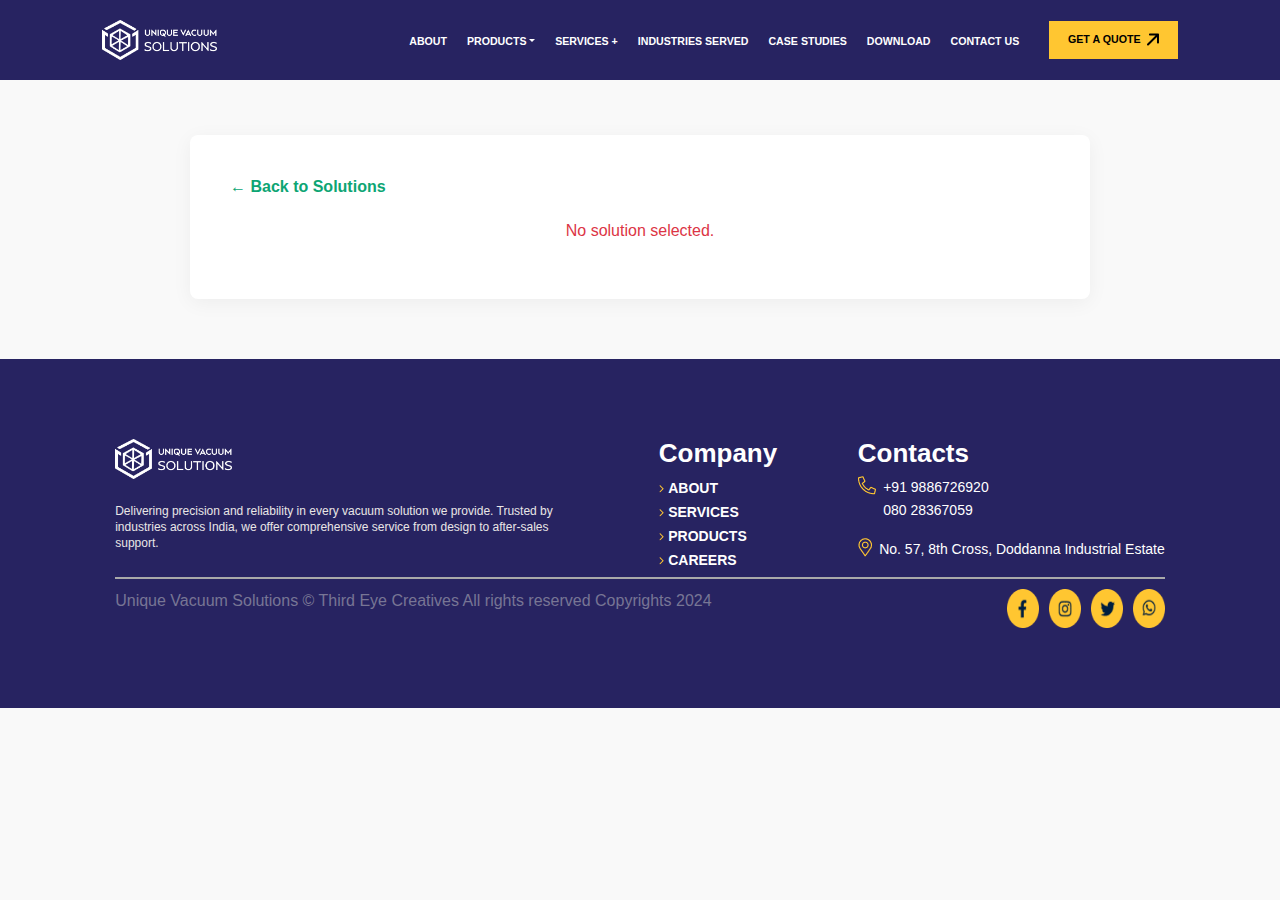
<file: details.html>
<!DOCTYPE html>
<html lang="en">
  <head>
    <meta charset="UTF-8" />
    <meta name="viewport" content="width=device-width, initial-scale=1.0" />
    <title>Solution Details | UVC</title>
    <link rel="stylesheet" href="./assests/css/style.css" />
    <link rel="stylesheet" href="./assests/css/navigation.css" />
    <link rel="stylesheet" href="./assests/css/footer.css" />
    <link
      rel="stylesheet"
      href="./bootstrap-5.3.3-dist/css/bootstrap.min.css"
    />
    <style>
      body {
        font-family: 'Inter', sans-serif;
        background-color: #f9f9f9;
        color: #333;
        padding-top: 15vh; /* Space for fixed navbar */
      }
      .details-container {
        max-width: 900px;
        margin: 0 auto;
        background: #fff;
        padding: 40px;
        border-radius: 8px;
        box-shadow: 0 4px 20px rgba(0, 0, 0, 0.05);
        margin-bottom: 60px;
      }
      .back-link {
        display: inline-block;
        margin-bottom: 20px;
        color: #0da574;
        text-decoration: none;
        font-weight: 600;
        cursor: pointer;
      }
      .back-link:hover {
        text-decoration: underline;
      }
      .detail-title {
        font-size: 2.5rem;
        font-weight: 700;
        margin-bottom: 20px;
        color: #1a1a1a;
      }
      .detail-intro {
        font-size: 1.1rem;
        line-height: 1.6;
        color: #555;
        margin-bottom: 40px;
        border-left: 4px solid #FFC631;
        padding-left: 20px;
      }
      .section-block {
        margin-bottom: 30px;
        padding-bottom: 20px;
        border-bottom: 1px solid #eee;
      }
      .section-block:last-child {
        border-bottom: none;
      }
      .section-title {
        font-size: 1.5rem;
        color: #0da574;
        margin-bottom: 15px;
        font-weight: 600;
      }
      .section-content {
        line-height: 1.6;
      }
      .feature-item {
        margin-bottom: 10px;
      }
      .feature-item strong {
        color: #333;
      }
      
      /* Mobile adjustments */
      @media (max-width: 1024px) {
        .d-mobile { display: block !important; }
        .d-desktop { display: none !important; }
        body { padding-top: 20px; }
        .details-container { padding: 20px; margin: 20px; }
      }
      @media (min-width: 1024px) {
        .d-mobile { display: none !important; }
        .d-desktop { display: block !important; }
      }
    </style>
  </head>
  <body>
    <!-- Nav Structure matching product.html -->
    <nav>
      <div class="d-desktop d-none d-md-block">
        <div class="navigationBox scrolled" id="navBarBox"></div>
      </div>
      
      <!-- Mobile Nav -->
      <div class="d-mobile d-block d-md-none" id="navBarMobile"></div>
    </nav>

    <!-- Main Content -->
    <div class="details-container">
      <a href="index.html" class="back-link">← Back to Solutions</a>
      <div id="dynamic-content">
        <!-- Content will be loaded here -->
        <p class="text-center">Loading details...</p>
      </div>
    </div>

    <!-- Footer -->
    <footer>
      <div id="foot"></div>
    </footer>

    <script src="https://code.jquery.com/jquery-3.6.0.min.js"></script>
    <script src="./assests/js/navigation.js"></script>
    <script src="./assests/js/mobNavigation.js"></script>
    <script src="./assests/js/footer.js"></script>
    <script src="./bootstrap-5.3.3-dist/js/bootstrap.bundle.min.js"></script>
    <script src="./js/solutions.js"></script>

    <script>
      document.addEventListener('DOMContentLoaded', () => {
        const urlParams = new URLSearchParams(window.location.search);
        const solutionId = parseInt(urlParams.get('id'));
        const container = document.getElementById('dynamic-content');

        if (solutionId && typeof solutions !== 'undefined') {
          const solution = solutions.find(s => s.id === solutionId);
          if (solution) {
            let html = `
              <h1 class="detail-title">${solution.title}</h1>
              <div class="detail-intro">${solution.details.intro}</div>
            `;

            if (solution.details.sections) {
              solution.details.sections.forEach(section => {
                html += `<div class="section-block">
                  <h3 class="section-title">${section.title || ''}</h3>
                  <div class="section-content">`;
                
                if (section.items) {
                  section.items.forEach(item => {
                    html += `
                      <div class="feature-item">
                        ${item.subtitle ? `<strong>${item.subtitle}:</strong> ` : ''}
                        ${item.content}
                      </div>
                    `;
                  });
                } else if (section.content) {
                  html += `<p>${section.content}</p>`;
                }
                
                html += `</div></div>`;
              });
            }
            container.innerHTML = html;
          } else {
            container.innerHTML = '<p class="text-center text-danger">Details not found.</p>';
          }
        } else {
            container.innerHTML = '<p class="text-center text-danger">No solution selected.</p>';
        }
      });
    </script>
  </body>
</html>
</file>
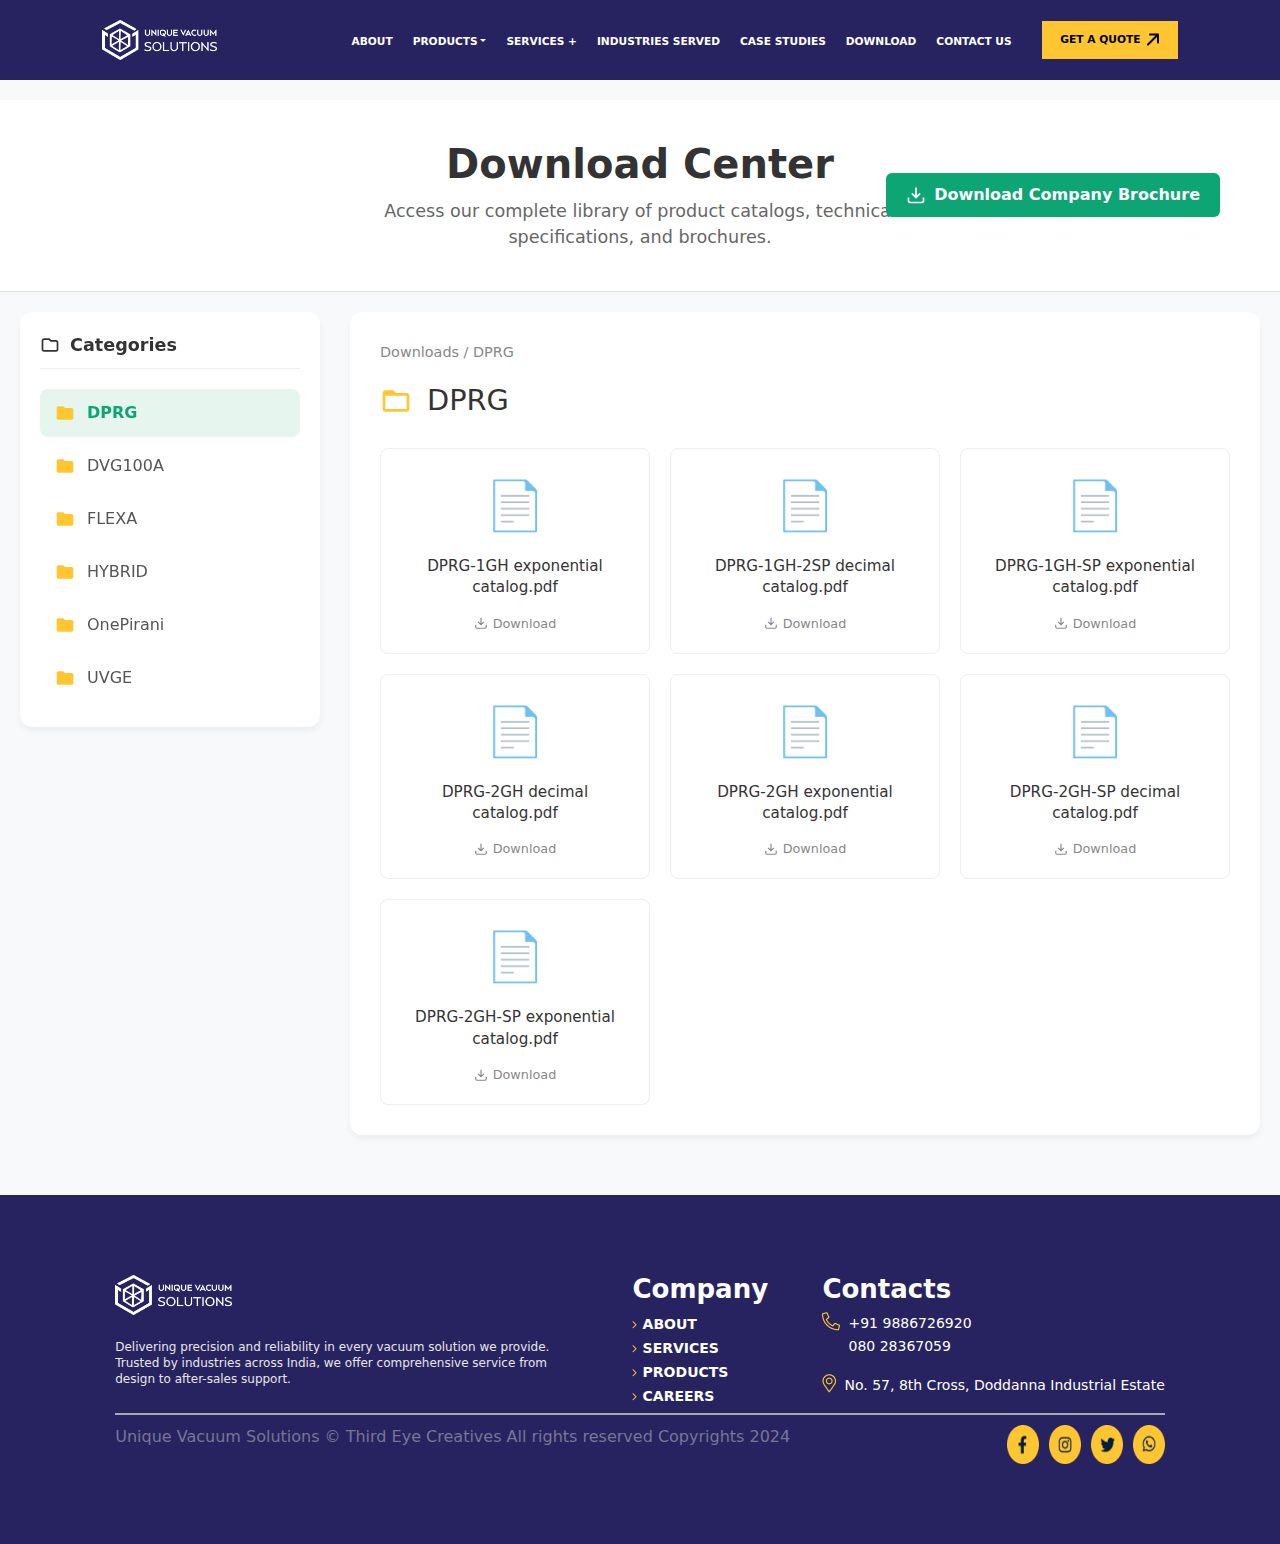
<file: download.html>
<!DOCTYPE html>
<html lang="en">
  <head>
    <meta charset="UTF-8" />
    <meta name="viewport" content="width=device-width, initial-scale=1.0" />
    <title>Downloads | Unique Vacuum Solutions</title>
    <meta name="description" content="Download technical catalogs and product specifications for Unique Vacuum Solutions." />
    <link rel="stylesheet" href="./assests/css/style.css" />
    <link rel="stylesheet" href="./assests/css/navigation.css" />
    <link rel="stylesheet" href="./assests/css/footer.css">
    <link
      rel="stylesheet"
      href="./bootstrap-5.3.3-dist/css/bootstrap.min.css"
    />
    <style>
        body {
            display: flex;
            flex-direction: column;
            min-height: 100vh;
            background-color: #f8f9fa;
        }
        
        .download-wrapper {
            flex: 1;
            display: flex;
            flex-direction: column;
            padding-top: 100px; /* Space for fixed header */
        }

        .download-header {
            background-color: #fff;
            padding: 40px 20px;
            text-align: center;
            border-bottom: 1px solid #e0e0e0;
            margin-bottom: 20px;
        }

        .download-header h1 {
            font-size: 2.5rem;
            font-weight: 700;
            color: #333;
            margin-bottom: 10px;
        }



        .download-header p {
            color: #666;
            font-size: 1.1rem;
            max-width: 600px;
            margin: 0 auto;
        }

        .btn-brochure {
            display: inline-flex;
            align-items: center;
            gap: 8px;
            background-color: #0da574;
            color: white;
            padding: 10px 20px;
            border-radius: 6px;
            text-decoration: none;
            font-weight: 600;
            transition: all 0.3s ease;
            position: absolute;
            right: 40px;
            top: 50%;
            transform: translateY(-50%);
        }

        .btn-brochure:hover {
            background-color: #0a875f;
            color: white;
            transform: translateY(-50%) scale(1.02);
            box-shadow: 0 4px 6px rgba(0,0,0,0.1);
        }

        @media (max-width: 768px) {
            .btn-brochure {
                position: static;
                margin-top: 20px;
                transform: none;
            }
            .btn-brochure:hover {
                transform: scale(1.02);
            }
        }

        .content-container {
            display: flex;
            max-width: 1400px;
            margin: 0 auto;
            width: 100%;
            padding: 0 20px 60px;
            gap: 30px;
            flex: 1;
        }

        /* Sidebar Styles */
        .sidebar {
            width: 300px;
            flex-shrink: 0;
            background: #fff;
            border-radius: 12px;
            box-shadow: 0 4px 6px rgba(0,0,0,0.05);
            padding: 20px;
            height: fit-content;
            position: sticky;
            top: 120px;
        }


        .sidebar-title {
            font-size: 1.1rem;
            font-weight: 600;
            color: #333;
            margin-bottom: 20px;
            padding-bottom: 10px;
            border-bottom: 1px solid #eee;
            display: flex;
            align-items: center;
            gap: 10px;
        }

        .folder-tree {
            list-style: none;
            padding: 0;
            margin: 0;
        }

        .folder-item {
            margin-bottom: 5px;
        }

        .folder-btn {
            width: 100%;
            text-align: left;
            background: none;
            border: none;
            padding: 12px 15px;
            border-radius: 8px;
            cursor: pointer;
            display: flex;
            align-items: center;
            gap: 12px;
            color: #555;
            font-weight: 500;
            transition: all 0.2s ease;
        }

        .folder-btn:hover {
            background-color: #f0f7f4;
            color: #0da574;
        }

        .folder-btn.active {
            background-color: #e6f6ee;
            color: #0da574;
            font-weight: 600;
        }

        .folder-icon {
            width: 20px;
            height: 20px;
            color: #FFC631; /* Yellow folder */
            fill: currentColor;
        }

        /* Main Content Styles */
        .main-content {
            flex: 1;
            background: #fff;
            border-radius: 12px;
            box-shadow: 0 4px 6px rgba(0,0,0,0.05);
            padding: 30px;
            min-height: 500px;
        }

        .current-path {
            font-size: 0.9rem;
            color: #888;
            margin-bottom: 20px;
            display: flex;
            align-items: center;
            gap: 8px;
        }

        .folder-view-title {
            font-size: 1.8rem;
            margin-bottom: 30px;
            color: #333;
            display: flex;
            align-items: center;
            gap: 15px;
        }

        .folder-view-title .folder-icon {
            width: 32px;
            height: 32px;
        }

        .file-grid {
            display: grid;
            grid-template-columns: repeat(auto-fill, minmax(250px, 1fr));
            gap: 20px;
        }

        .file-card {
            border: 1px solid #eee;
            border-radius: 8px;
            padding: 20px;
            text-align: center;
            text-decoration: none;
            color: #333;
            transition: all 0.3s ease;
            display: flex;
            flex-direction: column;
            align-items: center;
            background: #fff;
            height: 100%;
        }

        .file-card:hover {
            transform: translateY(-5px);
            box-shadow: 0 10px 20px rgba(0,0,0,0.08);
            border-color: #0da574;
            color: #0da574;
        }

        .file-icon {
            font-size: 3rem;
            margin-bottom: 15px;
            color: #dc3545; /* PDF Red */
        }

        .file-name {
            font-size: 0.95rem;
            line-height: 1.4;
            word-break: break-word;
            flex: 1; /* Push download text to bottom */
            display: -webkit-box;
            -webkit-line-clamp: 3;
            line-clamp: 3;
            -webkit-box-orient: vertical;
            overflow: hidden;
        }

        .download-hint {
            margin-top: 15px;
            font-size: 0.8rem;
            color: #888;
            display: flex;
            align-items: center;
            gap: 5px;
        }

        .file-card:hover .download-hint {
            color: #0da574;
        }

        .empty-state {
            text-align: center;
            padding: 50px;
            color: #999;
        }

        /* Responsive Design */
        @media (max-width: 900px) {
            .content-container {
                flex-direction: column;
            }
            .sidebar {
                width: 100%;
                position: static;
                margin-bottom: 20px;
            }
            .file-grid {
                grid-template-columns: repeat(auto-fill, minmax(200px, 1fr));
            }
        }
    </style>
  </head>
  <body>
    <!-- Navbar placeholder -->
    <div class="d-desktop d-none d-md-block">
       <nav>
      <div class="d-desktop d-none d-md-block">
        <div class="navigationBox scrolled" id="navBarBox"></div>
      </div>

    
     <!-- nav mobile -->
    <div class="d-mobile d-block d-md-none" id="navBarMobile">
    </div>
    </nav>
    </div>
    <div class="d-mobile d-block d-md-none" id="navBarMobile"></div>

    <div class="download-wrapper">
        <div class="download-header">
            <div style="max-width: 1400px; margin: 0 auto; position: relative;">
                <h1>Download Center</h1>
                <p>Access our complete library of product catalogs, technical specifications, and brochures.</p>
                <a href="./assests/download/VACUUM_GAUGES _CATALOGS_DOWNLOAD_FOLDER/Company Broacher.pdf" class="btn-brochure" download>
                    <svg width="20" height="20" viewBox="0 0 24 24" fill="none" stroke="currentColor" stroke-width="2">
                        <path d="M21 15v4a2 2 0 01-2 2H5a2 2 0 01-2-2v-4M7 10l5 5 5-5M12 15V3"/>
                    </svg>
                    Download Company Brochure
                </a>
            </div>
        </div>

        <div class="content-container">
            <!-- Sidebar Navigation -->
            <aside class="sidebar">
                <div class="sidebar-title">
                    <svg width="20" height="20" viewBox="0 0 24 24" fill="none" stroke="currentColor" stroke-width="2">
                        <path d="M3 7v10a2 2 0 002 2h14a2 2 0 002-2V9a2 2 0 00-2-2h-6l-2-2H5a2 2 0 00-2 2z"></path>
                    </svg>
                    Categories
                </div>
                <ul class="folder-tree" id="folderTree">
                    <!-- Populated by JS -->
                </ul>
            </aside>

            <!-- Main Content Area -->
            <main class="main-content">
                <div id="fileView">
                    <!-- Populated by JS -->
                </div>
            </main>
        </div>
    </div>

    <!-- Footer container -->
    <footer> 
        <div id="foot"></div>
    </footer>

    <!-- Scripts -->
    <script src="https://code.jquery.com/jquery-3.6.0.min.js"></script>
    <script src="./bootstrap-5.3.3-dist/js/bootstrap.bundle.min.js"></script>
    <script src="./assests/js/script.js"></script>
    <script src="./assests/js/navigation.js"></script>
    <script src="./assests/js/mobNavigation.js"></script>
    <script src="./assests/js/footer.js"></script>
    
    <script>
        const downloadData = {
            "DPRG": [
                "DPRG-1GH exponential catalog.pdf",
                "DPRG-1GH-2SP decimal catalog.pdf",
                "DPRG-1GH-SP exponential catalog.pdf",
                "DPRG-2GH decimal catalog.pdf",
                "DPRG-2GH exponential catalog.pdf",
                "DPRG-2GH-SP decimal catalog.pdf",
                "DPRG-2GH-SP exponential catalog.pdf"
            ],
            "DVG100A": [
                "DVG 100 with DVG-1S vacuum gauge.pdf",
                "DVG-1S.pdf",
                "UDG-2S.pdf"
            ],
            "FLEXA": [
                "FG-05A CATALOG.pdf",
                "FGD-1GH catalog.pdf",
                "FGD-1GH-2SP PASCALS catalog.pdf",
                "FGD-1GH-SP decimal catalog.pdf",
                "FGD-2GH decimal catalog.pdf",
                "FGD-2GH-SP catalog.pdf",
                "FGE-1GH catalog.pdf",
                "FGE-1GH-SP decimal catalog.pdf",
                "FGE-2GH catalog.pdf",
                "FGE-2GH-SP catalog.pdf",
                "FLEXA sensor FG-04 catalog.pdf"
            ],
            "HYBRID": [
                "hybrid pirani gauge model HPRGD-1GH catalog.pdf",
                "hybrid pirani gauge model HPRGD-1GH-2SP CATALOG.pdf",
                "hybrid pirani gauge model HPRGD-1GH-SP.pdf",
                "hybrid pirani gauge model HPRGD-2GH CATALOG.pdf",
                "hybrid pirani gauge model HPRGD-2GH-SP CATALOG.pdf",
                "hybrid pirani gauge model HPRGE-1GH CATALOG.pdf",
                "hybrid pirani gauge model HPRGE-1GH-2SP CATALOG.pdf",
                "hybrid pirani gauge model HPRGE-1GH-SP exponential.pdf",
                "hybrid pirani gauge model HPRGE-2GH.pdf"
            ],
            "OnePirani": [
                "HVP-4.pdf",
                "HVP-5.pdf",
                "HVP-7AT.pdf"
            ],
            "UVGE": [
                "UVGE-2GH-SP exponential catalog.pdf"
            ]
        };

        const folderTree = document.getElementById('folderTree');
        const fileView = document.getElementById('fileView');
        const basePath = './assests/download/VACUUM_GAUGES _CATALOGS_DOWNLOAD_FOLDER/';

        // Initialize with the first folder opened
        let activeFolder = Object.keys(downloadData)[0];

        function renderSidebar() {
            folderTree.innerHTML = '';
            
            Object.keys(downloadData).forEach(folder => {
                const li = document.createElement('li');
                li.className = 'folder-item';
                
                const btn = document.createElement('button');
                btn.className = `folder-btn ${folder === activeFolder ? 'active' : ''}`;
                btn.onclick = () => {
                    activeFolder = folder;
                    renderSidebar();
                    renderFiles(folder);
                };

                btn.innerHTML = `
                    <svg class="folder-icon" viewBox="0 0 24 24">
                        <path d="M10 4H4c-1.1 0-1.99.9-1.99 2L2 18c0 1.1.9 2 2 2h16c1.1 0 2-.9 2-2V8c0-1.1-.9-2-2-2h-8l-2-2z"/>
                    </svg>
                    ${folder}
                `;
                
                li.appendChild(btn);
                folderTree.appendChild(li);
            });
        }

        function renderFiles(folder) {
            const files = downloadData[folder];
            
            let html = `
                <div class="current-path">
                    Downloads / ${folder}
                </div>
                <h2 class="folder-view-title">
                    <svg class="folder-icon" viewBox="0 0 24 24">
                        <path d="M20 6h-8l-2-2H4c-1.1 0-1.99.9-1.99 2L2 18c0 1.1.9 2 2 2h16c1.1 0 2-.9 2-2V8c0-1.1-.9-2-2-2zm0 12H4V8h16v10z"/>
                    </svg>
                    ${folder}
                </h2>
                <div class="file-grid">
            `;

            if (files.length === 0) {
                html += `<div class="empty-state">No files in this folder.</div>`;
            } else {
                files.forEach(file => {
                    html += `
                        <a href="${basePath}${folder}/${file}" class="file-card" download>
                            <div class="file-icon">📄</div>
                            <div class="file-name">${file}</div>
                            <div class="download-hint">
                                <svg width="14" height="14" viewBox="0 0 24 24" fill="none" stroke="currentColor" stroke-width="2">
                                    <path d="M21 15v4a2 2 0 01-2 2H5a2 2 0 01-2-2v-4M7 10l5 5 5-5M12 15V3"/>
                                </svg>
                                Download
                            </div>
                        </a>
                    `;
                });
            }

            html += `</div>`;
            fileView.innerHTML = html;
        }

        // Initial Render
        renderSidebar();
        renderFiles(activeFolder);
    </script>
  </body>
</html>
</file>
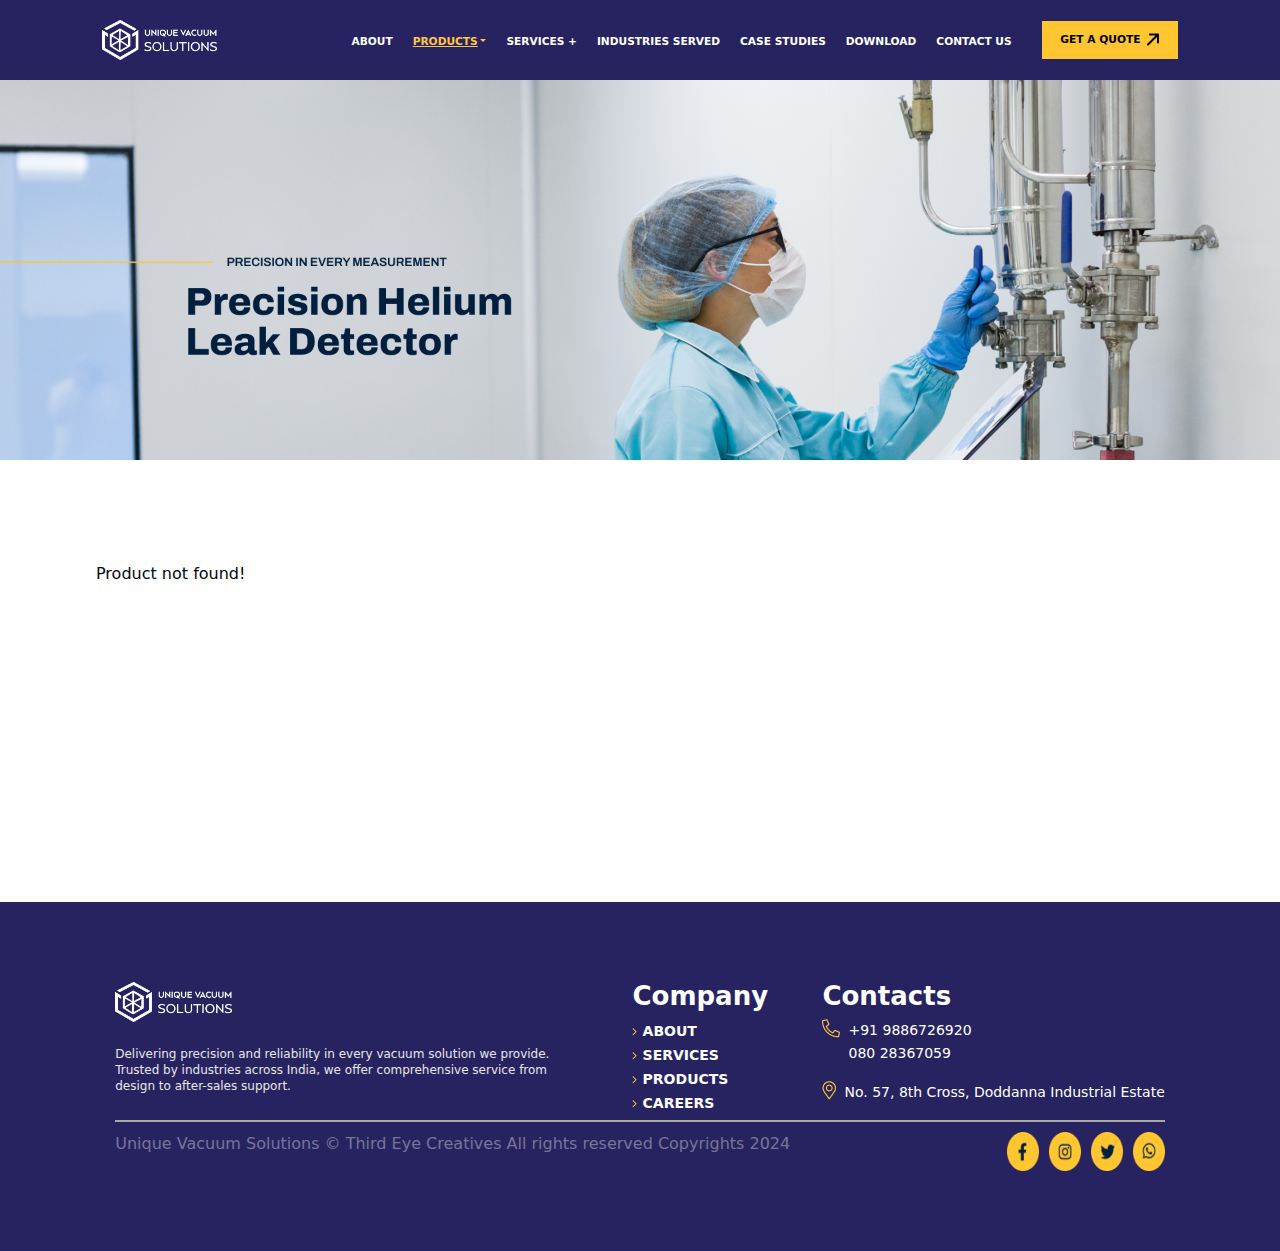
<file: dprgDetail.html>
<!DOCTYPE html>
<html lang="en">
  <head>
    <meta charset="UTF-8" />
    <meta name="viewport" content="width=device-width, initial-scale=1.0" />
    <title>Detail Page</title>
    <link rel="stylesheet" href="./assests/css/dprgDetail.css" />
    <link rel="stylesheet" href="./assests/css/navigation.css" />
    <link rel="stylesheet" href="./assests/css/footer.css" />
    <link
      rel="stylesheet"
      href="./OwlCarousel2-master/OwlCarousel2-master/dist/assets/owl.carousel.min.css"
    />
    <link
      rel="stylesheet"
      href="./OwlCarousel2-master/OwlCarousel2-master/dist/assets/owl.theme.default.min.css"
    />

    <link
      rel="stylesheet"
      href="./bootstrap-5.3.3-dist/css/bootstrap.min.css"
    />
  </head>
  <style>
    @media (max-width: 1024px) {
      .d-mobile {
        display: block !important;
      }
      .d-desktop {
        display: none !important;
      }
    }

    @media (min-width: 1024px) {
      .d-mobile {
        display: none !important;
      }
      .d-desktop {
        display: block !important;
      }
    }
  </style>
  <body>
    <nav>
      <div class="d-desktop d-none d-md-block">
        <div class="navigationBox scrolled" id="navBarBox"></div>
      </div>

      <!-- nav mobile -->
      <!-- nav mobile -->
    <div class="d-mobile d-block d-md-none" id="navBarMobile">
    </div>
    </nav>

    <!-- hero -->
    <div class="hero" id="hero">
      <img src="./assests/img/Frame134.png" alt="" />
    </div>

    <!-- product -->
    <div class="product" id="producter">
    </div>
     <!-- product table -->
    <div class="product-table" id="productTable">
    </div>

    <div class="end" id="end"></div>


    <footer>
      <div id="foot"></div>
    </footer>

    <script src="./assests/js/footer.js"></script>
    <script src="https://code.jquery.com/jquery-3.6.0.min.js"></script>
    <script src="./assests/js/navigation.js"></script>
    <script src="./assests/js/mobNavigation.js"></script>
    <script
      src="bootstrap-5.3.3-dist/js/bootstrap.bundle.min.js"
      defer
    ></script>
    <script src="./OwlCarousel2-master/OwlCarousel2-master/dist/owl.carousel.min.js"></script>
    <script src="./assests/js/dprgDetail.js" defer></script>
  </body>
</html>
</file>
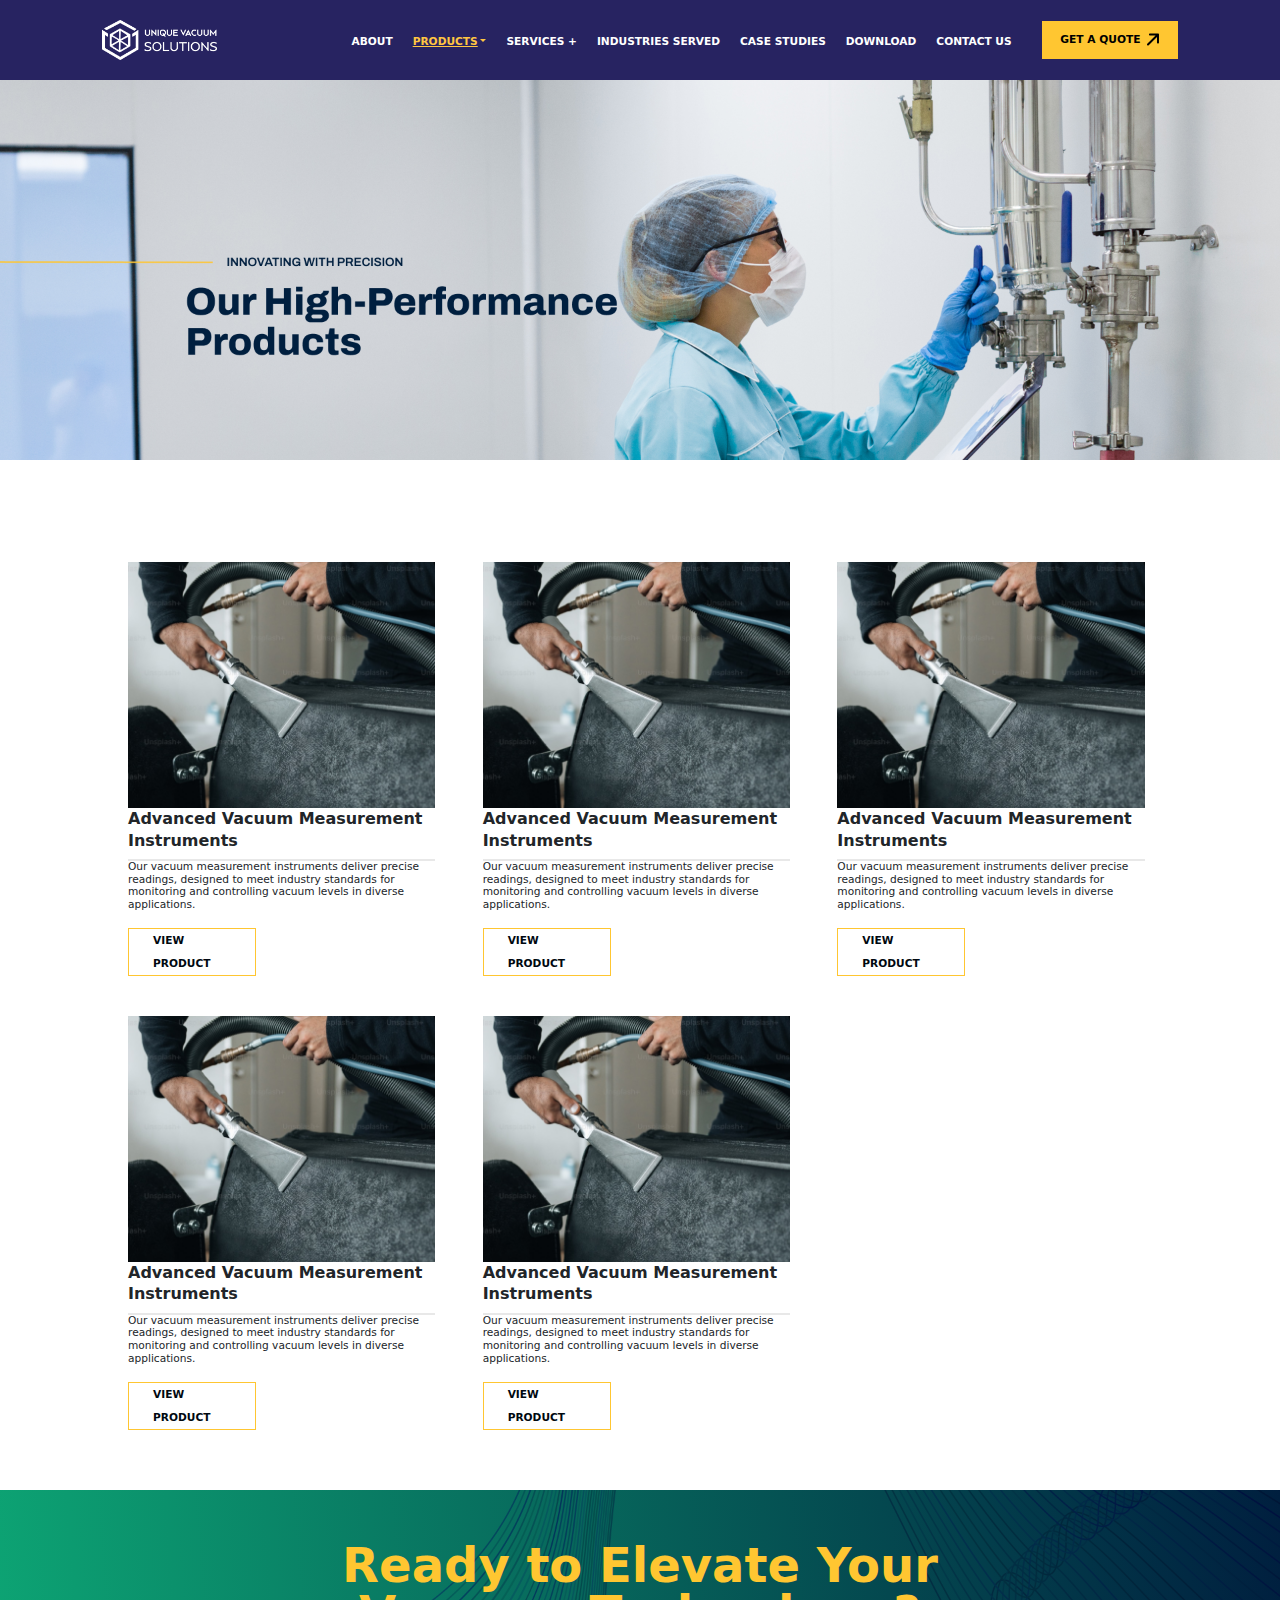
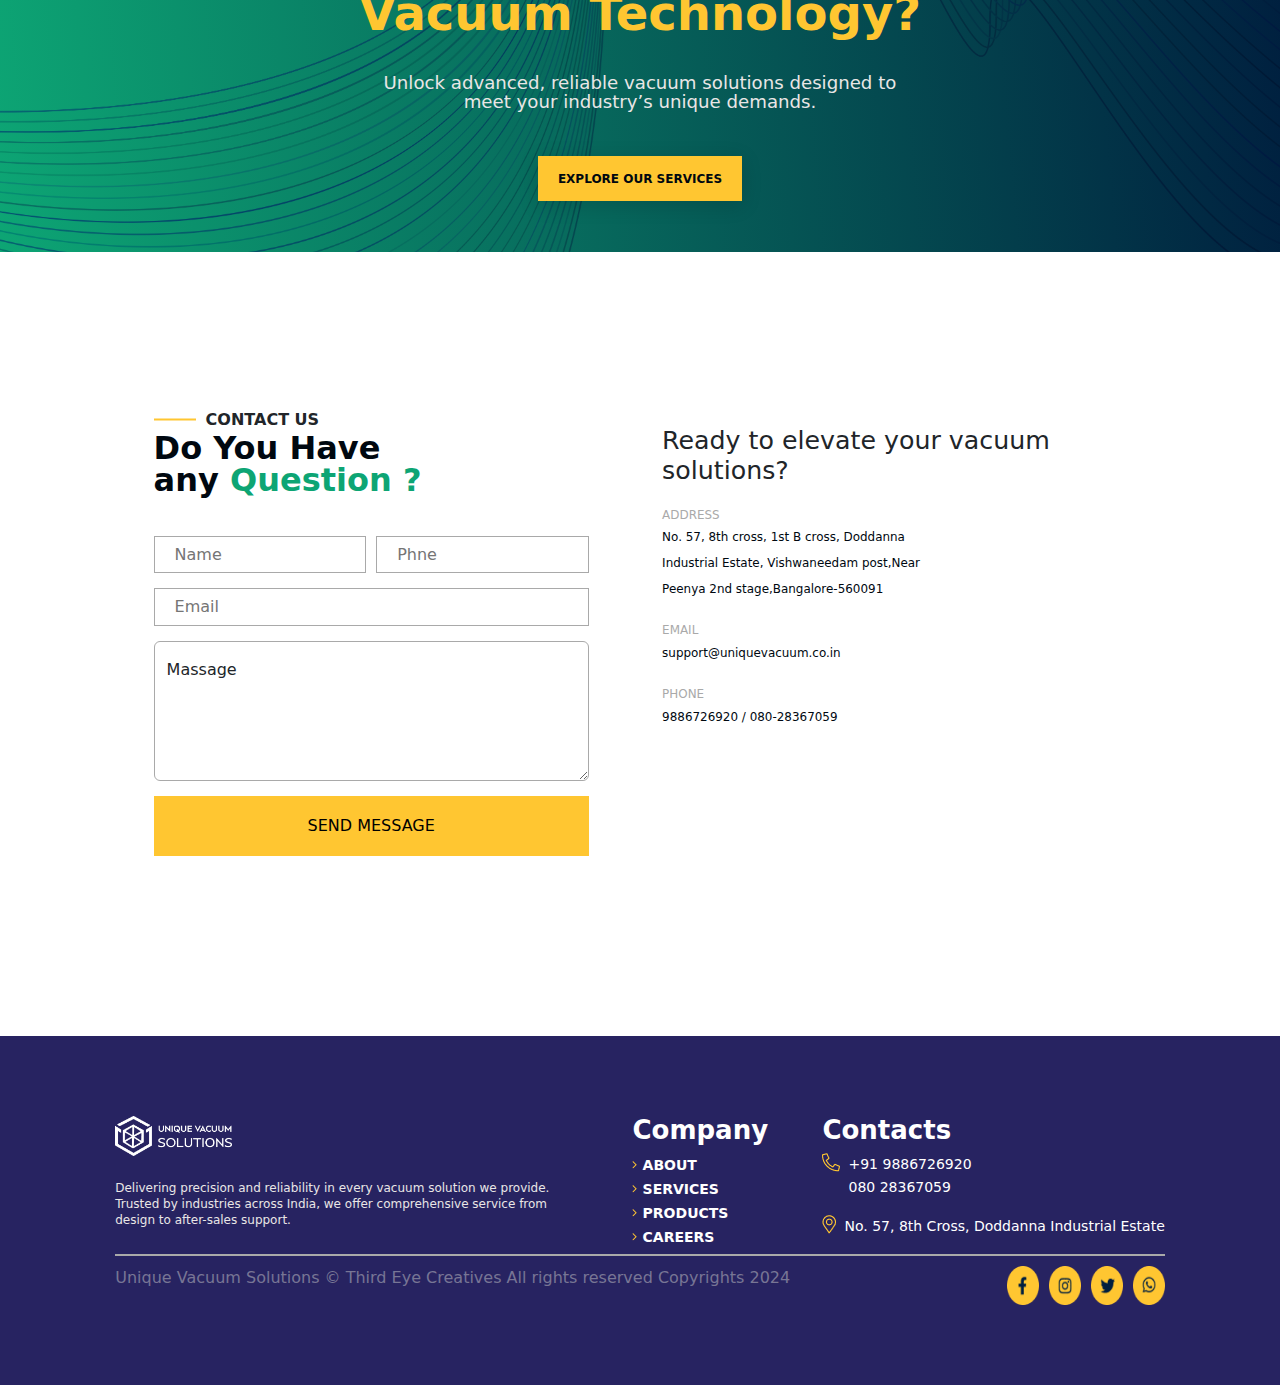
<file: product.html>
<!DOCTYPE html>
<html lang="en">
  <head>
    <meta charset="UTF-8" />
    <meta name="viewport" content="width=device-width, initial-scale=1.0" />
    <title>PRODUCT</title>
    <link rel="stylesheet" href="./assests/css/product.css" />
    <link rel="stylesheet" href="./assests/css/navigation.css" />
    <link rel="stylesheet" href="./assests/css/footer.css" />
    <link
      rel="stylesheet"
      href="./OwlCarousel2-master/OwlCarousel2-master/dist/assets/owl.carousel.min.css"
    />
    <link
      rel="stylesheet"
      href="./OwlCarousel2-master/OwlCarousel2-master/dist/assets/owl.theme.default.min.css"
    />

    <link
      rel="stylesheet"
      href="./bootstrap-5.3.3-dist/css/bootstrap.min.css"
    />
  </head>
  <style>
    @media (max-width: 1024px) {
      .d-mobile {
        display: block !important;
      }
      .d-desktop {
        display: none !important;
      }
    }

    @media (min-width: 1024px) {
      .d-mobile {
        display: none !important;
      }
      .d-desktop {
        display: block !important;
      }
    }
  </style>
  <body>
    <nav>
      <div class="d-desktop d-none d-md-block">
        <div class="navigationBox scrolled" id="navBarBox"></div>
      </div>

      <!-- nav mobile -->
       <!-- nav mobile -->
    <div class="d-mobile d-block d-md-none" id="navBarMobile">
    </div>
    </nav>

    <!-- body -->
    <div class="hero" id="hero">
      <img src="./assests/img/Frame343.png" alt="" />
    </div>

    <!-- grid -->
    <div class="proGrid" id="proGrid">
      <div class="gridBox">
        <img src="./assests/img/Mask3.png" alt="" />
        <h3>Advanced Vacuum Measurement Instruments</h3>
        <div class="Gline"></div>
        <p>
          Our vacuum measurement instruments deliver precise readings, designed
          to meet industry standards for monitoring and controlling vacuum
          levels in diverse applications.
        </p>
        <div class="gridBtn">
          <a href="allProduct.html?id=1">VIEW PRODUCT</a>
        </div>
      </div>
      <div class="gridBox">
        <img src="./assests/img/Mask3.png" alt="" />
        <h3>Advanced Vacuum Measurement Instruments</h3>
        <div class="Gline"></div>
        <p>
          Our vacuum measurement instruments deliver precise readings, designed
          to meet industry standards for monitoring and controlling vacuum
          levels in diverse applications.
        </p>
        <div class="gridBtn">
          <a href="allProduct.html?id=2">VIEW PRODUCT</a>
        </div>
      </div>
      <div class="gridBox">
        <img src="./assests/img/Mask3.png" alt="" />
        <h3>Advanced Vacuum Measurement Instruments</h3>
        <div class="Gline"></div>
        <p>
          Our vacuum measurement instruments deliver precise readings, designed
          to meet industry standards for monitoring and controlling vacuum
          levels in diverse applications.
        </p>
        <div class="gridBtn">
          <a href="allProduct.html?id=3">VIEW PRODUCT</a>
        </div>
      </div>
      <div class="gridBox">
        <img src="./assests/img/Mask3.png" alt="" />
        <h3>Advanced Vacuum Measurement Instruments</h3>
        <div class="Gline"></div>
        <p>
          Our vacuum measurement instruments deliver precise readings, designed
          to meet industry standards for monitoring and controlling vacuum
          levels in diverse applications.
        </p>
        <div class="gridBtn">
          <a href="allProduct.html?id=4">VIEW PRODUCT</a>
        </div>
      </div>
      <div class="gridBox">
        <img src="./assests/img/Mask3.png" alt="" />
        <h3>Advanced Vacuum Measurement Instruments</h3>
        <div class="Gline"></div>
        <p>
          Our vacuum measurement instruments deliver precise readings, designed
          to meet industry standards for monitoring and controlling vacuum
          levels in diverse applications.
        </p>
        <div class="gridBtn">
          <a href="allProduct.html?id=5">VIEW PRODUCT</a>
        </div>
      </div>
    </div>

    <!-- ready transform -->
    <div class="transform" id="transform">
      <div class="transBox">
        <h1>Ready to Elevate Your Vacuum Technology?</h1>
        <p>
          Unlock advanced, reliable vacuum solutions designed to meet your
          industry’s unique demands.
        </p>
        <div class="transBtn">EXPLORE OUR SERVICES</div>
      </div>
    </div>

    <!-- contact -->
    <div class="contact" id="contact">
      <div class="contactForm">
        <div class="lineText">
          <svg
            xmlns="http://www.w3.org/2000/svg"
            width="42"
            height="3"
            viewBox="0 0 42 3"
            fill="none"
          >
            <path
              d="M1 1.5H41"
              stroke="#FFC631"
              stroke-width="2"
              stroke-linecap="square"
            />
          </svg>
          <p>CONTACT US</p>
        </div>
        <h1>
          Do You Have any
          <span style="color: #0da574">Question ?</span>
        </h1>

        <div class="formBox">
          <div>
            <input type="text" placeholder="Name" />
            <input type="text" name="" id="" placeholder="Phne" />
          </div>
          <div>
            <input type="text" placeholder="Email" name="" id="" />
          </div>
          <div class="form-floating">
            <textarea
              class="form-control"
              placeholder="Leave a comment here"
              id="floatingTextarea2"
              style="height: 140px"
            ></textarea>
            <label for="floatingTextarea2">Massage</label>
          </div>
          <button>SEND MESSAGE</button>
        </div>
      </div>
      <div class="contactDetails">
        <h2>Ready to elevate your vacuum solutions?</h2>
        <p class="contactDetailsP1">ADDRESS</p>
        <p class="contactDetailsP2">
          No. 57, 8th cross, 1st B cross, Doddanna Industrial Estate,
          Vishwaneedam post,Near Peenya 2nd stage,Bangalore-560091
        </p>
        <p class="contactDetailsP1">EMAIL</p>
        <p class="contactDetailsP2">support@uniquevacuum.co.in</p>
        <p class="contactDetailsP1">PHONE</p>
        <p class="contactDetailsP2">9886726920 / 080-28367059</p>
      </div>
    </div>

    <!-- footer -->
    <footer>
      <div id="foot"></div>
    </footer>

    <script src="./assests/js/product.js"></script>
    <script src="./assests/js/footer.js"></script>
    <script src="https://code.jquery.com/jquery-3.6.0.min.js"></script>
    <script src="./assests/js/navigation.js"></script>
    <script src="./assests/js/mobNavigation.js"></script>
    <script
      src="bootstrap-5.3.3-dist/js/bootstrap.bundle.min.js"
      defer
    ></script>
    <script src="./OwlCarousel2-master/OwlCarousel2-master/dist/owl.carousel.min.js"></script>
  </body>
</html>
</file>
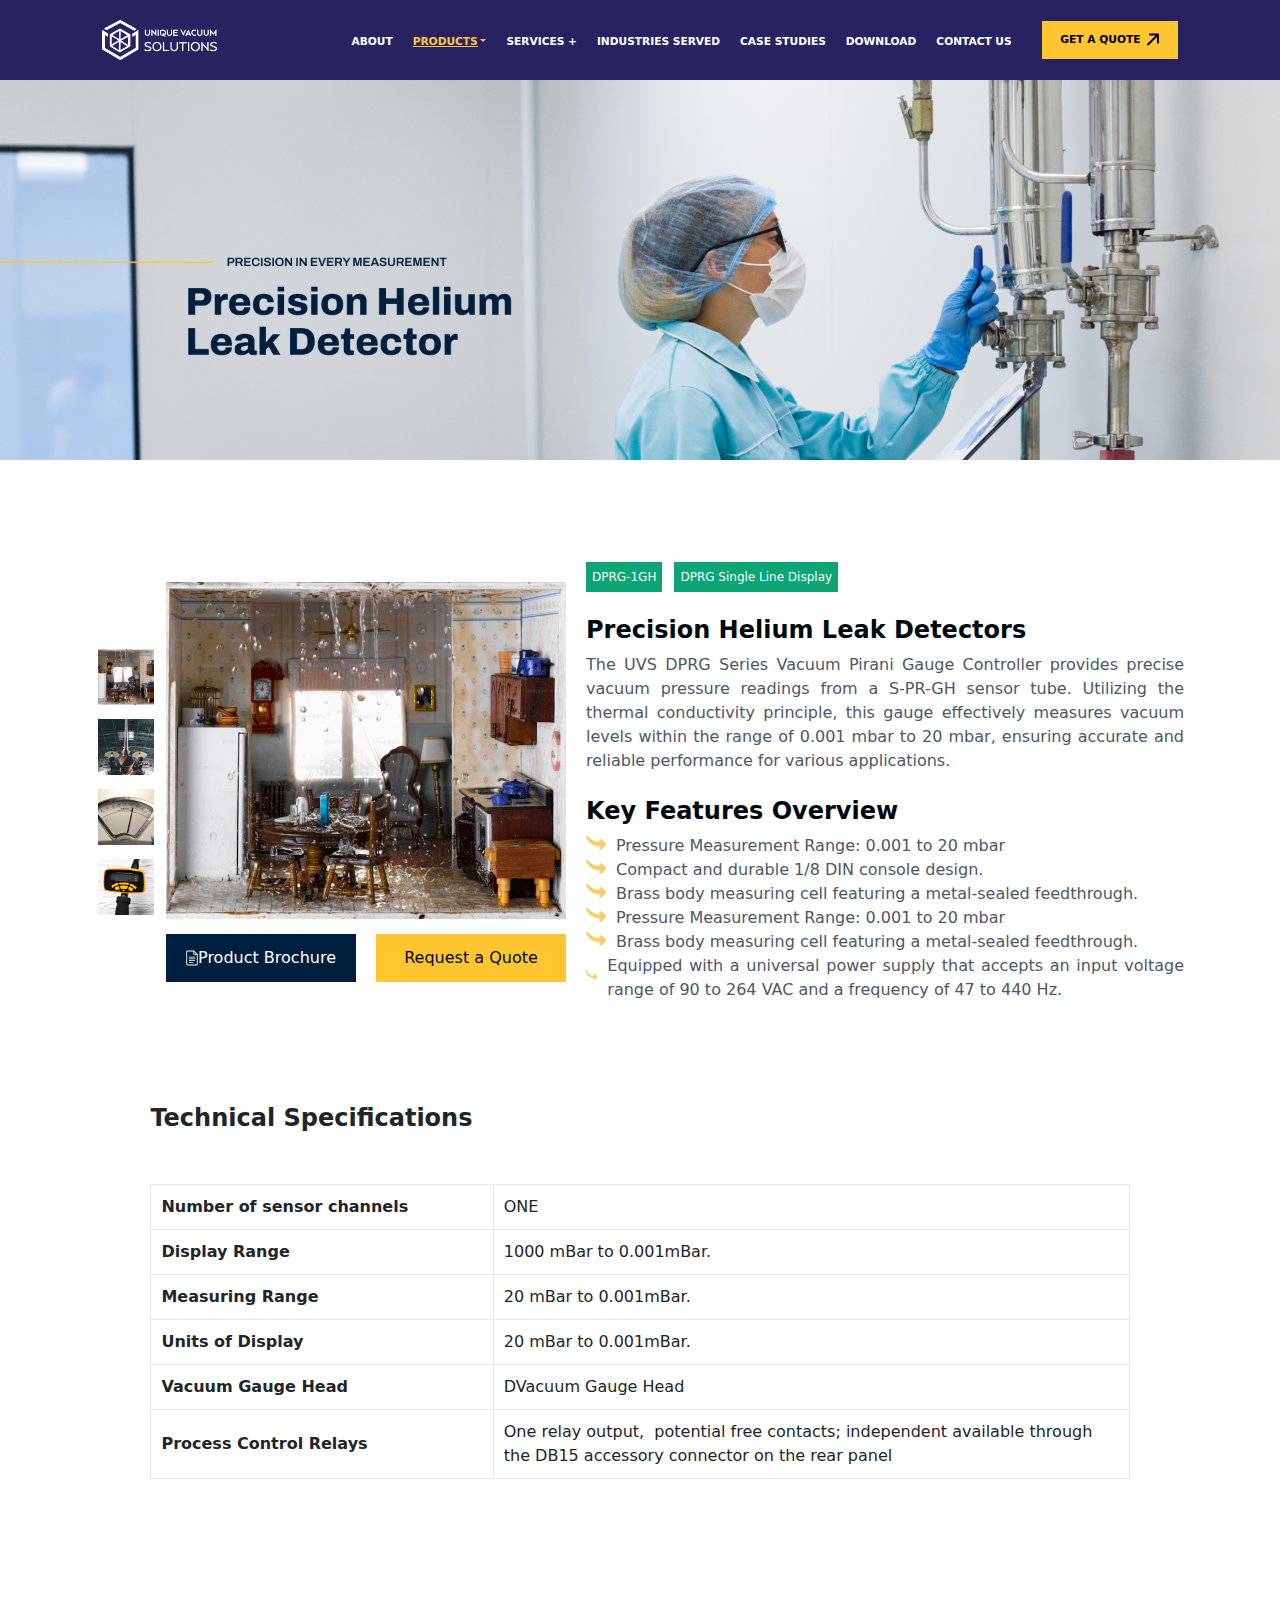
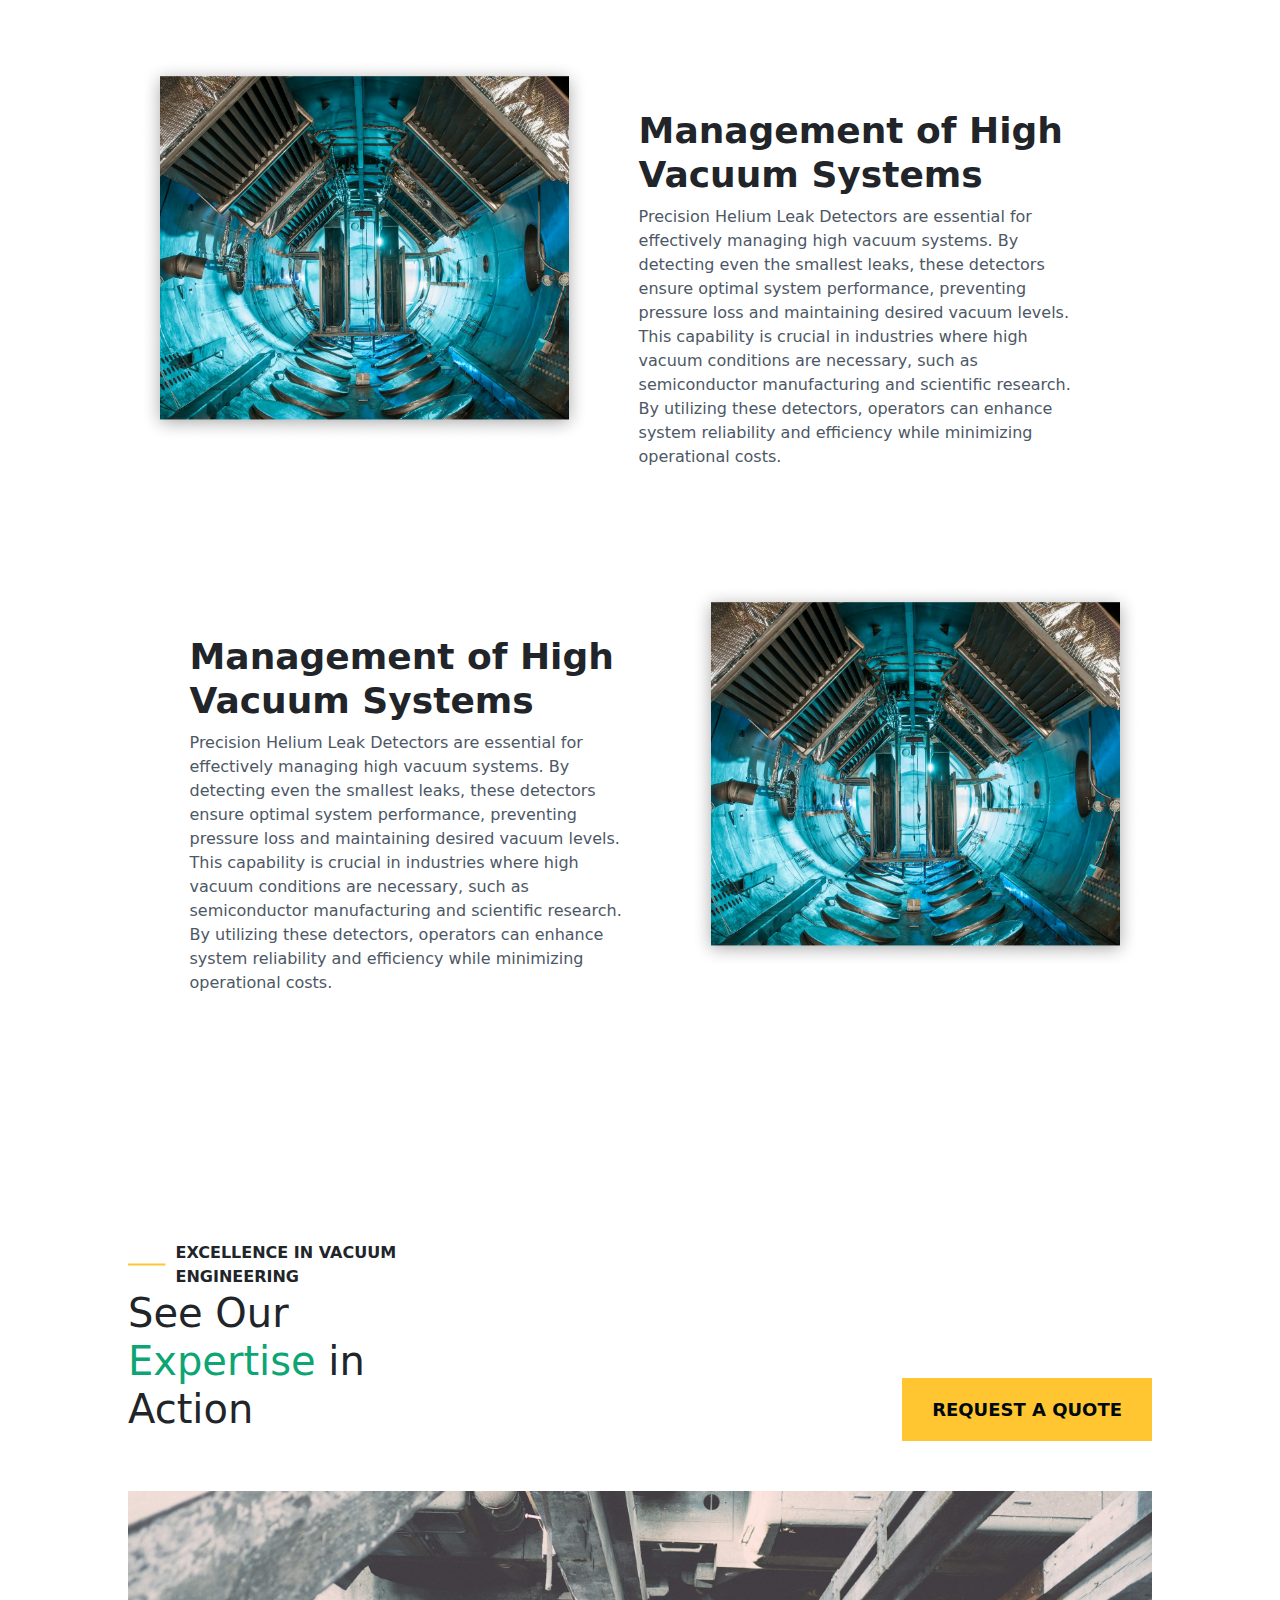
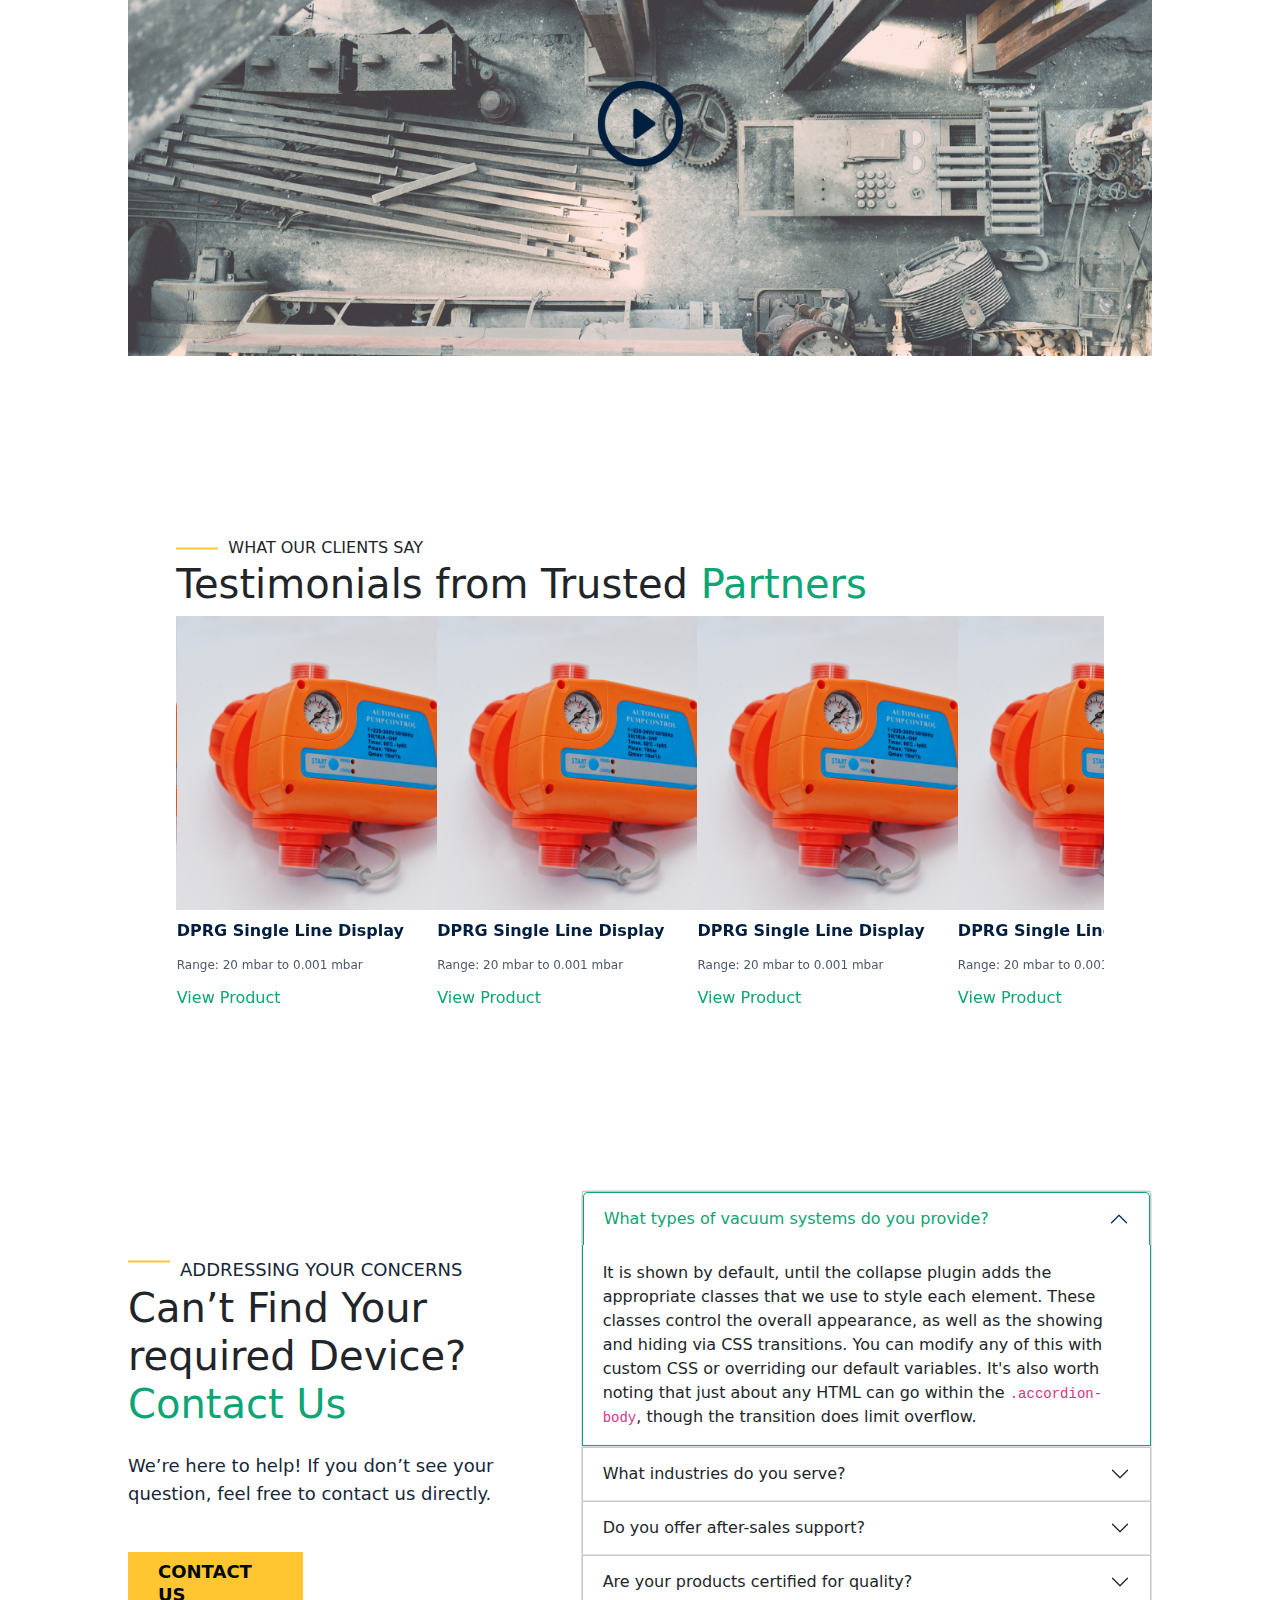
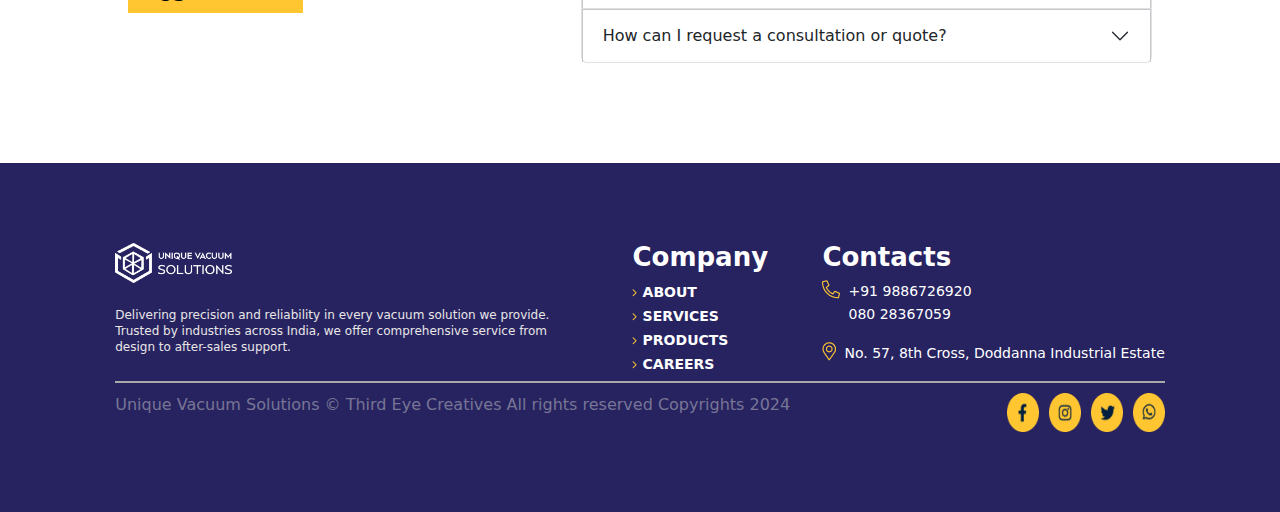
<file: productDetails.html>
<!DOCTYPE html>
<html lang="en">
  <head>
    <meta charset="UTF-8" />
    <meta name="viewport" content="width=device-width, initial-scale=1.0" />
    <title>Detail Page</title>
    <link rel="stylesheet" href="./assests/css/productDetails.css" />
    <link rel="stylesheet" href="./assests/css/navigation.css" />
    <link rel="stylesheet" href="./assests/css/footer.css" />
    <link
      rel="stylesheet"
      href="./OwlCarousel2-master/OwlCarousel2-master/dist/assets/owl.carousel.min.css"
    />
    <link
      rel="stylesheet"
      href="./OwlCarousel2-master/OwlCarousel2-master/dist/assets/owl.theme.default.min.css"
    />

    <link
      rel="stylesheet"
      href="./bootstrap-5.3.3-dist/css/bootstrap.min.css"
    />
  </head>
  <style>
    @media (max-width: 1024px) {
      .d-mobile {
        display: block !important;
      }
      .d-desktop {
        display: none !important;
      }
    }

    @media (min-width: 1024px) {
      .d-mobile {
        display: none !important;
      }
      .d-desktop {
        display: block !important;
      }
    }
  </style>
  <body>
    <nav>
      <div class="d-desktop d-none d-md-block">
        <div class="navigationBox scrolled" id="navBarBox"></div>
      </div>

      <!-- nav mobile -->
      <!-- nav mobile -->
    <div class="d-mobile d-block d-md-none" id="navBarMobile">
    </div>
    </nav>

    <!-- hero -->
    <div class="hero" id="hero">
      <img src="./assests/img/Frame134.png" alt="" />
    </div>

    <!-- product -->
    <div class="product" id="product">
      <div class="image-gallery">
        <div class="thumbnail-container">
          <img
            class="thumbnail"
            src="./assests/img/frame1.png"
            alt="Thumbnail 1"
            data-full="./assests/img/frame1.png"
          />
          <img
            class="thumbnail"
            src="./assests/img/frame3.png"
            alt="Thumbnail 2"
            data-full="./assests/img/frame3.png"
          />
          <img
            class="thumbnail"
            src="./assests/img/frame2.png"
            alt="Thumbnail 3"
            data-full="./assests/img/frame2.png"
          />
          <img
            class="thumbnail"
            src="./assests/img/Frame677.png"
            alt="Thumbnail 4"
            data-full="./assests/img/frame677.png"
          />
        </div>
        <div class="main-image-container">
          <img
            id="main-image"
            src="./assests/img/frame1.png"
            alt="Main Product Image"
          />
          <div class="Product_btns">
            <div class="productBrochure">
              <img src="./assests/img/bookLines.svg" alt="" /> Product Brochure
            </div>
            <div class="requestQuote">Request a Quote</div>
          </div>
        </div>
      </div>
      <div class="product-details">
        <div style="display: flex; gap: 12px">
          <div class="productCode">DPRG-1GH</div>
          <div class="productCode">DPRG Single Line Display</div>
        </div>
        <h2>Precision Helium Leak Detectors</h2>
        <p>
          The UVS DPRG Series Vacuum Pirani Gauge Controller provides precise
          vacuum pressure readings from a S-PR-GH sensor tube. Utilizing the
          thermal conductivity principle, this gauge effectively measures vacuum
          levels within the range of 0.001 mbar to 20 mbar, ensuring accurate
          and reliable performance for various applications.
        </p>
        <div class="detailFeatures">
          <h2>Key Features Overview</h2>
          <div style="display: flex; gap: 10px; align-items: center">
            <svg
              xmlns="http://www.w3.org/2000/svg"
              width="20"
              height="19"
              viewBox="0 5 20 19"
              fill="none"
            >
              <path
                d="M0.597521 0.0109729C0.734073 -0.00365762 0.734073 -0.00365762 0.870624 0.0109729C0.957278 0.140954 0.960586 0.192893 0.967856 0.345493C0.970304 0.389584 0.972753 0.433674 0.975276 0.479101C0.977756 0.526593 0.980236 0.574085 0.982791 0.623015C1.10876 2.61169 1.81369 4.54229 3.01643 6.13627C3.04889 6.18001 3.08135 6.22375 3.11381 6.26749C3.29934 6.51511 3.49622 6.7489 3.70696 6.9757C3.78444 7.05936 3.85924 7.14443 3.93327 7.23112C4.19013 7.52605 4.47208 7.79742 4.77209 8.04799C4.79268 8.06543 4.81327 8.08286 4.83448 8.10082C7.07644 9.99372 9.90303 11.0131 12.8091 11.2472C12.8592 11.2516 12.9093 11.2559 12.9609 11.2605C13.3505 11.2892 13.7403 11.2903 14.1307 11.2911C14.1731 11.2912 14.1731 11.2912 14.2164 11.2914C14.2974 11.2916 14.3785 11.2916 14.4596 11.2914C14.5308 11.2913 14.5308 11.2913 14.6035 11.2913C14.7228 11.2915 14.7228 11.2915 14.8379 11.2472C14.8025 11.2126 14.767 11.178 14.7306 11.1424C14.598 11.0126 14.4659 10.8823 14.334 10.7519C14.2771 10.6958 14.22 10.6398 14.1628 10.5839C13.3532 9.79305 13.3532 9.79305 13.3041 9.1843C13.3165 8.81313 13.4718 8.46758 13.741 8.21228C14.094 7.93071 14.4291 7.89011 14.8769 7.93095C15.3748 8.03367 15.7298 8.5048 16.0744 8.84848C16.1145 8.88833 16.1546 8.92817 16.1947 8.968C16.3248 9.09727 16.4547 9.22673 16.5845 9.3562C16.6296 9.40109 16.6746 9.44597 16.7197 9.49086C16.9311 9.70155 17.1424 9.91233 17.3537 10.1232C17.5965 10.3657 17.8396 10.6078 18.083 10.8496C18.272 11.0374 18.4607 11.2255 18.6491 11.4138C18.7613 11.5259 18.8737 11.6379 18.9864 11.7496C19.0922 11.8546 19.1977 11.9599 19.3029 12.0655C19.3414 12.104 19.38 12.1424 19.4187 12.1806C19.7706 12.5279 19.9902 12.8169 20 13.3198C19.9993 14.0043 19.525 14.3685 19.0709 14.8246C19.0311 14.8647 18.9913 14.9048 18.9516 14.9449C18.8225 15.075 18.6932 15.2049 18.5639 15.3347C18.5191 15.3798 18.4743 15.4248 18.4294 15.4699C18.2429 15.6572 18.0563 15.8445 17.8696 16.0317C17.6035 16.2985 17.3376 16.5656 17.0722 16.8332C16.8847 17.0223 16.6968 17.2109 16.5086 17.3993C16.3966 17.5115 16.2847 17.6238 16.1733 17.7366C16.0685 17.8425 15.9633 17.948 15.8577 18.0531C15.8192 18.0916 15.7809 18.1302 15.7428 18.1689C15.41 18.5075 15.0878 18.7408 14.6013 18.7502C14.2255 18.7506 13.9369 18.6535 13.6606 18.3945C13.4297 18.1166 13.3013 17.7816 13.3081 17.4207C13.3649 16.8189 13.8025 16.4415 14.2088 16.0436C14.2585 15.9944 14.3082 15.9453 14.3578 15.8961C14.4785 15.7767 14.5996 15.6577 14.7208 15.5388C14.6817 15.5351 14.6426 15.5314 14.6023 15.5276C12.7276 15.3489 10.8719 15.1539 9.0637 14.6025C9.00283 14.584 9.00283 14.584 8.94073 14.5652C8.12051 14.3128 7.32138 13.9874 6.56181 13.5874C6.48475 13.547 6.40723 13.5076 6.32963 13.4683C5.41106 12.9985 4.56309 12.4055 3.79672 11.7154C3.77491 11.6958 3.75309 11.6761 3.73062 11.6559C3.34167 11.3047 2.96354 10.9486 2.63649 10.5376C2.57869 10.4657 2.51948 10.3949 2.45879 10.3255C1.54292 9.27363 0.918971 7.99568 0.480477 6.68248C0.470274 6.65234 0.460071 6.62219 0.449559 6.59114C0.331444 6.23728 0.252323 5.87793 0.180552 5.51204C0.172644 5.47178 0.164735 5.43153 0.156587 5.39005C0.0367965 4.75045 -0.00236537 4.1281 0.00010931 3.4784C0.000180426 3.43964 0.000251543 3.40087 0.000324815 3.36094C0.00207032 2.79592 0.0182394 2.24424 0.129345 1.6886C0.14001 1.63308 0.14001 1.63308 0.150891 1.57644C0.397398 0.311158 0.397398 0.311158 0.597521 0.0109729Z"
                fill="#FFCC65"
              />
            </svg>
            <p>Pressure Measurement Range: 0.001 to 20 mbar</p>
          </div>
          <div style="display: flex; gap: 10px; align-items: center">
            <svg
              xmlns="http://www.w3.org/2000/svg"
              width="20"
              height="19"
              viewBox="0 5 20 19"
              fill="none"
            >
              <path
                d="M0.597521 0.0109729C0.734073 -0.00365762 0.734073 -0.00365762 0.870624 0.0109729C0.957278 0.140954 0.960586 0.192893 0.967856 0.345493C0.970304 0.389584 0.972753 0.433674 0.975276 0.479101C0.977756 0.526593 0.980236 0.574085 0.982791 0.623015C1.10876 2.61169 1.81369 4.54229 3.01643 6.13627C3.04889 6.18001 3.08135 6.22375 3.11381 6.26749C3.29934 6.51511 3.49622 6.7489 3.70696 6.9757C3.78444 7.05936 3.85924 7.14443 3.93327 7.23112C4.19013 7.52605 4.47208 7.79742 4.77209 8.04799C4.79268 8.06543 4.81327 8.08286 4.83448 8.10082C7.07644 9.99372 9.90303 11.0131 12.8091 11.2472C12.8592 11.2516 12.9093 11.2559 12.9609 11.2605C13.3505 11.2892 13.7403 11.2903 14.1307 11.2911C14.1731 11.2912 14.1731 11.2912 14.2164 11.2914C14.2974 11.2916 14.3785 11.2916 14.4596 11.2914C14.5308 11.2913 14.5308 11.2913 14.6035 11.2913C14.7228 11.2915 14.7228 11.2915 14.8379 11.2472C14.8025 11.2126 14.767 11.178 14.7306 11.1424C14.598 11.0126 14.4659 10.8823 14.334 10.7519C14.2771 10.6958 14.22 10.6398 14.1628 10.5839C13.3532 9.79305 13.3532 9.79305 13.3041 9.1843C13.3165 8.81313 13.4718 8.46758 13.741 8.21228C14.094 7.93071 14.4291 7.89011 14.8769 7.93095C15.3748 8.03367 15.7298 8.5048 16.0744 8.84848C16.1145 8.88833 16.1546 8.92817 16.1947 8.968C16.3248 9.09727 16.4547 9.22673 16.5845 9.3562C16.6296 9.40109 16.6746 9.44597 16.7197 9.49086C16.9311 9.70155 17.1424 9.91233 17.3537 10.1232C17.5965 10.3657 17.8396 10.6078 18.083 10.8496C18.272 11.0374 18.4607 11.2255 18.6491 11.4138C18.7613 11.5259 18.8737 11.6379 18.9864 11.7496C19.0922 11.8546 19.1977 11.9599 19.3029 12.0655C19.3414 12.104 19.38 12.1424 19.4187 12.1806C19.7706 12.5279 19.9902 12.8169 20 13.3198C19.9993 14.0043 19.525 14.3685 19.0709 14.8246C19.0311 14.8647 18.9913 14.9048 18.9516 14.9449C18.8225 15.075 18.6932 15.2049 18.5639 15.3347C18.5191 15.3798 18.4743 15.4248 18.4294 15.4699C18.2429 15.6572 18.0563 15.8445 17.8696 16.0317C17.6035 16.2985 17.3376 16.5656 17.0722 16.8332C16.8847 17.0223 16.6968 17.2109 16.5086 17.3993C16.3966 17.5115 16.2847 17.6238 16.1733 17.7366C16.0685 17.8425 15.9633 17.948 15.8577 18.0531C15.8192 18.0916 15.7809 18.1302 15.7428 18.1689C15.41 18.5075 15.0878 18.7408 14.6013 18.7502C14.2255 18.7506 13.9369 18.6535 13.6606 18.3945C13.4297 18.1166 13.3013 17.7816 13.3081 17.4207C13.3649 16.8189 13.8025 16.4415 14.2088 16.0436C14.2585 15.9944 14.3082 15.9453 14.3578 15.8961C14.4785 15.7767 14.5996 15.6577 14.7208 15.5388C14.6817 15.5351 14.6426 15.5314 14.6023 15.5276C12.7276 15.3489 10.8719 15.1539 9.0637 14.6025C9.00283 14.584 9.00283 14.584 8.94073 14.5652C8.12051 14.3128 7.32138 13.9874 6.56181 13.5874C6.48475 13.547 6.40723 13.5076 6.32963 13.4683C5.41106 12.9985 4.56309 12.4055 3.79672 11.7154C3.77491 11.6958 3.75309 11.6761 3.73062 11.6559C3.34167 11.3047 2.96354 10.9486 2.63649 10.5376C2.57869 10.4657 2.51948 10.3949 2.45879 10.3255C1.54292 9.27363 0.918971 7.99568 0.480477 6.68248C0.470274 6.65234 0.460071 6.62219 0.449559 6.59114C0.331444 6.23728 0.252323 5.87793 0.180552 5.51204C0.172644 5.47178 0.164735 5.43153 0.156587 5.39005C0.0367965 4.75045 -0.00236537 4.1281 0.00010931 3.4784C0.000180426 3.43964 0.000251543 3.40087 0.000324815 3.36094C0.00207032 2.79592 0.0182394 2.24424 0.129345 1.6886C0.14001 1.63308 0.14001 1.63308 0.150891 1.57644C0.397398 0.311158 0.397398 0.311158 0.597521 0.0109729Z"
                fill="#FFCC65"
              />
            </svg>
            <p>Compact and durable 1/8 DIN console design.</p>
          </div>
          <div style="display: flex; gap: 10px; align-items: center">
            <svg
              xmlns="http://www.w3.org/2000/svg"
              width="20"
              height="19"
              viewBox="0 5 20 19"
              fill="none"
            >
              <path
                d="M0.597521 0.0109729C0.734073 -0.00365762 0.734073 -0.00365762 0.870624 0.0109729C0.957278 0.140954 0.960586 0.192893 0.967856 0.345493C0.970304 0.389584 0.972753 0.433674 0.975276 0.479101C0.977756 0.526593 0.980236 0.574085 0.982791 0.623015C1.10876 2.61169 1.81369 4.54229 3.01643 6.13627C3.04889 6.18001 3.08135 6.22375 3.11381 6.26749C3.29934 6.51511 3.49622 6.7489 3.70696 6.9757C3.78444 7.05936 3.85924 7.14443 3.93327 7.23112C4.19013 7.52605 4.47208 7.79742 4.77209 8.04799C4.79268 8.06543 4.81327 8.08286 4.83448 8.10082C7.07644 9.99372 9.90303 11.0131 12.8091 11.2472C12.8592 11.2516 12.9093 11.2559 12.9609 11.2605C13.3505 11.2892 13.7403 11.2903 14.1307 11.2911C14.1731 11.2912 14.1731 11.2912 14.2164 11.2914C14.2974 11.2916 14.3785 11.2916 14.4596 11.2914C14.5308 11.2913 14.5308 11.2913 14.6035 11.2913C14.7228 11.2915 14.7228 11.2915 14.8379 11.2472C14.8025 11.2126 14.767 11.178 14.7306 11.1424C14.598 11.0126 14.4659 10.8823 14.334 10.7519C14.2771 10.6958 14.22 10.6398 14.1628 10.5839C13.3532 9.79305 13.3532 9.79305 13.3041 9.1843C13.3165 8.81313 13.4718 8.46758 13.741 8.21228C14.094 7.93071 14.4291 7.89011 14.8769 7.93095C15.3748 8.03367 15.7298 8.5048 16.0744 8.84848C16.1145 8.88833 16.1546 8.92817 16.1947 8.968C16.3248 9.09727 16.4547 9.22673 16.5845 9.3562C16.6296 9.40109 16.6746 9.44597 16.7197 9.49086C16.9311 9.70155 17.1424 9.91233 17.3537 10.1232C17.5965 10.3657 17.8396 10.6078 18.083 10.8496C18.272 11.0374 18.4607 11.2255 18.6491 11.4138C18.7613 11.5259 18.8737 11.6379 18.9864 11.7496C19.0922 11.8546 19.1977 11.9599 19.3029 12.0655C19.3414 12.104 19.38 12.1424 19.4187 12.1806C19.7706 12.5279 19.9902 12.8169 20 13.3198C19.9993 14.0043 19.525 14.3685 19.0709 14.8246C19.0311 14.8647 18.9913 14.9048 18.9516 14.9449C18.8225 15.075 18.6932 15.2049 18.5639 15.3347C18.5191 15.3798 18.4743 15.4248 18.4294 15.4699C18.2429 15.6572 18.0563 15.8445 17.8696 16.0317C17.6035 16.2985 17.3376 16.5656 17.0722 16.8332C16.8847 17.0223 16.6968 17.2109 16.5086 17.3993C16.3966 17.5115 16.2847 17.6238 16.1733 17.7366C16.0685 17.8425 15.9633 17.948 15.8577 18.0531C15.8192 18.0916 15.7809 18.1302 15.7428 18.1689C15.41 18.5075 15.0878 18.7408 14.6013 18.7502C14.2255 18.7506 13.9369 18.6535 13.6606 18.3945C13.4297 18.1166 13.3013 17.7816 13.3081 17.4207C13.3649 16.8189 13.8025 16.4415 14.2088 16.0436C14.2585 15.9944 14.3082 15.9453 14.3578 15.8961C14.4785 15.7767 14.5996 15.6577 14.7208 15.5388C14.6817 15.5351 14.6426 15.5314 14.6023 15.5276C12.7276 15.3489 10.8719 15.1539 9.0637 14.6025C9.00283 14.584 9.00283 14.584 8.94073 14.5652C8.12051 14.3128 7.32138 13.9874 6.56181 13.5874C6.48475 13.547 6.40723 13.5076 6.32963 13.4683C5.41106 12.9985 4.56309 12.4055 3.79672 11.7154C3.77491 11.6958 3.75309 11.6761 3.73062 11.6559C3.34167 11.3047 2.96354 10.9486 2.63649 10.5376C2.57869 10.4657 2.51948 10.3949 2.45879 10.3255C1.54292 9.27363 0.918971 7.99568 0.480477 6.68248C0.470274 6.65234 0.460071 6.62219 0.449559 6.59114C0.331444 6.23728 0.252323 5.87793 0.180552 5.51204C0.172644 5.47178 0.164735 5.43153 0.156587 5.39005C0.0367965 4.75045 -0.00236537 4.1281 0.00010931 3.4784C0.000180426 3.43964 0.000251543 3.40087 0.000324815 3.36094C0.00207032 2.79592 0.0182394 2.24424 0.129345 1.6886C0.14001 1.63308 0.14001 1.63308 0.150891 1.57644C0.397398 0.311158 0.397398 0.311158 0.597521 0.0109729Z"
                fill="#FFCC65"
              />
            </svg>
            <p>
              Brass body measuring cell featuring a metal-sealed feedthrough.
            </p>
          </div>
          <div style="display: flex; gap: 10px; align-items: center">
            <svg
              xmlns="http://www.w3.org/2000/svg"
              width="20"
              height="19"
              viewBox="0 5 20 19"
              fill="none"
            >
              <path
                d="M0.597521 0.0109729C0.734073 -0.00365762 0.734073 -0.00365762 0.870624 0.0109729C0.957278 0.140954 0.960586 0.192893 0.967856 0.345493C0.970304 0.389584 0.972753 0.433674 0.975276 0.479101C0.977756 0.526593 0.980236 0.574085 0.982791 0.623015C1.10876 2.61169 1.81369 4.54229 3.01643 6.13627C3.04889 6.18001 3.08135 6.22375 3.11381 6.26749C3.29934 6.51511 3.49622 6.7489 3.70696 6.9757C3.78444 7.05936 3.85924 7.14443 3.93327 7.23112C4.19013 7.52605 4.47208 7.79742 4.77209 8.04799C4.79268 8.06543 4.81327 8.08286 4.83448 8.10082C7.07644 9.99372 9.90303 11.0131 12.8091 11.2472C12.8592 11.2516 12.9093 11.2559 12.9609 11.2605C13.3505 11.2892 13.7403 11.2903 14.1307 11.2911C14.1731 11.2912 14.1731 11.2912 14.2164 11.2914C14.2974 11.2916 14.3785 11.2916 14.4596 11.2914C14.5308 11.2913 14.5308 11.2913 14.6035 11.2913C14.7228 11.2915 14.7228 11.2915 14.8379 11.2472C14.8025 11.2126 14.767 11.178 14.7306 11.1424C14.598 11.0126 14.4659 10.8823 14.334 10.7519C14.2771 10.6958 14.22 10.6398 14.1628 10.5839C13.3532 9.79305 13.3532 9.79305 13.3041 9.1843C13.3165 8.81313 13.4718 8.46758 13.741 8.21228C14.094 7.93071 14.4291 7.89011 14.8769 7.93095C15.3748 8.03367 15.7298 8.5048 16.0744 8.84848C16.1145 8.88833 16.1546 8.92817 16.1947 8.968C16.3248 9.09727 16.4547 9.22673 16.5845 9.3562C16.6296 9.40109 16.6746 9.44597 16.7197 9.49086C16.9311 9.70155 17.1424 9.91233 17.3537 10.1232C17.5965 10.3657 17.8396 10.6078 18.083 10.8496C18.272 11.0374 18.4607 11.2255 18.6491 11.4138C18.7613 11.5259 18.8737 11.6379 18.9864 11.7496C19.0922 11.8546 19.1977 11.9599 19.3029 12.0655C19.3414 12.104 19.38 12.1424 19.4187 12.1806C19.7706 12.5279 19.9902 12.8169 20 13.3198C19.9993 14.0043 19.525 14.3685 19.0709 14.8246C19.0311 14.8647 18.9913 14.9048 18.9516 14.9449C18.8225 15.075 18.6932 15.2049 18.5639 15.3347C18.5191 15.3798 18.4743 15.4248 18.4294 15.4699C18.2429 15.6572 18.0563 15.8445 17.8696 16.0317C17.6035 16.2985 17.3376 16.5656 17.0722 16.8332C16.8847 17.0223 16.6968 17.2109 16.5086 17.3993C16.3966 17.5115 16.2847 17.6238 16.1733 17.7366C16.0685 17.8425 15.9633 17.948 15.8577 18.0531C15.8192 18.0916 15.7809 18.1302 15.7428 18.1689C15.41 18.5075 15.0878 18.7408 14.6013 18.7502C14.2255 18.7506 13.9369 18.6535 13.6606 18.3945C13.4297 18.1166 13.3013 17.7816 13.3081 17.4207C13.3649 16.8189 13.8025 16.4415 14.2088 16.0436C14.2585 15.9944 14.3082 15.9453 14.3578 15.8961C14.4785 15.7767 14.5996 15.6577 14.7208 15.5388C14.6817 15.5351 14.6426 15.5314 14.6023 15.5276C12.7276 15.3489 10.8719 15.1539 9.0637 14.6025C9.00283 14.584 9.00283 14.584 8.94073 14.5652C8.12051 14.3128 7.32138 13.9874 6.56181 13.5874C6.48475 13.547 6.40723 13.5076 6.32963 13.4683C5.41106 12.9985 4.56309 12.4055 3.79672 11.7154C3.77491 11.6958 3.75309 11.6761 3.73062 11.6559C3.34167 11.3047 2.96354 10.9486 2.63649 10.5376C2.57869 10.4657 2.51948 10.3949 2.45879 10.3255C1.54292 9.27363 0.918971 7.99568 0.480477 6.68248C0.470274 6.65234 0.460071 6.62219 0.449559 6.59114C0.331444 6.23728 0.252323 5.87793 0.180552 5.51204C0.172644 5.47178 0.164735 5.43153 0.156587 5.39005C0.0367965 4.75045 -0.00236537 4.1281 0.00010931 3.4784C0.000180426 3.43964 0.000251543 3.40087 0.000324815 3.36094C0.00207032 2.79592 0.0182394 2.24424 0.129345 1.6886C0.14001 1.63308 0.14001 1.63308 0.150891 1.57644C0.397398 0.311158 0.397398 0.311158 0.597521 0.0109729Z"
                fill="#FFCC65"
              />
            </svg>
            <p>Pressure Measurement Range: 0.001 to 20 mbar</p>
          </div>
          <div style="display: flex; gap: 10px; align-items: center">
            <svg
              xmlns="http://www.w3.org/2000/svg"
              width="20"
              height="19"
              viewBox="0 5 20 19"
              fill="none"
            >
              <path
                d="M0.597521 0.0109729C0.734073 -0.00365762 0.734073 -0.00365762 0.870624 0.0109729C0.957278 0.140954 0.960586 0.192893 0.967856 0.345493C0.970304 0.389584 0.972753 0.433674 0.975276 0.479101C0.977756 0.526593 0.980236 0.574085 0.982791 0.623015C1.10876 2.61169 1.81369 4.54229 3.01643 6.13627C3.04889 6.18001 3.08135 6.22375 3.11381 6.26749C3.29934 6.51511 3.49622 6.7489 3.70696 6.9757C3.78444 7.05936 3.85924 7.14443 3.93327 7.23112C4.19013 7.52605 4.47208 7.79742 4.77209 8.04799C4.79268 8.06543 4.81327 8.08286 4.83448 8.10082C7.07644 9.99372 9.90303 11.0131 12.8091 11.2472C12.8592 11.2516 12.9093 11.2559 12.9609 11.2605C13.3505 11.2892 13.7403 11.2903 14.1307 11.2911C14.1731 11.2912 14.1731 11.2912 14.2164 11.2914C14.2974 11.2916 14.3785 11.2916 14.4596 11.2914C14.5308 11.2913 14.5308 11.2913 14.6035 11.2913C14.7228 11.2915 14.7228 11.2915 14.8379 11.2472C14.8025 11.2126 14.767 11.178 14.7306 11.1424C14.598 11.0126 14.4659 10.8823 14.334 10.7519C14.2771 10.6958 14.22 10.6398 14.1628 10.5839C13.3532 9.79305 13.3532 9.79305 13.3041 9.1843C13.3165 8.81313 13.4718 8.46758 13.741 8.21228C14.094 7.93071 14.4291 7.89011 14.8769 7.93095C15.3748 8.03367 15.7298 8.5048 16.0744 8.84848C16.1145 8.88833 16.1546 8.92817 16.1947 8.968C16.3248 9.09727 16.4547 9.22673 16.5845 9.3562C16.6296 9.40109 16.6746 9.44597 16.7197 9.49086C16.9311 9.70155 17.1424 9.91233 17.3537 10.1232C17.5965 10.3657 17.8396 10.6078 18.083 10.8496C18.272 11.0374 18.4607 11.2255 18.6491 11.4138C18.7613 11.5259 18.8737 11.6379 18.9864 11.7496C19.0922 11.8546 19.1977 11.9599 19.3029 12.0655C19.3414 12.104 19.38 12.1424 19.4187 12.1806C19.7706 12.5279 19.9902 12.8169 20 13.3198C19.9993 14.0043 19.525 14.3685 19.0709 14.8246C19.0311 14.8647 18.9913 14.9048 18.9516 14.9449C18.8225 15.075 18.6932 15.2049 18.5639 15.3347C18.5191 15.3798 18.4743 15.4248 18.4294 15.4699C18.2429 15.6572 18.0563 15.8445 17.8696 16.0317C17.6035 16.2985 17.3376 16.5656 17.0722 16.8332C16.8847 17.0223 16.6968 17.2109 16.5086 17.3993C16.3966 17.5115 16.2847 17.6238 16.1733 17.7366C16.0685 17.8425 15.9633 17.948 15.8577 18.0531C15.8192 18.0916 15.7809 18.1302 15.7428 18.1689C15.41 18.5075 15.0878 18.7408 14.6013 18.7502C14.2255 18.7506 13.9369 18.6535 13.6606 18.3945C13.4297 18.1166 13.3013 17.7816 13.3081 17.4207C13.3649 16.8189 13.8025 16.4415 14.2088 16.0436C14.2585 15.9944 14.3082 15.9453 14.3578 15.8961C14.4785 15.7767 14.5996 15.6577 14.7208 15.5388C14.6817 15.5351 14.6426 15.5314 14.6023 15.5276C12.7276 15.3489 10.8719 15.1539 9.0637 14.6025C9.00283 14.584 9.00283 14.584 8.94073 14.5652C8.12051 14.3128 7.32138 13.9874 6.56181 13.5874C6.48475 13.547 6.40723 13.5076 6.32963 13.4683C5.41106 12.9985 4.56309 12.4055 3.79672 11.7154C3.77491 11.6958 3.75309 11.6761 3.73062 11.6559C3.34167 11.3047 2.96354 10.9486 2.63649 10.5376C2.57869 10.4657 2.51948 10.3949 2.45879 10.3255C1.54292 9.27363 0.918971 7.99568 0.480477 6.68248C0.470274 6.65234 0.460071 6.62219 0.449559 6.59114C0.331444 6.23728 0.252323 5.87793 0.180552 5.51204C0.172644 5.47178 0.164735 5.43153 0.156587 5.39005C0.0367965 4.75045 -0.00236537 4.1281 0.00010931 3.4784C0.000180426 3.43964 0.000251543 3.40087 0.000324815 3.36094C0.00207032 2.79592 0.0182394 2.24424 0.129345 1.6886C0.14001 1.63308 0.14001 1.63308 0.150891 1.57644C0.397398 0.311158 0.397398 0.311158 0.597521 0.0109729Z"
                fill="#FFCC65"
              />
            </svg>
            <p>
              Brass body measuring cell featuring a metal-sealed feedthrough.
            </p>
          </div>
          <div style="display: flex; gap: 10px; align-items: center">
            <svg
              xmlns="http://www.w3.org/2000/svg"
              width="20"
              height="19"
              viewBox="0 5 20 19"
              fill="none"
            >
              <path
                d="M0.597521 0.0109729C0.734073 -0.00365762 0.734073 -0.00365762 0.870624 0.0109729C0.957278 0.140954 0.960586 0.192893 0.967856 0.345493C0.970304 0.389584 0.972753 0.433674 0.975276 0.479101C0.977756 0.526593 0.980236 0.574085 0.982791 0.623015C1.10876 2.61169 1.81369 4.54229 3.01643 6.13627C3.04889 6.18001 3.08135 6.22375 3.11381 6.26749C3.29934 6.51511 3.49622 6.7489 3.70696 6.9757C3.78444 7.05936 3.85924 7.14443 3.93327 7.23112C4.19013 7.52605 4.47208 7.79742 4.77209 8.04799C4.79268 8.06543 4.81327 8.08286 4.83448 8.10082C7.07644 9.99372 9.90303 11.0131 12.8091 11.2472C12.8592 11.2516 12.9093 11.2559 12.9609 11.2605C13.3505 11.2892 13.7403 11.2903 14.1307 11.2911C14.1731 11.2912 14.1731 11.2912 14.2164 11.2914C14.2974 11.2916 14.3785 11.2916 14.4596 11.2914C14.5308 11.2913 14.5308 11.2913 14.6035 11.2913C14.7228 11.2915 14.7228 11.2915 14.8379 11.2472C14.8025 11.2126 14.767 11.178 14.7306 11.1424C14.598 11.0126 14.4659 10.8823 14.334 10.7519C14.2771 10.6958 14.22 10.6398 14.1628 10.5839C13.3532 9.79305 13.3532 9.79305 13.3041 9.1843C13.3165 8.81313 13.4718 8.46758 13.741 8.21228C14.094 7.93071 14.4291 7.89011 14.8769 7.93095C15.3748 8.03367 15.7298 8.5048 16.0744 8.84848C16.1145 8.88833 16.1546 8.92817 16.1947 8.968C16.3248 9.09727 16.4547 9.22673 16.5845 9.3562C16.6296 9.40109 16.6746 9.44597 16.7197 9.49086C16.9311 9.70155 17.1424 9.91233 17.3537 10.1232C17.5965 10.3657 17.8396 10.6078 18.083 10.8496C18.272 11.0374 18.4607 11.2255 18.6491 11.4138C18.7613 11.5259 18.8737 11.6379 18.9864 11.7496C19.0922 11.8546 19.1977 11.9599 19.3029 12.0655C19.3414 12.104 19.38 12.1424 19.4187 12.1806C19.7706 12.5279 19.9902 12.8169 20 13.3198C19.9993 14.0043 19.525 14.3685 19.0709 14.8246C19.0311 14.8647 18.9913 14.9048 18.9516 14.9449C18.8225 15.075 18.6932 15.2049 18.5639 15.3347C18.5191 15.3798 18.4743 15.4248 18.4294 15.4699C18.2429 15.6572 18.0563 15.8445 17.8696 16.0317C17.6035 16.2985 17.3376 16.5656 17.0722 16.8332C16.8847 17.0223 16.6968 17.2109 16.5086 17.3993C16.3966 17.5115 16.2847 17.6238 16.1733 17.7366C16.0685 17.8425 15.9633 17.948 15.8577 18.0531C15.8192 18.0916 15.7809 18.1302 15.7428 18.1689C15.41 18.5075 15.0878 18.7408 14.6013 18.7502C14.2255 18.7506 13.9369 18.6535 13.6606 18.3945C13.4297 18.1166 13.3013 17.7816 13.3081 17.4207C13.3649 16.8189 13.8025 16.4415 14.2088 16.0436C14.2585 15.9944 14.3082 15.9453 14.3578 15.8961C14.4785 15.7767 14.5996 15.6577 14.7208 15.5388C14.6817 15.5351 14.6426 15.5314 14.6023 15.5276C12.7276 15.3489 10.8719 15.1539 9.0637 14.6025C9.00283 14.584 9.00283 14.584 8.94073 14.5652C8.12051 14.3128 7.32138 13.9874 6.56181 13.5874C6.48475 13.547 6.40723 13.5076 6.32963 13.4683C5.41106 12.9985 4.56309 12.4055 3.79672 11.7154C3.77491 11.6958 3.75309 11.6761 3.73062 11.6559C3.34167 11.3047 2.96354 10.9486 2.63649 10.5376C2.57869 10.4657 2.51948 10.3949 2.45879 10.3255C1.54292 9.27363 0.918971 7.99568 0.480477 6.68248C0.470274 6.65234 0.460071 6.62219 0.449559 6.59114C0.331444 6.23728 0.252323 5.87793 0.180552 5.51204C0.172644 5.47178 0.164735 5.43153 0.156587 5.39005C0.0367965 4.75045 -0.00236537 4.1281 0.00010931 3.4784C0.000180426 3.43964 0.000251543 3.40087 0.000324815 3.36094C0.00207032 2.79592 0.0182394 2.24424 0.129345 1.6886C0.14001 1.63308 0.14001 1.63308 0.150891 1.57644C0.397398 0.311158 0.397398 0.311158 0.597521 0.0109729Z"
                fill="#FFCC65"
              />
            </svg>
            <p>
              Equipped with a universal power supply that accepts an input
              voltage range of 90 to 264 VAC and a frequency of 47 to 440 Hz.
            </p>
          </div>
        </div>
      </div>
    </div>

    <!-- product table -->
    <div class="product-table">
      <h2>Technical Specifications</h2>
      <div class="tableBox">
        <table>
          <tr>
            <th>Number of sensor channels</th>
            <td>ONE</td>
          </tr>
          <tr>
            <th>Display Range</th>
            <td>1000 mBar to 0.001mBar.</td>
          </tr>
          <tr>
            <th>Measuring Range</th>
            <td>20 mBar to 0.001mBar.</td>
          </tr>
          <tr>
            <th>Units of Display</th>
            <td>20 mBar to 0.001mBar.</td>
          </tr>
          <tr>
            <th>Vacuum Gauge Head</th>
            <td>DVacuum Gauge Head</td>
          </tr>
          <tr>
            <th>Process Control Relays</th>
            <td>
              One relay output,  potential free contacts; independent available
              through the DB15 accessory connector on the rear panel
            </td>
          </tr>
        </table>
      </div>
    </div>

    <!-- manages -->
    <div class="manage" id="manage">
      <div class="manageBox">
        <div class="mImgBox">
          <img src="./assests/img/Frame664.png" alt="" />
        </div>
        <div class="mText">
          <h2>Management of High Vacuum Systems</h2>
          <p>
            Precision Helium Leak Detectors are essential for effectively
            managing high vacuum systems. By detecting even the smallest leaks,
            these detectors ensure optimal system performance, preventing
            pressure loss and maintaining desired vacuum levels. This capability
            is crucial in industries where high vacuum conditions are necessary,
            such as semiconductor manufacturing and scientific research. By
            utilizing these detectors, operators can enhance system reliability
            and efficiency while minimizing operational costs.
          </p>
        </div>
      </div>
      <div class="manageBox">
        <div class="mText">
          <h2>Management of High Vacuum Systems</h2>
          <p>
            Precision Helium Leak Detectors are essential for effectively
            managing high vacuum systems. By detecting even the smallest leaks,
            these detectors ensure optimal system performance, preventing
            pressure loss and maintaining desired vacuum levels. This capability
            is crucial in industries where high vacuum conditions are necessary,
            such as semiconductor manufacturing and scientific research. By
            utilizing these detectors, operators can enhance system reliability
            and efficiency while minimizing operational costs.
          </p>
        </div>
        <div class="mImgBox">
          <img src="./assests/img/Frame664.png" alt="" />
        </div>
      </div>
    </div>

    <!-- expertiese -->
    <div class="expertise">
      <div class="expertHead">
        <div class="expertHeadtext">
          <div class="lineText">
            <svg
              xmlns="http://www.w3.org/2000/svg"
              width="42"
              height="3"
              viewBox="0 0 42 3"
              fill="none"
            >
              <path
                d="M1 1.5H41"
                stroke="#FFC631"
                stroke-width="2"
                stroke-linecap="square"
              />
            </svg>
            <p>EXCELLENCE IN VACUUM ENGINEERING</p>
          </div>
          <h1>
            See Our <span style="color: #0da574">Expertise</span> in Action
          </h1>
        </div>
        <div class="expertHeadBtn">
          <div class="consultBtn">REQUEST A QUOTE</div>
        </div>
      </div>
      <div class="futureVideo">
        <img src="./assests/img/frame.png" alt="" />
      </div>
    </div>

    <!--carousel  -->
    <div class="partners" id="partners">
      <div class="partnerhead">
        <div class="lineText">
          <svg
            xmlns="http://www.w3.org/2000/svg"
            width="42"
            height="3"
            viewBox="0 0 42 3"
            fill="none"
          >
            <path
              d="M1 1.5H41"
              stroke="#FFC631"
              stroke-width="2"
              stroke-linecap="square"
            />
          </svg>
          <h7>WHAT OUR CLIENTS SAY</h7>
        </div>
        <h1>
          Testimonials from Trusted <span style="color: #0da574">Partners</span>
        </h1>
      </div>
      <div class="partnerBox">
        <div class="owl-carousel owl-theme carouselSection-owl">
          <div class="item reviewerCar">
            <div
              class="caroselBox"
              style="flex: 0 0 48%; margin-right: 2%"
            >
            <img src="./assests/img/Frame774.png" alt="">
            <h4>DPRG Single Line Display</h4>
            <p>Range: 20 mbar to 0.001 mbar</p>
            <div>View Product</div>
          </div>
          </div>
        </div>
      </div>
    </div>

    <!-- accordion -->
        <div class="accordion" id="accordion">
        <div class="accordionLeft">
          <div class="lineText">
            <svg
              xmlns="http://www.w3.org/2000/svg"
              width="42"
              height="3"
              viewBox="0 0 42 3"
              fill="none"
            >
              <path
                d="M1 1.5H41"
                stroke="#FFC631"
                stroke-width="2"
                stroke-linecap="square"
              />
            </svg>
            <p>ADDRESSING YOUR CONCERNS</p>
          </div>
          <h1>
           Can’t Find Your required Device?
            <span style="color: #0da574">Contact Us</span>
          </h1>
          <p>
            We’re here to help! If you don’t see your question, feel free to
            contact us directly.
          </p>
          <div class="acontactBtn">CONTACT US</div>
        </div>
        <div class="accordionRight">
          <div id="accordionExample">
            <div class="accordion-item">
              <h2 class="accordion-header">
                <button
                  class="accordion-button"
                  type="button"
                  data-bs-toggle="collapse"
                  data-bs-target="#collapseOne"
                  aria-expanded="false"
                  aria-controls="collapseOne"
                >
                  What types of vacuum systems do you provide?
                </button>
              </h2>
              <div
                id="collapseOne"
                class="accordion-collapse collapse show"
                data-bs-parent="#accordionExample"
              >
                <div class="accordion-body">
                  It is shown by default, until the collapse plugin adds the
                  appropriate classes that we use to style each element. These
                  classes control the overall appearance, as well as the showing
                  and hiding via CSS transitions. You can modify any of this
                  with custom CSS or overriding our default variables. It's also
                  worth noting that just about any HTML can go within the
                  <code>.accordion-body</code>, though the transition does limit
                  overflow.
                </div>
              </div>
            </div>
            <div class="accordion-item">
              <h2 class="accordion-header">
                <button
                  class="accordion-button collapsed"
                  type="button"
                  data-bs-toggle="collapse"
                  data-bs-target="#collapseTwo"
                  aria-expanded="false"
                  aria-controls="collapseTwo"
                >
                  What industries do you serve?
                </button>
              </h2>
              <div
                id="collapseTwo"
                class="accordion-collapse collapse"
                data-bs-parent="#accordionExample"
              >
                <div class="accordion-body">
                  We serve diverse industries, including aerospace, automotive,
                  electronics, pharmaceuticals, and manufacturing, providing
                  tailored vacuum solutions to meet specific needs.
                </div>
              </div>
            </div>
            <div class="accordion-item">
              <h2 class="accordion-header">
                <button
                  class="accordion-button collapsed"
                  type="button"
                  data-bs-toggle="collapse"
                  data-bs-target="#collapseThree"
                  aria-expanded="false"
                  aria-controls="collapseThree"
                >
                  Do you offer after-sales support?
                </button>
              </h2>
              <div
                id="collapseThree"
                class="accordion-collapse collapse"
                data-bs-parent="#accordionExample"
              >
                <div class="accordion-body">
                  <strong>This is the third item's accordion body.</strong> It
                  is hidden by default, until the collapse plugin adds the
                  appropriate classes that we use to style each element. These
                  classes control the overall appearance, as well as the showing
                  and hiding via CSS transitions. You can modify any of this
                  with custom CSS or overriding our default variables. It's also
                  worth noting that just about any HTML can go within the
                  <code>.accordion-body</code>, though the transition does limit
                  overflow.
                </div>
              </div>
            </div>
            <div class="accordion-item">
              <h2 class="accordion-header">
                <button
                  class="accordion-button collapsed"
                  type="button"
                  data-bs-toggle="collapse"
                  data-bs-target="#collapseFour"
                  aria-expanded="false"
                  aria-controls="collapseFour"
                >
                  Are your products certified for quality?
                </button>
              </h2>
              <div
                id="collapseFour"
                class="accordion-collapse collapse"
                data-bs-parent="#accordionExample"
              >
                <div class="accordion-body">
                  We serve diverse industries, including aerospace, automotive,
                  electronics, pharmaceuticals, and manufacturing, providing
                  tailored vacuum solutions to meet specific needs.
                </div>
              </div>
            </div>
            <div class="accordion-item">
              <h2 class="accordion-header">
                <button
                  class="accordion-button collapsed"
                  type="button"
                  data-bs-toggle="collapse"
                  data-bs-target="#collapseFive"
                  aria-expanded="false"
                  aria-controls="collapseFive"
                >
                  How can I request a consultation or quote?
                </button>
              </h2>
              <div
                id="collapseFive"
                class="accordion-collapse collapse"
                data-bs-parent="#accordionExample"
              >
                <div class="accordion-body">
                  <strong>This is the third item's accordion body.</strong> It
                  is hidden by default, until the collapse plugin adds the
                  appropriate classes that we use to style each element. These
                  classes control the overall appearance, as well as the showing
                  and hiding via CSS transitions. You can modify any of this
                  with custom CSS or overriding our default variables. It's also
                  worth noting that just about any HTML can go within the
                  <code>.accordion-body</code>, though the transition does limit
                  overflow.
                </div>
              </div>
            </div>
          </div>
        </div>
      </div>

    <footer>
      <div id="foot"></div>
    </footer>

    <script src="./assests/js/footer.js"></script>
    <script src="https://code.jquery.com/jquery-3.6.0.min.js"></script>
    <script src="./assests/js/navigation.js"></script>
    <script src="./assests/js/mobNavigation.js"></script>
    <script
      src="bootstrap-5.3.3-dist/js/bootstrap.bundle.min.js"
      defer
    ></script>
    <script src="./OwlCarousel2-master/OwlCarousel2-master/dist/owl.carousel.min.js"></script>
    <script src="./assests/js/productDetails.js"></script>
  </body>
</html>
</file>
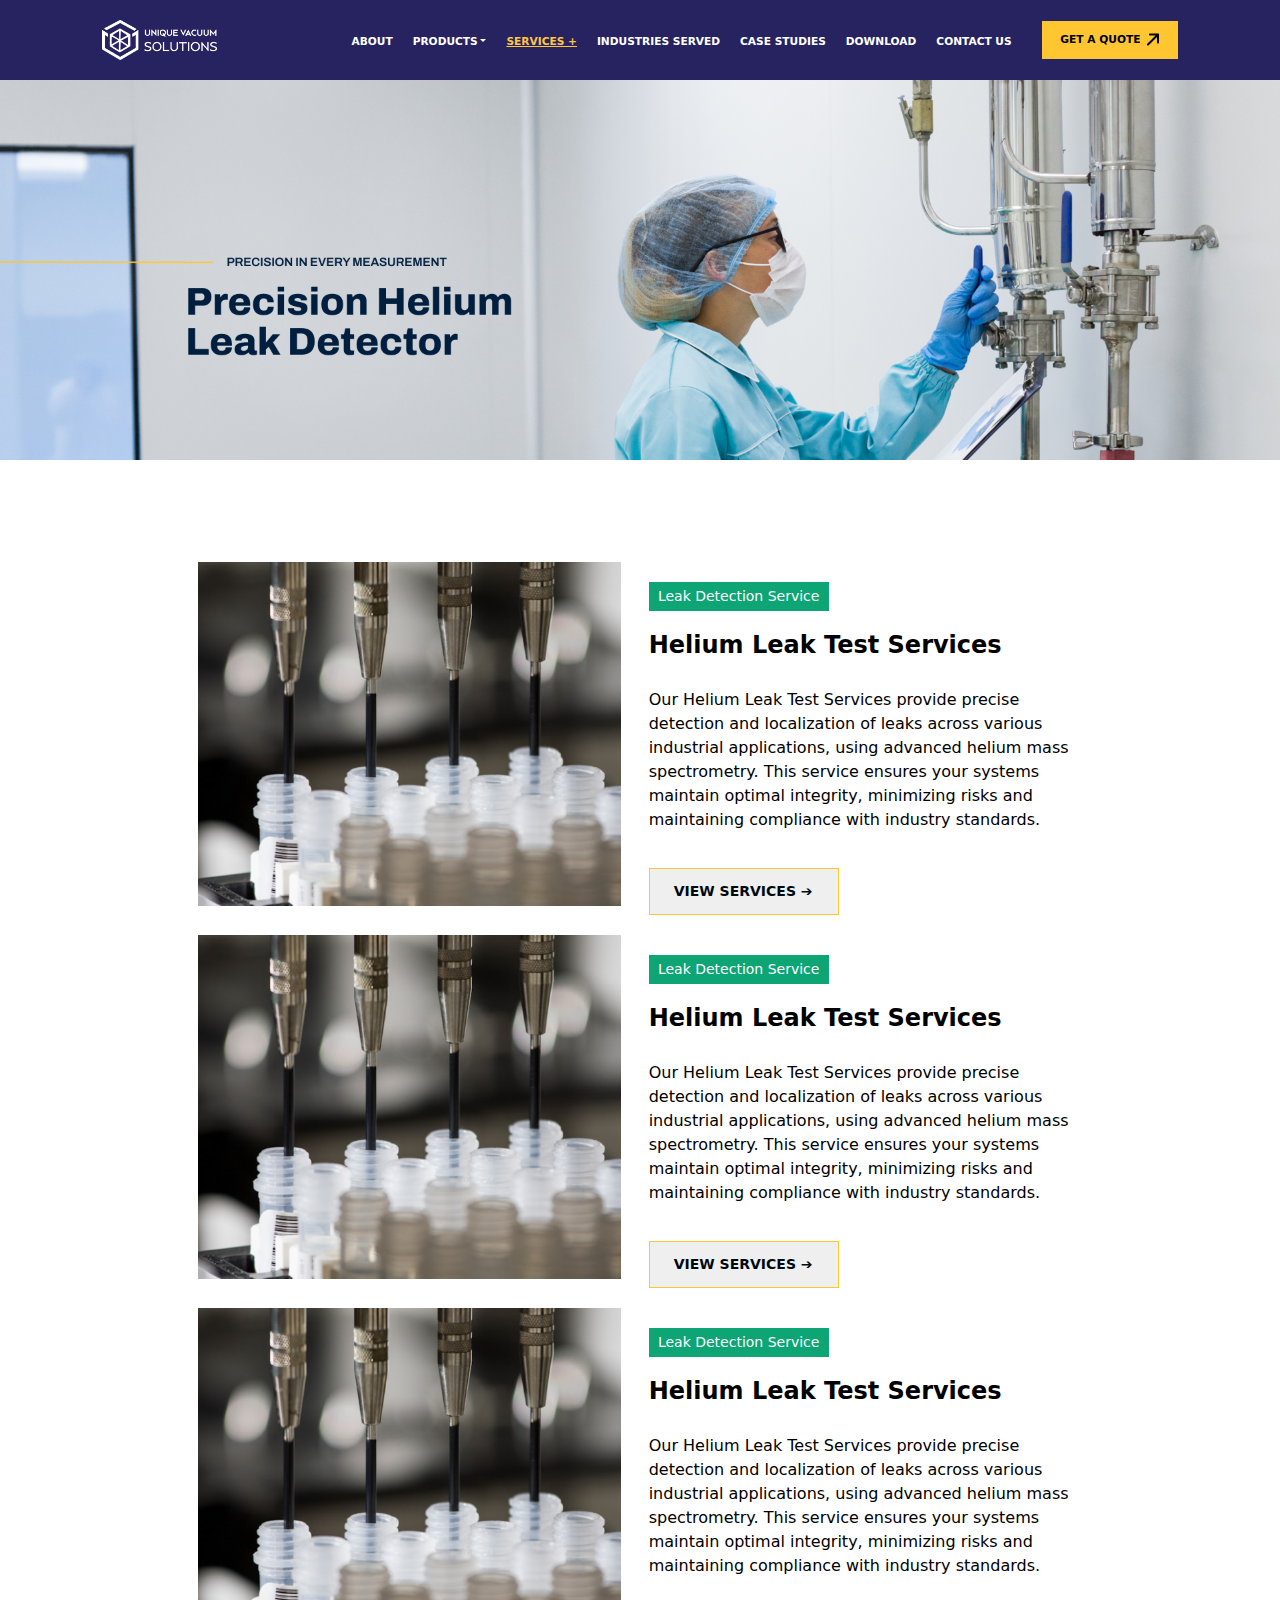
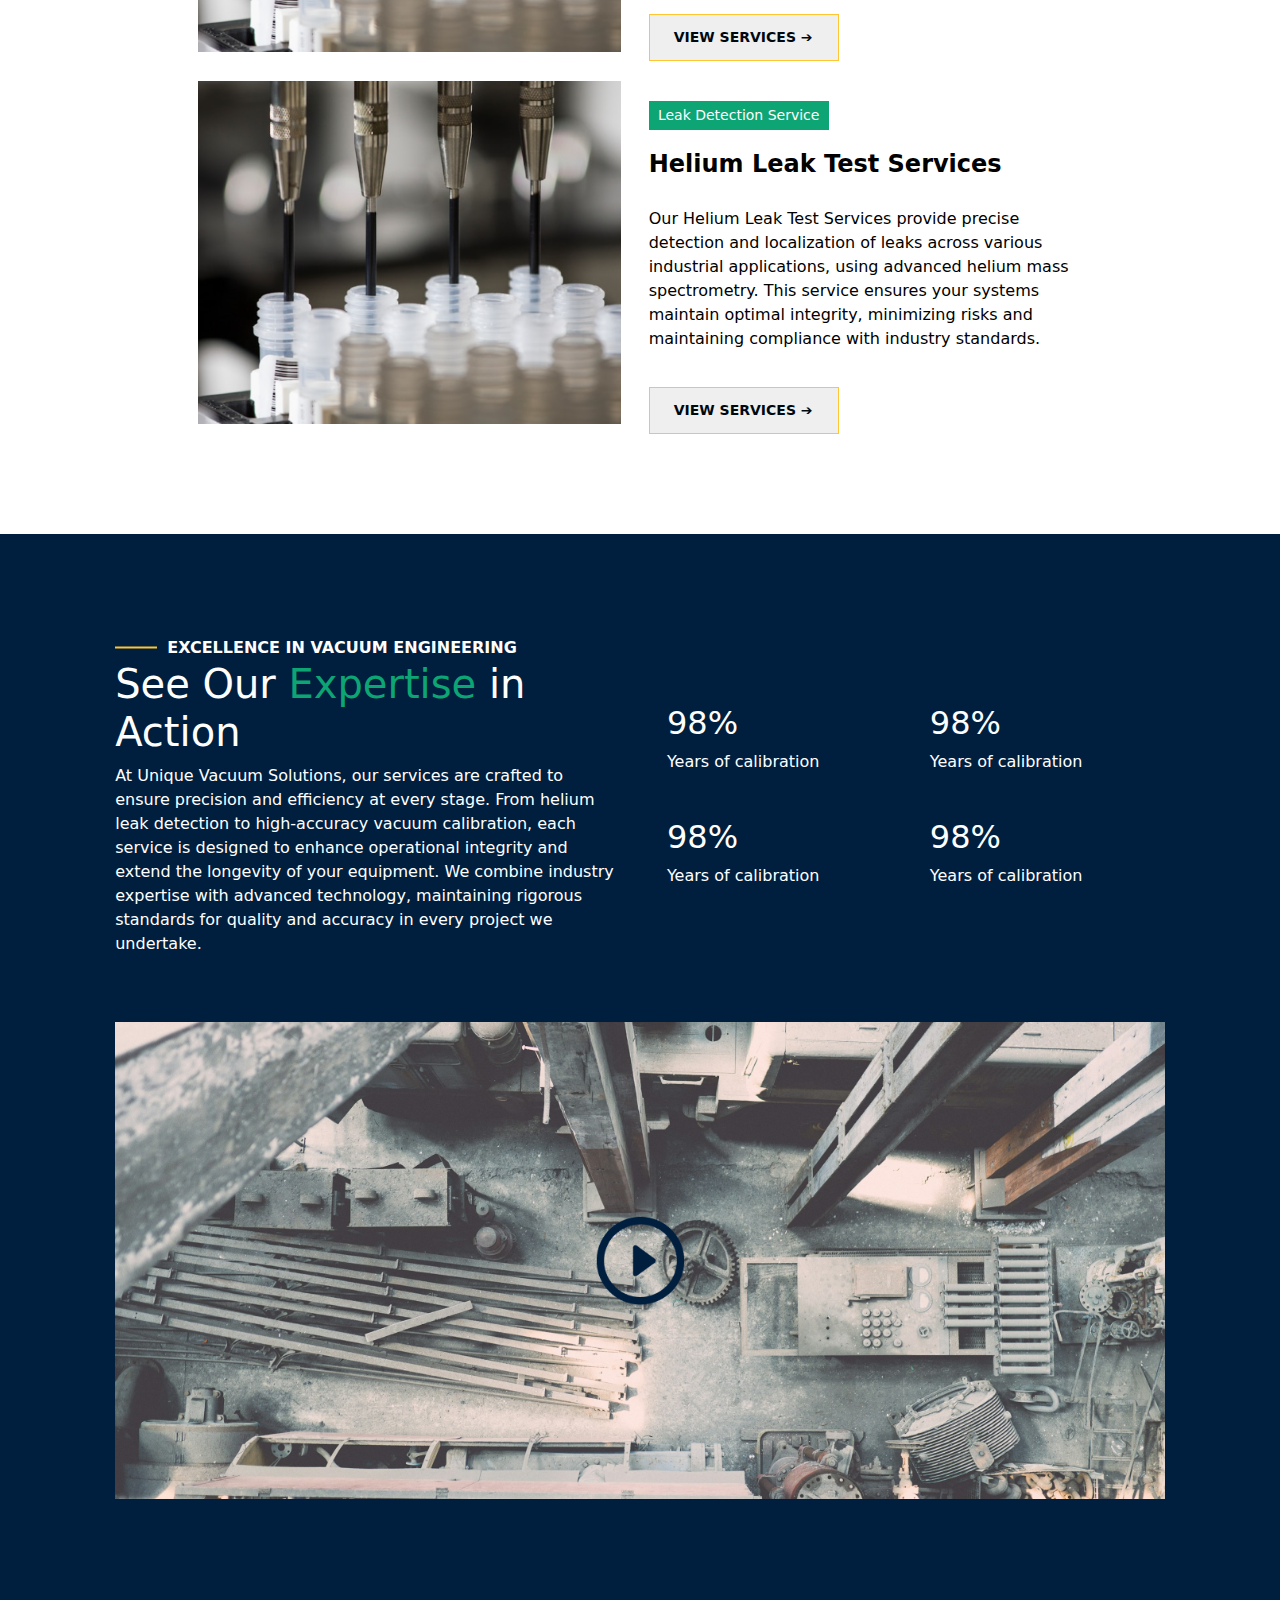
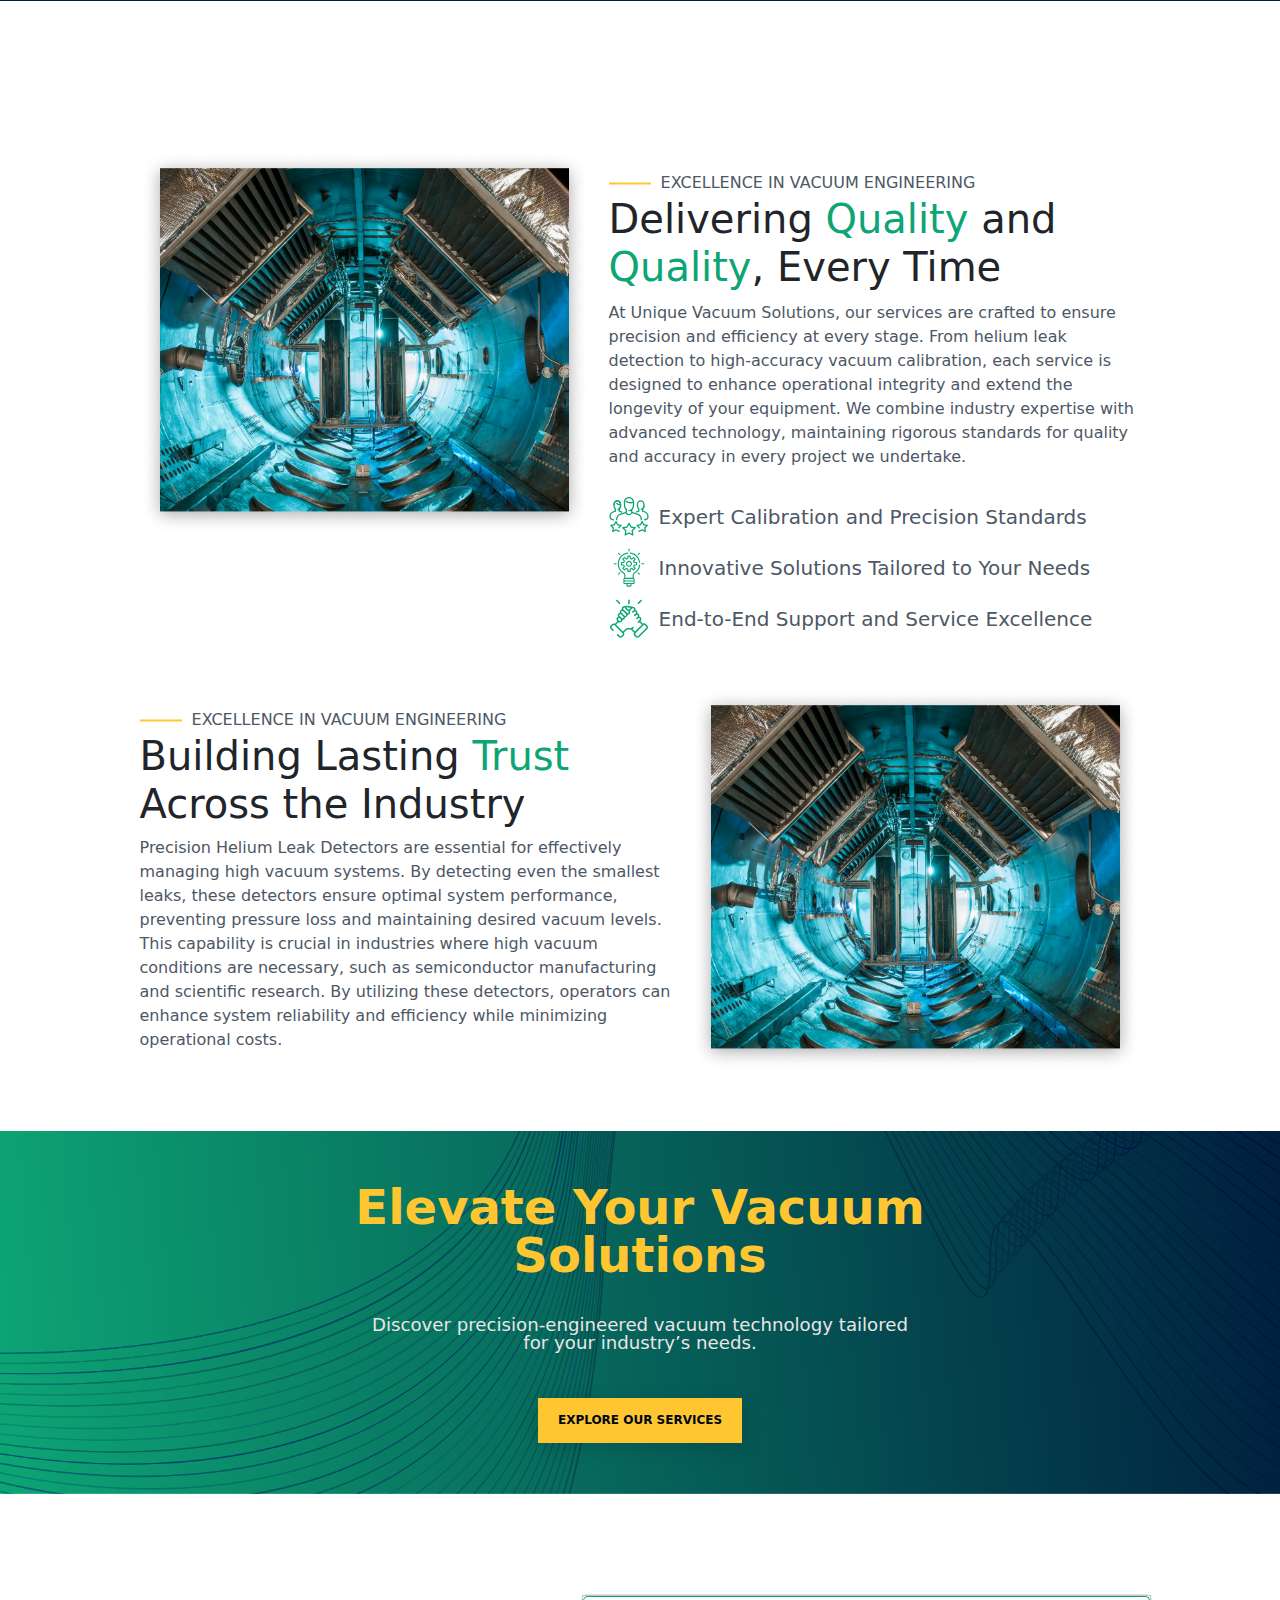
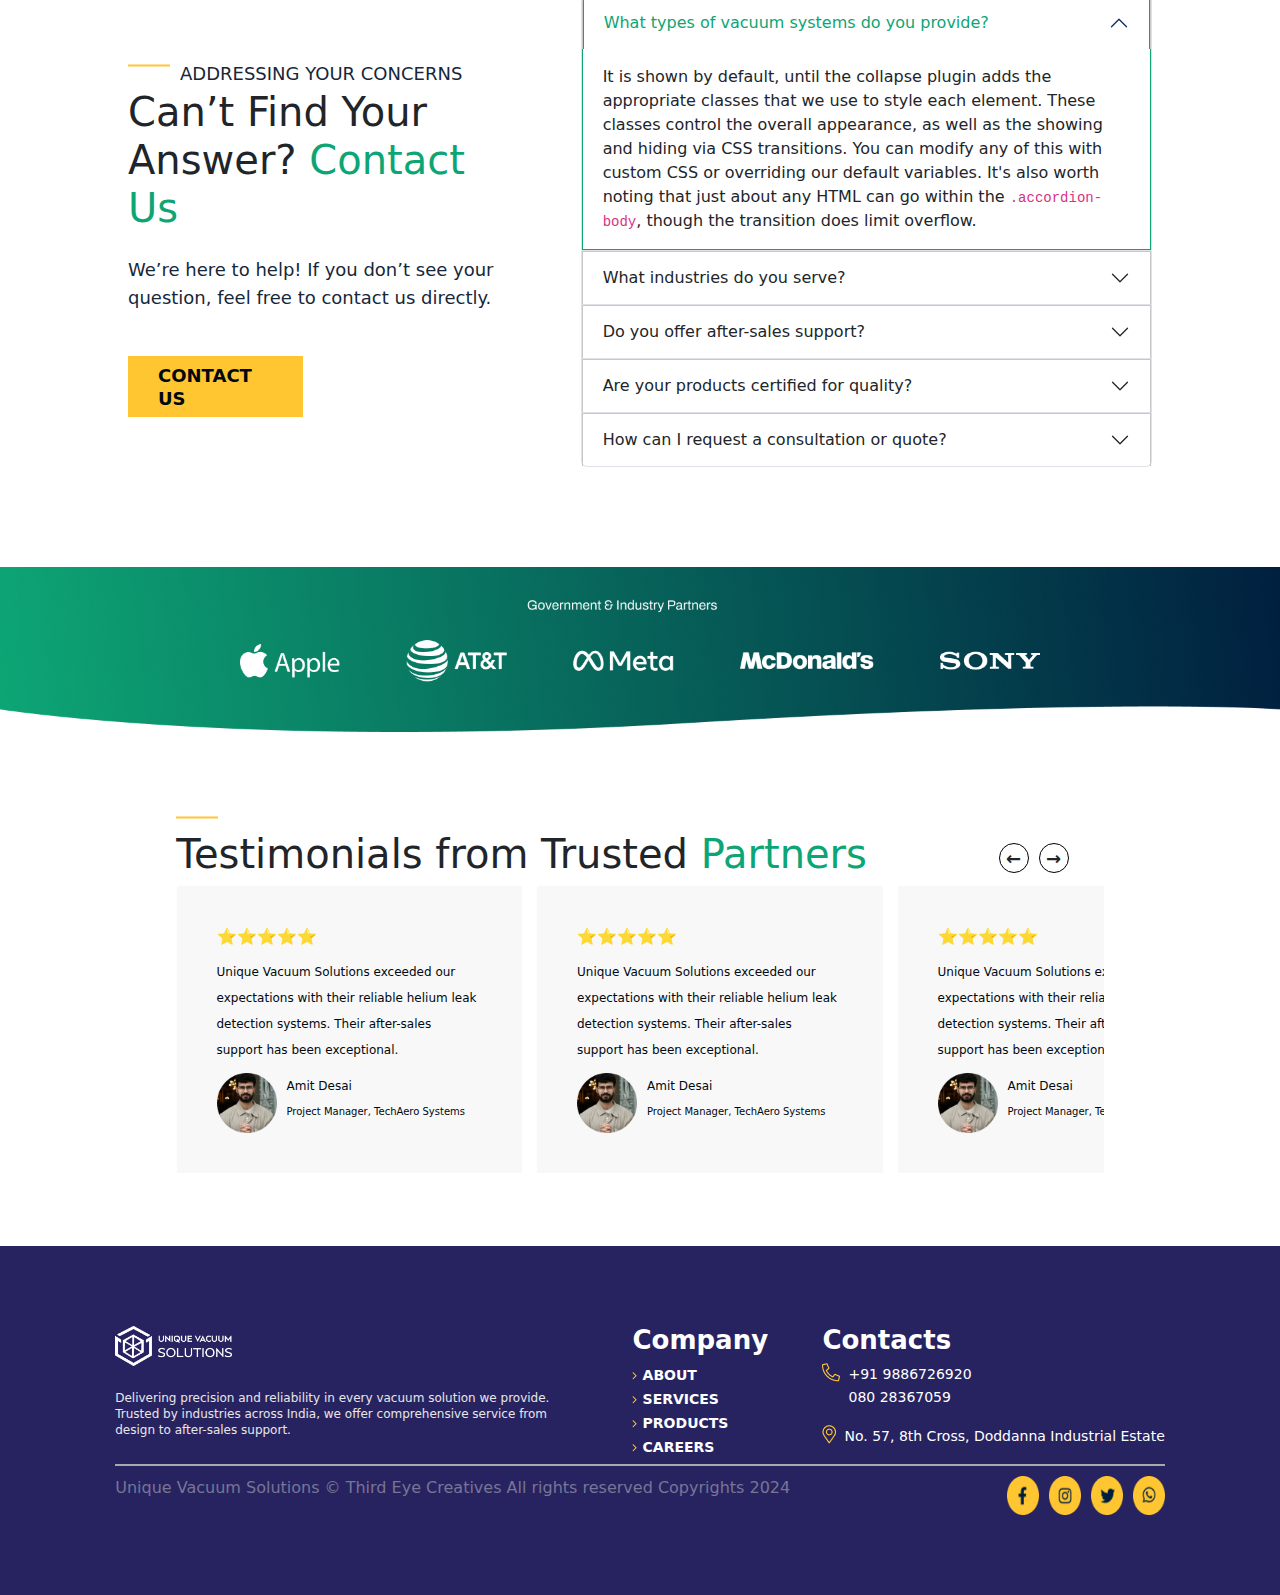
<file: services.html>
<!DOCTYPE html>
<html lang="en">
  <head>
    <meta charset="UTF-8" />
    <meta name="viewport" content="width=device-width, initial-scale=1.0" />
    <title>Services</title>
    <link rel="stylesheet" href="./assests/css/services.css" />
    <link rel="stylesheet" href="./assests/css/navigation.css" />
    <link rel="stylesheet" href="./assests/css/footer.css" />
    <link
      rel="stylesheet"
      href="./OwlCarousel2-master/OwlCarousel2-master/dist/assets/owl.carousel.min.css"
    />
    <link
      rel="stylesheet"
      href="./OwlCarousel2-master/OwlCarousel2-master/dist/assets/owl.theme.default.min.css"
    />

    <link
      rel="stylesheet"
      href="./bootstrap-5.3.3-dist/css/bootstrap.min.css"
    />
  </head>
  <style>
    @media (max-width: 1024px) {
      .d-mobile {
        display: block !important;
      }
      .d-desktop {
        display: none !important;
      }
    }

    @media (min-width: 1024px) {
      .d-mobile {
        display: none !important;
      }
      .d-desktop {
        display: block !important;
      }
    }
  </style>
  <body>
    <nav>
      <div class="d-desktop d-none d-md-block">
        <div class="navigationBox scrolled" id="navBarBox"></div>
      </div>

      <!-- nav mobile -->
     <!-- nav mobile -->
    <div class="d-mobile d-block d-md-none" id="navBarMobile">
    </div>
    </nav>

    <!-- hero -->
    <div class="hero" id="hero">
      <img src="./assests/img/Frame134.png" alt="" />
    </div>

    <!-- services -->
    <div class="service" id="service">
      <div class="servicesBox">
        <div class="servImg">
          <img src="./assests/img/Frame603.png" alt="" />
        </div>
        <div class="servText">
          <div>Leak Detection Service</div>
          <h3>Helium Leak Test Services</h3>
          <p>
            Our Helium Leak Test Services provide precise detection and
            localization of leaks across various industrial applications, using
            advanced helium mass spectrometry. This service ensures your systems
            maintain optimal integrity, minimizing risks and maintaining
            compliance with industry standards.
          </p>
          <button><a href="/serviceDetail.html?id=1">VIEW SERVICES ➔</a></button>
        </div>
      </div>

       <div class="servicesBox">
        <div class="servImg">
          <img src="./assests/img/Frame603.png" alt="" />
        </div>
        <div class="servText">
          <div>Leak Detection Service</div>
          <h3>Helium Leak Test Services</h3>
          <p>
            Our Helium Leak Test Services provide precise detection and
            localization of leaks across various industrial applications, using
            advanced helium mass spectrometry. This service ensures your systems
            maintain optimal integrity, minimizing risks and maintaining
            compliance with industry standards.
          </p>
          <button><a href="/serviceDetail.html">VIEW SERVICES ➔</a></button>
        </div>
      </div>

       <div class="servicesBox">
        <div class="servImg">
          <img src="./assests/img/Frame603.png" alt="" />
        </div>
        <div class="servText">
          <div>Leak Detection Service</div>
          <h3>Helium Leak Test Services</h3>
          <p>
            Our Helium Leak Test Services provide precise detection and
            localization of leaks across various industrial applications, using
            advanced helium mass spectrometry. This service ensures your systems
            maintain optimal integrity, minimizing risks and maintaining
            compliance with industry standards.
          </p>
          <button><a href="/serviceDetail.html">VIEW SERVICES ➔</a></button>
        </div>
      </div>

       <div class="servicesBox">
        <div class="servImg">
          <img src="./assests/img/Frame603.png" alt="" />
        </div>
        <div class="servText">
          <div>Leak Detection Service</div>
          <h3>Helium Leak Test Services</h3>
          <p>
            Our Helium Leak Test Services provide precise detection and
            localization of leaks across various industrial applications, using
            advanced helium mass spectrometry. This service ensures your systems
            maintain optimal integrity, minimizing risks and maintaining
            compliance with industry standards.
          </p>
          <button><a href="/serviceDetail.html">VIEW SERVICES ➔</a></button>
        </div>
      </div>
    </div>

    <!-- innovation -->
    <div class="innovation" id="innovation">
      <div class="innHeadtext">
        <div class="innHeadLeft">
          <div class="lineText">
            <svg
              xmlns="http://www.w3.org/2000/svg"
              width="42"
              height="3"
              viewBox="0 0 42 3"
              fill="none"
            >
              <path
                d="M1 1.5H41"
                stroke="#FFC631"
                stroke-width="2"
                stroke-linecap="square"
              />
            </svg>
            <p>EXCELLENCE IN VACUUM ENGINEERING</p>
          </div>
          <h1 style="color: white">
            See Our <span style="color: #0da574">Expertise</span> in Action
          </h1>
          <p style="color: white">
            At Unique Vacuum Solutions, our services are crafted to ensure
            precision and efficiency at every stage. From helium leak detection
            to high-accuracy vacuum calibration, each service is designed to
            enhance operational integrity and extend the longevity of your
            equipment. We combine industry expertise with advanced technology,
            maintaining rigorous standards for quality and accuracy in every
            project we undertake.
          </p>
        </div>
        <div class="innHeadRight">
          <div>
            <h2>98%</h2>
            <p>Years of calibration</p>
          </div>
          <div>
            <h2>98%</h2>
            <p>Years of calibration</p>
          </div>
          <div>
            <h2>98%</h2>
            <p>Years of calibration</p>
          </div>
          <div>
            <h2>98%</h2>
            <p>Years of calibration</p>
          </div>
        </div>
      </div>
      <div class="innImg">
        <img src="./assests/img/frame.png" alt="" />
      </div>
    </div>

    <!-- manages -->
    <div class="manage" id="manage">
      <div class="manageBox">
        <div class="mImgBox">
          <img src="./assests/img/Frame664.png" alt="" />
        </div>
        <div class="mText">
          <div class="lineText">
            <svg
              xmlns="http://www.w3.org/2000/svg"
              width="42"
              height="3"
              viewBox="0 0 42 3"
              fill="none"
            >
              <path
                d="M1 1.5H41"
                stroke="#FFC631"
                stroke-width="2"
                stroke-linecap="square"
              />
            </svg>
            <p>EXCELLENCE IN VACUUM ENGINEERING</p>
          </div>
          <h1 style="margin-bottom: 10px;">
            Delivering <span style="color: #0da574">Quality </span> and
            <span style="color: #0da574">Quality</span>, Every Time
          </h1>
          <p>
            At Unique Vacuum Solutions, our services are crafted to ensure
            precision and efficiency at every stage. From helium leak detection
            to high-accuracy vacuum calibration, each service is designed to
            enhance operational integrity and extend the longevity of your
            equipment. We combine industry expertise with advanced technology,
            maintaining rigorous standards for quality and accuracy in every
            project we undertake.
          </p>
          <div class="man_iconText"><img src="./assests/img/many.svg" alt=""> <p>Expert Calibration and Precision Standards</p></div>
          <div class="man_iconText"><img src="./assests/img/ideaiIcon.svg" alt=""> <p>Innovative Solutions Tailored to Your Needs</p></div>
        
          <div class="man_iconText"><img src="./assests/img/handsake.svg" alt=""> <p>End-to-End Support and Service Excellence</p></div>

        </div>
      </div>
      <div class="manageBox">
        <div class="mText">
          <div class="lineText">
            <svg
              xmlns="http://www.w3.org/2000/svg"
              width="42"
              height="3"
              viewBox="0 0 42 3"
              fill="none"
            >
              <path
                d="M1 1.5H41"
                stroke="#FFC631"
                stroke-width="2"
                stroke-linecap="square"
              />
            </svg>
            <p>EXCELLENCE IN VACUUM ENGINEERING</p>
          </div>
          <h1>
            Building Lasting  <span style="color: #0da574">Trust </span>Across the Industry
          </h1>
          <p>
            Precision Helium Leak Detectors are essential for effectively
            managing high vacuum systems. By detecting even the smallest leaks,
            these detectors ensure optimal system performance, preventing
            pressure loss and maintaining desired vacuum levels. This capability
            is crucial in industries where high vacuum conditions are necessary,
            such as semiconductor manufacturing and scientific research. By
            utilizing these detectors, operators can enhance system reliability
            and efficiency while minimizing operational costs.
          </p>
        </div>
        <div>
          <img src="./assests/img/Frame664.png" alt="" />
        </div>
      </div>
    </div>

     <!-- ready transform -->
     <div class="transform" id="transform">
          <div class="transBox">
            <h1>Elevate Your Vacuum Solutions</h1>
            <p>Discover precision-engineered vacuum technology tailored for your industry’s needs.</p>
            <div class="transBtn">EXPLORE OUR SERVICES</div>
          </div>
        </div>

         <!-- accordion -->
      <div class="accordion" id="accordion">
        <div class="accordionLeft">
          <div class="lineText">
            <svg
              xmlns="http://www.w3.org/2000/svg"
              width="42"
              height="3"
              viewBox="0 0 42 3"
              fill="none"
            >
              <path
                d="M1 1.5H41"
                stroke="#FFC631"
                stroke-width="2"
                stroke-linecap="square"
              />
            </svg>
            <p>ADDRESSING YOUR CONCERNS</p>
          </div>
          <h1>
            Can’t Find Your Answer?
            <span style="color: #0da574">Contact Us</span>
          </h1>
          <p>
            We’re here to help! If you don’t see your question, feel free to
            contact us directly.
          </p>
          <div class="acontactBtn">CONTACT US</div>
        </div>
        <div class="accordionRight">
          <div id="accordionExample">
            <div class="accordion-item">
              <h2 class="accordion-header">
                <button
                  class="accordion-button"
                  type="button"
                  data-bs-toggle="collapse"
                  data-bs-target="#collapseOne"
                  aria-expanded="false"
                  aria-controls="collapseOne"
                >
                  What types of vacuum systems do you provide?
                </button>
              </h2>
              <div
                id="collapseOne"
                class="accordion-collapse collapse show"
                data-bs-parent="#accordionExample"
              >
                <div class="accordion-body">
                  It is shown by default, until the collapse plugin adds the
                  appropriate classes that we use to style each element. These
                  classes control the overall appearance, as well as the showing
                  and hiding via CSS transitions. You can modify any of this
                  with custom CSS or overriding our default variables. It's also
                  worth noting that just about any HTML can go within the
                  <code>.accordion-body</code>, though the transition does limit
                  overflow.
                </div>
              </div>
            </div>
            <div class="accordion-item">
              <h2 class="accordion-header">
                <button
                  class="accordion-button collapsed"
                  type="button"
                  data-bs-toggle="collapse"
                  data-bs-target="#collapseTwo"
                  aria-expanded="false"
                  aria-controls="collapseTwo"
                >
                  What industries do you serve?
                </button>
              </h2>
              <div
                id="collapseTwo"
                class="accordion-collapse collapse"
                data-bs-parent="#accordionExample"
              >
                <div class="accordion-body">
                  We serve diverse industries, including aerospace, automotive,
                  electronics, pharmaceuticals, and manufacturing, providing
                  tailored vacuum solutions to meet specific needs.
                </div>
              </div>
            </div>
            <div class="accordion-item">
              <h2 class="accordion-header">
                <button
                  class="accordion-button collapsed"
                  type="button"
                  data-bs-toggle="collapse"
                  data-bs-target="#collapseThree"
                  aria-expanded="false"
                  aria-controls="collapseThree"
                >
                  Do you offer after-sales support?
                </button>
              </h2>
              <div
                id="collapseThree"
                class="accordion-collapse collapse"
                data-bs-parent="#accordionExample"
              >
                <div class="accordion-body">
                  <strong>This is the third item's accordion body.</strong> It
                  is hidden by default, until the collapse plugin adds the
                  appropriate classes that we use to style each element. These
                  classes control the overall appearance, as well as the showing
                  and hiding via CSS transitions. You can modify any of this
                  with custom CSS or overriding our default variables. It's also
                  worth noting that just about any HTML can go within the
                  <code>.accordion-body</code>, though the transition does limit
                  overflow.
                </div>
              </div>
            </div>
            <div class="accordion-item">
              <h2 class="accordion-header">
                <button
                  class="accordion-button collapsed"
                  type="button"
                  data-bs-toggle="collapse"
                  data-bs-target="#collapseFour"
                  aria-expanded="false"
                  aria-controls="collapseFour"
                >
                  Are your products certified for quality?
                </button>
              </h2>
              <div
                id="collapseFour"
                class="accordion-collapse collapse"
                data-bs-parent="#accordionExample"
              >
                <div class="accordion-body">
                  We serve diverse industries, including aerospace, automotive,
                  electronics, pharmaceuticals, and manufacturing, providing
                  tailored vacuum solutions to meet specific needs.
                </div>
              </div>
            </div>
            <div class="accordion-item">
              <h2 class="accordion-header">
                <button
                  class="accordion-button collapsed"
                  type="button"
                  data-bs-toggle="collapse"
                  data-bs-target="#collapseFive"
                  aria-expanded="false"
                  aria-controls="collapseFive"
                >
                  How can I request a consultation or quote?
                </button>
              </h2>
              <div
                id="collapseFive"
                class="accordion-collapse collapse"
                data-bs-parent="#accordionExample"
              >
                <div class="accordion-body">
                  <strong>This is the third item's accordion body.</strong> It
                  is hidden by default, until the collapse plugin adds the
                  appropriate classes that we use to style each element. These
                  classes control the overall appearance, as well as the showing
                  and hiding via CSS transitions. You can modify any of this
                  with custom CSS or overriding our default variables. It's also
                  worth noting that just about any HTML can go within the
                  <code>.accordion-body</code>, though the transition does limit
                  overflow.
                </div>
              </div>
            </div>
          </div>
        </div>
      </div>

       <!-- curve image -->

      <div class="curveImg">
        <img src="./assests/img/partners.png" class="img-fluid" alt="" />
      </div>

       <!-- partners -->
    <div class="partners" id="partners">
        <div class="partnerhead">
          <div class="lineText">
              <svg
              xmlns="http://www.w3.org/2000/svg"
              width="42"
              height="3"
              viewBox="0 0 42 3"
              fill="none"
              >
              <path
              d="M1 1.5H41"
              stroke="#FFC631"
              stroke-width="2"
              stroke-linecap="square"
              />
            </svg>
            <h7>WHAT OUR CLIENTS SAY</h7>
          </div>
          <h1>
            Testimonials from Trusted <span style="color: #0da574;" >Partners</span> 
          </h1>
        </div>
        <div class="partnerBox">
          <div class="owl-carousel owl-theme carouselSection-owl">
            <div class="item reviewerCar">
              <div class="caroselBox" style="flex: 0 0 48%; margin-right: 2%;">
          <div class="star">⭐⭐⭐⭐⭐</div>
          <p>Unique Vacuum Solutions exceeded our expectations with their reliable helium leak detection systems. Their after-sales support has been exceptional.</p>
          <div style="display: flex; gap: 10px;">
            <img src="./assests/img/reviewer.png" style="width: 60px;" alt="">
            <div>
              <p>Amit Desai</p>
              <p style="font-size: 10px;">Project Manager, TechAero Systems</p>
            </div>
          </div>
        </div>
            </div>
            <div class="item reviewerCar">
              <div class="caroselBox" style="flex: 0 0 48%; margin-right: 2%;">
          <div class="star">⭐⭐⭐⭐⭐</div>
          <p>Unique Vacuum Solutions exceeded our expectations with their reliable helium leak detection systems. Their after-sales support has been exceptional.</p>
          <div style="display: flex; gap: 10px;">
            <img src="./assests/img/reviewer.png" style="width: 60px;" alt="">
            <div>
              <p>Amit Desai</p>
              <p style="font-size: 10px;">Project Manager, TechAero Systems</p>
            </div>
          </div>
        </div>
            </div>
            <div class="item reviewerCar">
              <div class="caroselBox" style="flex: 0 0 48%; margin-right: 2%;">
          <div class="star">⭐⭐⭐⭐⭐</div>
          <p>Unique Vacuum Solutions exceeded our expectations with their reliable helium leak detection systems. Their after-sales support has been exceptional.</p>
          <div class="reviewImage" style="display: flex; gap: 10px;">
            <img src="./assests/img/reviewer.png" style="width: 60px;" alt="">
            <div>
              <p>Amit Desai</p>
              <p style="font-size: 10px;">Project Manager, TechAero Systems</p>
            </div>
          </div>
        </div>
            </div>
          </div>
        </div>
    </div>

    <footer>
      <div id="foot"></div>
    </footer>

    <script src="./assests/js/footer.js"></script>
    <script src="https://code.jquery.com/jquery-3.6.0.min.js"></script>
    <script src="./assests/js/navigation.js"></script>
    <script src="./assests/js/mobNavigation.js"></script>
    <script
      src="bootstrap-5.3.3-dist/js/bootstrap.bundle.min.js"
      defer
    ></script>
    <script src="./OwlCarousel2-master/OwlCarousel2-master/dist/owl.carousel.min.js"></script>
    <script src="./assests/js/services.js"></script>
  </body>
</html>
</file>
<file: assests/css/style.css>
* {
  margin: 0;
  padding: 0;
  /* box-sizing: border-box; */
  background: none;
}

body {
  background: none;
}

/* mobile */

#productDropdown{
  margin: 0;
  padding: 0;
  display: flex;
  align-items: center;
  gap: 6px;
}

#productDropdown a{
  text-decoration: none;
}


/* -------------------- Navbar ------------------ */

.contanctNav {
  display: flex;
  border: solid 1px black;
  height: 40px;
  justify-content: space-between;
  align-items: center;
  padding: 10px 5vw 5px 5vw;
  background-color: rgba(14, 18, 29, 1);
}

/* for nav bar */
.navigationBox2{
  margin-top: 39px;

}

.contanctNav img {
  height: 20px;
}

.contanctNav p {
  color: #888c97;
  font-size: 0.729vw;
  font-weight: 500;
}

.contacts {
  display: flex;
  gap: 10px;
}

.contacts div {
  display: flex;
  gap: 10px;
}

.socialNav {
  display: flex;
  gap: 20px;
}

.socialNav div {
  display: flex;
  gap: 8px;
}

/* -------------------- navbar end ------------------ */

/* ----------------------- body ---------------------- */

/* hero */

@media (max-width: 580px){

  #heroCarousel{
    padding: 80px 0 0 8px !important; 
    /* border: solid 1px red; */
  }

  .heroBotDiv {
    flex-direction: column;
  }

  #heroCarousel .leftBotHero {
  width: 95%;
  margin: 0;
  }

  #heroCarousel .leftBotHero h1 {
    font-size: 8vw;
    line-height: 8vw;
  }

  #heroCarousel .heroBtns {
  display: flex;
  gap: 10px;
  /* border: solid 1px red; */
}

#heroCarousel .heroBtns button {
  display: flex;
  padding: 16px 28px;
  border: 1px solid rgba(255, 198, 49, 1);
  background-color: rgba(255, 198, 49, 1);
  color: #000810;
  font-size: 12px;
  font-weight: 600;
  text-align: center;
  gap: 10px;
}

#heroCarousel .heroBtns button:last-child {
  background-color: transparent;
  color: rgba(255, 198, 49, 1);
}


#heroCarousel .heroCredits {
  display: flex;
  justify-content: space-between;
  gap: 10px;
  align-items: center;
  margin-top: 40px;
  /* border: solid 1px red; */
}

#heroCarousel .heroCredits div {
  width: 180px;
  /* border: solid 1px red; */
  padding: 0;
  align-items: center;
  text-align: center;
}

#heroCarousel .heroCredits div h1 {
  color: #ffc631;
  /* font-family: Archivo; */
  font-size: 32px;
  font-style: normal;
  font-weight: 700;
  /* line-height: 55px; */
}

#heroCarousel .heroCredits div p {
  color: var(--off-white, #e9e6e6);
  /* font-family: Archivo; */
  font-size: 10px;
  font-style: normal;
  font-weight: 300;
  line-height: 25px; /* 131.579% */
  text-transform: uppercase;
}

#heroCarousel .rightBotHero {
  /* width: 35vw; */
  /* height: 100%; */
  /* border: solid 1px yellow; */
  padding: 30px 0 0 0;
}

#heroCarousel .rightBotHero img {
  height: 300px;
  width: 300px;
}

#heroCarousel .arrow {
  font-size: 16px;
  font-weight: 400;
  line-height: 16px;
  text-align: center;
}

}

@media (min-width: 580px) and (max-width: 780px){

  #heroCarousel{
    padding: 80px 0 0 8px !important; 
    /* border: solid 1px red; */
  }

  .heroBotDiv {
    flex-direction: column;
  }

  #heroCarousel .leftBotHero {
  width: 95%;
  margin: 0;
  }

  #heroCarousel .leftBotHero h1 {
    font-size: 8vw;
    line-height: 8vw;
  }

  #heroCarousel .heroBtns {
  display: flex;
  gap: 10px;
  /* border: solid 1px red; */
}

#heroCarousel .heroBtns button {
  display: flex;
  padding: 16px 32px;
  border: 1px solid rgba(255, 198, 49, 1);
  background-color: rgba(255, 198, 49, 1);
  color: #000810;
  font-size: 12px;
  font-weight: 600;
  text-align: center;
  gap: 10px;
}

#heroCarousel .heroBtns button:last-child {
  background-color: transparent;
  color: rgba(255, 198, 49, 1);
}


#heroCarousel .heroCredits {
  display: flex;
  /* justify-content: space-between; */
  gap: 10px;
  align-items: center;
  margin-top: 40px;
  /* border: solid 1px red; */
}

#heroCarousel .heroCredits div {
  width: 180px;
  /* border: solid 1px red; */
  padding: 0;
  align-items: center;
  text-align: center;
}

#heroCarousel .heroCredits div h1 {
  color: #ffc631;
  /* font-family: Archivo; */
  font-size: 40px;
  font-style: normal;
  font-weight: 700;
  /* line-height: 55px; */
}

#heroCarousel .heroCredits div p {
  color: var(--off-white, #e9e6e6);
  /* font-family: Archivo; */
  font-size: 16px;
  font-style: normal;
  font-weight: 300;
  line-height: 25px; /* 131.579% */
  text-transform: uppercase;
}

#heroCarousel .rightBotHero {
  width: 90%;
  /* height: 100%; */
  /* border: solid 1px yellow; */
  padding: 30px 0 0 0;
  display: flex;
  justify-content: end;
}

#heroCarousel .rightBotHero img {
  height: 300px;
  width: 300px;
}

}



.hero {
  height: 100%;
  width: 100%;
  margin-top: 0;
  background-color: rgba(0, 31, 63, 1);
  position: relative;
  z-index: 1;
  /* border: solid 1px red; */
}

.hero::before {
  content: "";
  position: absolute;
  top: 0;
  left: 0;
  width: 100%;
  height: 100%;
  background-color: rgba(0, 31, 63, 0.1);
  z-index: 2;
  background-image: url(../img/Group.png);
  background-size: cover;
  background-position: center;
  opacity: 0.1;
  z-index: -1;
}

/* carousel */

#heroCarousel {
  padding: 150px 0 0 0;
  /* border: solid 5px green; */
  /* height: 50vh; */
  width: 100%;
  color: white;
  height: 100%;
  /* margin: 0; */
  /* padding: 0; */
}

.lineText {
  display: flex;
  align-items: center;
  gap: 10px;
}

.lineText p {
  font-size: 16px;
  font-style: normal;
  font-weight: 600;
  /* line-height: 22px; */
  margin: 0;
  padding: 0;
}

/*  */

.owl-carousel .item {
  display: flex;
  flex-direction: column;
  justify-content: space-between;
  /* gap: 40px; */
  height: 100%;
  width: 100%;
  /* border: solid 1px red; */
}

.leftBotHero {
  /* border: solid 1px red; */
  margin: 20px 0 0 13.2vw;
  height: 100%;
  width: 31.25vw;
  display: flex;
  flex-direction: column;
  gap: 10px;
}

.leftBotHero h1 {
  font-size: 3vw;
  font-weight: 800;
  line-height: 3.125vw;
}

.leftBotHero p {
  color: var(--off-white, #e9e6e6);
  font-size: 18px;
  font-weight: 400;
  line-height: 28px;
}

.heroBotDiv {
  display: flex;
  /* border: solid 3px blue; */
  height: 100%;
}

.heroBtns {
  display: flex;
  gap: 10px;
}

.heroBtns button {
  display: flex;
  padding: 0.625vw 1.458vw;
  border: 1px solid rgba(255, 198, 49, 1);
  background-color: rgba(255, 198, 49, 1);
  color: #000810;
  font-size: 0.938vw;
  font-weight: 600;
  text-align: center;
  gap: 10px;
}

.heroBtns button:last-child {
  background-color: transparent;
  color: rgba(255, 198, 49, 1);
}

.arrow {
  font-size: 1.142vw;
  font-weight: 400;
  line-height: 1.25vw;
  text-align: center;
}

.rightBotHero {
  /* width: 35vw; */
  /* height: 100%; */
  /* border: solid 1px yellow; */
  padding: 30px 0 0 0;
}

.rightBotHero img {
  height: 35vw;
  width: 45vw;
}

.heroCredits {
  display: flex;
  gap: 10px;
  align-items: center;
  margin-top: 40px;

}

.heroCredits div {
  width: 180px;
}

.heroCredits div h1 {
  color: #ffc631;
  /* font-family: Archivo; */
  font-size: 2.5vw;
  font-style: normal;
  font-weight: 700;
  /* line-height: 55px; */
}

.heroCredits div p {
  color: var(--off-white, #e9e6e6);
  /* font-family: Archivo; */
  font-size: 1.042vw;
  font-style: normal;
  font-weight: 300;
  line-height: 25px; /* 131.579% */
  text-transform: uppercase;
}

/* carousel end */

/* hero end */

/* ----------------------- solutions ---------------------- */

@media (max-width: 580px) {
  #solutions {
    padding: 100px 0 10vw 0;
    margin: auto;
  }

  #solutions .solutionGrid {
    margin-top: 30px;
    display: grid;
    grid-template-columns: repeat(1, 1fr);
    gap: 10px;
  }

  #solutions .solutionsheading h1 {
    font-size: 5vw;
    line-height: 25px;
    margin: 0 !important;
    padding: 0;
  }

  #solutions .solutionGridBox {
    margin: auto;
    /* border: 1px solid red; */
    width: 90%;
  }

  #solutions .lineText {
    margin: auto;
  }

  #solutions .solutionsheading {
    margin: auto;
  }
}

@media (min-width: 580px) and (max-width: 770px) {
  #solutions {
    /* border: solid 3px red; */
    padding: 100px 2vw 10vw 2vw;
  }

  #solutions .solutionGrid {
    /* border: solid 1px red; */
    margin-top: 30px;
    display: grid;
    grid-template-columns: repeat(2, 1fr);
    gap: 10px;
  }

  #solutions .solutionGridBox {
    border: 1px solid #c8c8c8;
    display: flex;
    width: 45vw;
    padding: 30px 20px 24px 20px;
    flex-direction: column;
    align-items: flex-start;
    transition: color 0.3s ease;
    /* gap: 4px; */
  }

  #solutions .solutionsheading h1 {
    font-size: 4vw;
    line-height: 35px;
    width: 48vw;
    /* border: solid 1px red; */
  }
}

.solutions {
  padding: 9.64vw 12vw 8.33vw 12vw;
}

/* .solutionsheading {
  width: 600px;
} */

.solutionsheading h1 {
  color: #000810;
  font-size: 44px;
  font-style: normal;
  font-weight: 700;
  line-height: 52px;
  margin: 0;
  padding: 0;
}

.solutionGrid {
  /* border: solid 1px red; */
  margin-top: 40px;
  display: grid;
  grid-template-columns: repeat(3, 1fr);
  gap: 20px;
}

.solutionGridBox {
  border: 1px solid #c8c8c8;
  display: flex;
  width: 24.9vw;
  padding: 1.458vw 1.042vw 1.458vw 1.042vw;
  flex-direction: column;
  align-items: flex-start;
  transition: color 0.3s ease;
  /* gap: 4px; */
}

.solutionGridBox:hover {
  border: 1px solid #000810;
}

.solutionGridBox h1 {
  color: #e9e6e6;
  font-size: 48px;
  font-style: normal;
  font-weight: 800;
  line-height: normal;
  /* transition: color 0.5s ease; */
}

.solutionGridBox:hover h1 {
  color: #000810;
}

.solutionGridBox:hover .solGridpara3 {
  font-size: 18px;
  text-decoration: underline;
  cursor: pointer;
}

.solutionGridBox .solGridpara1 {
  color: #000810;
  font-size: 20px;
  font-style: normal;
  font-weight: 700;
  line-height: normal;
}

.solutionGridBox .solGridpara2 {
  color: #202c38;
  font-size: 16px;
  font-style: normal;
  font-weight: 400;
  line-height: 20px;
}

.solutionGridBox .solGridpara3 {
  color: #0da574;
  font-size: 17px;
  font-style: normal;
  font-weight: 600;
  line-height: 22px;
  transition: color 0.3s ease;
}

/* solutions end */

/* product */

@media (max-width: 600px) {
  #product .productGrid {
    display: grid;
    grid-template-columns: repeat(1, 1fr);
    gap: 5px;
    width: 100%;
    /* border: solid 1px red; */
    padding: 0 0 0 0;
  }

  #product .productHead {
    /* border: solid 1px red; */
    display: flex;
    flex-direction: column;
  }

  #product .productGridBox {
    width: 82vw;
    /* border: solid 1px yellow; */
  }

  #product .productGridImg {
    /* border: solid 1px red; */
    position: relative;
    width: 100%;
  }

  #product .productHeadBtn {
    /* border: solid 1px red; */
    display: flex;
    gap: 20px;
    align-items: center;
  }

  #product .productHeadBtn div {
    display: inline-flex;
    height: 50px;
    width: 50%;
    padding: 10px 22px;
    align-items: center;
    gap: 10px;
    flex-shrink: 0;
    background: #ffc631;
    border: 1px solid #ffc631;
    cursor: pointer;
    color: rgba(0, 8, 16, 1);
    font-size: 12px;
    font-style: normal;
    font-weight: 600;
    /* border: solid 5px red; */
  }

  #product .productHeadBtn .productHeadBtn2 {
    background-color: transparent;
    color: #ffc631;
  }
}

@media (min-width: 600px) and (max-width: 770px) {
  #product {
    padding: 100px 2vw 10vw 2vw;
  }

  #product .productHead {
    /* border: solid 1px red; */
    color: #fff;
    display: flex;
    align-items: center;
  }

  #product .lineText {
    margin-bottom: -20px;
  }

  #product .productHead h1 {
    color: #fff;
    font-size: 40px;
    font-style: normal;
    font-weight: 700;
    margin: 0;
    padding: 0;
    width: 370px;
  }

  #product .productHeadBtn {
    display: flex;
    flex-direction: column;
    gap: 10px;
    align-items: center;
  }

  #product .productGrid {
    /* border: solid 3px green; */
    /* margin-top: 80px; */
    display: grid;
    grid-template-columns: repeat(2, 1fr);
    gap: 5px;
    /* column-gap: 40px; */
    width: 100%;
  }

  #product .productGridBox {
    width: 45vw;
    /* border: solid 1px yellow; */
  }

  #product .productGridImg {
    /* border: solid 1px red; */
    position: relative;
    width: 100%;
  }

  #product .text {
    border: 1px solid #ffc631;
    color: #ffc631;
    padding: 8px 16px;
    font-size: 20px;
  }

  #product .text:hover {
    background-color: #ffc631;
    color: black;
  }
}

.product {
  padding: 9.64vw 12vw 8.33vw 12vw;
  /* border: #0da574 1px solid; */
  background: #001f3f;
}

.productHead {
  /* border: solid 1px red; */
  color: #fff;
  display: flex;
  justify-content: space-between;
  align-items: center;
}

.productHead h1 {
  color: #fff;
  font-size: 40px;
  font-style: normal;
  font-weight: 700;
}

.productHeadBtn {
  /* border: solid 1px red; */
  display: flex;
  gap: 20px;
  align-items: center;
}

.productHeadBtn div {
  display: inline-flex;
  height: 61.716px;
  padding: 18px 30px;
  align-items: center;
  gap: 10px;
  flex-shrink: 0;
  background: #ffc631;
  border: 1px solid #ffc631;
  cursor: pointer;
  color: rgba(0, 8, 16, 1);
  font-size: 18px;
  font-style: normal;
  font-weight: 600;
}

.productHeadBtn .productHeadBtn2 {
  background-color: transparent;
  color: #ffc631;
}

.productGrid {
  /* border: solid 3px green; */
  margin-top: 80px;
  display: grid;
  grid-template-columns: repeat(2, 1fr);
  gap: 30px;
  column-gap: 40px;
  width: 100%;
}

.productGridBox {
  width: 36.9vw;
  /* border: solid 1px yellow; */
}

.productGridImg {
  /* border: solid 1px red; */
  position: relative;
}

.productGridImg img {
  width: 100%;
  opacity: 1;
  transition: 0.5s ease;
  backface-visibility: hidden;
}

.productImgMiddle {
  position: absolute;
  transition: 0.5s ease;
  opacity: 0;
  top: 50%;
  left: 50%;
  transform: translate(-50%, -50%);
  -ms-transform: translate(-50%, -50%);
  /* color: white; */
}

.text {
  border: 1px solid #ffc631;
  color: #ffc631;
  font-size: 16px;
  padding: 16px 32px;
  font-size: 20px;
}

.text:hover {
  background-color: #ffc631;
  color: black;
}

.productGridImg:hover .productImgs {
  opacity: 0.3;
}

.productGridImg:hover .productImgMiddle {
  opacity: 1;
}

.productGridBox h1 {
  color: #fff;
  font-size: 30px;
  font-style: normal;
  font-weight: 700;
  line-height: 40px;
}

.productGridBox p {
  color: var(--off-white, #e9e6e6);
  font-size: 18px;
  font-style: normal;
  font-weight: 400;
  line-height: 26px;
}

/* product end */

/* map */

@media (max-width: 580px) {
  #map {
    padding: 100px 2vw 10vw 2vw;
    flex-direction: column;
    gap: 28px;
    /* border: solid 1px red; */
  }

  #map .mapLeft {
    /* border: solid 1px green; */
    width: 100%;
    display: flex;
    flex-direction: column;
    align-items: center;
  }

  #map .mapLeft .mapTopP {
    color: #202c38;
    font-size: 3.5vw;
    font-weight: 400;
    line-height: 3.5vw;
    width: 100%;
    margin: 0;
    padding: 0;
  }

  #map .mapLeftStats {
    display: grid;
    /* flex-direction: space-between; */
    justify-content: space-between;
    grid-template-columns: repeat(2, 1fr);
    align-items: center;
    /* flex-wrap: wrap; */
    gap: 3.9vw;
    /* border: solid 1px red; */
    width: 95%;
  }

  #map .mapLeftNum h1 {
    color: var(--brand-colour-3, #0da574);
    font-size: 40px;
    font-style: normal;
    font-weight: 700;
    margin: 0;
    padding: 0;
  }

  #map .mapLeftNum p {
    color: #202c38;
    font-size: 3.5vw;
    font-weight: 400;
    line-height: 3.5vw;
    width: 100px;
    margin: 0;
    padding: 0;
  }

  #map .mapDiv {
    color: #000810;
    font-size: 10px;
    font-weight: 600;
    height: 45px;
    padding: 8px 12px;
    background: #ffc631;
    width: 200px;
    text-align: center;
    /* border: solid 3px red; */
    font-size: 16px;
  }
}

@media (min-width: 580px) and (max-width: 770px) {
  #map {
    padding: 100px 2vw 10vw 2vw;
  }

  #map .maph1 h1 {
    font-size: 3.5vw;
    width: 44vw;
  }

  #map .mapLeft {
    /* border: solid 1px green; */
    width: 100%;
    display: flex;
    flex-direction: column;
  }

  #map .mapLeft .mapTopP {
    color: #202c38;
    font-size: 1.5vw;
    font-style: normal;
    font-weight: 400;
    line-height: 1.5vw;
    width: 100%;
    margin: 0;
    padding: 0;
  }

  #map .mapLeftNum h1 {
    color: var(--brand-colour-3, #0da574);
    font-size: 44px;
    font-style: normal;
    font-weight: 700;
    margin: 0;
    padding: 0;
  }

  #map .mapLeftNum p {
    color: #202c38;
    font-size: 1.3vw;
    font-style: normal;
    font-weight: 400;
    line-height: 1.35vw;
    /* width: 11.2vw; */
    margin: 0;
    padding: 0;
  }

  #map .mapDiv {
    color: #000810;
    font-size: 12px;
    font-weight: 600;
    height: 40px;
    padding: 8px 12px;
    background: #ffc631;
    width: 146px;
  }
}

.map {
  padding: 9.64vw 10vw 8.33vw 12.5vw;
  display: flex;
  justify-content: space-between;
  gap: 128px;
  /* border: solid 2px red; */
}

.maph1 h1 {
  font-size: 40px;
  font-style: normal;
  font-weight: 700;
  /* line-height: 55px; */
  margin: 0;
  padding: 0;
}

.mapRight {
  display: flex;
  flex-direction: column;
  gap: 10px;
  /* border: solid 1px red; */
  width: 100%;
}
.mapbox {
  margin-top: 40px;
  width: 100%;
}

.mapbox img {
  width: 100%;
}

.mapLeft {
  /* border: solid 1px green; */
  width: 100%;
  display: flex;
  flex-direction: column;
  gap: 30px;
}

.mapLeft .mapTopP {
  color: #202c38;
  font-size: 1.3vw;
  font-style: normal;
  font-weight: 400;
  line-height: 1.35vw;
  width: 27.2vw;
}

.mapLeftNum h1 {
  color: var(--brand-colour-3, #0da574);
  font-size: 58px;
  font-style: normal;
  font-weight: 700;
}

.mapLeftNum p {
  color: #202c38;
  font-size: 1.2vw;
  font-style: normal;
  font-weight: 400;
  line-height: 1.35vw;
  width: 11.2vw;
}

.mapDiv {
  color: #000810;
  font-size: 18px;
  font-weight: 600;
  height: 61.716px;
  padding: 18px 30px;
  background: #ffc631;
  width: 246px;
}

/* map */

/* future */

@media (max-width: 580px) {
  #future {
    padding: 100px 2vw 10vw 2vw;
    /* border: solid 1px red; */
    /* gap: 10px; */
    width: 100%;
  }

  #future .futureGrid {
    /* border: solid 1px red; */
    display: grid;
    grid-template-columns: repeat(1, 1fr);
    align-items: center;
  }

  #future .expertHead {
    /* border: solid 1px red; */
    display: flex;
    flex-direction: column;
    justify-content: space-between;
    align-items: start;
    margin-top: 60px;
  }

  #future .expertHead h1 {
    width: 100% !important;
  }

   .expertHeadtext{
    width: 100% !important;
    /* border: solid 1px red !important; */
  }

  #future .futureGridBox p {
    padding: 0;
    margin: 0;
  }

  #future .futureGridBox h1 {
    font-size: 30px;
    font-style: normal;
    font-weight: 700;
    line-height: 35px;
  }
  #future .futureGridBox {
    /* border: solid 1px red; */
    padding: 20px 12px 10px 30px;
    width: 95vw;
  }

  #future .futureBotLeft {
    /* border: solid 1px red; */
    width: 100%;
  }

  #future .futureGridBox1 {
    /* border: solid 1px red; */
    border: 1px solid #c8c8c8;
    width: 95vw;
    padding: 20px 12px 10px 20px;
    display: flex;
    flex-direction: column;
    align-items: flex-start;
    gap: 24px;
  }

  #future .futureGridBox p {
    padding: 0;
    margin: 0;
    /* width: 100%; */
  }

  #future .futureBot {
    /* border: solid 1px red; */
    padding: 0;
    display: flex;
    flex-direction: column;
    align-items: center;
    gap: 40px;
  }

  #future .futureBot .futureBotLeft p {
    font-size: 12px;
  }

  #future .futureBotRight {
    /* border: solid 1px red; */
    width: 95%;
    padding: 4vw;
  }

  #future .futureBotRight p {
    font-size: 18px;
    line-height: 20px;
  }

  #future .futureBotLeft p {
    /* border: solid 1px red; */
    font-size: 16px;
    padding: 0;
    margin: 0;
  }
}

@media (min-width: 580px) and (max-width: 770px) {
  #future {
    padding: 100px 2vw 10vw 2vw;
    width: 100%;
  }

  #future .futureGrid {
    /* border: solid 1px red; */
    grid-template-columns: repeat(2, 1fr);
    gap: 10px;
  }

  #future .futureGridBox {
    /* border: solid 1px red; */
    padding: 20px 12px 10px 30px;
    width: 45vw;
  }

  #future .futureGridBox p {
    padding: 0;
    margin: 0;
  }

  #future .futureGridBox h1 {
    font-size: 28px;
    font-style: normal;
    font-weight: 700;
    line-height: 35px;
  }

  #future .futureGridBox1 {
    /* border: solid 1px red; */
    border: 1px solid #c8c8c8;
    width: 45vw;
    padding: 20px 12px 10px 20px;
    display: flex;
    flex-direction: column;
    align-items: flex-start;
    gap: 24px;
  }

  #future .futureBot {
    /* border: solid 1px red; */
    padding: 0;
    display: flex;
    flex-direction: column;
    align-items: center;
    gap: 40px;
  }

  #future .futureBot .futureBotLeft p {
    /* border: solid 1px red; */
    width: 100%;
    margin: 0;
    padding: 0;
  }
}

.future {
  background: var(--brand-colour-2, #001f3f);
  padding: 9.64vw 12vw 8.33vw 12vw;
}

.futureGrid {
  display: grid;
  grid-template-columns: repeat(3, 1fr);
  gap: 20px;
  /* border: solid 1px red; */
}

.futureGridBox {
  width: 24vw;
  /* border: solid 1px red; */
}

.futureGridBox1 {
  border: 1px solid #c8c8c8;
  width: 24vw;
  padding: 40px 24px 10px 24px;
  display: flex;
  flex-direction: column;
  align-items: flex-start;
  gap: 24px;
}

.futureBoxicon {
  width: 60px;
  height: 60px;
  flex-shrink: 0;
}

.futureGridBox1 h5 {
  color: white;
}

.futureGridBox1 p {
  color: white;
}

.futureGridBox h1 {
  color: #fff;
  font-size: 44px;
  font-style: normal;
  font-weight: 700;
  line-height: 52px;
  margin: 10px 0 15px 0;
}

.futureGridBox p {
  color: #fff;
  /* border: solid 1px red; */
  font-size: 16px;
  font-style: normal;
  font-weight: 500;
  line-height: 26px;
  margin: 0;
  padding: 0;
}

/* 2nd */
.expertHead {
  /* border: solid 1px red; */
  display: flex;
  justify-content: space-between;
  align-items: end;
  margin-top: 180px;
}

.expertHeadtext {
  /* border: solid 3px green; */
  width: 360px;
}

.consultBtn {
  padding: 18px 30px;
  background: #ffc631;
  color: #000810;
  font-size: 18px;
  font-style: normal;
  font-weight: 600;
}

.futureVideo img {
  margin-top: 50px;
  width: 100%;
}

.futureBot {
  margin-top: 50px;
  /* border: solid 1px red; */
  display: flex;
  justify-content: space-between;
}

.futureBotLeft {
  display: flex;
  flex-direction: column;
  gap: 20px;
  color: white;
  width: 580px;
}

.futureBotLeft p {
  margin: 0;
}

.futureBotRight {
  background: radial-gradient(
    235.52% 205.16% at -39.57% 150.37%,
    rgba(255, 198, 49, 0) 0%,
    rgba(255, 198, 49, 0.4) 100%
  );
  box-shadow: 0px 4px 20px 0px rgba(0, 0, 0, 0.1);
  backdrop-filter: blur(2.5px);
  display: flex;
  gap: 50px;
  width: 500px;
  padding: 3vw 3.5vw;
  flex-direction: column;
}

.futureBotRight p {
  color: #d0d0d0;
  font-size: 20px;
  font-style: normal;
  font-weight: 600;
  line-height: 30px;
  margin: 0;
  /* padding: 0; */
}

.futureBotRight div {
  display: flex;
  justify-content: space-between;
  align-items: center;
  gap: 10px;
  /* border: solid 1px red; */
}

.founder p {
  color: #fff;
  font-family: Roboto;
  font-size: 16px;
  font-style: normal;
  font-weight: 400;
  line-height: 24px;
}
/* future end */

/* accordion */

@media (max-width: 580px){
  #accordion {
    /* border: solid 1px red; */
    width: 95%;
    flex-direction: column;
    gap: 40px;
  }

  #accordion .accordionLeft {
    width: 100%;
    display: flex;
    flex-direction: column;
    /* gap: 10px; */
    /* border: solid 1px red; */
  }

  #accordion .accordionRight {
    width: 100%;
  }

  #accordion .accordionLeft p {
  color: #162739;
  font-size: 16px;
  /* font-style: normal; */
  font-weight: 400;
  line-height: 20px;
  margin-top: 14px;
}

#accordion .accordionLeft h1{
  /* border: solid 1px red; */
  width: 100%;
}

#accordionExample{
  width: 100% !important;
}

}

@media (min-width: 580px) and (max-width: 770px) {
  #accordion {
    width: 95%;
  }

  #accordion .accordionLeft {
    width: 100%;
    display: flex;
    flex-direction: column;
  }

  #accordion .accordionRight {
    width: 100%;
  }
}

.accordion {
  margin: 100px auto;
  width: 80vw;
  display: flex;
  justify-content: start;
  align-items: center;
  gap: 70px;
  /* border: solid 5px green; */
}

.accordionLeft {
  width: 480px;
  display: flex;
  flex-direction: column;
  /* gap: 10px; */
  /* border: solid 1px red; */
}

.accordionLeft p {
  color: #162739;
  font-size: 18px;
  font-style: normal;
  font-weight: 400;
  line-height: 28px;
  margin-top: 16px;
}

.acontactBtn {
  display: flex;
  height: 61.716px;
  padding: 18px 30px;
  align-items: center;
  gap: 10px;
  background: #ffc631;
  color: #000810;
  width: 175px;
  font-size: 18px;
  font-style: normal;
  font-weight: 600;
  line-height: 23px;
  margin-top: 28px;
  cursor: pointer;
}

.accordionRight {
  /* border: solid 1px green; */
  width: 70%;
}

#accordionExample {
  /* display: flex; */
  flex-direction: column !important;
  margin: 0 !important;
  padding: 0 !important;
  /* border: orangered solid 1px !important; */
  width: 100%;
}

.accordion-header {
  width: 100%;
  border: 1px solid #c8c8c8;
  border-bottom: none !important;
  box-shadow: none !important;
  border-radius: 0 !important;
}

.accordion-header:active {
  /* border: 1px solid #000810 !important; */
  border: none !important;
  border-bottom: none !important;
  box-shadow: none !important;
  outline: none !important;
}

.accordion-button:not(.collapsed) {
  color: rgba(13, 165, 116, 1) !important;
  background-color: #fff !important;
  box-shadow: none !important;
  outline: none !important;
  border: 1px solid var(--brand-colour-3, #0da574) !important;
  border-bottom: none !important;
}

.accordion-body {
  width: 100%;
  border: 1.5px solid var(--brand-colour-3, #0da574) !important;
  border-top: none !important;
}

/* accordion end */

/* curve img */

.curveImg {
  width: 100%;
}

.curveImg img {
  width: 100%;
}

/* curve img end */

/* innovation */

@media (max-width: 580px){
  #innovation {
    /* border: solid 1px red; */
    padding: 0;
    width: 100%;
    margin-bottom: 50px;
  }

  #innovation .innovationHead {
    /* border: solid 1px red; */
    padding: auto;
    margin: auto;
    width: 95%;
    margin-top: 50px;
  }

  #innovation .innovationHead h1{
    font-size: 4.8vw;
  }

   #innovation .innovationHeadBtn{
    /* border: solid 1px red; */
    height: 1.9vw;
    font-size: 3vw; 
  }

  #innovation .lineText p{
    /* border: solid 1px #c8c8c8; */
    font-size: 2.4vw;
    font-weight: 400;
    /* color:red; */
  }

  #innovation .innovationbody {
  /* border: solid 1px red; */
  flex-direction: column;
  justify-content: center;
  gap: 40px;
}

  #innovation .innovationbodyBox {
  /* border: solid 2px yellow; */
  width: 90%;
}

#innovation .innovationbodyBox h3{
  font-size: 4vw;
  line-height: 4vw;
}

#innovation .innovationbody {
  /* border: solid 1px red; */
  flex-wrap: wrap;
  justify-content: center;
  gap: 40px;
}

}

@media (min-width: 580px) and (max-width: 770px){
  #innovation {
    /* border: solid 1px red; */
    padding: 0;
    width: 100%;
  }

  #innovation .innovationHead {
    /* border: solid 1px red; */
    padding: auto;
    margin: auto;
    width: 95%;
    margin-top: 100px;
  }

  #innovation .innovationHead h1{
    font-size: 3.9vw;
  }

  #innovation .innovationHeadBtn{
    /* border: solid 1px red; */
    height: 5vw; 
  }

  #innovation .innovationbodyBox {
  /* border: solid 2px yellow; */
  width: 280px;
}

#innovation .innovationbody {
  /* border: solid 1px red; */
  flex-wrap: wrap;
  justify-content: center;
  gap: 40px;
}

}


.innovation {
  padding: 9.64vw 12vw 180px 12vw;
}

.innovationHead {
  display: flex;
  justify-content: space-between;
  align-items: center;
}

.innovationbody {
  display: flex;
  justify-content: space-between;
  align-items: center;
  margin-top: 40px;
}
.innovationbody img {
  width: 100%;
}

.innovationHeadBtn {
  display: inline-flex;
  height: 61.716px;
  padding: 18px 30px;
  align-items: center;
  gap: 10px;
  flex-shrink: 0;
  background: #ffc631;
  color: #000810;
  font-size: 16px;
  font-style: normal;
  font-weight: 600;
}

.innovationbodyBox {
  /* border: solid 5px yellow; */
  width: 24vw;
}

.innovationbodyBoxP1 {
  color: #202c38;
  font-size: 14px;
  font-style: normal;
  font-weight: 400;
  line-height: 28px;
}

.innovationbodyBoxP2 {
  color: #202c38;
  font-size: 16px;
  font-style: normal;
  font-weight: 400;
  line-height: 24px;
  /* border: solid 1px red; */
}

.innovationbodyBox h3 {
  color: #000810;
  font-size: 1.9vw;
  font-style: normal;
  font-weight: 700;
  line-height: 1.9vw;
}

.innovationbody h6 {
  display: inline-flex;
  align-items: center;
  gap: 8px;
  color: rgba(13, 165, 116, 1);
  cursor: pointer;
}

.innovationbodyBoxline {
  width: 100%;
  border-top: solid 1px #c8c8c8;
}
/* innovation end */

/* map */

.map1 {
  /* border: solid 2px red; */
  padding: 0;

  margin: 100px auto;

}

/* map end */

/* contact */

@media (max-width: 580px){
    #contact {
    /* border: solid 1px red; */
    gap: 20px;
    padding: 2px;
    margin: auto;
    flex-direction: column;
  }

  #contact .contactForm{
    /* border: solid 1px red; */
    width: 98%;
  }

  #contact .contactForm .formBox{
    /* border: solid 1px yellow; */
    width: 100%;
  }
 
  #contact .contactForm h1{
    width: 100%;
    font-size: 6vw;
    line-height: 4.5vw;
  }

  #contact .contactDetails{
    /* border: solid 1px red; */
    width: 100%;
    
  }

  #contact .formBox button {
  width: 100%;
  height: 62px;
  border: none;
  padding: 18px 30px;
  background: #ffc631;
}

#contact .formBox input,
#contact .formBox textarea {
  height: 44px;
}

#contact .form-floating textarea{
  /* border: solid 1px #fd0000; */
  height: 68px !important;
}

#contact .contactDetails h2{
  font-size: 6vw;
}

#contact .contactDetails p {
  margin: 0;
  font-size: 3vw;
}

}

@media (min-width: 580px) and (max-width: 770px){
  #contact {
    /* border: solid 1px red; */
    padding: auto;
    margin: auto;
    flex-direction: column;
  }

  #contact .contactForm{
    /* border: solid 1px red; */
    width: 90%;
  }

  #contact .contactForm .formBox{
    /* border: solid 1px yellow; */
    width: 100%;
  }
 
  #contact .contactForm h1{
    width: 100%;
    font-size: 4.5vw;
    line-height: 4.5vw;
  }

  #contact .contactDetails{
    /* border: solid 1px red; */
    width: 100%;
    
  }

  #contact .formBox button {
  width: 100%;
  height: 62px;
  border: none;
  padding: 18px 30px;
  background: #ffc631;
}

#contact .contactDetails h2{
  font-size: 5vw;
}

#contact .contactDetails p {
  margin: 0;
  font-size: 2vw;
}

}

.contact {
  padding: 9.64vw 12vw 180px 12vw;
  display: flex;
  justify-content: space-between;
  gap: 5.729vw;
}

.contactForm h1 {
  width: 21.9vw;
  color: #000810;
  font-size: 2.5vw;
  font-style: normal;
  font-weight: 700;
  line-height: 2.5vw;
  margin: 0;
  padding: 0;
}

.formBox {
  width: 34vw;
  display: flex;
  flex-direction: column;
  gap: 15px;
  margin-top: 40px;
}

.formBox div {
  display: flex;
  gap: 10px;
}

.formBox input,
.formBox textarea {
  flex: 1;
  width: 100%;
  height: 2.92vw;
  padding-left: 20px;
  box-sizing: border-box;
  border: 1px solid #a9a9a9;
}

#floatingTextarea2:focus {
  outline: none !important;
  box-shadow: none !important;
  border: 1px solid #a9a9a9;
}

.formBox button {
  width: 34vw;
  border: none;
  padding: 18px 30px;
  background: #ffc631;
}

.contactDetails {
  padding-top: 50px;
}

.contactDetails h2{
  font-size: 1.975vw;
}

.contactDetails p {
  margin: 0;
  font-size: 0.933vw;
}

.contactDetailsP1 {
  color: #a9a9a9;
  font-size: 14px;
  font-style: normal;
  font-weight: 400;
  margin-top: 20px !important;
}

.contactDetailsP2 {
  color: #000810;
  width: 280px;
  font-size: 16px;
  font-style: normal;
  font-weight: 500;
  line-height: 26px;
}

/* ----------------------- body end ---------------------- */
</file>
<file: assests/css/navigation.css>
/* Navigation */

.logoBoxA {
  text-decoration: none;
}

.navigationBox {
  position: absolute;
  top: 0;
  width: 100%;
  z-index: 1000;
  display: flex;
  justify-content: space-between;
  align-items: center;
  padding: 10px 8vw;
  background-color: transparent;
  backdrop-filter: blur(0.5px);
  transition: background-color 0.3s ease;
  height: 80px;
  box-shadow: none;
}

.navigationBox.scrolled {
  background-color: #272361;
  top: 0;
}

.logo {
  display: flex;
  align-items: center;
  gap: 10px;
}

.logo img {
  height: 3.083vw;
  width: auto;
}

.navButtons {
  display: flex;
  align-items: center;
  gap: 20px;
  color: white;
}

.navButtons div a {
  cursor: pointer;
  font-size: 0.829vw;
  font-weight: 600;
  color: white;
  text-decoration: none;
}

#getQuote {
  display: flex;
  gap: 0.500vw;
  align-items: center;
  background-color: #ffc631;
  color: black;
  padding: 0.833vw 1.458vw;
  font-size: 0.833vw;
  font-weight: 600;
  margin-left: 10px;
}

.container-fluid {
  position: absolute;
  top: 0;
  background-color: #001F3F;
}

/* Mobile Nav */

.navbar-toggler {
  color: #ffc631 !important;
  font-size: 58px;
  font-weight: bolder;
  border: solid 1.9px #ffc631 !important;
  padding: 5px 10px 8px 10px !important;
}

.logo2 {
  display: flex;
  align-items: center;
  gap: 10px;
}

.logo2 img {
  height: 40px;
  width: auto;
}

.logo2 h1 {
  font-size: 40px;
  font-weight: 800;
  line-height: 48px;
  margin: 0;
  display: flex;
}

.logo2 h1 .white {
  color: white;
}

.logo2 h1 .orange {
  color: #e67817;
}

.logo2 h1 .green {
  color: #005534;
}

.offcanvas-header {
  background-color: #001F3F;
}

.btn-close {
  color: #fff !important;
  font-size: 30px;
  font-weight: bolder;
}

.offcanvas-body {
  background: #001F3F;
}

.offcanvas-body a {
  color: #fff;
}

#offcanvasNavbarLabel .white {
  color: white;
}

#offcanvasNavbarLabel .orange {
  color: #e67817;
}

#offcanvasNavbarLabel .green {
  color: #005534;
}

#offcanvasNavbarLabel img {
  height: 30px;
}

#getQuoteM {
  display: flex;
  width: 170px;
  gap: 10px;
  align-items: center;
  background-color: #ffc631;
  color: black;
  padding: 8px 16px;
  font-weight: 600;
  margin-top: 30px;
}

/* Dropdown Menu */

.dropdown-menu {
  display: none;
  opacity: 0;
  position: absolute;
  background-color: #fff;
  border: 1px solid #ddd;
  padding: 0.5rem 0;
  min-width: 250px;
  transition: opacity 0.3s ease-in-out;
}

.dropdown:hover > .dropdown-menu,
.dropdown-menu > .dropdown:hover > .dropdown-menu {
  display: block;
  opacity: 1;
}

.dropdown-menu .dropdown-menu {
  left: 100%;
  top: 0;
}

.dropdown-menu .dropdown-item {
  color: black;
  padding: 0.5rem 1rem;
  text-decoration: none;
  display: block;
}

.dropdown-menu .deci{
  background-color: #EFEBE9;
}

.dropdown-menu .expo{
  background-color: #ECEFF1;
}

.dropdown-menu .dropdown-item:hover {
  background-color: #f8f9fa;
}

/* Ensure nested dropdowns work on hover */
.dropdown-menu .dropdown:hover > .dropdown-menu {
  display: block;
  opacity: 1;
}

/* Hover Dropdown */
.hover-dropdown:hover > .dropdown-menu {
  display: block;
  margin-top: 0;
}


/* .dropdown-menu{
  border-top: solid 1px black;
} */


.headDiv{
  padding: 0;
  margin: 0;
  padding-left: 8px;
  font-size: 14px;
  font-weight: 400;
  color: #292a2b;
}
</file>
<file: assests/css/footer.css>
/* ------- FOoter ----------  */


footer{
  background: #272361;
  padding: auto;
}

.footer{
 width: 82vw;
 margin: 0 auto;
 padding: 80px 0;
 /* border: solid 2px red; */
}

.footUp{
  display: flex;
  justify-content: space-between;
  flex-wrap: wrap;
  align-items: start;
  row-gap: 20px;
}

.footup1{
  width: 463px;
}

.footup1 p{
  color: var(--off-white, #E9E6E6);
font-size: 12px;
font-weight: 400;
line-height: 16px;
margin: 0;

}

.footup2{
  /* width: 200px; */
  /* border: solid 1px red; */
}

.footup2 h3,
.footup4 h3,
.footup3 h3{
  color: #FFF;
/* font-family: Archivo; */
font-size: 26px;
font-style: normal;
font-weight: 700;
line-height: 29px;
/* margin-bottom: 20px; */
}

.footup2 p{
  color: #FFF;
font-size: 14px;
font-style: normal;
font-weight: 400;
line-height: 23px;
margin-left: 3px;
}

.footup-box img,
.footup-box p {
  display: inline-block;
  vertical-align: top; 
  /* border: solid 1px red; */
}


.footup3 p{
  color: #FFF;
font-size: 14px;
font-style: normal;
font-weight: 600;
line-height: 22px;
margin: 0;
}

.footup3box img,
.footup3box p {
  display: inline-block;
  vertical-align: auto;
}

.footup4{
  width: 344px;
}

.footup4 p{
  color: #FFF;
font-size: 14px;
font-style: normal;
font-weight: 600;
line-height: 22px;
margin-top: 15px;
}

.footup4 .input-group button{
 background: #FFC631;
}

.footline{
  border: solid 1px #A9A9A9;
  margin-bottom: 10px;
}


.footBottom{
  display: flex;
  flex-wrap: wrap;
  justify-content: space-between;
}

.footBottom div{
  display: flex;
  gap: 10px;
}

.footBottom p{
  color: rgba(201, 201, 201, 0.50);
font-size: 16px;
font-style: normal;
font-weight: 400;
line-height: 23px;
}

.footBottom img{
  width: 2.5vw;
}



/* mobile nav */
</file>
<file: assests/css/about.css>
* {
  margin: 0;
  padding: 0;
  /* box-sizing: border-box; */
}

/* mobile */

#productDropdown{
  margin: 0;
  padding: 0;
  display: flex;
  align-items: center;
  gap: 6px;
}

#productDropdown a{
  text-decoration: none;
}


/* nav */
.navButtons > div:first-child {
  text-decoration: underline;
  color: #ffc642;
}

#about{
  color: #ffc642;
}



/* nav end */

/* ---------------- body ---------------- */
/* hero */

@media (max-width: 580px) {
  #hero {
    /* border: solid 3px red; */
     margin: 40px 0 8vw 0;

  }
}
@media (min-width: 580px) and (max-width: 770px){
  #hero {
    /* border: solid 3px red; */
     margin: 50px 0 4vw 0;
  }
}

.hero {
  margin: 80px 0 8vw 0;
}

.hero img {
  width: 100%;
}

/* innovative we do */
@media (max-width: 580px){
   #innovative {
    /* border: solid 1px red; */
    margin-top: 0;
    padding: 0;
    width: 90%;
    flex-direction: column;
    margin-bottom: 50px;
  }

   #innovative h1{
    width: 100%;
    margin: 0;
    padding: 0;
  }

  #innovative .innovativeLeft {
    padding: 0;
  }


   #innovative .innovativeLeft p {
  font-size: 2.8vw;
  font-weight: 400;
  line-height: 3vw;
  /* padding: 0; */
  margin: 0;
  }

  #innovative .innovativeRight  {
    /* border: solid 1px green; */
    width: 80vw;
    height: 100%;
    margin-top: 30px;
  }

  #innovative .innovativeRight img {
  width: 80vw;
}

#innovative .innovateBtn {
    margin: auto;
  display: inline-flex;
  width: 35vw;
  height: 41px;
  padding: 18px 22px;
  align-items: center;
  text-align: center;
  /* gap: 10px; */
  flex-shrink: 0;
  background: #ffc631;
  font-size: 12px;
  font-weight: 500;
  z-index: 1;
}

}


@media (min-width: 580px) and (max-width: 770px){
  #innovative {
    /* border: solid 1px red; */
    width: 90%;
    flex-direction: column;
  }

  #innovative h1{
    width: 100%;
  }

  #innovative .innovativeLeft p {
  font-size: 2vw;
  font-weight: 400;
  line-height: 2.2vw;
  /* padding: 0; */
  margin: 0;
  }

  #innovative .innovativeRight  {
    /* border: solid 1px green; */
    width: 35vw;
    margin-top: 30px;
  }

  #innovative .innovateBtn {
    margin: auto;
  display: inline-flex;
  width: 25vw;
  height: 61.716px;
  padding: 18px 30px;
  align-items: center;
  text-align: center;
  /* gap: 10px; */
  flex-shrink: 0;
  background: #ffc631;
  font-size: 2vw;
  font-weight: 500;
  z-index: 1;
}


}


.innovative {
  background-size: auto 100%;
  background-repeat: no-repeat;
  background-position: center center;
  overflow: visible;
  width: 73.854vw;
  margin: auto;
  display: flex;
  position: relative;
  margin-bottom: 300px;
}

.innovative::before {
  content: "";
  background-image: url(../img/unique.png);
  background-size: contain;
  background-repeat: no-repeat;
  background-position: center center;
  position: absolute;
  top: 0;
  left: 50%;
  transform: translateX(-50%);
  width: 98vw;
  height: 100%;
  pointer-events: none;
}

.innovative h1 {
  font-size: 2.5vw;
  width: 29.375vw;
}

.innovativeLeft {
  /* border: solid 1px yellow; */
  padding-top: 50px;
  display: flex;
  flex-direction: column;
  gap: 10px;
}

.innovativeLeft p {
  color: #162739;
  font-size: 0.933vw;
  font-weight: 400;
  line-height: 1.2vw;
}

.innovativeRight {
  /* border: solid 2px yellow; */
  background-image: url(../img/BackgroundGreen.png);
  background-repeat: no-repeat;
  background-position: right bottom; /* Position at the end (right) and bottom */
  background-size: auto 50%;
  height: 35.646vw;
}

.innovativeRight img {
  width: 34.175vw;
}

.lineText {
  display: flex;
  align-items: center;
  gap: 10px;
}

.lineText p {
  font-size: 15px;
  font-weight: 600;
  margin: 0;
  padding: 0;
}

.innovateBtn {
  display: inline-flex;
  width: 10vw;
  height: 61.716px;
  padding: 18px 30px;
  align-items: center;
  text-align: center;
  gap: 10px;
  flex-shrink: 0;
  background: #ffc631;
  font-size: 0.8vw;
  font-weight: 500;
}

/* innovation end */

/* process */

@media (max-width: 580px){

   #process .procesImg{
    width: 80%;
  height: 100%;
  /* border: solid 1px red; */
  gap: 10px;
  padding: 8px 10px 10px 10px;
    background-size: cover; /* Makes the background image cover the container */
  background-position: center; /* Ensures the image is centered */
  background-repeat: no-repeat;

  }

  #process .procesImg h2 {
    font-size: 7vw;
    margin: 0;
    padding: 0;
    /* border: solid 1px red; */
  }

   #process .procesImg p{
    font-size: 2.6vw;
    line-height: 100%;
    margin: 0;
    padding: 0;
    /* border: solid 1px red; */
   }

  #process .processHead {
  width: 90vw;
  margin: auto;
  /* border: solid 1px red; */
  }

  #process .processHead h1{
    font-size: 6vw;
    width: 100%;
  }

  #process .processdot-box {
    display: flex;
    flex-direction: column;
    overflow-x: auto;
    /* width: 1900px; */
}

#process .processLing{
  /* border: solid 1px red; */
    width: 1360px;

}

#process .processLing .dotBox{
  width: 1360px;
  margin: 0;
  /* border: solid 1px red; */
  gap: 340px;
}

#process .processBot{
  width: 1360px;
  gap: 65px;
}

#process .pbcard {
  width: 298px;
  /* border: solid 1px yellow; */
}

#process .pbcard h3 {
  font-size: 5vw;
}

#process .pbcard p {
  font-size: 3vw;
  line-height: 3.5vw;
}

}

@media (min-width: 580px) and (max-width: 770px){
 
  #process .procesImg{
    width: 100%;
  height: 100%;
  }

  #process .procesImg h2 {
    font-size: 6vw;
  }

  #process .processHead {
  width: 90vw;
  margin: auto;
  }

  #process .processdot-box {
    /* border: solid 1px red; */
    display: flex;
    flex-direction: column;
    overflow-x: auto;
    /* width: 1900px; */
}

#process .processLing{
  /* border: solid 1px red; */
    width: 1360px;

}

#process .processLing .dotBox{
  width: 1360px;
  margin: 0;
  /* border: solid 1px red; */
  gap: 340px;
}

#process .processBot{
  width: 1360px;
  gap: 65px;
}

#process .pbcard {
  width: 298px;
  /* border: solid 1px yellow; */
}

#process .pbcard h3 {
  font-size: 2.5vw;
}

#process .pbcard p {
  font-size: 1.5vw;
  line-height: 2vw;
}

}

.process {
  background-color: #162739;
  background-image: url(../img/Group.png);
  background-size: cover;
  background-repeat: no-repeat;
  background-blend-mode: overlay;
  padding: auto;
  padding-bottom: 140px;
}

.procesImg {
  /* border: solid 1px yellow; */
  background-image: url(../img/Rectcurve.png);
  background-repeat: no-repeat;
  background-position: center center;
  background-size: contain;
  margin: auto;
  width: 65.729vw;
  height: 12.917vw;
  display: flex;
  justify-content: center;
  gap: 50px;
  align-items: center;
  position: relative;
  transform: translateY(-50%);
  z-index: 1;
}

.procesImg h2 {
  color: var(--brand-color-1, #ffc631);
  text-align: center;
  font-size: 3.333vw;
  font-style: normal;
  font-weight: 700;
}

.procesImg p {
  color: var(--off-white, #e9e6e6);
  text-align: center;
  font-size: 1.667vw;
  font-style: normal;
  font-weight: 400;
  line-height: 40px; /* 125% */
}

.processHead {
  width: 76vw;
  margin: auto;
}

.processHead h1 {
  color: #fff;
  font-size: 2.5vw;
  width: 19.844vw;
  font-style: normal;
  font-weight: 700;
}

.processLing {
  border: solid 1px #a9a9a9;
  margin-top: 40px;
  height: 1px;
  position: relative;
}

.processLing .dotBox {
  margin: auto;
  display: flex;
  justify-content: start;
  align-items: center;
  gap: 18vw;
  position: absolute;
  top: -9px;
  left: 0;
  right: 0;
  width: 76vw;
  
}

.procesDot {
  height: 20px;
  width: 20px;
  background-color: #ffc642;
  border-radius: 50%;
}

.processBot {
  margin: auto;
  width: 76vw;
  margin-top: 40px;
  /* border: solid 2px yellow; */
  display: flex;
  justify-content: space-between;
}

.pbcard {
  width: 18vw;
}

.pbcard h3 {
  color: #fff;
  font-size: 1.354vw;
  font-style: normal;
  font-weight: 700;
}

.pbcard p {
  color: var(--off-white, #e9e6e6);
  font-size: 0.938vw;
  font-style: normal;
  font-weight: 400;
  line-height: 1.354vw;
}

/* process end */

/* choose */

@media (max-width: 580px){
   #choose {
    width: 90%;
    /* border: solid 1px red; */
    padding: auto;
    margin: auto;
    flex-direction: column;
    margin-top: 24px;
  }

  #choose h1{
    width: 100%;
    font-size: 5vw;
    padding: 0;
    margin: 0;
  }

  #choose .chooseBoxcontainer{
    width: 100%;
    flex-direction: column;
    gap: 50px;
    /* justify-content: space-between; */
    padding: 0px 0 40px 0;

  }

  #choose .chooseBoxL{
    width: 95%;
    /* padding: 10vw 2vw 10vw 2vw; */
  }

  #choose .chooseBoxL div h2{
    font-size: 5.5vw;
  }

  #choose .chooseBoxL div p{
    font-size: 3vw;
  }

  #choose .chooseBoxR{
    width: 95%;
    /* padding: 10vw 2vw 10vw 2vw; */
  }

  #choose .chooseBoxR div h2{
    font-size: 4vw;
  }

  #choose .chooseBoxR div p{
    font-size: 3vw;
    line-height: 3.3vw;
  }

}

@media (min-width: 580px) and (max-width: 770px){
  #choose {
    width: 90%;
    /* border: solid 1px red; */
    padding: auto;
    margin: auto;
    flex-direction: column;
  }

  #choose h1{
    width: 100%;
    font-size: 3.5vw;
  }

  #choose .chooseBoxcontainer{
    width: 100%;
    /* flex-direction: column; */
    justify-content: space-between;
    padding: 0px 0 40px 0;
  }

  #choose .chooseBoxL{
    width: 50vw;
    /* padding: 10vw 2vw 10vw 2vw; */
  }

  #choose .chooseBoxL div h2{
    font-size: 3.5vw;
  }

  #choose .chooseBoxL div p{
    font-size: 1.5vw;
  }

  #choose .chooseBoxR{
    width: 40vw;
    /* padding: 10vw 2vw 10vw 2vw; */
  }

  #choose .chooseBoxR div h2{
    font-size: 2vw;
  }

  #choose .chooseBoxR div p{
    font-size: 1.5vw;
  }
}

.choose {
  /* border: solid yellow 2px; */
  width: 76vw;
  margin: auto;
  margin-top: 100px;
  display: flex;
  flex-direction: column;
  gap: 40px;
}

.choose h1 {
  color: #000810;
  font-size: 2.5vw;
  font-style: normal;
  font-weight: 700;
  /* margin-bottom: 50px; */
}

.chooseBoxcontainer {
  /* border: solid 1px #A9A9A9; */
  display: flex;
  justify-content: start;
  gap: 3vw;
  align-items: center;
  padding: 10px 0 180px 0;
}

.chooseBoxL {
  background: #f7f5f5;
  width: 34vw;
  padding: 4vw;
  display: grid;
  grid-template-columns: repeat(2, 1fr);
  gap: 2vw;
}

.chooseBoxL div h2 {
  color: #0da574;
  font-size: 2.25vw;
  font-style: normal;
  font-weight: 700;
}

.chooseBoxL div p {
  color: #202c38;
  font-size: 1vw;
  font-style: normal;
  font-weight: 500;
}

.chooseBoxR {
  width: 26vw;
  /* border: solid 1px #A9A9A9; */
}

.chooseBoxR h2 {
  color: #000810;
  font-size: 1.454vw;
  font-style: normal;
  font-weight: 700;
}

.chooseBoxR p {
  padding: 0;
  padding-left: 2.9em;
  color: #202c38;
  font-size: 0.9vw;
  font-style: normal;
  font-weight: 400;
  line-height: 1.4vw;
}

/* choose end */

/* transform */

@media (max-width: 580px){
   #transform .transBox{
    width: 90%;
  }

  #transform .transBox h1{
    font-size: 4.5vw;
  }

  #transform .transBox p{
    font-size: 3.5vw;
    line-height: 3.5vw;
    width: 100%;
  }

  #transform .transBtn{
    font-size: 2.5vw;
    width: 32vw;
    height: 5.5vw;
     padding: 2.2vw 3vw;

  }
}

@media (min-width: 580px) and (max-width: 780px){

  #transform .transBox{
    width: 90%;
  }

  #transform .transBox h1{
    font-size: 4.5vw;
  }

  #transform .transBox p{
    font-size: 2.5vw;
    line-height: 2.5vw;
    width: 100%;
  }

  #transform .transBtn{
    font-size: 2vw;
    width: 28vw;
    height: 5.5vw;
     padding: 2vw 3vw;

  }

}

.transBox{
  z-index: 20;
  /* border: solid 1px red; */
} 

.transform {
  width: 100%;
  /* height: 590px; */
  padding: 8vw 0;
  background: linear-gradient(85deg, #0da574 0%, #001f3f 100%),
    url(../img/Group.png);
  background-size: cover;
  background-repeat: no-repeat;
  background-position: center;
  background-blend-mode: multiply;
  display: flex;
  flex-direction: column;
  justify-content: center;
  align-items: center;
}

.transBox {
  width: 61vw;
  display: flex;
  flex-direction: column;
  justify-content: center;
  align-items: center;
  gap: 2.3vw;
}

.transBox h1 {
  color: var(--brand-color-1, #ffc631);
  text-align: center;
  font-size: 3.75vw;
  font-style: normal;
  font-weight: 700;
  line-height: 100%;
}

.transBox p {
  color: var(--off-white, #e9e6e6);
  text-align: center;
  font-size: 1.42vw;
  font-style: normal;
  font-weight: 400;
  line-height: 1.42vw;
  width: 44vw;
}

.transBtn {
  display: inline-flex;
  height: 3.525vw;
  padding: 0.938vw 1.563vw;
  align-items: center;
  gap: 10px;
  flex-shrink: 0;
  background: #ffc631;
  box-shadow: 0px 4px 20px 0px rgba(0, 0, 0, 0.15);
  color: #000810;
  font-size: 0.938vw;
  font-weight: 600;
  cursor: pointer;
}

/* transform end */

/* partners */

@media (max-width: 580px){
 #partners .carouselSection-owl .owl-nav{
  display: none;
 }

  #partners .item.reviewerCar {
  background: #F8F8F8;
  width: 70vw;
  padding: 3.1vw;
/* border: solid red 1px; */
}

#partners .caroselBox p {
  color: #000810;
  font-size: 2.2vw;
  font-style: normal;
  font-weight: 500;
  line-height: 2.3vw;
  margin: 0;
  padding: 0;
}

}

@media (min-width: 580px) and (max-width: 780px){
  #partners .carouselSection-owl .owl-nav{
  display: none;
 }

  #partners {
    /* border: solid 1px red; */
    width: 90%;
  }

  #partners .item.reviewerCar {
  background: #F8F8F8;
  width: 50vw;
  padding: 3.1vw;
/* border: solid red 1px; */
}

#partners .caroselBox p {
  color: #000810;
  font-size: 1.9vw;
  font-style: normal;
  font-weight: 500;
  line-height: 2vw;
  margin: 0;
  padding: 0;
}

}


.partners {
  /* border: solid 3px red; */
  margin: auto;
  height: 514px;
  display: flex;
  flex-direction: column;
  justify-content: center;
  /* align-items: center; */
  width: 72.448vw;
}

.partnerhead {
  /* border: solid 3px red; */
}

.partnerBox {
  width: 100%;
}

.item.reviewerCar {
  background: #F8F8F8;
  width: 27vw;
padding: 3.1vw;
/* border: solid red 1px; */
}

.caroselBox {
  display: flex;
  flex-direction: column;
  gap: 10px;
}

.caroselBox p {
  color: #000810;
  font-size: 0.938vw;
  font-style: normal;
  font-weight: 500;
  line-height: 26px;
  margin: 0;
  padding: 0;
}

.carouselSection-owl{
  /* border: solid 1px red !important; */
  /* display: flex !important;
  flex-direction: column-reverse;
  position: relative; */
}

.carouselSection-owl .owl-nav button.owl-prev {
  border: solid 1px black !important;
  border-radius: 50% !important;
  width: 30px !important;
  height: 30px !important;
}

.carouselSection-owl .owl-nav button :hover{
  background-color: none !important;
  color: #000810 !important;
}

.carouselSection-owl .owl-nav button.owl-next {
  border: solid 1px black !important;
  border-radius: 50% !important;
  width: 30px !important;
  height: 30px !important;
}

.carouselSection-owl .owl-nav {
  /* border: solid 2px green !important; */
  position: absolute;
  background-color: white;
  font-size: large;
  font-weight: 700;
  top: -20%;
  right: 30px;

}

/* ---------------- body end ---------------- */
</file>
<file: assests/css/allProduct.css>
* {
  margin: 0;
  padding: 0;
  box-sizing: border-box;
}
/* nav */

#product {
  color: #ffc642;
  text-decoration: underline;
}

/* mobile */

#productDropdown{
  margin: 0;
  padding: 0;
  display: flex;
  align-items: center;
  gap: 6px;
}

#productDropdown a{
  text-decoration: none;
}


/* nav end */

/* ---------------------  body --------------------- */

/* hero */
@media (max-width: 580px) {
  #hero {
    /* border: solid 3px red; */
    margin: 40px 0 8vw 0;
  }
}
@media (min-width: 580px) and (max-width: 770px) {
  #hero {
    /* border: solid 3px red; */
    margin: 50px 0 4vw 0;
  }
}

.hero {
  margin: 80px 0 8vw 0;
}

.hero img {
  width: 100%;
}

/* hero end */

/* grid seletor btns */

.gridSelectors {
  display: flex;
  justify-content: center;
  flex-wrap: wrap;
  gap: 30px;
  width: 100%;
  /* border: solid 1px red; */
}

.selectBtn {
  border: solid 1px rgba(255, 198, 49, 1);
  color: rgba(0, 8, 16, 1);
  height: 48px;
  padding: 16px 24px;
  display: flex;
  align-items: center;
  color: #000810;
  font-size: 18px;
  font-style: normal;
  font-weight: 500;
}

.selectBtn.active {
  background-color: rgba(255, 198, 49, 1);
}

/* grid seletor btns end */

/* grid */

@media (max-width: 580px){
    #gridBox{
        /* border: solid 1px red; */
        width: 100%;
        grid-template-columns: repeat(1, 1fr);
        align-items: center;
        justify-content: center;
        /* margin: auto; */
        padding: auto;
    }

    #gridBox .grids{
        width: 90%;
        margin: auto;
    }
}

@media (min-width: 580px) and (max-width: 772px) {
    #gridBox{
        /* border: solid 1px red; */
        width: 100%;
  grid-template-columns: repeat(2, 1fr);
    }
}

.gridBox {
  /* border: solid 1px rgb(255, 4, 4); */
  width: 78.125vw;
  display: grid;
  grid-template-columns: repeat(3, 1fr);
  gap: 32px;
  margin: 80px auto;
  justify-content: center;
  align-items: center;
}

.grids {
  /* border: solid 1px green; */
  width: 358px;
}

.grids img {
  width: 100%;
}

.grids h3 {
  color: #000;
  /* color: red; */
  font-size: 16px;
  font-style: normal;
  font-weight: 700;
  margin: 0;
  margin-top: 16px;
  padding: 0;
}

.grids p {
  color: #4d5765;
  font-size: 16px;
  font-style: normal;
  font-weight: 400;
  margin: 0;
  padding: 0;
}

.gridBtn a{
    color: rgba(13, 165, 116, 1);
    margin-top: 6px;
    cursor: pointer;
    text-decoration: none;
}



/* grid end */


/* ready  */

@media (max-width: 580px) {
  #transform .transBox {
    width: 90%;
  }

  #transform .transBox h1 {
    font-size: 4.5vw;
  }

  #transform .transBox p {
    font-size: 2.5vw;
    line-height: 2.5vw;
    width: 100%;
  }

  #transform .transBtn {
    font-size: 2vw;
    width: 28vw;
    height: 5.5vw;
    padding: 2vw 3vw;
  }
}

@media (min-width: 580px) and (max-width: 780px) {
  #transform .transBox {
    width: 90%;
  }

  #transform .transBox h1 {
    font-size: 4.5vw;
  }

  #transform .transBox p {
    font-size: 2.5vw;
    line-height: 2.5vw;
    width: 100%;
  }

  #transform .transBtn {
    font-size: 2vw;
    width: 28vw;
    height: 5.5vw;
    padding: 2vw 3vw;
  }
}

.transBox {
  z-index: 20;
  /* border: solid 1px red; */
}

.transform {
  width: 100%;
  /* height: 590px; */
  padding: 4vw 0;
  background: linear-gradient(85deg, #0da574 0%, #001f3f 100%),
    url(../img/Group.png);
  background-size: cover;
  background-repeat: no-repeat;
  background-position: center;
  background-blend-mode: multiply;
  display: flex;
  flex-direction: column;
  justify-content: center;
  align-items: center;
  margin-top: 60px;
}

.transBox {
  width: 61vw;
  display: flex;
  flex-direction: column;
  justify-content: center;
  align-items: center;
  gap: 2.3vw;
}

.transBox h1 {
  color: var(--brand-color-1, #ffc631);
  text-align: center;
  font-size: 3.75vw;
  font-style: normal;
  font-weight: 700;
  line-height: 100%;
}

.transBox p {
  color: var(--off-white, #e9e6e6);
  text-align: center;
  font-size: 1.42vw;
  font-style: normal;
  font-weight: 400;
  line-height: 1.42vw;
  width: 44vw;
}

.transBtn {
  display: inline-flex;
  height: 3.525vw;
  padding: 0.938vw 1.563vw;
  align-items: center;
  gap: 10px;
  flex-shrink: 0;
  background: #ffc631;
  box-shadow: 0px 4px 20px 0px rgba(0, 0, 0, 0.15);
  color: #000810;
  font-size: 0.938vw;
  font-weight: 600;
  cursor: pointer;
}

/* ready end */

/* contact */

@media (max-width: 580px) {
  #contact {
    /* border: solid 1px red; */
    gap: 20px;
    padding: 2px;
    margin: auto;
    flex-direction: column;
  }

  #contact .contactForm {
    /* border: solid 1px red; */
    width: 98%;
  }

  #contact .contactForm .formBox {
    /* border: solid 1px yellow; */
    width: 100%;
  }

  #contact .contactForm h1 {
    width: 100%;
    font-size: 6vw;
    line-height: 4.5vw;
  }

  #contact .contactDetails {
    /* border: solid 1px red; */
    width: 100%;
  }

  #contact .formBox button {
    width: 100%;
    height: 62px;
    border: none;
    padding: 18px 30px;
    background: #ffc631;
  }

  #contact .formBox input,
  #contact .formBox textarea {
    height: 44px;
  }

  #contact .form-floating textarea {
    /* border: solid 1px #fd0000; */
    height: 68px !important;
  }

  #contact .contactDetails h2 {
    font-size: 6vw;
  }

  #contact .contactDetails p {
    margin: 0;
    font-size: 3vw;
  }
}

@media (min-width: 580px) and (max-width: 770px) {
  #contact {
    /* border: solid 1px red; */
    padding: auto;
    margin: auto;
    flex-direction: column;
  }

  #contact .contactForm {
    /* border: solid 1px red; */
    width: 90%;
  }

  #contact .contactForm .formBox {
    /* border: solid 1px yellow; */
    width: 100%;
  }

  #contact .contactForm h1 {
    width: 100%;
    font-size: 4.5vw;
    line-height: 4.5vw;
  }

  #contact .contactDetails {
    /* border: solid 1px red; */
    width: 100%;
  }

  #contact .formBox button {
    width: 100%;
    height: 62px;
    border: none;
    padding: 18px 30px;
    background: #ffc631;
  }

  #contact .contactDetails h2 {
    font-size: 5vw;
  }

  #contact .contactDetails p {
    margin: 0;
    font-size: 2vw;
  }
}

.lineText {
  display: flex;
  align-items: center;
  gap: 10px;
}

.lineText p {
  font-size: 16px;
  font-style: normal;
  font-weight: 600;
  /* line-height: 22px; */
  margin: 0;
  padding: 0;
}

.contact {
  padding: 9.64vw 12vw 180px 12vw;
  display: flex;
  justify-content: space-between;
  gap: 5.729vw;
}

.contactForm h1 {
  width: 21.9vw;
  color: #000810;
  font-size: 2.5vw;
  font-style: normal;
  font-weight: 700;
  line-height: 2.5vw;
  margin: 0;
  padding: 0;
}

.formBox {
  width: 34vw;
  display: flex;
  flex-direction: column;
  gap: 15px;
  margin-top: 40px;
}

.formBox div {
  display: flex;
  gap: 10px;
}

.formBox input,
.formBox textarea {
  flex: 1;
  width: 100%;
  height: 2.92vw;
  padding-left: 20px;
  box-sizing: border-box;
  border: 1px solid #a9a9a9;
}

#floatingTextarea2:focus {
  outline: none !important;
  box-shadow: none !important;
  border: 1px solid #a9a9a9;
}

.formBox button {
  width: 34vw;
  border: none;
  padding: 18px 30px;
  background: #ffc631;
}

.contactDetails {
  padding-top: 50px;
}

.contactDetails h2 {
  font-size: 1.975vw;
}

.contactDetails p {
  margin: 0;
  font-size: 0.933vw;
}

.contactDetailsP1 {
  color: #a9a9a9;
  font-size: 14px;
  font-style: normal;
  font-weight: 400;
  margin-top: 20px !important;
}

.contactDetailsP2 {
  color: #000810;
  width: 280px;
  font-size: 16px;
  font-style: normal;
  font-weight: 500;
  line-height: 26px;
}

/* ------------------ body end ----------------------- */
</file>
<file: assests/css/caseStudies.css>
* {
  margin: 0;
  padding: 0;
  box-sizing: border-box;
}
/* nav */

#caseStudies {
  color: #ffc642;
  text-decoration: underline;
}

/* mobile */

#productDropdown{
  margin: 0;
  padding: 0;
  display: flex;
  align-items: center;
  gap: 6px;
}

#productDropdown a{
  text-decoration: none;
}


/* nav end */

/* ---------------------  body --------------------- */

/* hero */
@media (max-width: 580px) {
  #hero {
    /* border: solid 3px red; */
    margin: 40px 0 8vw 0;
  }
}
@media (min-width: 580px) and (max-width: 770px) {
  #hero {
    /* border: solid 3px red; */
    margin: 50px 0 4vw 0;
  }
}

.hero {
  margin: 80px 0 8vw 0;
}

.hero img {
  width: 100%;
}

/* hero end */
/* ---------------------  body --------------------- */
/* hero */

@media (max-width: 580px) {
  #hero {
    /* border: solid 3px red; */
     margin: 40px 0 8vw 0;

  }
}
@media (min-width: 580px) and (max-width: 770px){
  #hero {
    /* border: solid 3px red; */
     margin: 50px 0 4vw 0;
  }
}

.hero {
  margin: 80px 0 8vw 0;
}

.hero img {
  width: 100%;
}


/* hero end */


/* innovative we do */
@media (max-width: 580px){
   #innovative {
    /* border: solid 1px red; */
    margin-top: 0;
    padding: 0;
    width: 90%;
    flex-direction: column;
    margin-bottom: 50px;
    gap: 48px;
  }

  #innovative .innovationContainer{
    flex-direction: column;
  }

   #innovative h1{
    width: 100%;
    font-size: 4.5vw;
    line-height: 4vw;
    margin: 0;
    padding: 0;
  }

  #innovative .innovativeLeft {
    padding: 0;
  }


   #innovative .innovativeLeft p {
  font-size: 3.2vw;
  font-weight: 400;
  line-height: 3.2vw;
  /* padding: 0; */
  margin: 0;
  /* border: solid red 1px; */
  }

  #innovative .innovativeRight  {
    /* border: solid 1px green; */
    width: 80vw;
    height: 100%;
    margin-top: 30px;
  }

  #innovative .innovativeRight img {
  width: 80vw;
}

#innovative .innovateBtn {
    margin: auto;
  display: inline-flex;
  width: 35vw;
  height: 41px;
  padding: 18px 30px;
  align-items: center;
  text-align: center;
  /* gap: 10px; */
  flex-shrink: 0;
  background: #ffc631;
  font-size: 2.2vw;
  font-weight: 500;
  z-index: 1;
}
/*  */
#innovative .anymid {
    /* border: solid 1px red; */
    flex-direction: column;
    align-items: center;
    gap: 40px;
  }

  #innovative .anyImg {
    /* height: 400px; */
    width: 100%;
  }

  #innovative .anyMidText {
    /* border: solid 1px red; */
    width: 100%;
  }

  #innovative .anyMidText h3 {
    /* color: red; */
    font-size: 4vw;
    line-height: 3.5vw;
    width: 100%;
  }

  #innovative .anyfirstP {
    /* color: red; */
    font-size: 3.2vw;
    line-height: 3.5vw;
    width: 30%;
  }

  #innovative .anysecondP {
    /* color: red; */
    font-size: 3.2vw;
    line-height: 3.2vw;
    width: 60%;
  }

  #innovative .anyImg{
    width: 100%;
    height: 100%;
    /* border: solid 1px red; */
  }

}


@media (min-width: 580px) and (max-width: 770px){
  #innovative {
    /* border: solid 1px red; */
    width: 90%;
    flex-direction: column;
  }

  #innovative h1{
    width: 100%;
  }

  #innovative .innovativeLeft p {
  font-size: 2vw;
  font-weight: 400;
  line-height: 2.2vw;
  /* padding: 0; */
  margin: 0;
  }

  #innovative .innovativeRight  {
    /* border: solid 1px green; */
    width: 35vw;
    margin-top: 30px;
  }

  #innovative .innovateBtn {
    margin: auto;
  display: inline-flex;
  width: 25vw;
  height: 61.716px;
  padding: 18px 30px;
  align-items: center;
  text-align: center;
  /* gap: 10px; */
  flex-shrink: 0;
  background: #ffc631;
  font-size: 2vw;
  font-weight: 500;
  z-index: 1;
}


/*  */

#innovative .anymid {
    /* border: solid 1px red; */
    flex-direction: column-reverse;
    align-items: center;
    gap: 40px;
  }

  #innovative .anyImg {
    /* height: 400px; */
    /* width: 100%; */
  }

  #innovative .anyMidText {
    /* border: solid 1px red; */
    width: 100%;
  }

  #innovative .anyMidText h3 {
    /* color: red; */
    font-size: 3.5vw;
    line-height: 3.5vw;
    width: 100%;
  }

  #innovative .anyfirstP {
    /* color: red; */
    font-size: 2.5vw;
    line-height: 2.5vw;
    width: 30%;
  }

  #innovative .anysecondP {
    /* color: red; */
    font-size: 2.5vw;
    line-height: 2.5vw;
    width: 60%;
  }


}


.innovative {
  background-size: auto 100%;
  background-repeat: no-repeat;
  background-position: center center;
  overflow: visible;
  width: 73.854vw;
  margin: auto;
  display: flex;
  flex-direction: column;
  gap: 180px;
  position: relative;
  margin-bottom: 300px;
  /* border: solid 1px red; */
}

.innovationContainer{
    display: flex;
    gap: 40px;
}

.innovative::before {
  content: "";
  background-image: url(../img/unique.png);
  background-size: contain;
  background-repeat: no-repeat;
  background-position: center center;
  position: absolute;
  top: 0;
  left: 50%;
  transform: translateX(-50%);
  width: 98vw;
  height: 100%;
  pointer-events: none;
}

.innovative h1 {
  font-size: 2.5vw;
  width: 29.375vw;
}

.innovativeLeft {
  /* border: solid 1px yellow; */
  padding-top: 50px;
  display: flex;
  flex-direction: column;
  gap: 10px;
}

.innovativeLeft p {
  color: #162739;
  font-size: 0.933vw;
  font-weight: 400;
  line-height: 1.2vw;
}

.innovativeRight {
  /* border: solid 2px yellow; */
  background-image: url(../img/Background2.png);
  background-repeat: no-repeat;
  background-position: left bottom; /* Position at the end (right) and bottom */
  background-size: auto 50%;
  height: 35.646vw;
}

.innovativeRight img {
  width: 34.175vw;
}

.lineText {
  display: flex;
  align-items: center;
  gap: 10px;
}

.lineText p {
  font-size: 15px;
  font-weight: 600;
  margin: 0;
  padding: 0;
}

.innovateBtn {
  display: inline-flex;
  width: 10vw;
  height: 61.716px;
  padding: 18px 30px;
  align-items: center;
  text-align: center;
  gap: 10px;
  flex-shrink: 0;
  background: #ffc631;
  font-size: 0.8vw;
  font-weight: 500;
}

/*  */

.anymid {
  display: flex;
  gap: 20px;
  /* border: solid 1px red; */
  /* justify-content: space-between; */
}

.anyImg {
  height: 550px;
  width: 500px;
  /* border: solid 1px green; */
}

.anyImg img {
  height: 100%;
  width: 100%;
}

.anyMidText {
  /* border: solid 1px red; */
  display: flex;
  flex-direction: column;
  justify-content: space-between;
  width: 60%;
}

.anyMidText h3 {
  color: #121212;
  font-size: 2.083vw;
  font-style: normal;
  font-weight: 400;
}


.anyTextBoxs {
  display: flex;
  border-top: 1px solid #e8e8e8;
  border-bottom: 1px solid #e8e8e8;
  padding: 16px 0;
}

.anyfirstP {
  color: #4d5765;
  font-size: 12px;
  font-style: normal;
  font-weight: 400;
  line-height: 20px;
  width: 200px;
  margin: auto;
}

.anysecondP {
  color: #4d5765;
  font-size: 12px;
  font-style: normal;
  font-weight: 400;
  line-height: 20px;
  width: 550px;
  margin: auto;
}




/* innovation end */

/* chooses  */

@media (max-width: 580px) {
#chooses .chooseHead h2{
    font-size: 5vw;
  }

  #chooses .chooseHead p{
    font-size: 3.5vw;
  }

  #chooses .chooseHead{
    width: 90%;
  }

}

@media (min-width: 580px) and (max-width: 880px){
  #chooses .chooseHead h2{
    font-size: 4.5vw;
  }

  #chooses .chooseHead p{
    font-size: 2vw;
  }

  #chooses .chooseHead{
    width: 90%;
  }

}

.chooses {
  width: 100%;
  /* height: 590px; */
  padding: 4vw 0;
  background-color: var(--brand-colour-2, #001F3F); /* Solid background color */
  background-image: url(../img/Group.png); 
  background-size: cover;
  background-repeat: no-repeat;
  background-position: center;
  background-blend-mode: multiply;
  display: flex;
  flex-direction: column;
  justify-content: center;
  align-items: center;
  margin-top: 60px;
  margin-bottom: 100px;
}

.chooseHead{
  text-align: center;
  margin: auto;
  width: 51.25vw;
}


.chooseHead h2{
  color: #FFF;
font-size: 3.125vw;
font-style: normal;
font-weight: 700;
}

.chooseHead p{
  color: #FFF;
text-align: center;
font-size: 1vw;
font-style: normal;
font-weight: 400;
line-height: 24px;
width: 90%;
margin: auto;
}

.chooseBody {
  color: white;
  display: flex;
  width: 100%;
  margin-top: 60px;
  overflow-x: auto; /* Enables horizontal scrolling */
  padding: 10px; /* Adds space around the content */
  scroll-snap-type: x mandatory; /* Enables smooth snap scrolling */
}


.chooseBody::-webkit-scrollbar {
  height: 4px; /* Height of the horizontal scrollbar */
}

.chooseBody::-webkit-scrollbar-thumb {
  background-color: #ccc; /* Scrollbar thumb color */
  border-radius: 4px;
}

.chooseBody::-webkit-scrollbar-track {
  background-color: transparent; /* Scrollbar track color */
}

.choosebodebox {
  border: 1px solid #ECECEC;
  width: 302px; /* Retain original width */
  flex: 0 0 auto; /* Prevent shrinking or growing */
  padding: 2.2vw;
  display: flex;
  flex-direction: column;
  gap: 8px;
  scroll-snap-align: center; /* Center alignment on scroll */
}


.choosebodebox p{
  border-top: solid 1px #ECECEC;
  padding-top: 8px;
}

.choosebodebox div{
  display: flex;
  justify-content: space-between;
}

.choosebodebox h5{
  width: 9vw;
}

.chooseBoxNum{
  border: solid 1px #ECECEC;
  border-radius: 50%;
  padding: 8px;
  display: flex;
  justify-content: center;
  align-items: center;
  text-align: center;
  width: 30px;
  height: 30px;
}
/* choose end */


/* service */

@media (max-width: 580px){
   #choose {
    width: 90%;
    /* border: solid 1px red; */
    padding: auto;
    margin: auto;
    flex-direction: column;
  }

  #choose h1{
    width: 100%;
    font-size: 5vw;
    padding: 0;
    margin: 0;
  }

  #choose .chooseBoxcontainer{
    width: 100%;
    flex-direction: column;
    gap: 50px;
    /* justify-content: space-between; */
    padding: 0px 0 40px 0;

  }

  #choose .chooseBoxL{
    width: 95%;
    /* padding: 10vw 2vw 10vw 2vw; */
  }

  #choose .chooseBoxL div h2{
    font-size: 5.5vw;
  }

  #choose .chooseBoxL div p{
    font-size: 3vw;
  }

  #choose .chooseBoxR{
    width: 95%;
    /* padding: 10vw 2vw 10vw 2vw; */
  }

  #choose .chooseBoxR div h2{
    font-size: 4vw;
  }

  #choose .chooseBoxR div p{
    font-size: 3vw;
    line-height: 3.3vw;
  }

   #choose .serviceHead{
    flex-direction: column;
    gap: 20px;
  }

  #choose .serviceHead button{
height: 50px;
padding: 10px 20px;
align-items: center;
text-align: center;
background: #FFC631;
color: #000810;
font-size: 18px;
font-weight: 600;
border: none;
}

}

@media (min-width: 580px) and (max-width: 770px){
  #choose {
    width: 90%;
    /* border: solid 1px red; */
    padding: auto;
    margin: auto;
    flex-direction: column;
  }

  #choose h1{
    width: 100%;
    font-size: 3.5vw;
  }

  #choose .chooseBoxcontainer{
    width: 100%;
    /* flex-direction: column; */
    justify-content: space-between;
    padding: 0px 0 40px 0;
  }

  #choose .chooseBoxL{
    width: 50vw;
    /* padding: 10vw 2vw 10vw 2vw; */
  }

  #choose .chooseBoxL div h2{
    font-size: 3.5vw;
  }

  #choose .chooseBoxL div p{
    font-size: 1.5vw;
  }

  #choose .chooseBoxR{
    width: 40vw;
    /* padding: 10vw 2vw 10vw 2vw; */
  }

  #choose .chooseBoxR div h2{
    font-size: 2vw;
  }

  #choose .chooseBoxR div p{
    font-size: 1.5vw;
  }

  #choose .serviceHead{
    flex-direction: column;
    gap: 20px;
  }
}

.choose {
  /* border: solid yellow 2px; */
  width: 76vw;
  margin: auto;
  margin-top: 100px;
  display: flex;
  flex-direction: column;
  gap: 40px;
}

.choose h1 {
  color: #000810;
  font-size: 2.5vw;
  font-style: normal;
  font-weight: 700;
  /* margin-bottom: 50px; */
}

.chooseBoxcontainer {
  /* border: solid 1px #A9A9A9; */
  display: flex;
  justify-content: space-evenly;
  gap: 3vw;
  align-items: center;
  padding: 10px 0 180px 0;
}

.chooseBoxL {
  background: #f7f5f5;
  width: 34vw;
  padding: 4vw;
  display: grid;
  grid-template-columns: repeat(2, 1fr);
  gap: 2vw;
}

.chooseBoxL div h2 {
  color: #0da574;
  font-size: 2.25vw;
  font-style: normal;
  font-weight: 700;
}

.chooseBoxL div p {
  color: #202c38;
  font-size: 1vw;
  font-style: normal;
  font-weight: 500;
}

.chooseBoxR {
  width: 26vw;
  /* border: solid 1px #A9A9A9; */
}

.chooseBoxR h2 {
  color: #000810;
  font-size: 1.454vw;
  font-style: normal;
  font-weight: 700;
}

.chooseBoxR p {
  padding: 0;
  padding-left: 2.9em;
  color: #202c38;
  font-size: 0.9vw;
  font-style: normal;
  font-weight: 400;
  line-height: 1.4vw;
}

.serviceHead{
  display: flex;
  justify-content: space-between;
  align-items: center;
  /* border: solid 1px red; */

}

.serviceHead button{
height: 61.716px;
padding: 18px 30px;
align-items: center;
background: #FFC631;
color: #000810;
font-size: 18px;
font-weight: 600;
border: none;
}


/* service end */

@media (max-width: 580px) {
    
  #future .futureGrid {
    /* border: solid 1px red; */
    display: grid;
    grid-template-columns: repeat(1, 1fr);
    align-items: center;
  }

  #future .expertHead {
    /* border: solid 1px red; */
    display: flex;
    flex-direction: column;
    justify-content: space-between;
    align-items: start;
    margin-top: 180px;
  }

  #future .expertHead h1 {
    width: 100% !important;
  }

   .expertHeadtext{
    width: 100% !important;
    /* border: solid 1px red !important; */
  }

  #future .futureGridBox p {
    padding: 0;
    margin: 0;
  }

  #future .futureGridBox h1 {
    font-size: 30px;
    font-style: normal;
    font-weight: 700;
    line-height: 35px;
  }
  #future .futureGridBox {
    /* border: solid 1px red; */
    padding: 20px 12px 10px 30px;
    width: 84vw;
  }

  #future .futureBotLeft {
    /* border: solid 1px red; */
    width: 100%;
  }

  #future .futureGridBox1 {
    border: 1px solid #c8c8c8;
    /* border: solid 1px red; */
    width: 84vw;
    padding: 20px 12px 10px 20px;
    display: flex;
    flex-direction: column;
    align-items: flex-start;
    gap: 24px;
  }

  #future .futureGridBox p {
    padding: 0;
    margin: 0;
    /* width: 100%; */
  }
}

@media (min-width: 580px) and (max-width: 780px) {

     #future .futureGrid {
    /* border: solid 1px red; */
    grid-template-columns: repeat(2, 1fr);
    gap: 10px;
  }

  #future .futureGridBox {
    /* border: solid 1px red; */
    padding: 20px 12px 10px 30px;
    width: 45vw;
  }

  #future .futureGridBox p {
    padding: 0;
    margin: 0;
  }

  #future .futureGridBox h1 {
    font-size: 28px;
    font-style: normal;
    font-weight: 700;
    line-height: 35px;
  }

  #future .futureGridBox1 {
      border: 1px solid #c8c8c8;
      /* border: solid 1px red; */
    width: 40vw;
    padding: 20px 12px 10px 20px;
    display: flex;
    flex-direction: column;
    align-items: flex-start;
    gap: 24px;
  }


}

.future{
    padding: 4vw 0;
  background-color: var(--brand-colour-2, #001F3F); /* Solid background color */
  background-image: url(../img/Group.png); 
  background-size: cover;
  background-repeat: no-repeat;
  background-position: center;
  background-blend-mode: multiply;
}


.futureGrid {
  display: grid;
  grid-template-columns: repeat(3, 1fr);
  gap: 20px;
  /* border: solid 1px red; */
  width: 80%;
  margin: auto;
}

.futureGridBox {
  width: 24vw;
  /* border: solid 1px red; */
}

.futureGridBox1 {
  border: 1px solid #c8c8c8;
  width: 24vw;
  padding: 40px 24px 10px 24px;
  display: flex;
  flex-direction: column;
  align-items: flex-start;
  gap: 24px;
}

.futureBoxicon {
  width: 60px;
  height: 60px;
  flex-shrink: 0;
}

.futureGridBox1 h5 {
  color: white;
}

.futureGridBox1 p {
  color: white;
}

.futureGridBox h1 {
  color: #fff;
  font-size: 44px;
  font-style: normal;
  font-weight: 700;
  line-height: 52px;
  margin: 10px 0 15px 0;
}

.futureGridBox p {
  color: #fff;
  /* border: solid 1px red; */
  font-size: 16px;
  font-style: normal;
  font-weight: 500;
  line-height: 26px;
  margin: 0;
  padding: 0;
}




/* partners */

@media (max-width: 580px){

  #partners{
   height: 100%;
    /* border: solid 1px red; */
  }
 #partners .carouselSection-owl .owl-nav{
  display: none;
 }

  #partners .item.reviewerCar {
  background: #F8F8F8;
  width: 70vw;
  padding: 3.1vw;
/* border: solid red 1px; */
}

#partners .caroselBox p {
  color: #000810;
  font-size: 2.2vw;
  font-style: normal;
  font-weight: 500;
  line-height: 2.3vw;
  margin: 0;
  padding: 0;
}

}

@media (min-width: 580px) and (max-width: 780px){
  #partners .carouselSection-owl .owl-nav{
  display: none;
 }

  #partners {
    /* border: solid 1px red; */
    width: 90%;
  }

  #partners .item.reviewerCar {
  background: #F8F8F8;
  width: 50vw;
  padding: 3.1vw;
/* border: solid red 1px; */
}

#partners .caroselBox p {
  color: #000810;
  font-size: 1.9vw;
  font-style: normal;
  font-weight: 500;
  line-height: 2vw;
  margin: 0;
  padding: 0;
}

}


.partners {
  /* border: solid 3px red; */
  margin: auto;
  height: 514px;
  display: flex;
  flex-direction: column;
  justify-content: center;
  /* align-items: center; */
  width: 72.448vw;
  margin-top: 100px;
}

.partnerhead {
  /* border: solid 3px red; */
}

.partnerBox {
  width: 100%;
}

.item.reviewerCar {
  background: #F8F8F8;
  width: 27vw;
padding: 3.1vw;
/* border: solid red 1px; */
}

.caroselBox {
  display: flex;
  flex-direction: column;
  gap: 10px;
}

.caroselBox p {
  color: #000810;
  font-size: 0.938vw;
  font-style: normal;
  font-weight: 500;
  line-height: 26px;
  margin: 0;
  padding: 0;
}

.carouselSection-owl{
  /* border: solid 1px red !important; */
  /* display: flex !important;
  flex-direction: column-reverse;
  position: relative; */
}

.carouselSection-owl .owl-nav button.owl-prev {
  border: solid 1px black !important;
  border-radius: 50% !important;
  width: 30px !important;
  height: 30px !important;
}

.carouselSection-owl .owl-nav button :hover{
  background-color: none !important;
  color: #000810 !important;
}

.carouselSection-owl .owl-nav button.owl-next {
  border: solid 1px black !important;
  border-radius: 50% !important;
  width: 30px !important;
  height: 30px !important;
}

.carouselSection-owl .owl-nav {
  /* border: solid 2px green !important; */
  position: absolute;
  background-color: white;
  font-size: large;
  font-weight: 700;
  top: -20%;
  right: 30px;

}

/* partners end */

/* offering */

@media (max-width: 580px){

   #offering .offeringBoxs{
    grid-template-columns: repeat(1, 1fr);
    gap: 24px;
  }

  #offering .gridBox{
    width: 80vw;
  }

  #offering .gridBox h3{
    font-size: 4.2vw;
    line-height: 4vw;
  }

  #offering .gridBox p{
    font-size: 3vw;
    line-height: 3vw;
  }

  #offering .gridBtn{
    width: 36vw;
    font-size: 2vw;
  }

  #offering .gridBtn a{
    font-size: 3vw;
  }
}



@media (min-width: 580px) and (max-width: 772px) {
 
  #offering .offeringBoxs{
    grid-template-columns: repeat(2, 1fr);
  }

  #offering .gridBox{
    width: 35vw;
  }

  #offering .gridBox h3{
    font-size: 2.5vw;
    line-height: 2.5vw;
  }

  #offering .gridBox p{
    font-size: 1.5vw;
    line-height: 1.5vw;
  }

  #offering .gridBtn{
    width: 20vw;
    font-size: 1.5vw;
  }

  #offering .gridBtn a{
    font-size: 1.5vw;
  }

}


.offering{
  /* border: solid 1px red; */
  width: 76vw;
  margin: auto;
  margin-top: 100px;
  display: flex;
  flex-direction: column;
}

.offeringBoxs{
  /* border: solid 1px red; */
  display: grid;
  grid-template-columns: repeat(3, 1fr);
  gap: 2vw;
}

.gridBox {
  width: 24vw;
  /* border: solid 1px yellow; */
}

.gridBox img {
  width: 100%;
}

.gridBox h3 {
  font-size: 1.25vw;
  font-style: normal;
  font-weight: 700;
  line-height: 1.67vw;
}

.Gline {
  width: 100%;
  border: solid 1px #e8e8e8;
}

.gridBox p {
  font-size: 0.83vw;
  font-style: normal;
  font-weight: 400;
  line-height: 1vw;
}

.gridBtn {
  border: 1px solid #ffc631;
  width: 10vw;
  height: 48px;
  display: flex;
  padding: 12px 24px;
  align-items: center;
  gap: 10px;
  color: #000810;
  font-size: 0.83vw;
  font-style: normal;
  font-weight: 600;
  line-height: 23px;
  cursor: pointer;
}

.gridBtn a {
  text-decoration: none;
  color: #000810;
  font-size: 0.83vw;
  font-style: normal;
  font-weight: 600;
  line-height: 23px;
  cursor: pointer;
}

/* offering end */

/* ready  */

@media (max-width: 580px) {
  #transform .transBox {
    width: 90%;
  }

  #transform .transBox h1 {
    font-size: 5vw;
  }

  #transform .transBox p {
    font-size: 12px;
    line-height: 12px;
    width: 100%;
  }

  #transform .transBtn {
    font-size: 12px;
    width: 160px;
    height: 48px;
    padding: 2vw 3vw;
  }
}

@media (min-width: 580px) and (max-width: 780px) {
  #transform .transBox {
    width: 90%;
  }

  #transform .transBox h1 {
    font-size: 4.5vw;
  }

  #transform .transBox p {
    font-size: 2.5vw;
    line-height: 2.5vw;
    width: 100%;
  }

  #transform .transBtn {
    font-size: 2vw;
    width: 28vw;
    height: 5.5vw;
    padding: 2vw 3vw;
  }
}

.transBox {
  z-index: 20;
  /* border: solid 1px red; */
}

.transform {
  width: 100%;
  /* height: 590px; */
  padding: 4vw 0;
  background: linear-gradient(85deg, #0da574 0%, #001f3f 100%),
    url(../img/Group.png);
  background-size: cover;
  background-repeat: no-repeat;
  background-position: center;
  background-blend-mode: multiply;
  display: flex;
  flex-direction: column;
  justify-content: center;
  align-items: center;
  margin-top: 60px;
}

.transBox {
  width: 52vw;
  display: flex;
  flex-direction: column;
  justify-content: center;
  align-items: center;
  gap: 2.3vw;
}

.transBox h1 {
  color: var(--brand-color-1, #ffc631);
  text-align: center;
  font-size: 3.75vw;
  font-style: normal;
  font-weight: 700;
  line-height: 100%;
}

.transBox p {
  color: var(--off-white, #e9e6e6);
  text-align: center;
  font-size: 1.42vw;
  font-style: normal;
  font-weight: 400;
  line-height: 1.42vw;
  width: 44vw;
}

.transBtn {
  display: inline-flex;
  height: 3.525vw;
  padding: 0.938vw 1.563vw;
  align-items: center;
  gap: 10px;
  flex-shrink: 0;
  background: #ffc631;
  box-shadow: 0px 4px 20px 0px rgba(0, 0, 0, 0.15);
  color: #000810;
  font-size: 0.938vw;
  font-weight: 600;
  cursor: pointer;
}

/* ready end */


/* accordion */

@media (max-width: 580px){
  #accordion {
    /* border: solid 1px red; */
    width: 95%;
    flex-direction: column;
    gap: 40px;
  }

  #accordion .accordionLeft {
    width: 100%;
    display: flex;
    flex-direction: column;
    /* gap: 10px; */
    /* border: solid 1px red; */
  }

  #accordion .accordionRight {
    width: 100%;
  }

  #accordion .accordionLeft p {
  color: #162739;
  font-size: 16px;
  /* font-style: normal; */
  font-weight: 400;
  line-height: 20px;
  margin-top: 14px;
}

#accordion .accordionLeft h1{
  /* border: solid 1px red; */
  width: 100%;
}

#accordionExample{
  width: 100% !important;
}

}

@media (min-width: 580px) and (max-width: 770px) {
  #accordion {
    width: 95%;
  }

  #accordion .accordionLeft {
    width: 100%;
    display: flex;
    flex-direction: column;
  }

  #accordion .accordionRight {
    width: 100%;
  }
}

.accordion {
  margin: 100px auto;
  width: 80vw;
  display: flex;
  justify-content: start;
  align-items: center;
  gap: 70px;
  /* border: solid 5px green; */
}

.accordionLeft {
  width: 480px;
  display: flex;
  flex-direction: column;
  /* gap: 10px; */
  /* border: solid 1px red; */
}

.accordionLeft p {
  color: #162739;
  font-size: 18px;
  font-style: normal;
  font-weight: 400;
  line-height: 28px;
  margin-top: 16px;
}

.acontactBtn {
  display: flex;
  height: 61.716px;
  padding: 18px 30px;
  align-items: center;
  gap: 10px;
  background: #ffc631;
  color: #000810;
  width: 175px;
  font-size: 18px;
  font-style: normal;
  font-weight: 600;
  line-height: 23px;
  margin-top: 28px;
  cursor: pointer;
}

.accordionRight {
  /* border: solid 1px green; */
  width: 70%;
}

#accordionExample {
  /* display: flex; */
  flex-direction: column !important;
  margin: 0 !important;
  padding: 0 !important;
  /* border: orangered solid 1px !important; */
  width: 100%;
}

.accordion-header {
  width: 100%;
  border: 1px solid #c8c8c8;
  border-bottom: none !important;
  box-shadow: none !important;
  border-radius: 0 !important;
}

.accordion-header:active {
  /* border: 1px solid #000810 !important; */
  border: none !important;
  border-bottom: none !important;
  box-shadow: none !important;
  outline: none !important;
}

.accordion-button:not(.collapsed) {
  color: rgba(13, 165, 116, 1) !important;
  background-color: #fff !important;
  box-shadow: none !important;
  outline: none !important;
  border: 1px solid var(--brand-colour-3, #0da574) !important;
  border-bottom: none !important;
}

.accordion-body {
  width: 100%;
  border: 1.5px solid var(--brand-colour-3, #0da574) !important;
  border-top: none !important;
}

/* accordion end */
</file>
<file: assests/css/dprgDetail.css>
* {
  margin: 0;
  padding: 0;
  box-sizing: border-box;
}


/* nav */

#product {
  color: #ffc642;
  text-decoration: underline;
}

/* mobile */

#productDropdown{
  margin: 0;
  padding: 0;
  display: flex;
  align-items: center;
  gap: 6px;
}

#productDropdown a{
  text-decoration: none;
}


/* nav end */

/* ---------------------  body --------------------- */

/* hero */
@media (max-width: 580px) {
  #hero {
    /* border: solid 3px red; */
    margin: 40px 0 8vw 0;
  }
}
@media (min-width: 580px) and (max-width: 770px) {
  #hero {
    /* border: solid 3px red; */
    margin: 50px 0 4vw 0;
  }
}

.hero {
  margin: 80px 0 8vw 0;
}

.hero img {
  width: 100%;
}

/* hero end */

/* product */

@media (max-width: 580px) {
  #producter {
    flex-direction: column;
    width: 95vw;
    gap: 20px;
    margin: 0;
  }

}


@media (min-width: 580px) and (max-width: 880px) {
  #producter {
    flex-direction: column;
    width: 100%;
    gap: 50px;
  }

}

.product {
  width: 85vw;
  /* border: solid 1px red; */
  margin: auto;
  display: flex;
  gap: 20px;
  margin-bottom: 50px;
  color: #000810 !important;
  text-decoration: none !important;

}

.image-gallery {
  display: flex;
  justify-content: space-around;
  flex-direction: center;
  align-items: center;
  margin: auto;
  /* gap: 10px; */
  border: solid 1px #c8c8c8;
  padding: auto;
  width: 100%;
}

.main-image-container {
  width: 400px;
  height: 400px;
  overflow: hidden;
  /* border: 1px solid red; */
  display: flex;
  flex-direction: column;
  justify-content: center;
  align-items: center;
}

.main-image-container img {
  max-width: 100%;
  max-height: 100%;
}

.thumbnail-container {
  display: flex;
  flex-direction: column;
  gap: 10px;
}

.thumbnail {
  width: 60px;
  height: 60px;
  object-fit: cover;
  cursor: pointer;
  border: 2px solid transparent;
  transition: border 0.3s ease;
}

.thumbnail:hover,
.thumbnail.active {
  border-color: #007bff;
}

.Product_btns {
  /* border: solid 2px yellow; */
  width: 100%;
  display: flex;
  justify-content: center;
  gap: 20px;
}

.Product_btns .productBrochure {
  display: flex;
  width: 200px;
  height: 48px;
  padding: 16px 20px;
  justify-content: space-between;
  align-items: center;
  background-color: rgba(0, 31, 63, 1);
  color: #fff;
  text-align: center;
  font-size: 16px;
  font-style: normal;
  font-weight: 500;
  cursor: pointer;
}

.Product_btns .requestQuote {
  display: flex;
  width: 200px;
  height: 48px;
  padding: 16px 20px;
  justify-content: center;
  align-items: center;
  background-color: rgba(255, 198, 49, 1);
  text-align: center;
  font-size: 16px;
  font-style: normal;
  font-weight: 500;
  cursor: pointer;
}

.productCode {
  display: inline-flex;
  padding: 6px;
  justify-content: center;
  align-items: center;
  gap: 10px;
  background: #0da574;
  color: #fff;
  font-size: 12px;
  font-weight: 500;
}

.product-details h2 {
  margin-top: 24px;
  font-size: 24px;
  font-style: normal;
  font-weight: 700;
  
}

.product-details{
  /* border: solid 1px red; */
  width: 90%;
  margin: auto;
}

.product-details p {
  color: #4d5765;
  text-align: justify;
  font-size: 16px;
  font-style: normal;
  font-weight: 400;
  line-height: 24px;

}

.detailFeatures p {
  margin: 0;
  padding: 0;
}



/* product end */

/* table product */

@media (max-width: 580px) {

  #productTable {
    width: 98%;
  }

  #productTable .product-table{
    width: 100%;
  }


}


@media (min-width: 580px) and (max-width: 880px) {

   #productTable {
    width: 90%;
  }

  #productTable .product-table{
    width: 100%;
  }

}




.product-table {
  /* border: solid 1px red; */
  width: 80.5vw;
  margin: auto;
  margin-bottom: 30px;
  margin-top: 100px;
}

.product-table h2 {
  font-size: 24px;
  font-style: normal;
  font-weight: 700;
  line-height: 32px;
  margin-bottom: 50px;
}

table {
  border-collapse: collapse; /* Ensures no double lines */
  width: 100%;
  /* max-width: 500px; */
  background: white;
}

th,
td {
  border: 1px solid #e6e6e6 !important;
  padding: 10px;
  text-align: left;
  width: 65%;
}

th {
  border: 1px solid #e6e6e6 !important;
  font-weight: bold;
  width: 35%;
}

/* table end */

@media (max-width: 580px) {

  #end{
    width: 100%;
  }

  #end div{
    width: 95%;
  }


}


@media (min-width: 580px) and (max-width: 880px) {

#end{
  width: 100%;
}

 #end div{
    width: 90%;
  }


}

.end{
  width: 76.5vw;
  margin: auto;
  margin-bottom: 300px;
  margin-top: 100px;
}
</file>
<file: assests/css/product.css>
* {
  margin: 0;
  padding: 0;
  box-sizing: border-box;
}
/* nav */

#product {
  color: #ffc642;
  text-decoration: underline;
}


/* mobile */

#productDropdown{
  margin: 0;
  padding: 0;
  display: flex;
  align-items: center;
  gap: 6px;
}

#productDropdown a{
  text-decoration: none;
}





/* nav end */

/* ---------------------  body --------------------- */

/* hero */
@media (max-width: 580px) {
  #hero {
    /* border: solid 3px red; */
    margin: 40px 0 8vw 0;
  }
}
@media (min-width: 580px) and (max-width: 770px) {
  #hero {
    /* border: solid 3px red; */
    margin: 50px 0 4vw 0;
  }
}

.hero {
  margin: 80px 0 8vw 0;
}

.hero img {
  width: 100%;
}

/* hero end */

/* grid */
@media (max-width: 580px){
  #proGrid{
    /* border: solid 1px red; */
  grid-template-columns: repeat(1, 1fr);
  }

  #proGrid .gridBox{
    width: 80vw;
  }

  #proGrid .gridBox h3{
    font-size: 3.3vw;
    line-height: 3vw;
    margin-top: 4px;
  }

  #proGrid .gridBox p{
    font-size: 10px;
    line-height: 10px;
  }

  #proGrid .gridBtn{
    width: 36vw;
    font-size: 2vw;
  }

  #proGrid .gridBtn a{
    font-size: 3vw;
  }
}



@media (min-width: 580px) and (max-width: 772px) {
  #proGrid{
    /* border: solid 1px red; */
  grid-template-columns: repeat(2, 1fr);
  }

  #proGrid .gridBox{
    width: 35vw;
  }

  #proGrid .gridBox h3{
    font-size: 2.5vw;
    line-height: 2.5vw;
  }

  #proGrid .gridBox p{
    font-size: 1.5vw;
    line-height: 1.5vw;
  }

  #proGrid .gridBtn{
    width: 20vw;
    font-size: 1.5vw;
  }

  #proGrid .gridBtn a{
    font-size: 1.5vw;
  }

}
.proGrid {
  /* border: solid 1px red; */
  display: grid;
  grid-template-columns: repeat(3, 1fr);
  gap: 40px;
  width: 80vw;
  margin: auto;
}

.gridBox {
  width: 24vw;
  /* border: solid 1px yellow; */
}

.gridBox img {
  width: 100%;
}

.gridBox h3 {
  font-size: 1.25vw;
  font-style: normal;
  font-weight: 700;
  line-height: 1.67vw;
}

.Gline {
  width: 100%;
  border: solid 1px #e8e8e8;
}

.gridBox p {
  font-size: 0.83vw;
  font-style: normal;
  font-weight: 400;
  line-height: 1vw;
}

.gridBtn {
  border: 1px solid #ffc631;
  width: 10vw;
  height: 48px;
  display: flex;
  padding: 12px 24px;
  align-items: center;
  gap: 10px;
  color: #000810;
  font-size: 0.83vw;
  font-style: normal;
  font-weight: 600;
  line-height: 23px;
  cursor: pointer;
}

.gridBtn a {
  text-decoration: none;
  color: #000810;
  font-size: 0.83vw;
  font-style: normal;
  font-weight: 600;
  line-height: 23px;
  cursor: pointer;
}

/* grid end */

/* ready  */

@media (max-width: 580px) {
  #transform .transBox {
    width: 90%;
  }

  #transform .transBox h1 {
    font-size: 4.5vw;
  }

  #transform .transBox p {
    font-size: 3.5vw;
    line-height: 3.5vw;
    width: 100%;
  }

  #transform .transBtn {
    font-size: 10px;
    width: 120px;
    height: 5.5vw;
    padding: 2vw 1vw;
  }
}

@media (min-width: 580px) and (max-width: 780px) {
  #transform .transBox {
    width: 90%;
  }

  #transform .transBox h1 {
    font-size: 4.5vw;
  }

  #transform .transBox p {
    font-size: 2.5vw;
    line-height: 2.5vw;
    width: 100%;
  }

  #transform .transBtn {
    font-size: 2vw;
    width: 28vw;
    height: 5.5vw;
    padding: 2vw 3vw;
  }
}

.transBox {
  z-index: 20;
  /* border: solid 1px red; */
}

.transform {
  width: 100%;
  /* height: 590px; */
  padding: 4vw 0;
  background: linear-gradient(85deg, #0da574 0%, #001f3f 100%),
    url(../img/Group.png);
  background-size: cover;
  background-repeat: no-repeat;
  background-position: center;
  background-blend-mode: multiply;
  display: flex;
  flex-direction: column;
  justify-content: center;
  align-items: center;
  margin-top: 60px;
}

.transBox {
  width: 61vw;
  display: flex;
  flex-direction: column;
  justify-content: center;
  align-items: center;
  gap: 2.3vw;
}

.transBox h1 {
  color: var(--brand-color-1, #ffc631);
  text-align: center;
  font-size: 3.75vw;
  font-style: normal;
  font-weight: 700;
  line-height: 100%;
}

.transBox p {
  color: var(--off-white, #e9e6e6);
  text-align: center;
  font-size: 1.42vw;
  font-style: normal;
  font-weight: 400;
  line-height: 1.42vw;
  width: 44vw;
}

.transBtn {
  display: inline-flex;
  height: 3.525vw;
  padding: 0.938vw 1.563vw;
  align-items: center;
  gap: 10px;
  flex-shrink: 0;
  background: #ffc631;
  box-shadow: 0px 4px 20px 0px rgba(0, 0, 0, 0.15);
  color: #000810;
  font-size: 0.938vw;
  font-weight: 600;
  cursor: pointer;
}

/* ready end */

/* contact */

@media (max-width: 580px) {
  #contact {
    /* border: solid 1px red; */
    gap: 20px;
    padding: 2px;
    margin: auto;
    flex-direction: column;
  }

  #contact .contactForm {
    /* border: solid 1px red; */
    width: 98%;
  }

  #contact .contactForm .formBox {
    /* border: solid 1px yellow; */
    width: 100%;
  }

  #contact .contactForm h1 {
    width: 100%;
    font-size: 6vw;
    line-height: 4.5vw;
  }

  #contact .contactDetails {
    /* border: solid 1px red; */
    width: 100%;
  }

  #contact .formBox button {
    width: 100%;
    height: 62px;
    border: none;
    padding: 18px 30px;
    background: #ffc631;
  }

  #contact .formBox input,
  #contact .formBox textarea {
    height: 44px;
  }

  #contact .form-floating textarea {
    /* border: solid 1px #fd0000; */
    height: 68px !important;
  }

  #contact .contactDetails h2 {
    font-size: 6vw;
  }

  #contact .contactDetails p {
    margin: 0;
    font-size: 3vw;
  }
}

@media (min-width: 580px) and (max-width: 770px) {
  #contact {
    /* border: solid 1px red; */
    padding: auto;
    margin: auto;
    flex-direction: column;
  }

  #contact .contactForm {
    /* border: solid 1px red; */
    width: 90%;
  }

  #contact .contactForm .formBox {
    /* border: solid 1px yellow; */
    width: 100%;
  }

  #contact .contactForm h1 {
    width: 100%;
    font-size: 4.5vw;
    line-height: 4.5vw;
  }

  #contact .contactDetails {
    /* border: solid 1px red; */
    width: 100%;
  }

  #contact .formBox button {
    width: 100%;
    height: 62px;
    border: none;
    padding: 18px 30px;
    background: #ffc631;
  }

  #contact .contactDetails h2 {
    font-size: 5vw;
  }

  #contact .contactDetails p {
    margin: 0;
    font-size: 2vw;
  }
}

.lineText {
  display: flex;
  align-items: center;
  gap: 10px;
  margin-top: 32px;
}

.lineText p {
  font-size: 16px;
  font-style: normal;
  font-weight: 600;
  /* line-height: 22px; */
  margin: 0;
  padding: 0;
}

.contact {
  padding: 9.64vw 12vw 180px 12vw;
  display: flex;
  justify-content: space-between;
  gap: 5.729vw;
}

.contactForm h1 {
  width: 21.9vw;
  color: #000810;
  font-size: 2.5vw;
  font-style: normal;
  font-weight: 700;
  line-height: 2.5vw;
  margin: 0;
  padding: 0;
}

.formBox {
  width: 34vw;
  display: flex;
  flex-direction: column;
  gap: 15px;
  margin-top: 40px;
}

.formBox div {
  display: flex;
  gap: 10px;
}

.formBox input,
.formBox textarea {
  flex: 1;
  width: 100%;
  height: 2.92vw;
  padding-left: 20px;
  box-sizing: border-box;
  border: 1px solid #a9a9a9;
}

#floatingTextarea2:focus {
  outline: none !important;
  box-shadow: none !important;
  border: 1px solid #a9a9a9;
}

.formBox button {
  width: 34vw;
  border: none;
  padding: 18px 30px;
  background: #ffc631;
}

.contactDetails {
  padding-top: 50px;
}

.contactDetails h2 {
  font-size: 1.975vw;
}

.contactDetails p {
  margin: 0;
  font-size: 0.933vw;
}

.contactDetailsP1 {
  color: #a9a9a9;
  font-size: 14px;
  font-style: normal;
  font-weight: 400;
  margin-top: 20px !important;
}

.contactDetailsP2 {
  color: #000810;
  width: 280px;
  font-size: 16px;
  font-style: normal;
  font-weight: 500;
  line-height: 26px;
}

/* ------------------ body end ----------------------- */
</file>
<file: assests/css/productDetails.css>
* {
  margin: 0;
  padding: 0;
  box-sizing: border-box;
}
/* nav */

#product {
  color: #ffc642;
  text-decoration: underline;
}

/* mobile */

#productDropdown{
  margin: 0;
  padding: 0;
  display: flex;
  align-items: center;
  gap: 6px;
}

#productDropdown a{
  text-decoration: none;
}


/* nav end */

/* ---------------------  body --------------------- */

/* hero */
@media (max-width: 580px) {
  #hero {
    /* border: solid 3px red; */
    margin: 40px 0 8vw 0;
  }
}
@media (min-width: 580px) and (max-width: 770px) {
  #hero {
    /* border: solid 3px red; */
    margin: 50px 0 4vw 0;
  }
}

.hero {
  margin: 80px 0 8vw 0;
}

.hero img {
  width: 100%;
}

/* hero end */

/* product */

@media (max-width: 580px) {
  #product {
    /* border: solid 3px red; */
    margin: 40px 0 8vw 0;
    flex-direction: column;
    width: 95vw;
    gap: 20px;
  }
}


@media (min-width: 580px) and (max-width: 880px) {
  #product {
    flex-direction: column;
    width: 90vw;
    gap: 50px;
  }
}

.product {
  width: 85vw;
  /* border: solid 1px red; */
  margin: auto;
  display: flex;
  gap: 20px;
  margin-bottom: 50px;
  color: #000810 !important;
  text-decoration: none !important;
}

.image-gallery {
  display: flex;
  /* flex-direction: column; */
  align-items: center;
  gap: 10px;
}

.main-image-container {
  width: 400px;
  height: 400px;
  overflow: hidden;
  /* border: 1px solid #ccc; */
  display: flex;
  flex-direction: column;
  justify-content: space-between;
  align-items: center;
}

.main-image-container img {
  max-width: 100%;
  max-height: 100%;
}

.thumbnail-container {
  display: flex;
  flex-direction: column;
  gap: 10px;
}

.thumbnail {
  width: 60px;
  height: 60px;
  object-fit: cover;
  cursor: pointer;
  border: 2px solid transparent;
  transition: border 0.3s ease;
}

.thumbnail:hover,
.thumbnail.active {
  border-color: #007bff;
}

.Product_btns {
  /* border: solid 2px yellow; */
  width: 100%;
  display: flex;
  justify-content: center;
  gap: 20px;
}

.Product_btns .productBrochure {
  display: flex;
  width: 200px;
  height: 48px;
  padding: 16px 20px;
  justify-content: space-between;
  align-items: center;
  background-color: rgba(0, 31, 63, 1);
  color: #fff;
  text-align: center;
  font-size: 16px;
  font-style: normal;
  font-weight: 500;
  cursor: pointer;
}

.Product_btns .requestQuote {
  display: flex;
  width: 200px;
  height: 48px;
  padding: 16px 20px;
  justify-content: center;
  align-items: center;
  background-color: rgba(255, 198, 49, 1);
  text-align: center;
  font-size: 16px;
  font-style: normal;
  font-weight: 500;
  cursor: pointer;
}

.productCode {
  display: inline-flex;
  padding: 6px;
  justify-content: center;
  align-items: center;
  gap: 10px;
  background: #0da574;
  color: #fff;
  font-size: 12px;
  font-weight: 500;
}

.product-details h2 {
  margin-top: 24px;
  font-size: 24px;
  font-style: normal;
  font-weight: 700;
  
}

.product-details p {
  color: #4d5765;
  text-align: justify;
  font-size: 16px;
  font-style: normal;
  font-weight: 400;
  line-height: 24px;
}

.detailFeatures p {
  /* border: solid 1px red; */
  margin: 0;
  padding: 0;
}

/* product end */

/* table product */

.product-table {
  /* border: solid 1px red; */
  width: 76.5vw;
  margin: auto;
  margin-bottom: 30px;
  margin-top: 100px;
}

.product-table h2 {
  font-size: 24px;
  font-style: normal;
  font-weight: 700;
  line-height: 32px;
  margin-bottom: 50px;
}

table {
  border-collapse: collapse; /* Ensures no double lines */
  width: 100%;
  /* max-width: 500px; */
  background: white;
}

th,
td {
  border: 1px solid #e6e6e6 !important;
  padding: 10px;
  text-align: left;
  width: 65%;
}

th {
  border: 1px solid #e6e6e6 !important;
  font-weight: bold;
  width: 35%;
}

/* table end */

/* management */

@media (max-width: 580px) {

  #manage {
    /* border: solid 1px red; */
    padding: 100px 1vw 0 1vw;
  }

  #manage .manageBox {
    /* border: solid 1px red; */
    flex-direction: column;
  }

  #manage .manageBox img {
    width: 100%;
  }

}

@media (min-width: 580px) and (max-width: 880px) {
  #manage .manageBox {
    /* border: solid 1px red; */
    flex-direction: column;
  }

  #manage .manageBox img {
    width: 100%;
  }
}

.manage {
  /* border: solid 1px red; */
  padding: 100px 10.9vw 0 10.9vw;
}

.manageBox {
  /* border: solid 1px green; */
  display: flex;
  margin-top: 50px;
}

.mImgBox {
}

.manageBox img {
  width: 35.083vw;
  padding: 0;
  margin: 0;
}

.mText {
  display: flex;
  flex-direction: column;
  justify-content: center;
  padding: 50px;
}

.mText h2 {
  font-size: 36px;
  font-style: normal;
  font-weight: 700;
  line-height: 44px;
}

.mText p {
  color: #4d5765;
  font-size: 16px;
  font-style: normal;
  font-weight: 400;
  line-height: 24px;
}

/* management end*/

/* expertiese */

.expertise{
  width: 80%;
  margin: auto;
}


.expertHead {
  /* border: solid 1px red; */
  display: flex;
  justify-content: space-between;
  align-items: end;
  margin-top: 180px;
}

.expertHeadtext {
  /* border: solid 3px green; */
  width: 360px;
}

.consultBtn {
  padding: 18px 30px;
  background: #ffc631;
  color: #000810;
  font-size: 18px;
  font-style: normal;
  font-weight: 600;
}

.futureVideo img {
  margin-top: 50px;
  width: 100%;
}

.lineText {
  display: flex;
  align-items: center;
  gap: 10px;
}

.lineText p {
  font-size: 16px;
  font-style: normal;
  font-weight: 600;
  /* line-height: 22px; */
  margin: 0;
  padding: 0;
}

/* expertiese end */

/* partners */

@media (max-width: 580px){
 #partners .carouselSection-owl .owl-nav{
  display: none;
 }

  #partners .item.reviewerCar {
  background: #F8F8F8;
  width: 70vw;
  padding: 3.1vw;
/* border: solid red 1px; */
}

#partners .caroselBox p {
  color: #000810;
  font-size: 2.2vw;
  font-style: normal;
  font-weight: 500;
  line-height: 2.3vw;
  margin: 0;
  padding: 0;
}

}

@media (min-width: 580px) and (max-width: 780px){
  #partners .carouselSection-owl .owl-nav{
  display: none;
 }

  #partners {
    /* border: solid 1px red; */
    width: 90%;
  }

  #partners .item.reviewerCar {
  background: #F8F8F8;
  width: 50vw;
  padding: 3.1vw;
/* border: solid red 1px; */
}

#partners .caroselBox p {
  color: #000810;
  font-size: 1.9vw;
  font-style: normal;
  font-weight: 500;
  line-height: 2vw;
  margin: 0;
  padding: 0;
}

}


.partners {
  /* border: solid 3px red; */
  /* margin: auto; */
  /* height: 514px; */
  display: flex;
  flex-direction: column;
  justify-content: center;
  /* align-items: center; */
  width: 72.448vw;
  margin: 180px auto;
}

.partnerhead {
  /* border: solid 3px red; */
}

.partnerBox {
  /* border: solid 3px red; */
  width: 100%;
}

.item.reviewerCar {
  /* background: #F8F8F8; */
  width: 300px;
/* padding: 1.1vw; */
/* border: solid red 1px; */
}

.caroselBox {
  display: flex;
  flex-direction: column;
  gap: 8px;
}

.caroselBox img {
  width: 100%;
  /* border: solid 1px red; */
}

.caroselBox h4 {
  margin: 0;
  padding: 0;
  color: rgba(0, 31, 63, 1);
  font-size: 1.25vw;
  font-style: normal;
  font-weight: 600;
  line-height: 26px;
}

.caroselBox p {
  color: rgba(77, 87, 101, 1);
  font-size: 0.938vw;
  font-style: normal;
  font-weight: 500;
  line-height: 26px;
  margin: 0;
  padding: 0;
}

.caroselBox div{
  color: #0da574;
  cursor: pointer;
}

.carouselSection-owl{
  /* border: solid 1px red !important; */
  /* display: flex !important;
  flex-direction: column-reverse;
  position: relative; */
}

.carouselSection-owl .owl-nav button.owl-prev {
  border: solid 1px black !important;
  border-radius: 50% !important;
  width: 30px !important;
  height: 30px !important;
}

.carouselSection-owl .owl-nav button :hover{
  background-color: none !important;
  color: #000810 !important;
}

.carouselSection-owl .owl-nav button.owl-next {
  border: solid 1px black !important;
  border-radius: 50% !important;
  width: 30px !important;
  height: 30px !important;
}

.carouselSection-owl .owl-nav {
  /* border: solid 2px green !important; */
  position: absolute;
  background-color: white;
  font-size: large;
  font-weight: 700;
  top: -20%;
  right: 30px;

}

/* partners end carousel */

/* accordion */


@media (max-width: 580px){
  #accordion {
    /* border: solid 1px red; */
    width: 95%;
    flex-direction: column;
    gap: 40px;
  }

  #accordion .accordionLeft {
    width: 100%;
    display: flex;
    flex-direction: column;
    /* gap: 10px; */
    /* border: solid 1px red; */
  }

  #accordion .accordionRight {
    width: 100%;
  }

  #accordion .accordionLeft p {
  color: #162739;
  font-size: 16px;
  /* font-style: normal; */
  font-weight: 400;
  line-height: 20px;
  margin-top: 14px;
}

#accordion .accordionLeft h1{
  /* border: solid 1px red; */
  width: 100%;
}

#accordionExample{
  width: 100% !important;
}

}

@media (min-width: 580px) and (max-width: 770px) {
  #accordion {
    width: 95%;
  }

  #accordion .accordionLeft {
    width: 100%;
    display: flex;
    flex-direction: column;
  }

  #accordion .accordionRight {
    width: 100%;
  }
}

.accordion {
  margin: 100px auto;
  width: 80vw;
  display: flex;
  justify-content: start;
  align-items: center;
  gap: 70px;
  /* border: solid 5px green; */
}

.accordionLeft {
  width: 480px;
  display: flex;
  flex-direction: column;
  /* gap: 10px; */
  /* border: solid 1px red; */
}

.accordionLeft p {
  color: #162739;
  font-size: 18px;
  font-style: normal;
  font-weight: 400;
  line-height: 28px;
  margin-top: 16px;
}

.acontactBtn {
  display: flex;
  height: 61.716px;
  padding: 18px 30px;
  align-items: center;
  gap: 10px;
  background: #ffc631;
  color: #000810;
  width: 175px;
  font-size: 18px;
  font-style: normal;
  font-weight: 600;
  line-height: 23px;
  margin-top: 28px;
  cursor: pointer;
}

.accordionRight {
  /* border: solid 1px green; */
  width: 70%;
}

#accordionExample {
  /* display: flex; */
  flex-direction: column !important;
  margin: 0 !important;
  padding: 0 !important;
  /* border: orangered solid 1px !important; */
  width: 100%;
}

.accordion-header {
  width: 100%;
  border: 1px solid #c8c8c8;
  border-bottom: none !important;
  box-shadow: none !important;
  border-radius: 0 !important;
}

.accordion-header:active {
  /* border: 1px solid #000810 !important; */
  border: none !important;
  border-bottom: none !important;
  box-shadow: none !important;
  outline: none !important;
}

.accordion-button:not(.collapsed) {
  color: rgba(13, 165, 116, 1) !important;
  background-color: #fff !important;
  box-shadow: none !important;
  outline: none !important;
  border: 1px solid var(--brand-colour-3, #0da574) !important;
  border-bottom: none !important;
}

.accordion-body {
  width: 100%;
  border: 1.5px solid var(--brand-colour-3, #0da574) !important;
  border-top: none !important;
}

/* accordion end */
</file>
<file: assests/css/services.css>
* {
  margin: 0;
  padding: 0;
  box-sizing: border-box;
}
/* nav */

#services {
  color: #ffc642;
  text-decoration: underline;
}

/* mobile */

#productDropdown{
  margin: 0;
  padding: 0;
  display: flex;
  align-items: center;
  gap: 6px;
}

#productDropdown a{
  text-decoration: none;
}


/* nav end */

/* ---------------------  body --------------------- */

/* hero */
@media (max-width: 580px) {
  #hero {
    /* border: solid 3px red; */
    margin: 40px 0 8vw 0;
  }
}
@media (min-width: 580px) and (max-width: 770px) {
  #hero {
    /* border: solid 3px red; */
    margin: 50px 0 4vw 0;
  }
}

.hero {
  margin: 80px 0 8vw 0;
}

.hero img {
  width: 100%;
}

/* hero end */
/* ---------------------  body --------------------- */

/* services */

@media (max-width: 580px) {
  #service .servicesBox {
    flex-direction: column;
    width: 90%;
    margin-bottom: 20px;

  }

  #service .servImg {
    width: 100%;
  }

  #service .servText {
    width: 100%;
  }
}
@media (min-width: 580px) and (max-width: 770px) {
  #service .servicesBox {
    flex-direction: column;
    width: 90%;
    margin-bottom: 20px;
  }

  #service .servImg {
    width: 100%;
  }

  #service .servText {
    width: 100%;
  }
}

.service {
  margin-bottom: 100px;
  /* border: solid 1px red; */
}

.servicesBox {
  display: flex;
  justify-content: space-around;
  gap: 20px;
  /* width: 100%; */
  width: 69.625vw;
  margin: auto;
  margin-bottom: 20px;
}

.servImg {
  width: 33.083vw;
}

.servImg img {
  width: 100%;
}

.servText {
  display: flex;
  flex-direction: column;
  gap: 20px;
  width: 33.854vw;
  margin-top: 20px;
}

.servText div {
  padding: 4px;
  display: flex;
  justify-content: center;
  align-items: center;
  background: #0da574;
  color: #fff;
  font-size: 14px;
  font-style: normal;
  font-weight: 500;
  width: 180px;
}

#service .servText h3 {
  color: #000;
  font-size: 24px;
  font-style: normal;
  font-weight: 700;
}

.servText p {
  color: #000;
  font-size: 16px;
  font-style: normal;
  font-weight: 400;
  line-height: 24px;
}

.servText button {
  display: inline-flex;
  padding: 12px 24px;
  align-items: center;
  gap: 10px;
  border: 1px solid #ffc631;
  width: 190px;
  color: #000810;
  font-size: 14px;
  font-style: normal;
  font-weight: 600;
}

.servText button a{
  text-decoration: none;
  color: #000810;
}

/* service end */

/* innovation */

@media (max-width: 580px) {

    #innovation{
        width: 100%;
        padding: 20px 0;
        
    }

    #innovation .innHeadLeft,
    #innovation .innHeadRight{
  width: 90vw;
}

  #innovation .innHeadtext{
    flex-direction: column;
    margin: auto;
    padding: auto;
    width: 90vw;
  }
}

@media (min-width: 580px) and (max-width: 880px) {

  #innovation .innHeadtext{
    flex-direction: column;
  }
}

.innovation {
  /* border: solid 1px red; */
  background-color: rgba(0, 31, 63, 1);
  padding: 8vw 0 8vw 0;
  display: flex;
  flex-direction: column;
  gap: 50px;
}
.innHeadtext {
  /* border: solid 1px green; */
  display: flex;
  justify-content: space-between;
  align-items: center;
  gap: 50px;
  width: 82vw;
  margin: auto;
}

.lineText {
  display: flex;
  align-items: center;
  gap: 10px;
  color: white;
}
.innHeadLeft {
  /* border: solid 1px red; */
  width: 520px;
}

.lineText p {
  font-size: 16px;
  font-style: normal;
  font-weight: 600;
  /* line-height: 22px; */
  margin: 0;
  padding: 0;
}

.innHeadRight {
  width: 516px;
  color: #fff;
  display: grid;
  grid-template-columns: repeat(2, 1fr);
  gap: 28px;
}

.innImg {
  margin: auto;
  /* border: solid 1px red; */
  width: 82vw;
}

.innImg img {
  width: 100%;
}

/* innovation end */

/* management */

@media (max-width: 580px) {
  #manage {
    /* border: solid 1px red; */
    padding: 0 1vw 0 1vw;
  }

  #manage .manageBox {
    /* border: solid 1px red; */
    flex-direction: column;
  }

  #manage .manageBox img {
    width: 100%;
  }

   #manage .man_iconText img {
  width: 40px;
  height: 100%;
  /* border: solid 1px red; */
}
}

@media (min-width: 580px) and (max-width: 880px) {
  #manage .manageBox {
    /* border: solid 1px red; */
    flex-direction: column;
  }

  #manage .manageBox img {
    width: 100%;
  }

  #manage .man_iconText img {
  width: 40px;
  height: 100%;
  /* border: solid 1px red; */
}
}

.manage {
  /* border: solid 1px red; */
  padding: 100px 10.9vw 0 10.9vw;
}

.manageBox {
  /* border: solid 1px green; */
  display: flex;
  gap: 20px;
  margin-top: 50px;
}

.mImgBox {
}

.manageBox img {
  width: 35.083vw;
  padding: 0;
  margin: 0;
}

.mText {
  display: flex;
  flex-direction: column;
  /* justify-content: center; */
  padding: 20px 0 0 0;
}

.mText h2 {
  font-size: 36px;
  font-style: normal;
  font-weight: 700;
  line-height: 44px;
}

.mText p {
  color: #4d5765;
  font-size: 16px;
  font-style: normal;
  font-weight: 400;
  line-height: 24px;
}

.man_iconText {
  /* border: solid 1px red; */
  display: flex;
  gap: 10px;
  height: 39px;
  align-items: center;
  text-align: center;
  margin-top: 12px;
}

.man_iconText p {
    text-align: center;
    margin: 0;
font-size: 20px;
font-style: normal;
font-weight: 500;
}

.man_iconText img {
  width: 40px;
  height: 100%;
  /* border: solid 1px red; */
}

/* management end*/


/* ready  */

@media (max-width: 580px) {
  #transform .transBox {
    width: 90%;
  }

  #transform .transBox h1 {
    font-size: 4.5vw;
  }

  #transform .transBox p {
    font-size: 12px;
    line-height: 12px;
    width: 100%;
  }

  #transform .transBtn {
    font-size: 10px;
    width: 140px;
    height: 30px;
    padding: 2vw 3vw;
  }
}

@media (min-width: 580px) and (max-width: 780px) {
  #transform .transBox {
    width: 90%;
  }

  #transform .transBox h1 {
    font-size: 4.5vw;
  }

  #transform .transBox p {
    font-size: 2.5vw;
    line-height: 2.5vw;
    width: 100%;
  }

  #transform .transBtn {
    font-size: 2vw;
    width: 28vw;
    height: 5.5vw;
    padding: 2vw 3vw;
  }
}

.transBox {
  z-index: 20;
  /* border: solid 1px red; */
}

.transform {
  width: 100%;
  /* height: 590px; */
  padding: 4vw 0;
  background: linear-gradient(85deg, #0da574 0%, #001f3f 100%),
    url(../img/Group.png);
  background-size: cover;
  background-repeat: no-repeat;
  background-position: center;
  background-blend-mode: multiply;
  display: flex;
  flex-direction: column;
  justify-content: center;
  align-items: center;
  margin-top: 60px;
}

.transBox {
  width: 52vw;
  display: flex;
  flex-direction: column;
  justify-content: center;
  align-items: center;
  gap: 2.3vw;
}

.transBox h1 {
  color: var(--brand-color-1, #ffc631);
  text-align: center;
  font-size: 3.75vw;
  font-style: normal;
  font-weight: 700;
  line-height: 100%;
}

.transBox p {
  color: var(--off-white, #e9e6e6);
  text-align: center;
  font-size: 1.42vw;
  font-style: normal;
  font-weight: 400;
  line-height: 1.42vw;
  width: 44vw;
}

.transBtn {
  display: inline-flex;
  height: 3.525vw;
  padding: 0.938vw 1.563vw;
  align-items: center;
  gap: 10px;
  flex-shrink: 0;
  background: #ffc631;
  box-shadow: 0px 4px 20px 0px rgba(0, 0, 0, 0.15);
  color: #000810;
  font-size: 0.938vw;
  font-weight: 600;
  cursor: pointer;
}

/* ready end */


/* accordion */

@media (max-width: 580px){
  #accordion {
    /* border: solid 1px red; */
    width: 95%;
    flex-direction: column;
    gap: 40px;
  }

  #accordion .accordionLeft {
    width: 100%;
    display: flex;
    flex-direction: column;
    /* gap: 10px; */
    /* border: solid 1px red; */
  }

  #accordion .accordionRight {
    width: 100%;
  }

  #accordion .accordionLeft p {
  color: #162739;
  font-size: 16px;
  /* font-style: normal; */
  font-weight: 400;
  line-height: 20px;
  margin-top: 14px;
}

#accordion .accordionLeft h1{
  /* border: solid 1px red; */
  width: 100%;
}

#accordionExample{
  width: 100% !important;
}

}

@media (min-width: 580px) and (max-width: 770px) {
  #accordion {
    width: 95%;
  }

  #accordion .accordionLeft {
    width: 100%;
    display: flex;
    flex-direction: column;
  }

  #accordion .accordionRight {
    width: 100%;
  }
}

.accordion {
  margin: 100px auto;
  width: 80vw;
  display: flex;
  justify-content: start;
  align-items: center;
  gap: 70px;
  /* border: solid 5px green; */
}

.accordionLeft {
  width: 480px;
  display: flex;
  flex-direction: column;
  /* gap: 10px; */
  /* border: solid 1px red; */
}

.accordionLeft p {
  color: #162739;
  font-size: 18px;
  font-style: normal;
  font-weight: 400;
  line-height: 28px;
  margin-top: 16px;
}

.acontactBtn {
  display: flex;
  height: 61.716px;
  padding: 18px 30px;
  align-items: center;
  gap: 10px;
  background: #ffc631;
  color: #000810;
  width: 175px;
  font-size: 18px;
  font-style: normal;
  font-weight: 600;
  line-height: 23px;
  margin-top: 28px;
  cursor: pointer;
}

.accordionRight {
  /* border: solid 1px green; */
  width: 70%;
}

#accordionExample {
  /* display: flex; */
  flex-direction: column !important;
  margin: 0 !important;
  padding: 0 !important;
  /* border: orangered solid 1px !important; */
  width: 100%;
}

.accordion-header {
  width: 100%;
  border: 1px solid #c8c8c8;
  border-bottom: none !important;
  box-shadow: none !important;
  border-radius: 0 !important;
}

.accordion-header:active {
  /* border: 1px solid #000810 !important; */
  border: none !important;
  border-bottom: none !important;
  box-shadow: none !important;
  outline: none !important;
}

.accordion-button:not(.collapsed) {
  color: rgba(13, 165, 116, 1) !important;
  background-color: #fff !important;
  box-shadow: none !important;
  outline: none !important;
  border: 1px solid var(--brand-colour-3, #0da574) !important;
  border-bottom: none !important;
}

.accordion-body {
  width: 100%;
  border: 1.5px solid var(--brand-colour-3, #0da574) !important;
  border-top: none !important;
}

/* accordion end */


/* curve img */

.curveImg {
  width: 100%;
}

.curveImg img {
  width: 100%;
}

/* curve img end */


/* partners */

@media (max-width: 580px){
 #partners .carouselSection-owl .owl-nav{
  display: none;
 }

  #partners .item.reviewerCar {
  background: #F8F8F8;
  width: 70vw;
  padding: 3.1vw;
/* border: solid red 1px; */
}

#partners .caroselBox p {
  color: #000810;
  font-size: 2.2vw;
  font-style: normal;
  font-weight: 500;
  line-height: 2.3vw;
  margin: 0;
  padding: 0;
}

}

@media (min-width: 580px) and (max-width: 780px){
  #partners .carouselSection-owl .owl-nav{
  display: none;
 }

  #partners {
    /* border: solid 1px red; */
    width: 90%;
  }

  #partners .item.reviewerCar {
  background: #F8F8F8;
  width: 50vw;
  padding: 3.1vw;
/* border: solid red 1px; */
}

#partners .caroselBox p {
  color: #000810;
  font-size: 1.9vw;
  font-style: normal;
  font-weight: 500;
  line-height: 2vw;
  margin: 0;
  padding: 0;
}

}


.partners {
  /* border: solid 3px red; */
  margin: auto;
  height: 514px;
  display: flex;
  flex-direction: column;
  justify-content: center;
  /* align-items: center; */
  width: 72.448vw;
}

.partnerhead {
  /* border: solid 3px red; */
}

.partnerBox {
  width: 100%;
}

.item.reviewerCar {
  background: #F8F8F8;
  width: 27vw;
padding: 3.1vw;
/* border: solid red 1px; */
}

.caroselBox {
  display: flex;
  flex-direction: column;
  gap: 10px;
}

.caroselBox p {
  color: #000810;
  font-size: 0.938vw;
  font-style: normal;
  font-weight: 500;
  line-height: 26px;
  margin: 0;
  padding: 0;
}

.carouselSection-owl{
  /* border: solid 1px red !important; */
  /* display: flex !important;
  flex-direction: column-reverse;
  position: relative; */
}

.carouselSection-owl .owl-nav button.owl-prev {
  border: solid 1px black !important;
  border-radius: 50% !important;
  width: 30px !important;
  height: 30px !important;
}

.carouselSection-owl .owl-nav button :hover{
  background-color: none !important;
  color: #000810 !important;
}

.carouselSection-owl .owl-nav button.owl-next {
  border: solid 1px black !important;
  border-radius: 50% !important;
  width: 30px !important;
  height: 30px !important;
}

.carouselSection-owl .owl-nav {
  /* border: solid 2px green !important; */
  position: absolute;
  background-color: white;
  font-size: large;
  font-weight: 700;
  top: -20%;
  right: 30px;

}


/* partners end */
</file>
